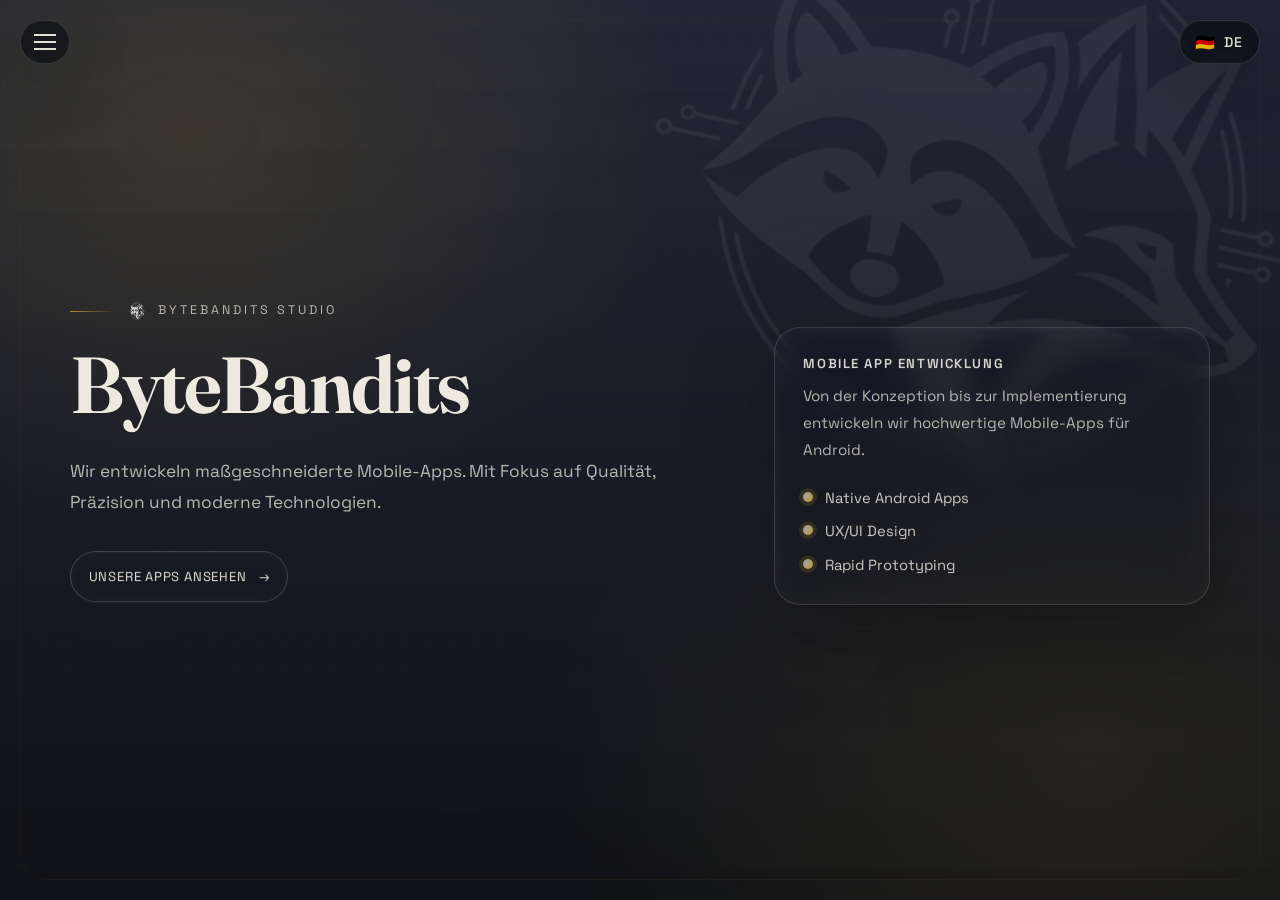
<file: index.html>
<!doctype html>
<html lang="de">
  <head>
    <meta charset="UTF-8" />
    <link rel="icon" type="image/png" href="/favicon.png" />
    <meta name="viewport" content="width=device-width, initial-scale=1.0" />
    <script>
      (function () {
        function isLikelyMobileDevice() {
          try {
            if (navigator.userAgentData && typeof navigator.userAgentData.mobile === 'boolean') {
              return navigator.userAgentData.mobile;
            }
          } catch (e) {}
          return /Android|iPhone|iPad|iPod|Windows Phone|Mobi/i.test(navigator.userAgent);
        }

        function shouldUseMobileExperience() {
          return window.matchMedia('(max-width: 768px)').matches || isLikelyMobileDevice();
        }

        function isMobilePath() {
          var p = window.location.pathname;
          var h = window.location.hash || '';
          return p === '/m' || p.indexOf('/m/') === 0 || h === '#/m' || h.indexOf('#/m/') === 0;
        }

        function getSection() {
          var p = window.location.pathname;
          var h = window.location.hash || '';

          if (h && h[0] === '#' && h.length > 1) {
            var raw = h.slice(1);
            if (raw.indexOf('/m/') === 0) return raw.slice(3).split('/')[0] || null;
            if (raw === '/m') return null;
            if (raw[0] === '/') return raw.slice(1).split('/')[0] || null;
            return raw.split('/')[0] || null;
          }

          if (p.indexOf('/m/') === 0) {
            try {
              return decodeURIComponent(p.slice(3)).split('/')[0] || null;
            } catch (e) {
              return p.slice(3).split('/')[0] || null;
            }
          }

          return null;
        }

        function buildMobileUrl(section) {
          return section ? '/#/m/' + encodeURIComponent(section) : '/#/m';
        }

        function buildDesktopUrl(section) {
          return section ? '/#' + encodeURIComponent(section) : '/';
        }

        // Early redirect (pre-React) to avoid loading the wrong experience.
        var wantsMobile = shouldUseMobileExperience();
        var onMobile = isMobilePath();
        // If someone lands on legacy /m (static hosts may 404 it), canonicalize to hash-route.
        if (window.location.pathname === '/m' || window.location.pathname.indexOf('/m/') === 0) {
          var legacySection = getSection();
          window.location.replace(buildMobileUrl(legacySection));
          return;
        }
        if (wantsMobile !== onMobile) {
          var section = getSection();
          window.location.replace(wantsMobile ? buildMobileUrl(section) : buildDesktopUrl(section));
          return;
        }

        // If we stay on /m, pre-enable scrollable mode ASAP.
        if (onMobile) {
          document.documentElement.classList.add('bb-mobile');
          // body may not exist yet in <head>
          document.addEventListener('DOMContentLoaded', function () {
            document.body && document.body.classList.add('bb-mobile');
          });
        }
      })();
    </script>
    <link rel="preconnect" href="https://fonts.googleapis.com">
    <link rel="preconnect" href="https://fonts.gstatic.com" crossorigin>
    <link href="https://fonts.googleapis.com/css2?family=Fraunces:opsz,wght@9..144,300..800&family=Space+Grotesk:wght@300;400;500;600;700&display=swap" rel="stylesheet">
    <title>ByteBandits - Mobile & Web App Entwicklung</title>
    <script type="module" crossorigin src="/assets/index-CorpIRgm.js"></script>
    <link rel="stylesheet" crossorigin href="/assets/index-Co-J1A8H.css">
  </head>
  <body>
    <div id="root"></div>
  </body>
</html>
</file>
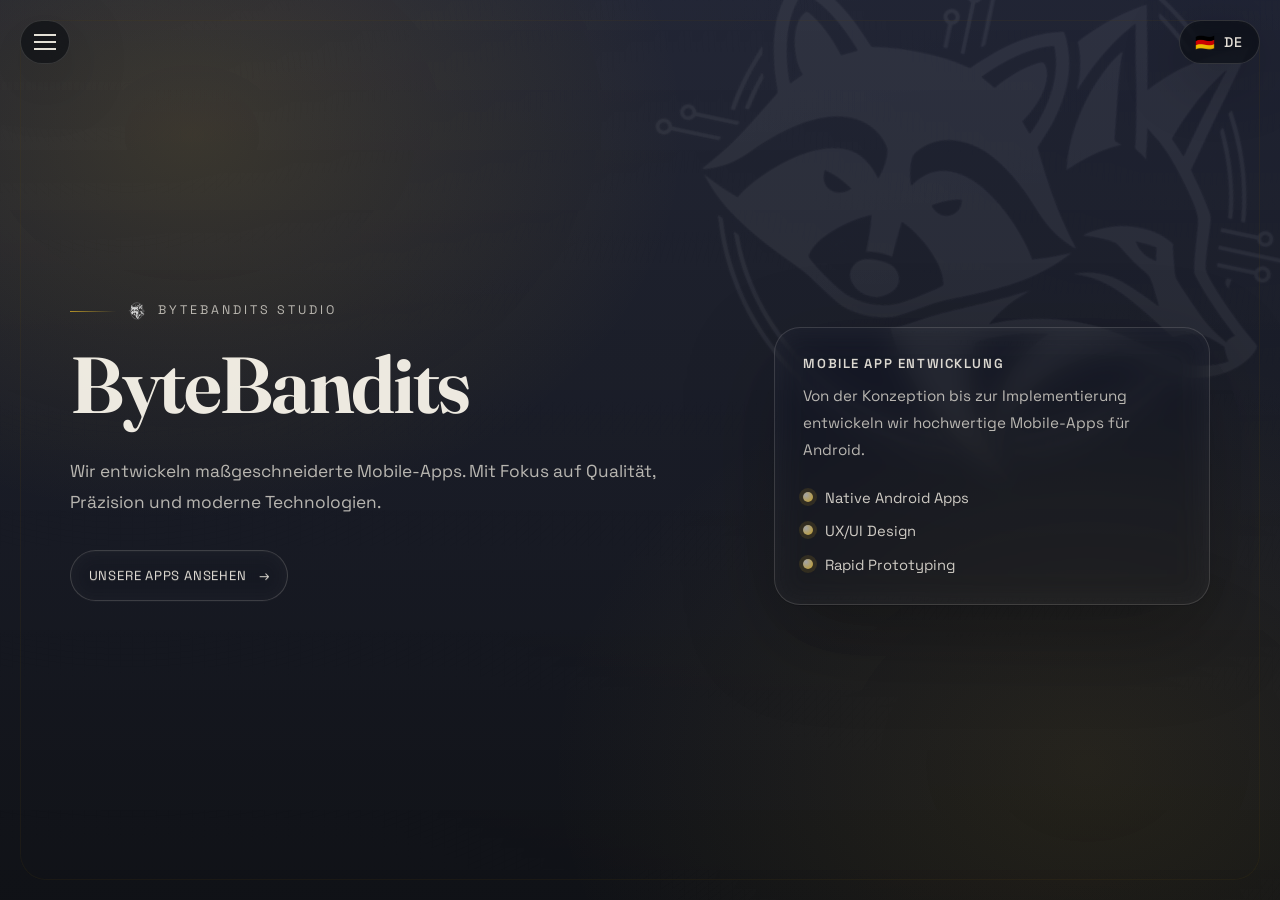
<file: m/index.html>
<!doctype html>
<html lang="en">
  <head>
    <meta charset="UTF-8" />
    <meta name="viewport" content="width=device-width, initial-scale=1.0" />
    <title>Redirecting…</title>
    <meta http-equiv="refresh" content="0; url=/#/m" />
    <script>
      (function () {
        // /m#home cannot be handled by static hosts unless /m exists.
        // This file makes /m exist and forwards to the canonical hash route: /#/m/<section>
        var h = window.location.hash || '';
        var section = null;
        if (h && h[0] === '#' && h.length > 1) section = h.slice(1).split('/')[0] || null;
        var target = section ? '/#/m/' + encodeURIComponent(section) : '/#/m';
        window.location.replace(target);
      })();
    </script>
  </head>
  <body></body>
</html>
</file>
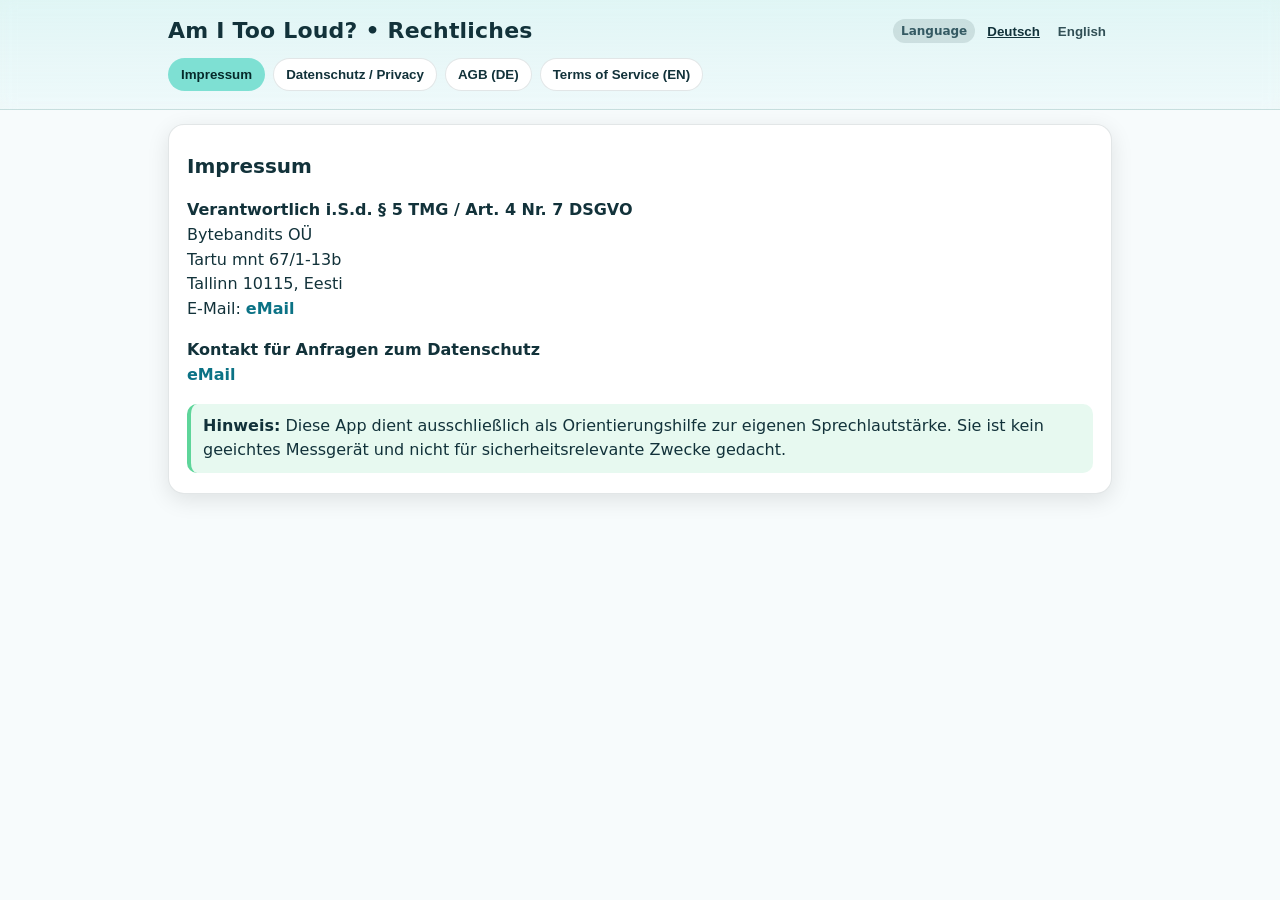
<file: Amitooloud_legal.html>
<!doctype html>
<html lang="de">
<head>
    <meta charset="utf-8">
    <meta name="viewport" content="width=device-width,initial-scale=1">
    <title>Rechtliches • Am I Too Loud?</title>
    <style>
        :root{
          --mint:#7EE0D3;
          --leaf:#8FE388;
          --sun:#FFE08A;
          --pink:#FFB3BA;

          /* Light */
          --ink:#12323A;        /* primäre Textfarbe */
          --softInk:#355A63;    /* sekundär/muted */
          --surface:#F7FBFC;    /* Seitenhintergrund */
          --panel:#FFFFFF;      /* Kartenhelligkeit */
          --panelBorder: rgba(18,50,58,0.12);
          --link:#0b7285;

          --ok:#5ED59A; --warn:#FFD569; --alert:#FF6B6B;
        }

        @media (prefers-color-scheme: dark){
          :root{
            /* Dark (deutlich kontrastreicher) */
            --surface:#0B1518;
            --ink:#F1F6F7;
            --softInk:#C9D7DB;
            --panel: rgba(255,255,255,0.12);      /* mehr Opazität */
            --panelBorder: rgba(255,255,255,0.22);/* klarere Kante */
            --link:#7EE0D3;
          }
          body{ background: var(--surface); color: var(--ink); }
          .tabs button{ color: var(--ink); }
        }

        *{ box-sizing:border-box; }
        html{ -webkit-text-size-adjust:100%; text-size-adjust:100%; }
        body{
          margin:0;
          font-family: system-ui, -apple-system, Segoe UI, Roboto, Inter, Helvetica, Arial, sans-serif;
          background: var(--surface);
          color: var(--ink);
          line-height:1.55;
          font-size:16px;
        }

        header{
          position:sticky; top:0; z-index:5;
          backdrop-filter:saturate(140%) blur(8px);
          background: linear-gradient(180deg, rgba(126,224,211,0.18), rgba(126,224,211,0.06));
          border-bottom:1px solid var(--panelBorder);
        }

        .wrap{ max-width:980px; margin:0 auto; padding: 14px 18px; }
        h1{ margin:0; font-weight:800; font-size:22px; letter-spacing:0.2px; color:var(--ink); }

        .tabs{
          display:flex; flex-wrap:wrap; gap:8px; padding:10px 0 4px 0;
        }
        .tabs button{
          appearance:none; border:1px solid var(--panelBorder);
          background: var(--panel);
          color: var(--ink);
          padding:8px 12px; border-radius:999px; font-weight:700; cursor:pointer;
        }
        .tabs button.active{
          background: var(--mint);
          border-color: transparent;
          color:#062a2b; /* gute Lesbarkeit auf Mint */
        }

        main{ padding: 20px 18px 40px; }

        .card{
          background: var(--panel);
          border:1px solid var(--panelBorder);
          border-radius:16px; padding:20px 18px; margin:0 auto 16px; max-width:980px;
          box-shadow:0 6px 22px rgba(0,0,0,0.10);
        }

        h2{ font-size:20px; margin:6px 0 12px; font-weight:800; color:var(--ink); }
        h3{ font-size:16px; margin:16px 0 8px; font-weight:800; color:var(--ink); }

        /* WICHTIG: Bodytext jetzt volle Primärfarbe, nicht „muted“ */
        p, li{ color: var(--ink); }
        small, .muted{ color: var(--softInk); }

        code{
          background: rgba(18,50,58,0.08);
          padding:2px 6px; border-radius:6px;
          font-family: ui-monospace, SFMono-Regular, Menlo, Consolas, monospace;
        }
        @media (prefers-color-scheme: dark){
          code{ background: rgba(255,255,255,0.12); }
        }

        .langswitch{ display:flex; gap:6px; align-items:center; }
        .langswitch .tag{
          display:inline-block; padding:3px 8px; border-radius:999px;
          background: rgba(18,50,58,0.12); color: var(--softInk); font-size:12px; font-weight:800;
        }
        .langswitch button{
          border:none; background:transparent; font-weight:800; cursor:pointer; color:var(--ink);
          opacity:.85;
        }
        .langswitch button.active{ opacity:1; text-decoration:underline; }

        .notice{
          border-left:4px solid var(--ok);
          padding:10px 12px; border-radius:10px; background: rgba(94,213,154,0.15);
          color: var(--ink);
        }
        @media (prefers-color-scheme: dark){
          .notice{ background: rgba(94,213,154,0.20); }
        }

        a{ color: var(--link); font-weight:700; text-decoration:none; }
        a:hover{ text-decoration:underline; }

        .foot{ text-align:center; font-size:12px; opacity:0.9; margin-top:24px; }
        .hid{ display:none; }
    </style>
</head>
<body>
<header>
    <div class="wrap">
        <div style="display:flex; align-items:center; justify-content:space-between; gap:8px;">
            <h1>Am I Too Loud? • Rechtliches</h1>
            <div class="langswitch" aria-label="Sprachauswahl">
                <span class="tag">Language</span>
                <button id="lang-de" class="active" onclick="setLang('de')">Deutsch</button>
                <button id="lang-en" onclick="setLang('en')">English</button>
            </div>
        </div>
        <nav class="tabs" role="tablist" aria-label="Dokument-Navigation">
            <button class="active" data-tab="imprint" onclick="showTab('imprint')">Impressum</button>
            <button data-tab="privacy" onclick="showTab('privacy')">Datenschutz / Privacy</button>
            <button data-tab="agb" onclick="showTab('agb')">AGB (DE)</button>
            <button data-tab="tos" onclick="showTab('tos')">Terms of Service (EN)</button>
        </nav>
    </div>
</header>

<main class="wrap">
    <!-- IMPRESSUM -->
    <section id="tab-imprint" class="card">
        <h2>Impressum</h2>
        <p><strong>Verantwortlich i.S.d. § 5 TMG / Art. 4 Nr. 7 DSGVO</strong><br>
            <span id="org-de">Bytebandits OÜ</span><br>
            Tartu mnt 67/1-13b<br>
            Tallinn 10115, Eesti<br>
            E-Mail: <a href="mailto:[max@byte-bandits.com]">eMail</a><br>
        </p>
        <p><strong>Kontakt für Anfragen zum Datenschutz</strong><br>
            <a href="mailto:[max@byte-bandits.com]">eMail</a>
        </p>
        <div class="notice"><strong>Hinweis:</strong> Diese App dient ausschließlich als Orientierungshilfe zur eigenen Sprechlautstärke. Sie ist kein geeichtes Messgerät und nicht für sicherheitsrelevante Zwecke gedacht.</div>
    </section>

    <!-- DATENSCHUTZ -->
    <section id="tab-privacy" class="card">
        <h2>Datenschutzerklärung (DE)</h2>
        <p>Diese App verarbeitet Audio-Pegel lokal auf deinem Gerät, um dir Live-Feedback zu geben. Es werden <strong>keine Sprachinhalte gespeichert</strong> und <strong>keine personenbezogenen Daten</strong> an Server übertragen.</p>

        <h3>1. Verantwortlicher</h3>
        <p><span class="muted">Siehe Impressum.</span></p>

        <h3>2. Verarbeitete Datenkategorien</h3>
        <ul>
            <li><strong>Mikrofon-Pegel (dBFS)</strong> – fortlaufende Amplitudenwerte zur Anzeige von grün/gelb/rot. <em>Die Verarbeitung erfolgt ausschließlich lokal on-device.</em></li>
            <li><strong>Temporäre Audiodatei</strong> – zur Pegelerfassung legt die App eine <em>temporäre</em> Datei im App-Cache an und löscht sie beim Stoppen der Messung (Best-Effort).</li>
            <li><strong>Einstellungsdaten</strong> – Onboarding-Status (<code>SharedPreferences</code>) sowie Grenzwerte (zur Laufzeit im Speicher). Keine Cloud-Synchronisation.</li>
        </ul>

        <h3>3. Zwecke & Rechtsgrundlagen</h3>
        <ul>
            <li><strong>Zweck:</strong> Anzeige der eigenen Lautstärke in Echtzeit.</li>
            <li><strong>Rechtsgrundlage:</strong> Art. 6 Abs. 1 lit. b DSGVO (Vertrag/ Nutzung der App) und Art. 6 Abs. 1 lit. a DSGVO (Einwilligung in Mikrofonzugriff über das Betriebssystem-Prompt).</li>
        </ul>

        <h3>4. Empfänger & Drittlandtransfer</h3>
        <p>Keine Übermittlung an Dritte, keine Serverkommunikation, kein Drittlandtransfer.</p>

        <h3>5. Speicherdauer</h3>
        <ul>
            <li>Temporäre Audiodatei: wird beim Stoppen entfernt (Best-Effort). </li>
            <li>Onboarding-Flag: bis Zurücksetzen/Deinstallation.</li>
        </ul>

        <h3>6. Bereitstellungspflicht</h3>
        <p>Ohne Mikrofonberechtigung ist die Kernfunktion nicht nutzbar.</p>

        <h3>7. Rechte der betroffenen Personen</h3>
        <p>Du hast Rechte nach Art. 15–21 DSGVO (Auskunft, Berichtigung, Löschung, Einschränkung, Widerspruch). Wende dich an den im Impressum genannten Kontakt.</p>

        <h3>8. Sicherheit</h3>
        <p>Verarbeitung erfolgt lokal. Es findet keine Profilbildung statt.</p>

        <h3>9. Drittanbieter-Bibliotheken (on-device)</h3>
        <ul>
            <li>Flutter (UI-Framework)</li>
            <li>record (Mikrofonzugriff, Pegel), permission_handler, path_provider</li>
            <li>shared_preferences (Onboarding-Flag), url_launcher (Links öffnen)</li>
        </ul>

        <hr style="margin:18px 0; opacity:.3;">

        <h2>Privacy Policy (EN)</h2>
        <p>This app processes <strong>microphone levels locally on your device</strong> to provide real-time feedback. <strong>No speech content is stored</strong> and <strong>no personal data</strong> is sent to any server.</p>

        <h3>1. Controller</h3>
        <p><span class="muted">See imprint.</span></p>

        <h3>2. Data Categories</h3>
        <ul>
            <li><strong>Microphone level (dBFS)</strong> – amplitude values for green/yellow/red. Processing is strictly on-device.</li>
            <li><strong>Temporary audio file</strong> – created in cache for level capture and removed on stop (best-effort).</li>
            <li><strong>Settings</strong> – onboarding flag (<code>SharedPreferences</code>) and threshold values (in-memory). No cloud sync.</li>
        </ul>

        <h3>3. Purposes & Legal Bases</h3>
        <ul>
            <li><strong>Purpose:</strong> real-time loudness feedback.</li>
            <li><strong>Legal bases:</strong> GDPR Art. 6(1)(b) (app use/contract) and Art. 6(1)(a) (OS-level microphone permission).</li>
        </ul>

        <h3>4. Recipients & Transfers</h3>
        <p>No disclosure to third parties, no server communication, no third-country transfers.</p>

        <h3>5. Retention</h3>
        <ul>
            <li>Temp audio file: removed on stop (best-effort).</li>
            <li>Onboarding flag: until reset/uninstall.</li>
        </ul>

        <h3>6. Data Subject Rights</h3>
        <p>GDPR rights (access, rectification, erasure, restriction, objection). Contact as per imprint.</p>

        <h3>7. Security</h3>
        <p>Processing is local; no profiling.</p>

        <h3>8. Third-party libraries (on-device)</h3>
        <p>See “Licenses & Permissions”.</p>
    </section>

    <!-- AGB (DE) -->
    <section id="tab-agb" class="card hid">
        <h2>Allgemeine Geschäftsbedingungen (AGB)</h2>
        <p class="muted">Diese AGB regeln die Nutzung der App „Am I Too Loud?“. Trage ggf. abweichende Zahlungs-/Lizenzinfos ein.</p>

        <h3>1. Geltungsbereich</h3>
        <p>Diese AGB gelten zwischen dem/der Anbieter:in (siehe Impressum) und den Nutzenden der App.</p>

        <h3>2. Leistungsbeschreibung</h3>
        <p>Die App bietet Orientierung zur eigenen Sprechlautstärke über farbliches Live-Feedback. Es handelt sich nicht um ein geeichtes Messgerät und nicht um eine medizinische oder sicherheitsrelevante Anwendung.</p>

        <h3>3. Nutzungsvoraussetzungen</h3>
        <p>Erforderlich ist die Mikrofonberechtigung des Geräts. Die Verfügbarkeit kann je nach Gerät/OS variieren.</p>

        <h3>4. Preise & Zahlung</h3>
        <p>[Trage hier ein: kostenlos / Kaufpreis / ggf. zukünftige In-App-Käufe.]</p>

        <h3>5. Rechte an der App</h3>
        <p>Alle Rechte verbleiben beim/bei der Anbieter:in. Nutzenden wird eine einfache, nicht übertragbare Lizenz zur Installation und Nutzung auf ihren Geräten eingeräumt.</p>

        <h3>6. Verbotene Nutzungen</h3>
        <ul>
            <li>Reverse Engineering, Dekompilieren (soweit rechtlich unzulässig),</li>
            <li>Weitergabe an Dritte ohne Zustimmung,</li>
            <li>Nutzung in sicherheitskritischen Umgebungen.</li>
        </ul>

        <h3>7. Gewährleistung / Haftung</h3>
        <p>Die App wird „wie besehen“ bereitgestellt. Bei Vorsatz und grober Fahrlässigkeit haftet der/die Anbieter:in unbeschränkt. Im Übrigen ist die Haftung auf vorhersehbare, vertragstypische Schäden begrenzt; die Haftung für Schäden aus der Verletzung des Lebens, des Körpers oder der Gesundheit bleibt unberührt.</p>

        <h3>8. Updates</h3>
        <p>Es besteht kein Anspruch auf bestimmte Updates oder Funktionsumfänge.</p>

        <h3>9. Laufzeit & Kündigung</h3>
        <p>Die Nutzung ist zeitlich unbefristet; sie endet durch Deinstallation oder Widerruf der Nutzungsrechte bei Verstößen.</p>

        <h3>10. Schlussbestimmungen</h3>
        <p>Es gilt deutsches Recht. Verbraucherrechtlich zwingende Vorschriften bleiben unberührt. Gerichtsstand ist — soweit zulässig — Deutschland.</p>
    </section>

    <!-- TERMS (EN) -->
    <section id="tab-tos" class="card hid">
        <h2>Terms of Service</h2>

        <h3>1. Scope</h3>
        <p>These Terms govern your use of the “Am I Too Loud?” app.</p>

        <h3>2. Service</h3>
        <p>The app provides indicative feedback on your speaking loudness. It is not a calibrated sound level meter and must not be used for medical or safety-critical purposes.</p>

        <h3>3. Requirements</h3>
        <p>The app requires microphone permission. Availability may vary by device/OS.</p>

        <h3>4. Fees</h3>
        <p>[Insert: free / one-time purchase / future in-app purchases].</p>

        <h3>5. License</h3>
        <p>Non-exclusive, non-transferable license for installation and use on your devices. All rights reserved by the provider.</p>

        <h3>6. Acceptable Use</h3>
        <ul>
            <li>No reverse engineering or decompilation where prohibited by law,</li>
            <li>No redistribution without permission,</li>
            <li>No use in safety-critical environments.</li>
        </ul>

        <h3>7. Warranty & Liability</h3>
        <p>Provided “as is”. Liability is unlimited for intent and gross negligence; otherwise limited to foreseeable, typical damages. Liability for death, personal injury or health impairment remains unaffected.</p>

        <h3>8. Updates</h3>
        <p>No entitlement to specific features or updates.</p>

        <h3>9. Term & Termination</h3>
        <p>Indefinite term; ends upon uninstall or revocation for breach.</p>

        <h3>10. Governing Law</h3>
        <p>German law applies. Mandatory consumer protection rules remain unaffected. Place of jurisdiction, where permitted, is Germany.</p>
    </section>
</main>

<script>
    // Tab-Steuerung
    function showTab(id){
      for (const b of document.querySelectorAll('.tabs button')) {
        b.classList.toggle('active', b.dataset.tab === id);
      }
      for (const s of document.querySelectorAll('main .card')) {
        s.classList.toggle('hid', s.id !== 'tab-'+id);
      }
      // Scroll an den Anfang des Inhalts
      window.scrollTo({top:0, behavior:'smooth'});
    }
    // Sprache: blendet jeweils DE/EN-Abschnitte in der Datenschutzkarte ein/aus
    function setLang(l){
      document.getElementById('lang-de').classList.toggle('active', l==='de');
      document.getElementById('lang-en').classList.toggle('active', l==='en');
      const privacy = document.getElementById('tab-privacy');
      // einfache Steuerung: EN-Abschnitte sind die Elemente nach dem HR
      const nodes = privacy.querySelectorAll('h2,h3,p,ul,ol,hr');
      let en = false;
      nodes.forEach(n=>{
        if(n.tagName==='HR') { en = true; n.style.display = (l==='en')?'block':'none'; return; }
        if(!en){ n.style.display = (l==='de')?'':'none'; }
        else   { n.style.display = (l==='en')?'':'none'; }
      });
      // Imprint fields could be the same — we keep them DE by default
    }
    // Init
    document.addEventListener('DOMContentLoaded', ()=>{
      showTab('imprint'); setLang('de');
      document.getElementById('year').textContent = new Date().getFullYear();
    });
</script>
</body>
</html>
</file>
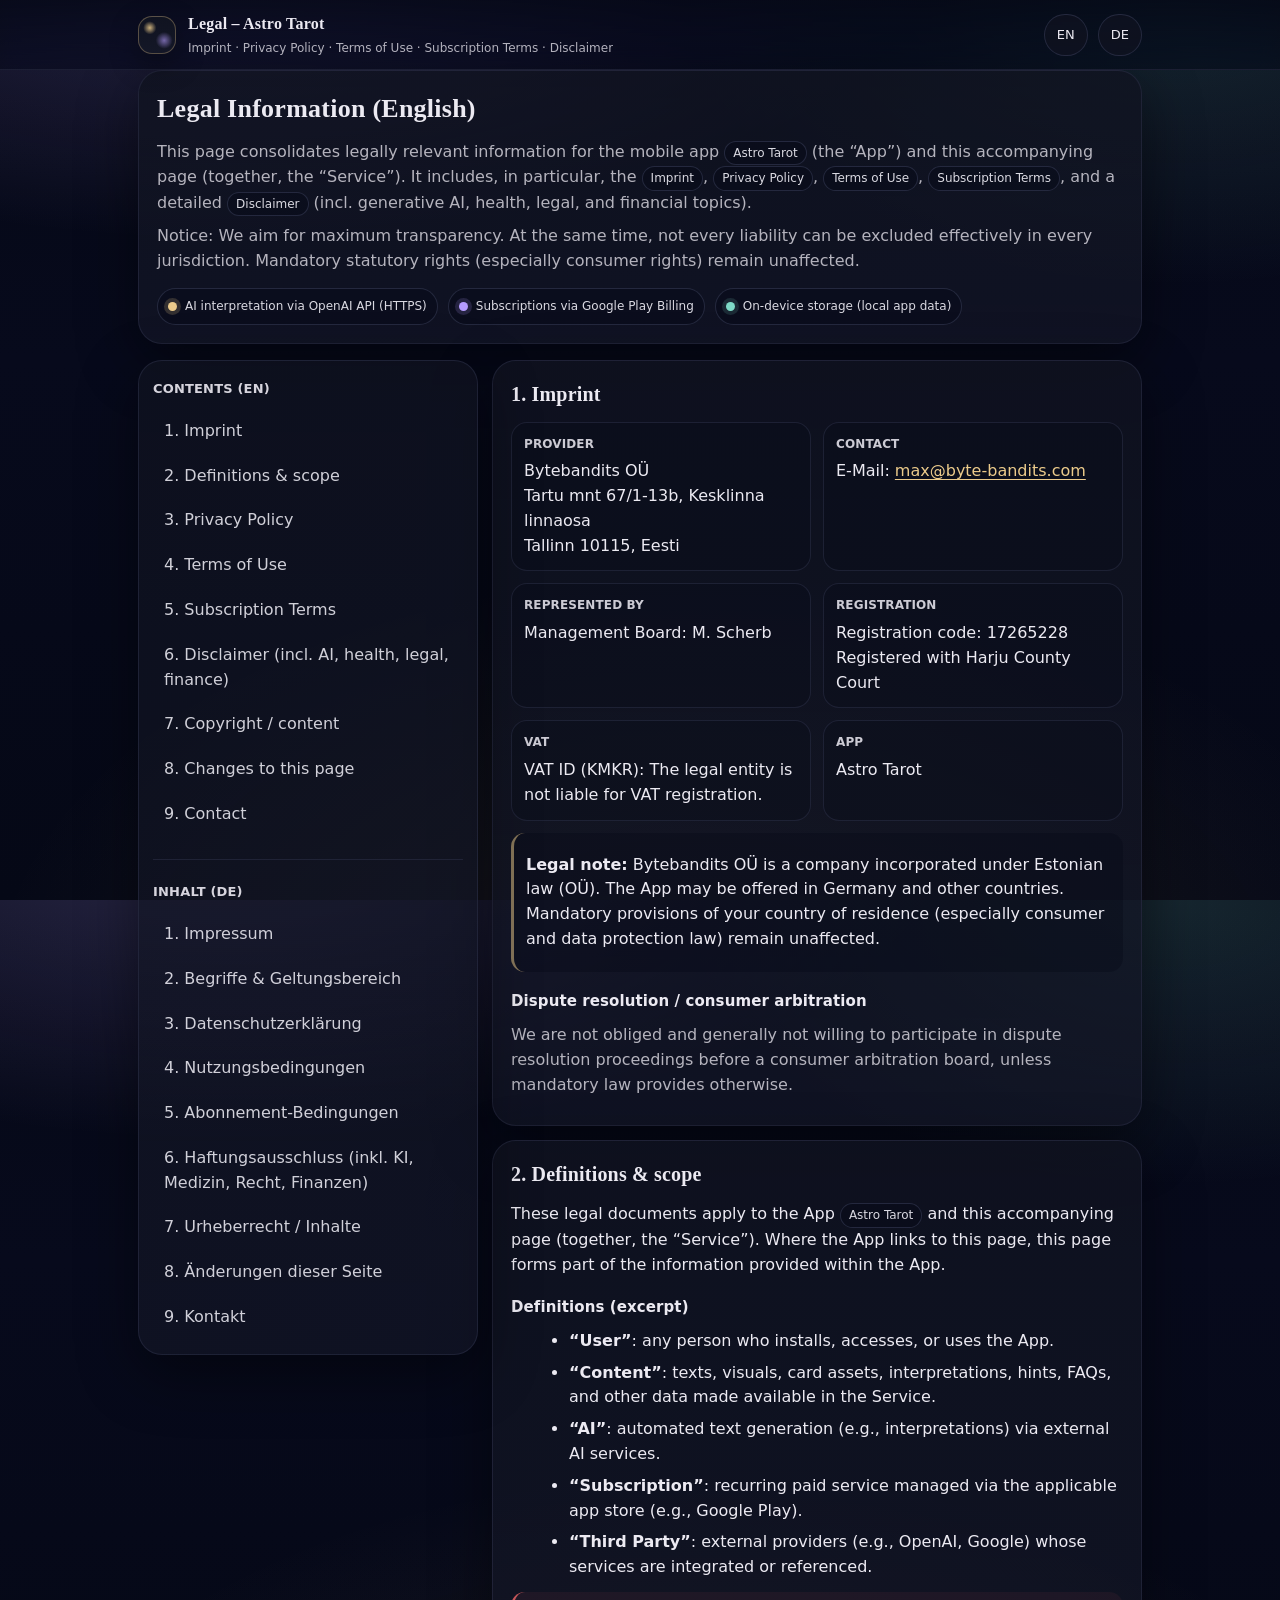
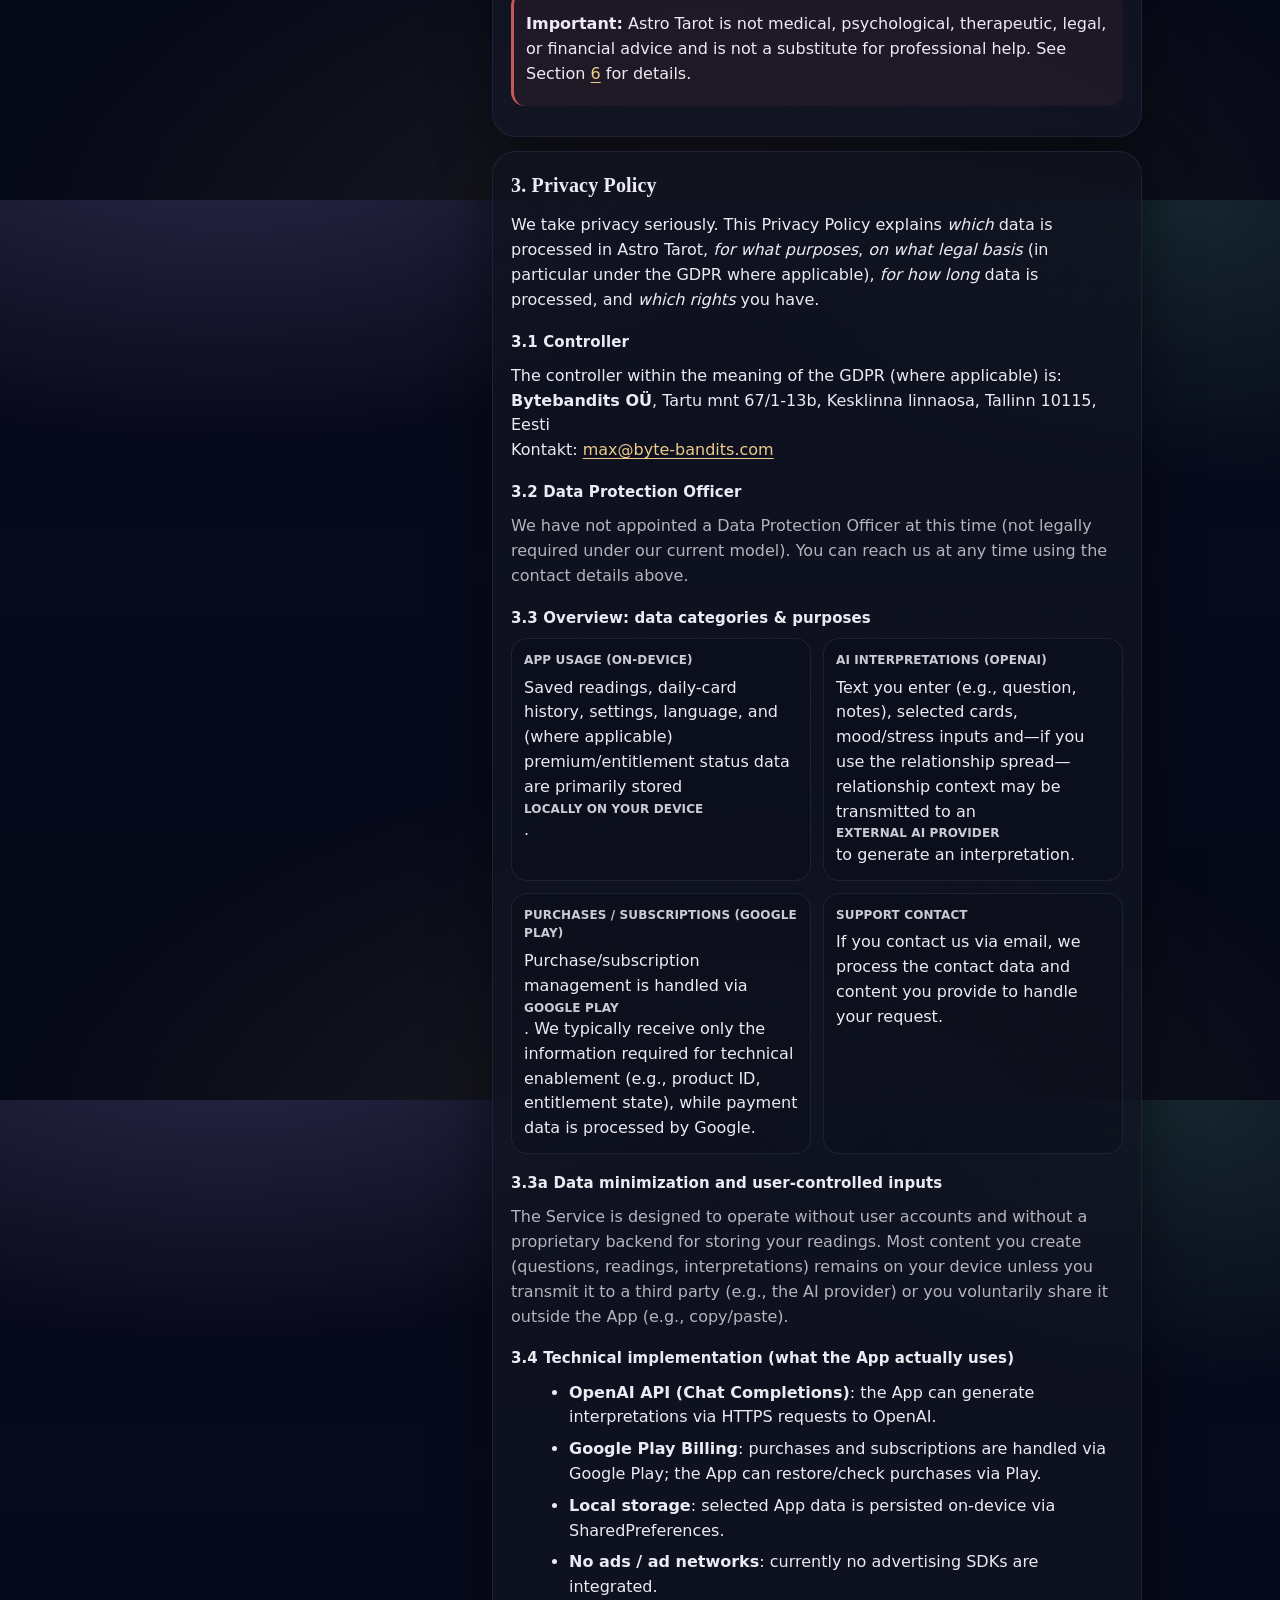
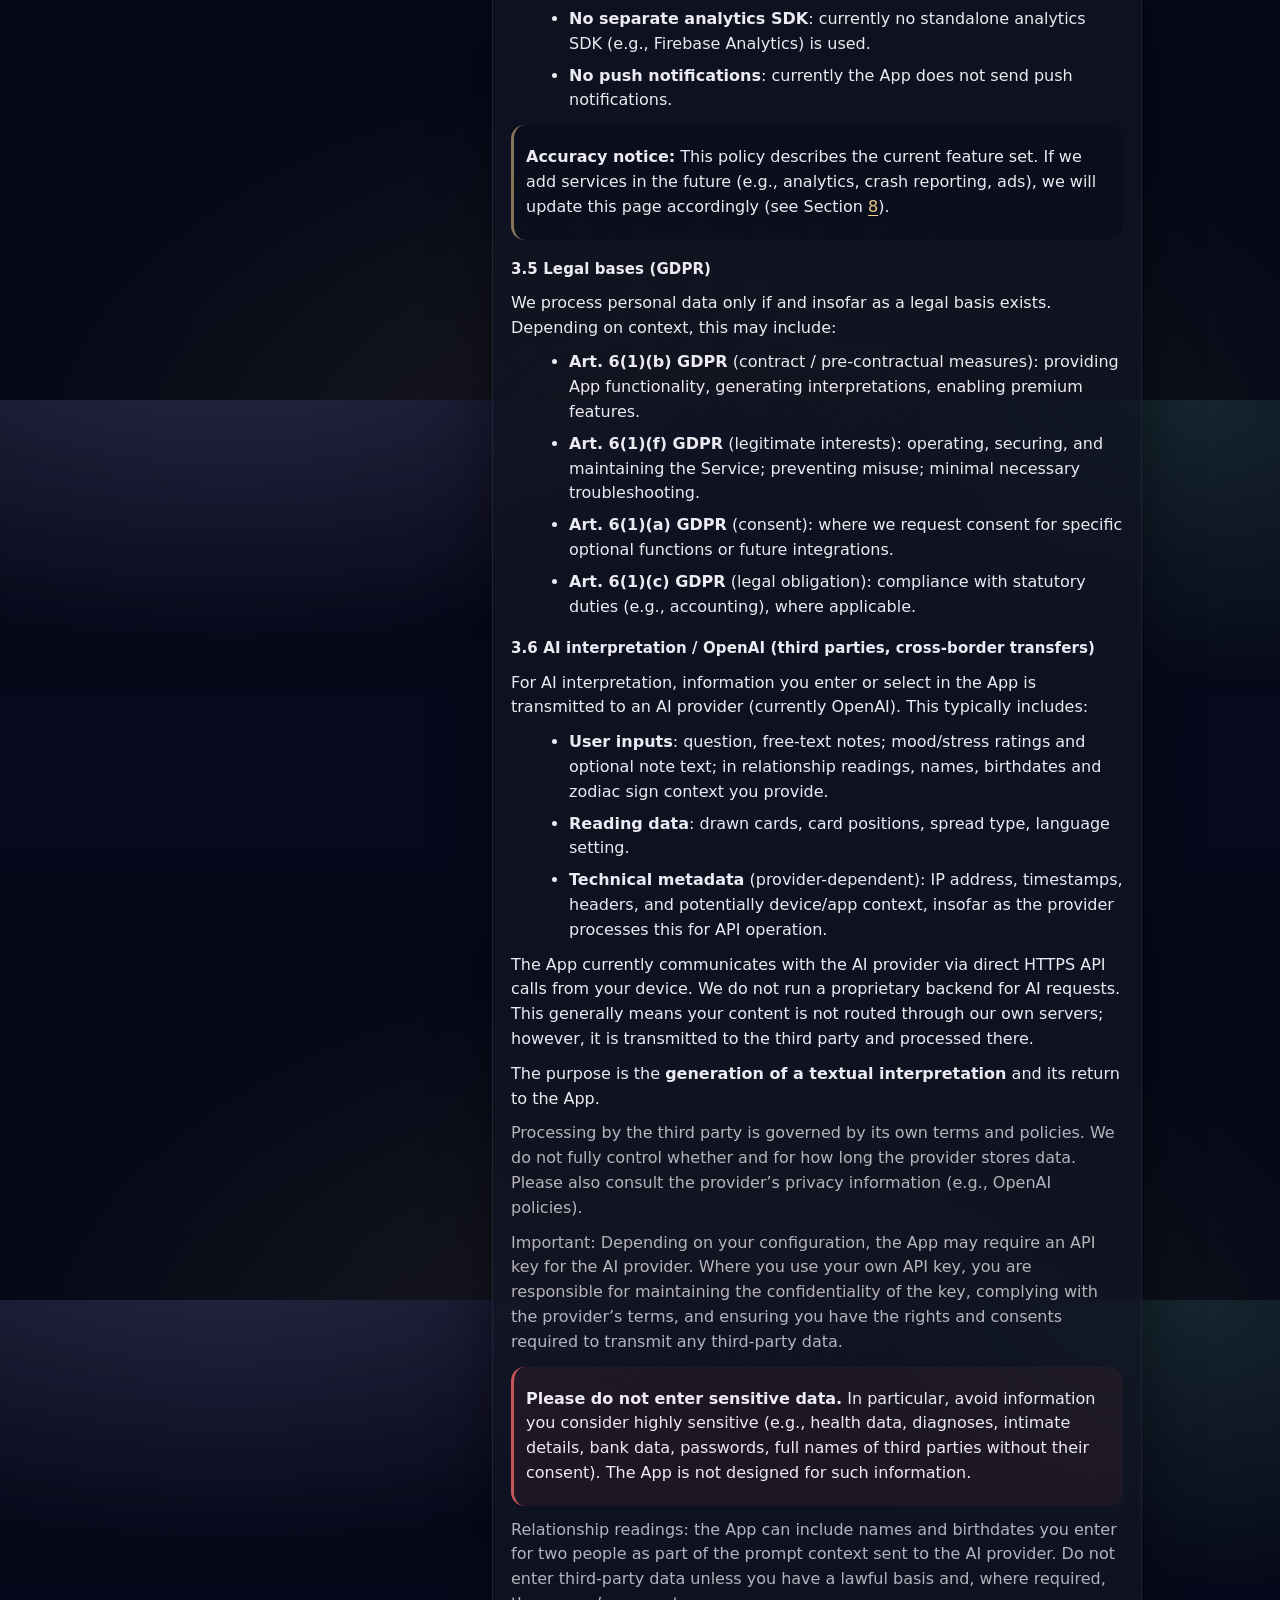
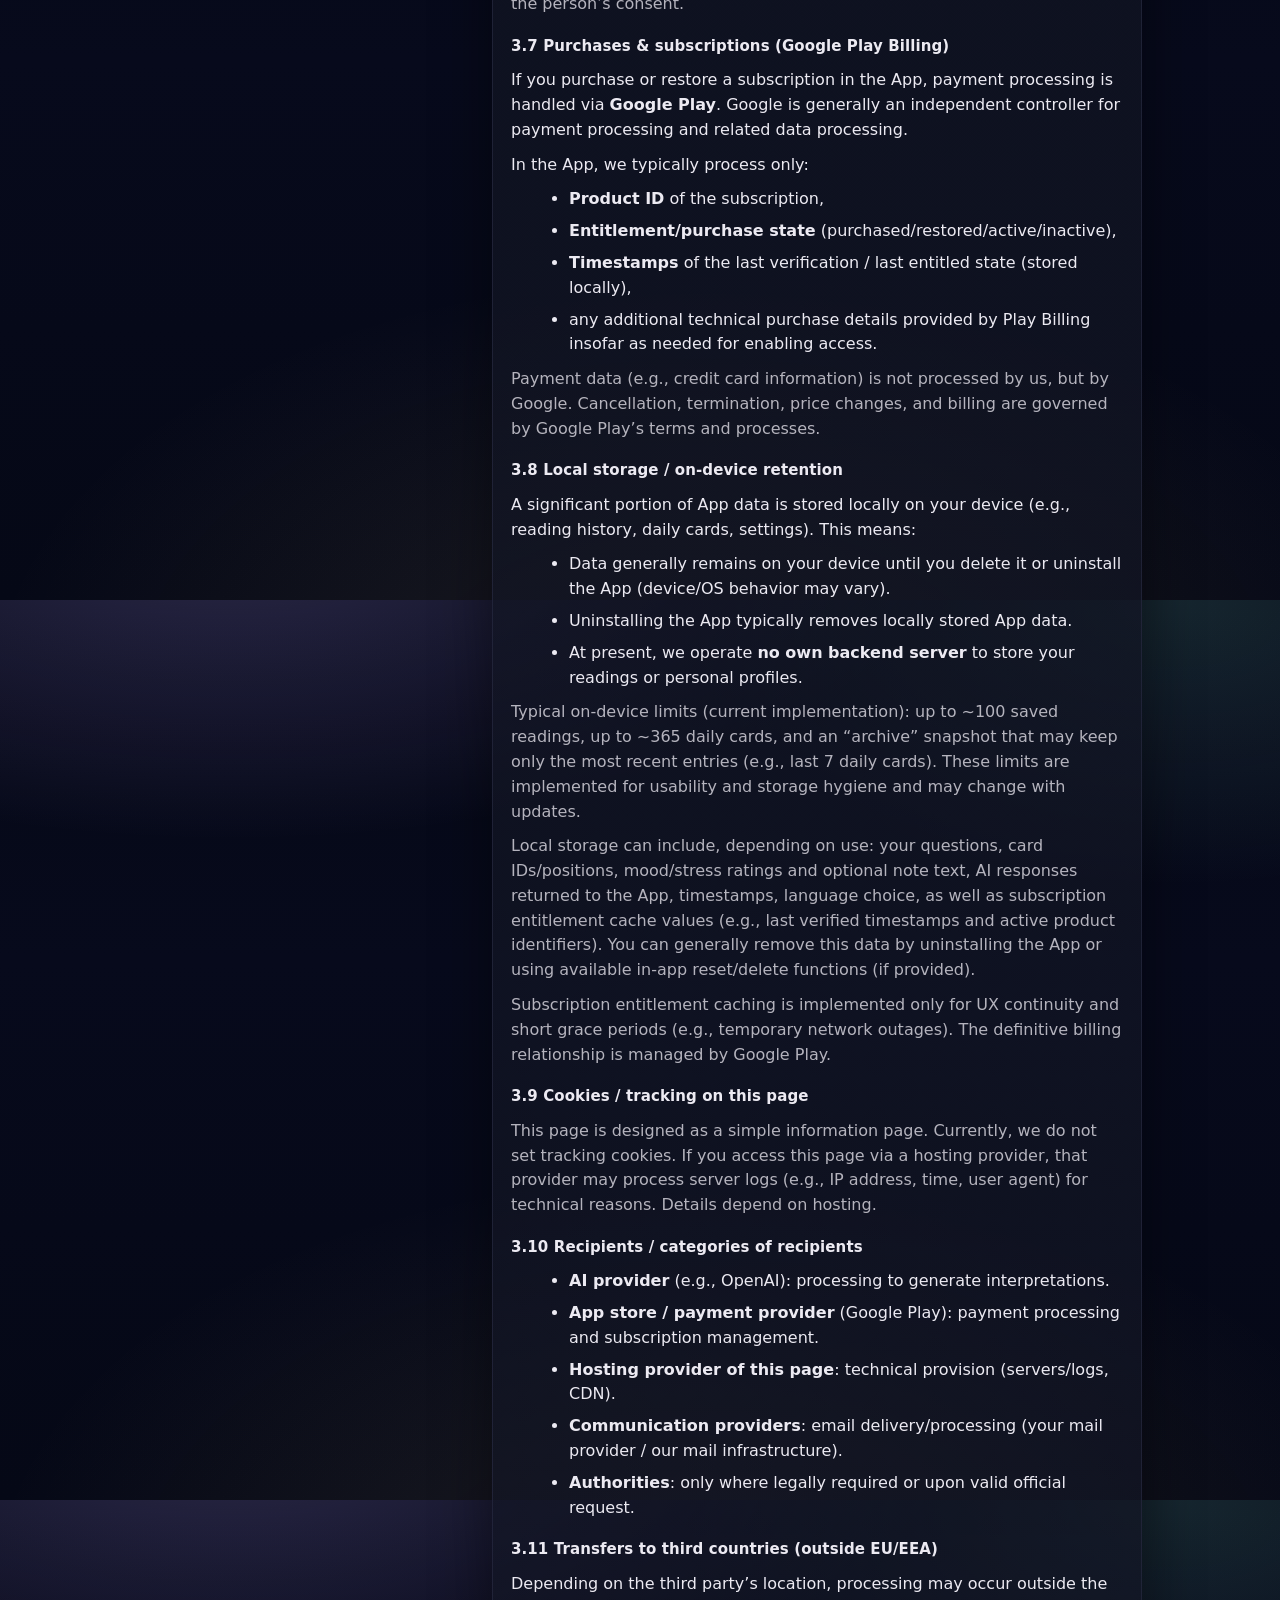
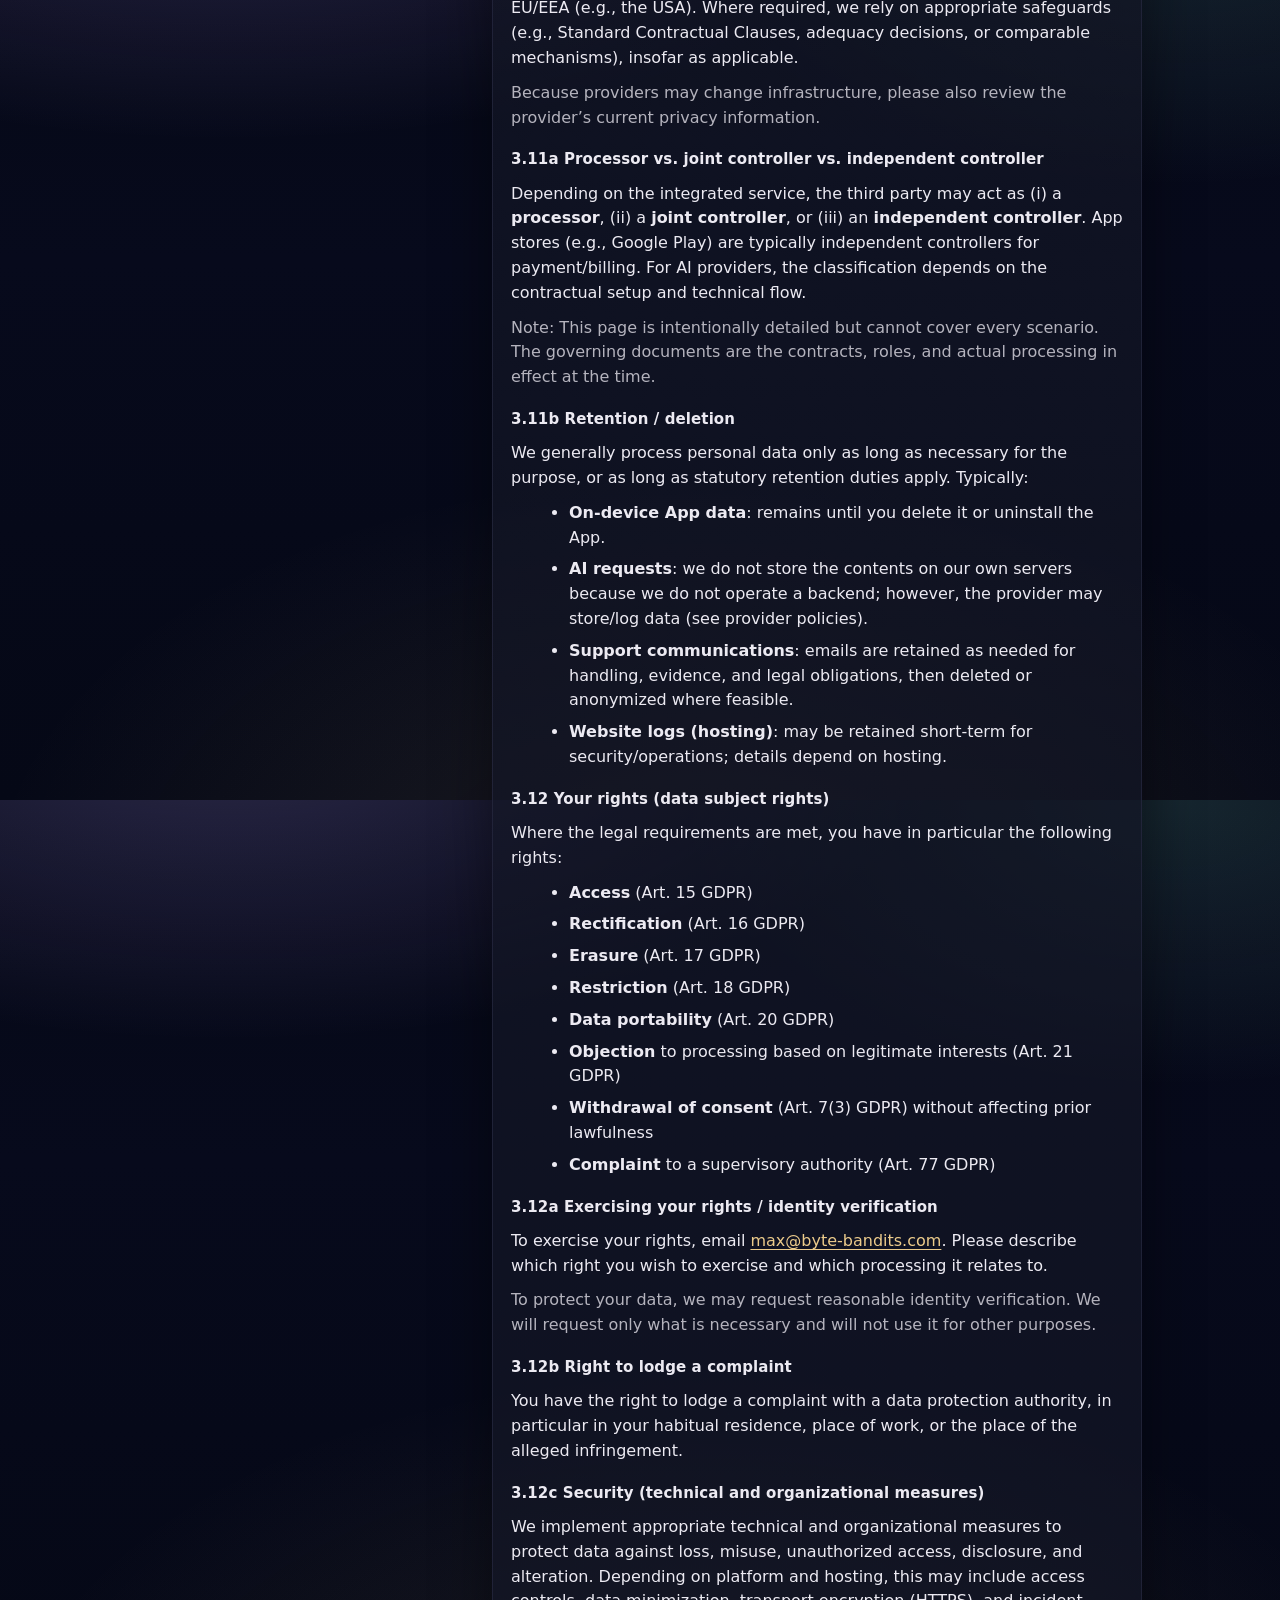
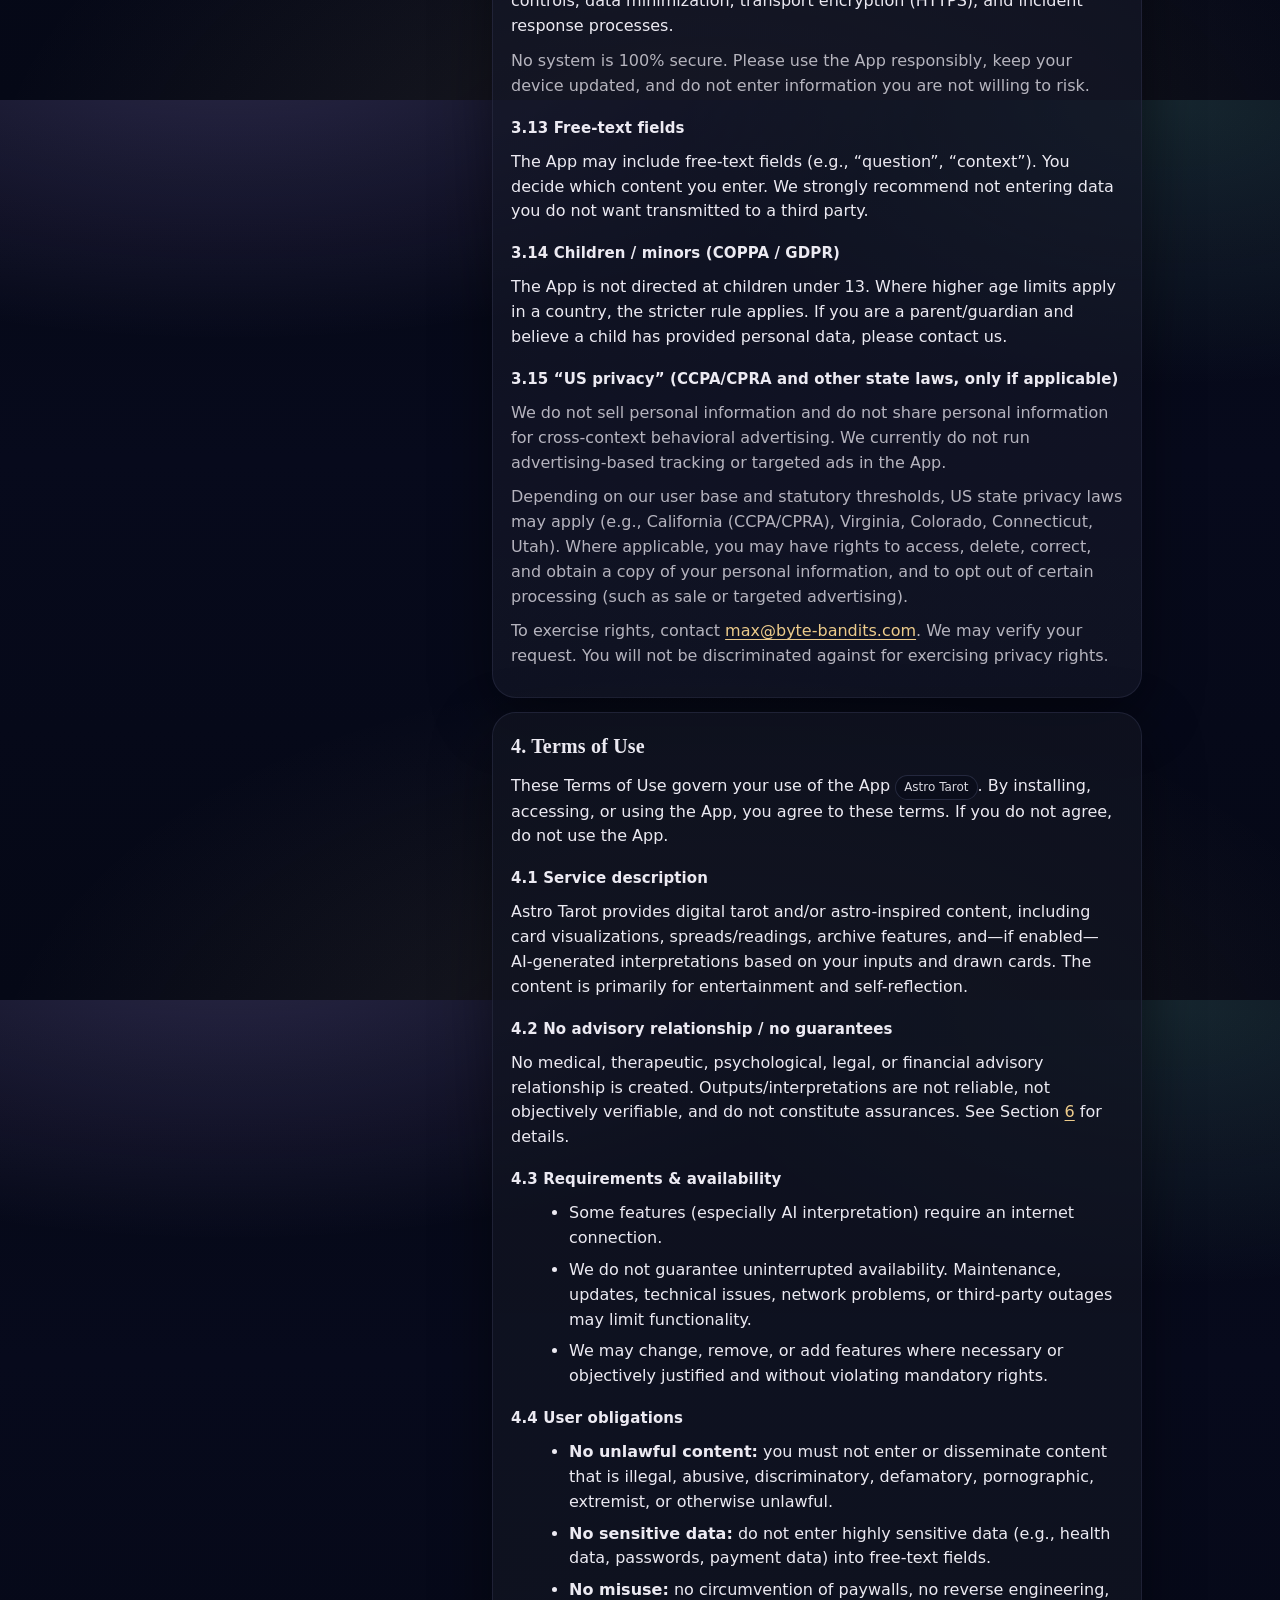
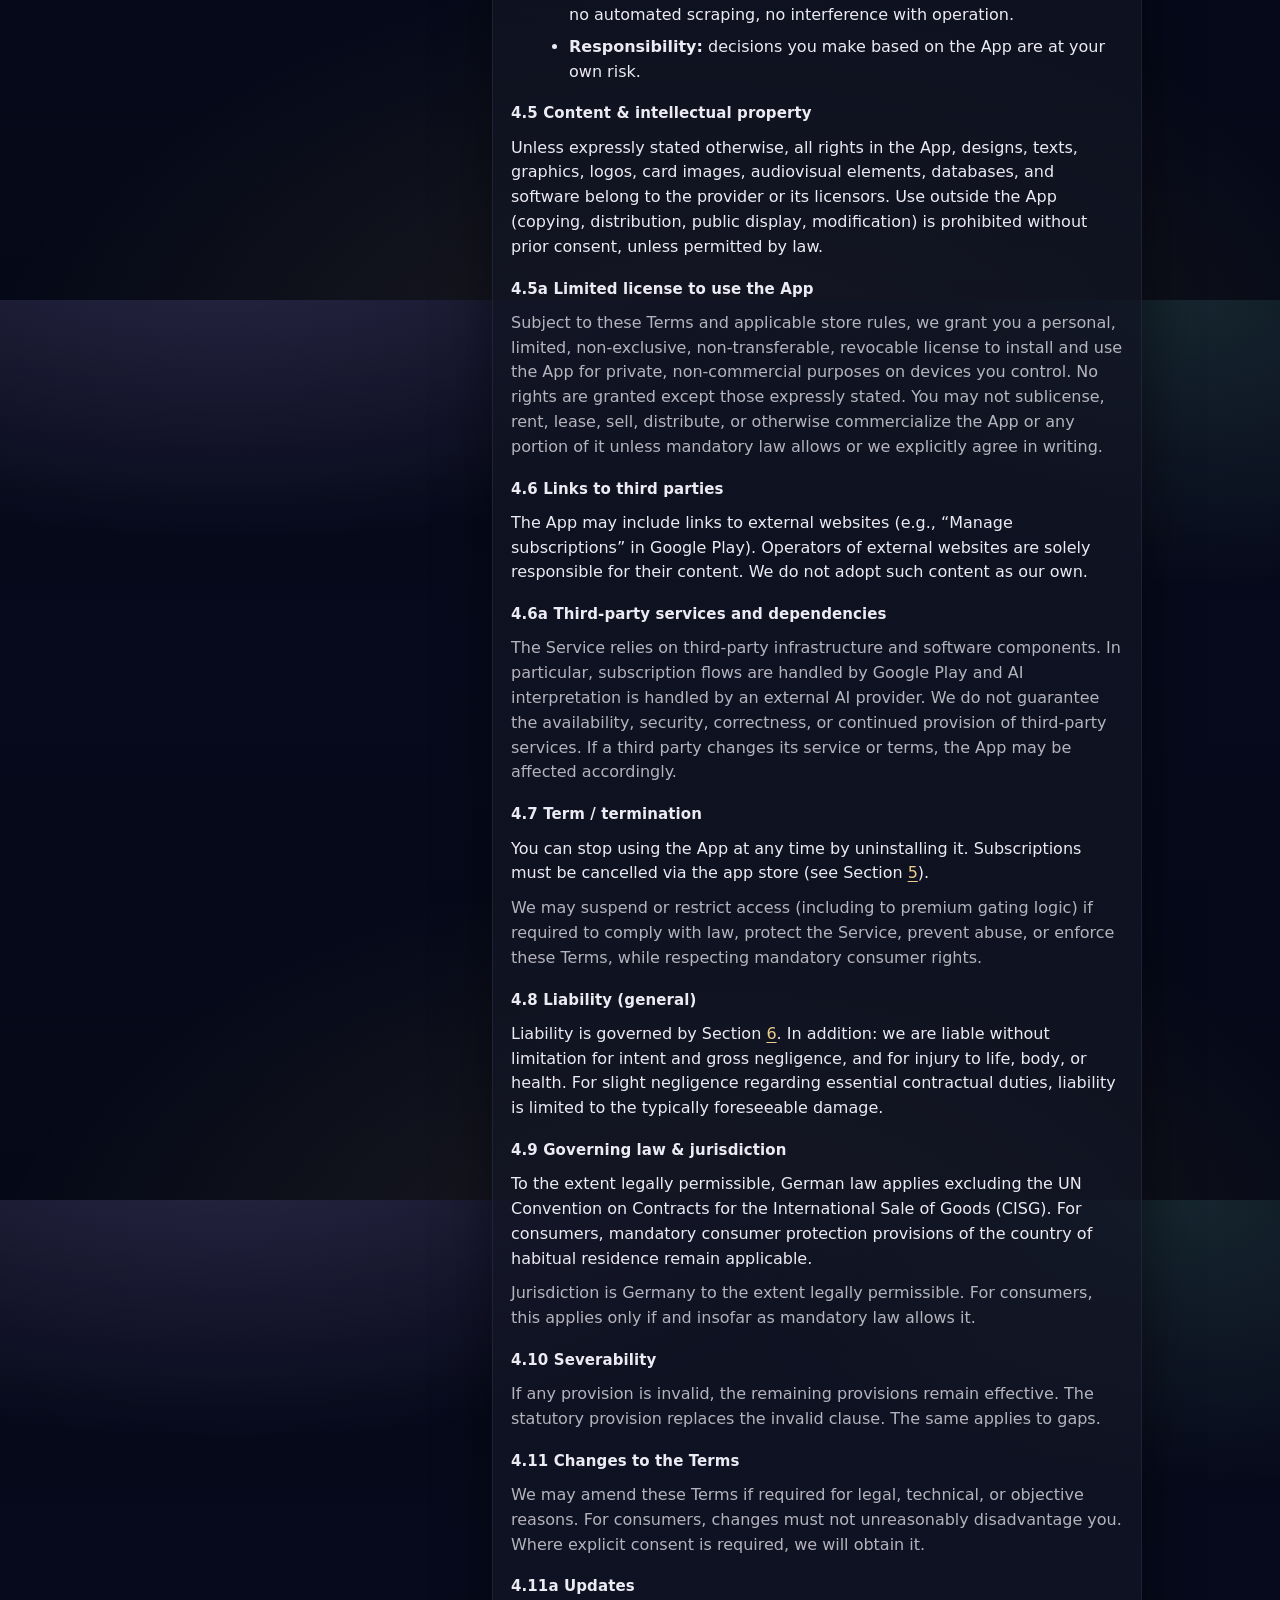
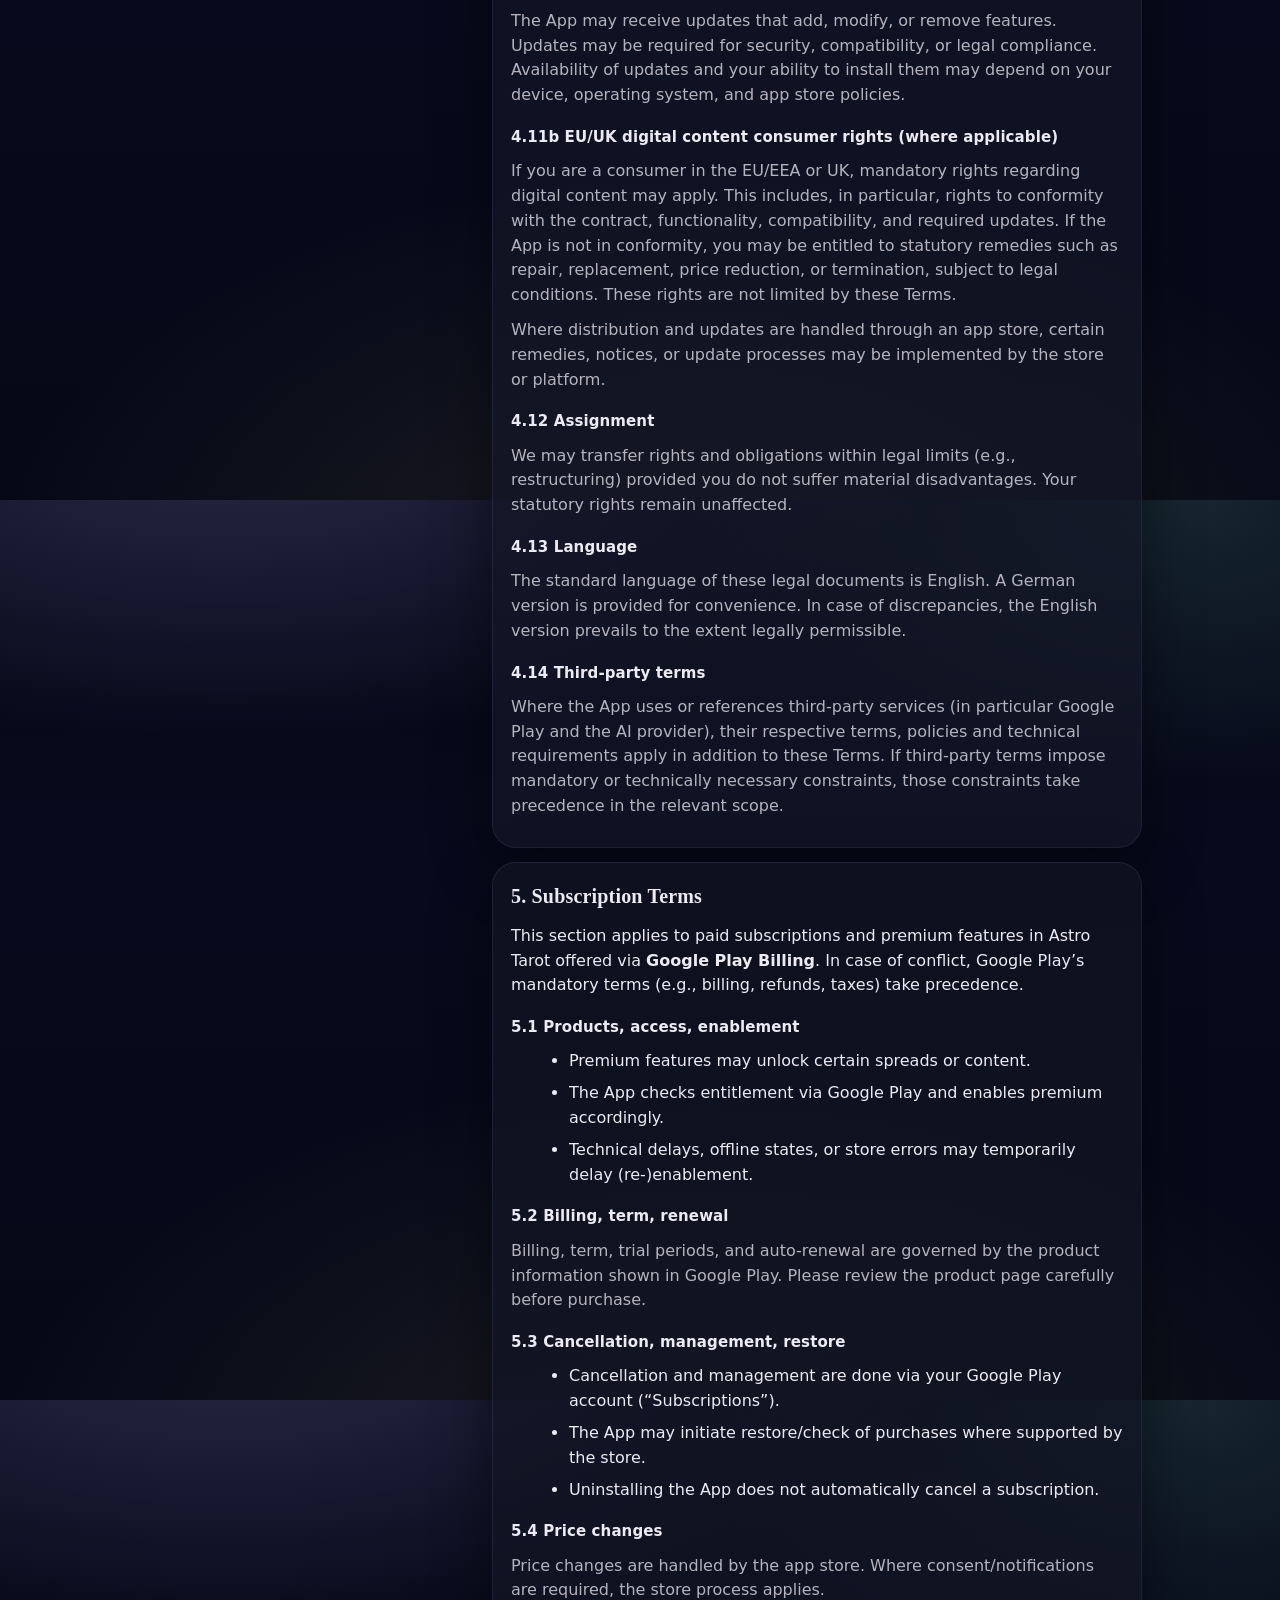
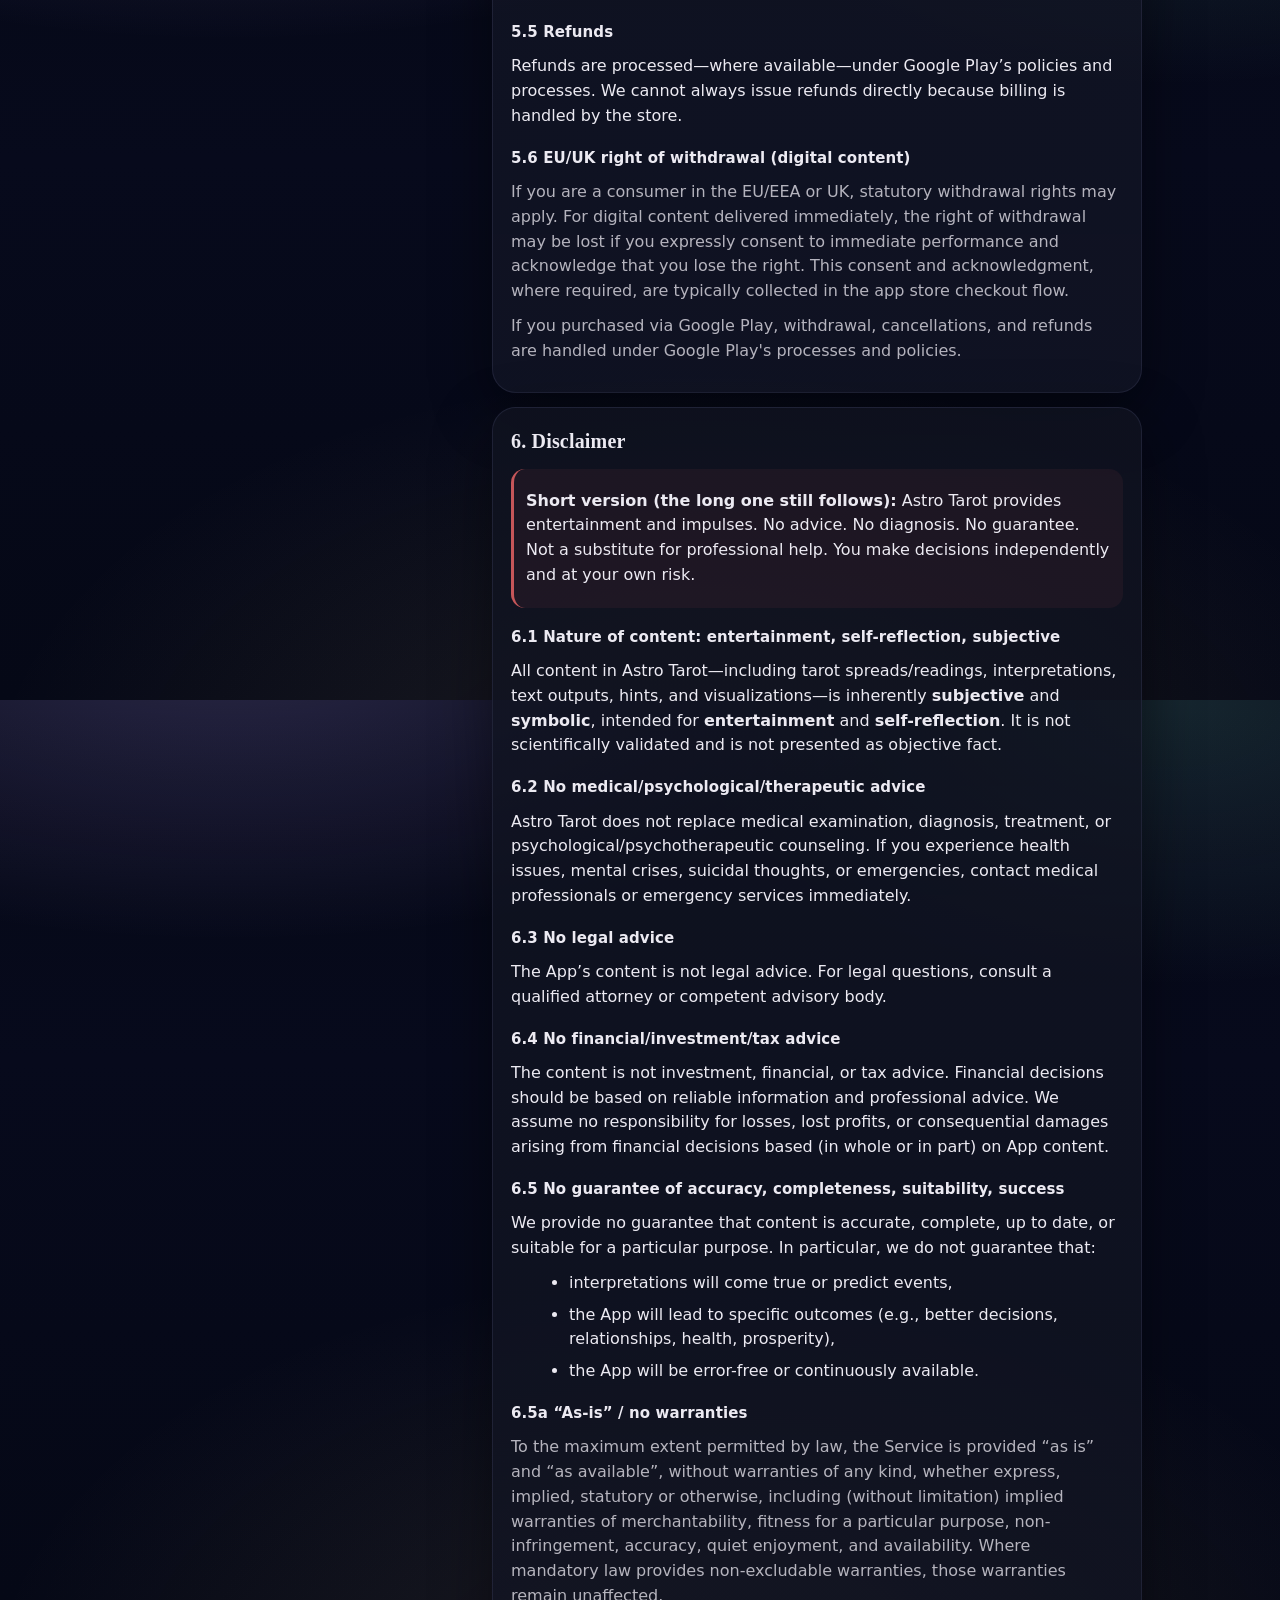
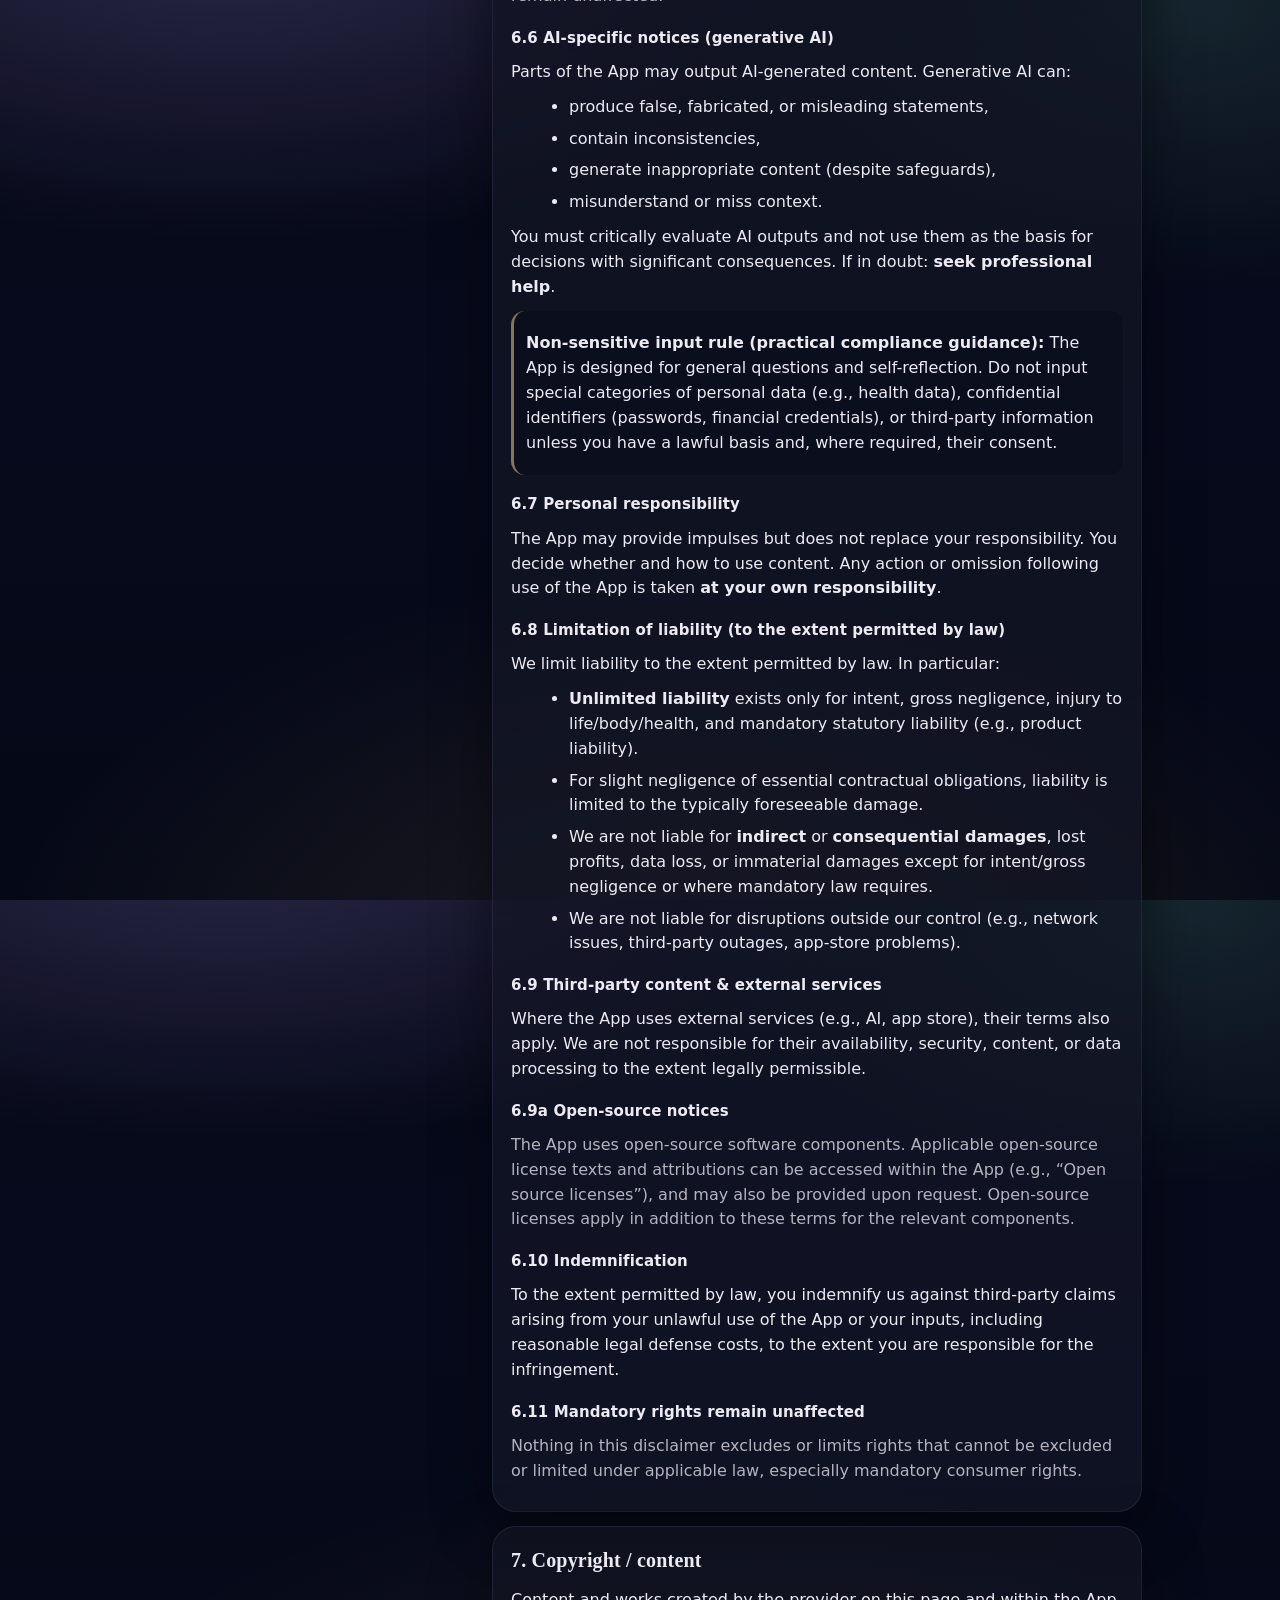
<file: Astro_Tarot_legal.html>
<!doctype html>
<html lang="en">
  <head>
    <meta charset="utf-8" />
    <meta name="viewport" content="width=device-width, initial-scale=1" />
    <meta name="color-scheme" content="dark light" />
    <title>Legal – Astro Tarot</title>
    <meta name="description" content="Imprint, Privacy Policy, Terms of Use, Subscription Terms and Disclaimer for Astro Tarot (English + German)." />
    <style>
      :root{
        --midnight:#050816;
        --surface:#101320;
        --surfaceAlt:#141727;
        --outline:#2A2E45;
        --text:#ECEAF2;
        --muted:rgba(236,234,242,.75);
        --gold:#ECCB8B;
        --amethyst:#B59CFF;
        --teal:#7EDAC7;
        --danger:#FF6B6B;
        --shadow:0 18px 60px rgba(0,0,0,.45);
        --radius:18px;
        --radiusLg:24px;
        --max:1040px;
      }

      *{box-sizing:border-box}
      html,body{height:100%}
      body{
        margin:0;
        font-family: ui-sans-serif, system-ui, -apple-system, Segoe UI, Roboto, Helvetica, Arial, "Apple Color Emoji","Segoe UI Emoji";
        color:var(--text);
        background:
          radial-gradient(1200px 520px at 18% -8%, rgba(181,156,255,.22), transparent 60%),
          radial-gradient(900px 520px at 92% 0%, rgba(126,218,199,.14), transparent 55%),
          radial-gradient(1200px 700px at 55% 110%, rgba(236,203,139,.10), transparent 60%),
          linear-gradient(180deg, var(--midnight), #070a1c 40%, var(--midnight));
        line-height:1.55;
      }

      a{color:var(--gold); text-underline-offset:3px}
      a:hover{color:#ffe0a8}
      code,pre{font-family: ui-monospace, SFMono-Regular, Menlo, Monaco, Consolas, "Liberation Mono","Courier New", monospace}

      header{
        position:sticky;
        top:0;
        z-index:20;
        backdrop-filter:saturate(140%) blur(10px);
        background:linear-gradient(180deg, rgba(5,8,22,.85), rgba(5,8,22,.55));
        border-bottom:1px solid rgba(42,46,69,.6);
      }

      .wrap{max-width:var(--max); margin:0 auto; padding:0 18px}

      .topbar{
        display:flex;
        gap:12px;
        align-items:center;
        justify-content:space-between;
        padding:12px 0;
      }

      .brand{
        display:flex;
        gap:12px;
        align-items:center;
        min-width:0;
      }

      .sigil{
        width:38px; height:38px;
        border-radius:14px;
        background:
          radial-gradient(12px 12px at 30% 30%, rgba(236,203,139,.85), transparent 55%),
          radial-gradient(14px 14px at 70% 65%, rgba(181,156,255,.6), transparent 60%),
          linear-gradient(180deg, rgba(16,19,32,1), rgba(20,23,39,1));
        border:1px solid rgba(236,203,139,.32);
        box-shadow:0 10px 28px rgba(0,0,0,.35);
        flex:0 0 auto;
      }

      .brand h1{
        margin:0;
        font-family: ui-serif, Georgia, "Times New Roman", Times, serif;
        letter-spacing:.22px;
        font-size:16px;
        font-weight:700;
        white-space:nowrap;
        overflow:hidden;
        text-overflow:ellipsis;
      }
      .brand small{
        display:block;
        color:var(--muted);
        font-size:12px;
        margin-top:2px;
        white-space:nowrap;
        overflow:hidden;
        text-overflow:ellipsis;
      }

      .actions{
        display:flex;
        gap:10px;
        align-items:center;
        flex:0 0 auto;
      }

      .btn{
        border:1px solid rgba(42,46,69,.85);
        background:rgba(16,19,32,.75);
        color:var(--text);
        padding:10px 12px;
        border-radius:999px;
        text-decoration:none;
        font-size:13px;
        transition:transform .08s ease, border-color .15s ease, background .15s ease;
        display:inline-flex;
        align-items:center;
        gap:8px;
      }
      .btn:hover{
        transform:translateY(-1px);
        border-color:rgba(236,203,139,.55);
        background:rgba(20,23,39,.85);
      }

      main{padding:28px 0 60px}
      .divider{
        height:1px;
        background:rgba(42,46,69,.6);
        margin:22px 0;
      }

      .hero{
        padding:18px;
        border-radius:var(--radiusLg);
        background:linear-gradient(180deg, rgba(16,19,32,.80), rgba(20,23,39,.70));
        border:1px solid rgba(42,46,69,.6);
        box-shadow:var(--shadow);
      }
      .hero h2{
        margin:0 0 10px 0;
        font-family: ui-serif, Georgia, "Times New Roman", Times, serif;
        font-size:26px;
        letter-spacing:.25px;
      }
      .hero p{margin:8px 0; color:var(--muted)}
      .badges{
        margin-top:14px;
        display:flex;
        gap:10px;
        flex-wrap:wrap;
      }
      .badge{
        border:1px solid rgba(42,46,69,.85);
        background:rgba(5,8,22,.35);
        color:rgba(236,234,242,.92);
        padding:8px 10px;
        border-radius:999px;
        font-size:12px;
        display:inline-flex;
        gap:8px;
        align-items:center;
      }
      .dot{
        width:9px;height:9px;border-radius:999px; display:inline-block;
        background:var(--gold);
        box-shadow:0 0 0 4px rgba(236,203,139,.18);
      }
      .dot.a{background:var(--amethyst); box-shadow:0 0 0 4px rgba(181,156,255,.16)}
      .dot.t{background:var(--teal); box-shadow:0 0 0 4px rgba(126,218,199,.14)}

      .grid{
        margin-top:16px;
        display:grid;
        grid-template-columns: 1fr;
        gap:14px;
      }
      @media (min-width: 920px){
        .grid{grid-template-columns: 340px 1fr; align-items:start}
      }

      nav.toc{
        position:relative;
        border-radius:var(--radiusLg);
        background:linear-gradient(180deg, rgba(16,19,32,.72), rgba(20,23,39,.64));
        border:1px solid rgba(42,46,69,.6);
        box-shadow:var(--shadow);
        padding:14px;
      }
      nav.toc h3{
        margin:4px 0 10px;
        font-size:13px;
        letter-spacing:.18px;
        color:rgba(236,234,242,.9);
        text-transform:uppercase;
      }
      nav.toc a{
        display:block;
        padding:9px 10px;
        border-radius:14px;
        color:rgba(236,234,242,.88);
        text-decoration:none;
        border:1px solid transparent;
      }
      nav.toc a:hover{
        border-color:rgba(236,203,139,.28);
        background:rgba(5,8,22,.35);
        color:var(--text);
      }

      section.card{
        border-radius:var(--radiusLg);
        background:linear-gradient(180deg, rgba(16,19,32,.80), rgba(20,23,39,.70));
        border:1px solid rgba(42,46,69,.6);
        box-shadow:var(--shadow);
        padding:18px;
      }

      section.card + section.card{margin-top:14px}

      h3.sec{
        margin:0 0 12px 0;
        font-family: ui-serif, Georgia, "Times New Roman", Times, serif;
        font-size:20px;
        letter-spacing:.18px;
      }

      h4{margin:18px 0 8px; font-size:15px; letter-spacing:.10px}
      p{margin:10px 0}
      ul{margin:10px 0 10px 18px}
      li{margin:7px 0}
      .muted{color:var(--muted)}
      .note{
        border-left:3px solid rgba(236,203,139,.55);
        padding:10px 12px;
        margin:12px 0;
        background:rgba(5,8,22,.30);
        border-radius:14px;
      }
      .warn{
        border-left:3px solid rgba(255,107,107,.75);
        padding:10px 12px;
        margin:12px 0;
        background:rgba(255,107,107,.06);
        border-radius:14px;
      }
      .k{
        display:inline-block;
        padding:2px 8px;
        border-radius:999px;
        border:1px solid rgba(42,46,69,.85);
        background:rgba(5,8,22,.35);
        color:rgba(236,234,242,.92);
        font-size:12px;
      }

      footer{
        margin-top:18px;
        padding-top:14px;
        border-top:1px solid rgba(42,46,69,.6);
        color:var(--muted);
        font-size:12px;
      }

      .twoCol{
        display:grid;
        grid-template-columns: 1fr;
        gap:12px;
      }
      @media (min-width: 720px){
        .twoCol{grid-template-columns: 1fr 1fr}
      }

      .kv{
        border:1px solid rgba(42,46,69,.6);
        background:rgba(5,8,22,.25);
        border-radius:16px;
        padding:12px;
      }
      .kv strong{display:block; font-size:12px; color:rgba(236,234,242,.86); text-transform:uppercase; letter-spacing:.12px}
      .kv span{display:block; margin-top:6px}

      /* print-friendly */
      @media print {
        header{position:static; backdrop-filter:none; background:#fff; color:#000}
        body{background:#fff; color:#000}
        a{color:#000}
        .hero, nav.toc, section.card{box-shadow:none; border:1px solid #ddd; background:#fff}
        .muted{color:#333}
      }
    </style>
  </head>
  <body>
    <header>
      <div class="wrap">
        <div class="topbar">
          <div class="brand">
            <div class="sigil" aria-hidden="true"></div>
            <div style="min-width:0">
              <h1>Legal – Astro Tarot</h1>
              <small>Imprint · Privacy Policy · Terms of Use · Subscription Terms · Disclaimer</small>
            </div>
          </div>
          <div class="actions">
            <a class="btn" href="#en" title="Jump to English version">EN</a>
            <a class="btn" href="#de" title="Zur deutschen Version springen">DE</a>
          </div>
        </div>
      </div>
    </header>

    <main class="wrap">
      <!-- =========================================================================
           ENGLISH (default)
           ========================================================================= -->
      <div id="en" class="hero" lang="en">
        <h2>Legal Information (English)</h2>
        <p>
          This page consolidates legally relevant information for the mobile app <span class="k">Astro Tarot</span> (the “App”) and this accompanying page (together, the “Service”).
          It includes, in particular, the <span class="k">Imprint</span>, <span class="k">Privacy Policy</span>, <span class="k">Terms of Use</span>,
          <span class="k">Subscription Terms</span>, and a detailed <span class="k">Disclaimer</span> (incl. generative AI, health, legal, and financial topics).
        </p>
        <p class="muted">
          Notice: We aim for maximum transparency. At the same time, not every liability can be excluded effectively in every jurisdiction.
          Mandatory statutory rights (especially consumer rights) remain unaffected.
        </p>
        <div class="badges" aria-label="Quick overview">
          <span class="badge"><span class="dot"></span> AI interpretation via OpenAI API (HTTPS)</span>
          <span class="badge"><span class="dot a"></span> Subscriptions via Google Play Billing</span>
          <span class="badge"><span class="dot t"></span> On-device storage (local app data)</span>
        </div>
      </div>

      <div class="grid">
        <nav class="toc" aria-label="Table of contents (English)">
          <h3>Contents (EN)</h3>
          <a href="#en-imprint">1. Imprint</a>
          <a href="#en-definitions">2. Definitions &amp; scope</a>
          <a href="#en-privacy">3. Privacy Policy</a>
          <a href="#en-terms">4. Terms of Use</a>
          <a href="#en-subscription">5. Subscription Terms</a>
          <a href="#en-disclaimer">6. Disclaimer (incl. AI, health, legal, finance)</a>
          <a href="#en-copyright">7. Copyright / content</a>
          <a href="#en-changes">8. Changes to this page</a>
          <a href="#en-contact">9. Contact</a>
          <div class="divider" role="separator" aria-hidden="true"></div>
          <h3>Inhalt (DE)</h3>
          <a href="#de-impressum">1. Impressum</a>
          <a href="#de-definitions">2. Begriffe &amp; Geltungsbereich</a>
          <a href="#de-privacy">3. Datenschutzerklärung</a>
          <a href="#de-terms">4. Nutzungsbedingungen</a>
          <a href="#de-subscription">5. Abonnement-Bedingungen</a>
          <a href="#de-disclaimer">6. Haftungsausschluss (inkl. KI, Medizin, Recht, Finanzen)</a>
          <a href="#de-copyright">7. Urheberrecht / Inhalte</a>
          <a href="#de-changes">8. Änderungen dieser Seite</a>
          <a href="#de-contact">9. Kontakt</a>
        </nav>

        <div>
          <!-- ========================= ENGLISH SECTIONS ========================= -->
          <section class="card" id="en-imprint" lang="en">
            <h3 class="sec">1. Imprint</h3>

            <div class="twoCol">
              <div class="kv">
                <strong>Provider</strong>
                <span>
                  Bytebandits OÜ<br />
                  Tartu mnt 67/1-13b, Kesklinna linnaosa<br />
                  Tallinn 10115, Eesti
                </span>
              </div>
              <div class="kv">
                <strong>Contact</strong>
                <span>
                  E-Mail: <a href="mailto:max@byte-bandits.com">max@byte-bandits.com</a>
                </span>
              </div>
              <div class="kv">
                <strong>Represented by</strong>
                <span>Management Board: M. Scherb</span>
              </div>
              <div class="kv">
                <strong>Registration</strong>
                <span>
                  Registration code: 17265228<br />
                  Registered with Harju County Court
                </span>
              </div>
              <div class="kv">
                <strong>VAT</strong>
                <span>VAT ID (KMKR): The legal entity is not liable for VAT registration.</span>
              </div>
              <div class="kv">
                <strong>App</strong>
                <span>Astro Tarot</span>
              </div>
            </div>

            <div class="note">
              <p>
                <strong>Legal note:</strong>
                Bytebandits OÜ is a company incorporated under Estonian law (OÜ). The App may be offered in Germany and other countries.
                Mandatory provisions of your country of residence (especially consumer and data protection law) remain unaffected.
              </p>
            </div>

            <h4>Dispute resolution / consumer arbitration</h4>
            <p class="muted">
              We are not obliged and generally not willing to participate in dispute resolution proceedings before a consumer arbitration board,
              unless mandatory law provides otherwise.
            </p>
          </section>

          <section class="card" id="en-definitions" lang="en">
            <h3 class="sec">2. Definitions &amp; scope</h3>

            <p>
              These legal documents apply to the App <span class="k">Astro Tarot</span> and this accompanying page (together, the “Service”).
              Where the App links to this page, this page forms part of the information provided within the App.
            </p>

            <h4>Definitions (excerpt)</h4>
            <ul>
              <li><strong>“User”</strong>: any person who installs, accesses, or uses the App.</li>
              <li><strong>“Content”</strong>: texts, visuals, card assets, interpretations, hints, FAQs, and other data made available in the Service.</li>
              <li><strong>“AI”</strong>: automated text generation (e.g., interpretations) via external AI services.</li>
              <li><strong>“Subscription”</strong>: recurring paid service managed via the applicable app store (e.g., Google Play).</li>
              <li><strong>“Third Party”</strong>: external providers (e.g., OpenAI, Google) whose services are integrated or referenced.</li>
            </ul>

            <div class="warn">
              <p>
                <strong>Important:</strong>
                Astro Tarot is not medical, psychological, therapeutic, legal, or financial advice and is not a substitute for professional help.
                See Section <a href="#en-disclaimer">6</a> for details.
              </p>
            </div>
          </section>

          <section class="card" id="en-privacy" lang="en">
            <h3 class="sec">3. Privacy Policy</h3>

            <p>
              We take privacy seriously. This Privacy Policy explains <em>which</em> data is processed in Astro Tarot, <em>for what purposes</em>,
              <em>on what legal basis</em> (in particular under the GDPR where applicable), <em>for how long</em> data is processed, and <em>which rights</em> you have.
            </p>

            <h4>3.1 Controller</h4>
            <p>
              The controller within the meaning of the GDPR (where applicable) is:<br />
              <strong>Bytebandits OÜ</strong>, Tartu mnt 67/1-13b, Kesklinna linnaosa, Tallinn 10115, Eesti<br />
              Kontakt: <a href="mailto:max@byte-bandits.com">max@byte-bandits.com</a>
            </p>

            <h4>3.2 Data Protection Officer</h4>
            <p class="muted">
              We have not appointed a Data Protection Officer at this time (not legally required under our current model).
              You can reach us at any time using the contact details above.
            </p>

            <h4>3.3 Overview: data categories &amp; purposes</h4>
            <div class="twoCol">
              <div class="kv">
                <strong>App usage (on-device)</strong>
                <span>
                  Saved readings, daily-card history, settings, language, and (where applicable) premium/entitlement status data
                  are primarily stored <strong>locally on your device</strong>.
                </span>
              </div>
              <div class="kv">
                <strong>AI interpretations (OpenAI)</strong>
                <span>
                  Text you enter (e.g., question, notes), selected cards, mood/stress inputs and—if you use the relationship spread—relationship context
                  may be transmitted to an <strong>external AI provider</strong> to generate an interpretation.
                </span>
              </div>
              <div class="kv">
                <strong>Purchases / subscriptions (Google Play)</strong>
                <span>
                  Purchase/subscription management is handled via <strong>Google Play</strong>. We typically receive only the information required for technical enablement
                  (e.g., product ID, entitlement state), while payment data is processed by Google.
                </span>
              </div>
              <div class="kv">
                <strong>Support contact</strong>
                <span>
                  If you contact us via email, we process the contact data and content you provide to handle your request.
                </span>
              </div>
            </div>
            <h4>3.3a Data minimization and user-controlled inputs</h4>
            <p class="muted">
              The Service is designed to operate without user accounts and without a proprietary backend for storing your readings.
              Most content you create (questions, readings, interpretations) remains on your device unless you transmit it to a third party
              (e.g., the AI provider) or you voluntarily share it outside the App (e.g., copy/paste).
            </p>

            <h4>3.4 Technical implementation (what the App actually uses)</h4>
            <ul>
              <li><strong>OpenAI API (Chat Completions)</strong>: the App can generate interpretations via HTTPS requests to OpenAI.</li>
              <li><strong>Google Play Billing</strong>: purchases and subscriptions are handled via Google Play; the App can restore/check purchases via Play.</li>
              <li><strong>Local storage</strong>: selected App data is persisted on-device via SharedPreferences.</li>
              <li><strong>No ads / ad networks</strong>: currently no advertising SDKs are integrated.</li>
              <li><strong>No separate analytics SDK</strong>: currently no standalone analytics SDK (e.g., Firebase Analytics) is used.</li>
              <li><strong>No push notifications</strong>: currently the App does not send push notifications.</li>
            </ul>

            <div class="note">
              <p>
                <strong>Accuracy notice:</strong>
                This policy describes the current feature set. If we add services in the future (e.g., analytics, crash reporting, ads),
                we will update this page accordingly (see Section <a href="#en-changes">8</a>).
              </p>
            </div>

            <h4>3.5 Legal bases (GDPR)</h4>
            <p>
              We process personal data only if and insofar as a legal basis exists. Depending on context, this may include:
            </p>
            <ul>
              <li><strong>Art. 6(1)(b) GDPR</strong> (contract / pre-contractual measures): providing App functionality, generating interpretations, enabling premium features.</li>
              <li><strong>Art. 6(1)(f) GDPR</strong> (legitimate interests): operating, securing, and maintaining the Service; preventing misuse; minimal necessary troubleshooting.</li>
              <li><strong>Art. 6(1)(a) GDPR</strong> (consent): where we request consent for specific optional functions or future integrations.</li>
              <li><strong>Art. 6(1)(c) GDPR</strong> (legal obligation): compliance with statutory duties (e.g., accounting), where applicable.</li>
            </ul>

            <h4>3.6 AI interpretation / OpenAI (third parties, cross-border transfers)</h4>
            <p>
              For AI interpretation, information you enter or select in the App is transmitted to an AI provider (currently OpenAI). This typically includes:
            </p>
            <ul>
              <li><strong>User inputs</strong>: question, free-text notes; mood/stress ratings and optional note text; in relationship readings, names, birthdates and zodiac sign context you provide.</li>
              <li><strong>Reading data</strong>: drawn cards, card positions, spread type, language setting.</li>
              <li><strong>Technical metadata</strong> (provider-dependent): IP address, timestamps, headers, and potentially device/app context, insofar as the provider processes this for API operation.</li>
            </ul>
            <p>
              The App currently communicates with the AI provider via direct HTTPS API calls from your device. We do not run a proprietary backend for AI requests.
              This generally means your content is not routed through our own servers; however, it is transmitted to the third party and processed there.
            </p>
            <p>
              The purpose is the <strong>generation of a textual interpretation</strong> and its return to the App.
            </p>
            <p class="muted">
              Processing by the third party is governed by its own terms and policies. We do not fully control whether and for how long the provider stores data.
              Please also consult the provider’s privacy information (e.g., OpenAI policies).
            </p>
            <p class="muted">
              Important: Depending on your configuration, the App may require an API key for the AI provider. Where you use your own API key, you are responsible for maintaining the confidentiality of the key,
              complying with the provider’s terms, and ensuring you have the rights and consents required to transmit any third-party data.
            </p>

            <div class="warn">
              <p>
                <strong>Please do not enter sensitive data.</strong>
                In particular, avoid information you consider highly sensitive (e.g., health data, diagnoses, intimate details, bank data, passwords, full names of third parties without their consent).
                The App is not designed for such information.
              </p>
            </div>
            <p class="muted">
              Relationship readings: the App can include names and birthdates you enter for two people as part of the prompt context sent to the AI provider. Do not enter third-party data unless you have a lawful basis
              and, where required, the person’s consent.
            </p>

            <h4>3.7 Purchases &amp; subscriptions (Google Play Billing)</h4>
            <p>
              If you purchase or restore a subscription in the App, payment processing is handled via <strong>Google Play</strong>.
              Google is generally an independent controller for payment processing and related data processing.
            </p>
            <p>
              In the App, we typically process only:
            </p>
            <ul>
              <li><strong>Product ID</strong> of the subscription,</li>
              <li><strong>Entitlement/purchase state</strong> (purchased/restored/active/inactive),</li>
              <li><strong>Timestamps</strong> of the last verification / last entitled state (stored locally),</li>
              <li>any additional technical purchase details provided by Play Billing insofar as needed for enabling access.</li>
            </ul>
            <p class="muted">
              Payment data (e.g., credit card information) is not processed by us, but by Google.
              Cancellation, termination, price changes, and billing are governed by Google Play’s terms and processes.
            </p>

            <h4>3.8 Local storage / on-device retention</h4>
            <p>
              A significant portion of App data is stored locally on your device (e.g., reading history, daily cards, settings). This means:
            </p>
            <ul>
              <li>Data generally remains on your device until you delete it or uninstall the App (device/OS behavior may vary).</li>
              <li>Uninstalling the App typically removes locally stored App data.</li>
              <li>At present, we operate <strong>no own backend server</strong> to store your readings or personal profiles.</li>
            </ul>
            <p class="muted">
              Typical on-device limits (current implementation): up to ~100 saved readings, up to ~365 daily cards, and an “archive” snapshot that may keep only the most recent entries (e.g., last 7 daily cards).
              These limits are implemented for usability and storage hygiene and may change with updates.
            </p>
            <p class="muted">
              Local storage can include, depending on use: your questions, card IDs/positions, mood/stress ratings and optional note text, AI responses returned to the App, timestamps, language choice,
              as well as subscription entitlement cache values (e.g., last verified timestamps and active product identifiers). You can generally remove this data by uninstalling the App
              or using available in-app reset/delete functions (if provided).
            </p>
            <p class="muted">
              Subscription entitlement caching is implemented only for UX continuity and short grace periods (e.g., temporary network outages). The definitive billing relationship is managed by Google Play.
            </p>

            <h4>3.9 Cookies / tracking on this page</h4>
            <p class="muted">
              This page is designed as a simple information page. Currently, we do not set tracking cookies.
              If you access this page via a hosting provider, that provider may process server logs (e.g., IP address, time, user agent) for technical reasons. Details depend on hosting.
            </p>

            <h4>3.10 Recipients / categories of recipients</h4>
            <ul>
              <li><strong>AI provider</strong> (e.g., OpenAI): processing to generate interpretations.</li>
              <li><strong>App store / payment provider</strong> (Google Play): payment processing and subscription management.</li>
              <li><strong>Hosting provider of this page</strong>: technical provision (servers/logs, CDN).</li>
              <li><strong>Communication providers</strong>: email delivery/processing (your mail provider / our mail infrastructure).</li>
              <li><strong>Authorities</strong>: only where legally required or upon valid official request.</li>
            </ul>

            <h4>3.11 Transfers to third countries (outside EU/EEA)</h4>
            <p>
              Depending on the third party’s location, processing may occur outside the EU/EEA (e.g., the USA). Where required, we rely on appropriate safeguards
              (e.g., Standard Contractual Clauses, adequacy decisions, or comparable mechanisms), insofar as applicable.
            </p>
            <p class="muted">
              Because providers may change infrastructure, please also review the provider’s current privacy information.
            </p>

            <h4>3.11a Processor vs. joint controller vs. independent controller</h4>
            <p>
              Depending on the integrated service, the third party may act as (i) a <strong>processor</strong>, (ii) a <strong>joint controller</strong>, or (iii) an <strong>independent controller</strong>.
              App stores (e.g., Google Play) are typically independent controllers for payment/billing. For AI providers, the classification depends on the contractual setup and technical flow.
            </p>
            <p class="muted">
              Note: This page is intentionally detailed but cannot cover every scenario. The governing documents are the contracts, roles, and actual processing in effect at the time.
            </p>

            <h4>3.11b Retention / deletion</h4>
            <p>
              We generally process personal data only as long as necessary for the purpose, or as long as statutory retention duties apply. Typically:
            </p>
            <ul>
              <li><strong>On-device App data</strong>: remains until you delete it or uninstall the App.</li>
              <li><strong>AI requests</strong>: we do not store the contents on our own servers because we do not operate a backend; however, the provider may store/log data (see provider policies).</li>
              <li><strong>Support communications</strong>: emails are retained as needed for handling, evidence, and legal obligations, then deleted or anonymized where feasible.</li>
              <li><strong>Website logs (hosting)</strong>: may be retained short-term for security/operations; details depend on hosting.</li>
            </ul>

            <h4>3.12 Your rights (data subject rights)</h4>
            <p>Where the legal requirements are met, you have in particular the following rights:</p>
            <ul>
              <li><strong>Access</strong> (Art. 15 GDPR)</li>
              <li><strong>Rectification</strong> (Art. 16 GDPR)</li>
              <li><strong>Erasure</strong> (Art. 17 GDPR)</li>
              <li><strong>Restriction</strong> (Art. 18 GDPR)</li>
              <li><strong>Data portability</strong> (Art. 20 GDPR)</li>
              <li><strong>Objection</strong> to processing based on legitimate interests (Art. 21 GDPR)</li>
              <li><strong>Withdrawal of consent</strong> (Art. 7(3) GDPR) without affecting prior lawfulness</li>
              <li><strong>Complaint</strong> to a supervisory authority (Art. 77 GDPR)</li>
            </ul>

            <h4>3.12a Exercising your rights / identity verification</h4>
            <p>
              To exercise your rights, email <a href="mailto:max@byte-bandits.com">max@byte-bandits.com</a>.
              Please describe which right you wish to exercise and which processing it relates to.
            </p>
            <p class="muted">
              To protect your data, we may request reasonable identity verification. We will request only what is necessary and will not use it for other purposes.
            </p>

            <h4>3.12b Right to lodge a complaint</h4>
            <p>
              You have the right to lodge a complaint with a data protection authority, in particular in your habitual residence, place of work, or the place of the alleged infringement.
            </p>

            <h4>3.12c Security (technical and organizational measures)</h4>
            <p>
              We implement appropriate technical and organizational measures to protect data against loss, misuse, unauthorized access, disclosure, and alteration.
              Depending on platform and hosting, this may include access controls, data minimization, transport encryption (HTTPS), and incident response processes.
            </p>
            <p class="muted">
              No system is 100% secure. Please use the App responsibly, keep your device updated, and do not enter information you are not willing to risk.
            </p>

            <h4>3.13 Free-text fields</h4>
            <p>
              The App may include free-text fields (e.g., “question”, “context”). You decide which content you enter.
              We strongly recommend not entering data you do not want transmitted to a third party.
            </p>

            <h4>3.14 Children / minors (COPPA / GDPR)</h4>
            <p>
              The App is not directed at children under 13. Where higher age limits apply in a country, the stricter rule applies.
              If you are a parent/guardian and believe a child has provided personal data, please contact us.
            </p>

            <h4>3.15 “US privacy” (CCPA/CPRA and other state laws, only if applicable)</h4>
            <p class="muted">
              We do not sell personal information and do not share personal information for cross‑context behavioral advertising.
              We currently do not run advertising-based tracking or targeted ads in the App.
            </p>
            <p class="muted">
              Depending on our user base and statutory thresholds, US state privacy laws may apply (e.g., California (CCPA/CPRA),
              Virginia, Colorado, Connecticut, Utah). Where applicable, you may have rights to access, delete, correct, and obtain a copy
              of your personal information, and to opt out of certain processing (such as sale or targeted advertising).
            </p>
            <p class="muted">
              To exercise rights, contact <a href="mailto:max@byte-bandits.com">max@byte-bandits.com</a>. We may verify your request.
              You will not be discriminated against for exercising privacy rights.
            </p>
          </section>

          <section class="card" id="en-terms" lang="en">
            <h3 class="sec">4. Terms of Use</h3>

            <p>
              These Terms of Use govern your use of the App <span class="k">Astro Tarot</span>. By installing, accessing, or using the App, you agree to these terms.
              If you do not agree, do not use the App.
            </p>

            <h4>4.1 Service description</h4>
            <p>
              Astro Tarot provides digital tarot and/or astro-inspired content, including card visualizations, spreads/readings, archive features, and—if enabled—
              AI-generated interpretations based on your inputs and drawn cards. The content is primarily for entertainment and self-reflection.
            </p>

            <h4>4.2 No advisory relationship / no guarantees</h4>
            <p>
              No medical, therapeutic, psychological, legal, or financial advisory relationship is created.
              Outputs/interpretations are not reliable, not objectively verifiable, and do not constitute assurances.
              See Section <a href="#en-disclaimer">6</a> for details.
            </p>

            <h4>4.3 Requirements &amp; availability</h4>
            <ul>
              <li>Some features (especially AI interpretation) require an internet connection.</li>
              <li>We do not guarantee uninterrupted availability. Maintenance, updates, technical issues, network problems, or third-party outages may limit functionality.</li>
              <li>We may change, remove, or add features where necessary or objectively justified and without violating mandatory rights.</li>
            </ul>

            <h4>4.4 User obligations</h4>
            <ul>
              <li><strong>No unlawful content:</strong> you must not enter or disseminate content that is illegal, abusive, discriminatory, defamatory, pornographic, extremist, or otherwise unlawful.</li>
              <li><strong>No sensitive data:</strong> do not enter highly sensitive data (e.g., health data, passwords, payment data) into free-text fields.</li>
              <li><strong>No misuse:</strong> no circumvention of paywalls, no reverse engineering, no automated scraping, no interference with operation.</li>
              <li><strong>Responsibility:</strong> decisions you make based on the App are at your own risk.</li>
            </ul>

            <h4>4.5 Content &amp; intellectual property</h4>
            <p>
              Unless expressly stated otherwise, all rights in the App, designs, texts, graphics, logos, card images, audiovisual elements, databases, and software
              belong to the provider or its licensors. Use outside the App (copying, distribution, public display, modification) is prohibited without prior consent,
              unless permitted by law.
            </p>
            <h4>4.5a Limited license to use the App</h4>
            <p class="muted">
              Subject to these Terms and applicable store rules, we grant you a personal, limited, non-exclusive, non-transferable, revocable license to install and use the App
              for private, non-commercial purposes on devices you control. No rights are granted except those expressly stated. You may not sublicense, rent, lease, sell, distribute,
              or otherwise commercialize the App or any portion of it unless mandatory law allows or we explicitly agree in writing.
            </p>

            <h4>4.6 Links to third parties</h4>
            <p>
              The App may include links to external websites (e.g., “Manage subscriptions” in Google Play). Operators of external websites are solely responsible for their content.
              We do not adopt such content as our own.
            </p>
            <h4>4.6a Third-party services and dependencies</h4>
            <p class="muted">
              The Service relies on third-party infrastructure and software components. In particular, subscription flows are handled by Google Play and AI interpretation is handled by an external AI provider.
              We do not guarantee the availability, security, correctness, or continued provision of third-party services. If a third party changes its service or terms, the App may be affected accordingly.
            </p>

            <h4>4.7 Term / termination</h4>
            <p>
              You can stop using the App at any time by uninstalling it. Subscriptions must be cancelled via the app store (see Section <a href="#en-subscription">5</a>).
            </p>
            <p class="muted">
              We may suspend or restrict access (including to premium gating logic) if required to comply with law, protect the Service, prevent abuse, or enforce these Terms,
              while respecting mandatory consumer rights.
            </p>

            <h4>4.8 Liability (general)</h4>
            <p>
              Liability is governed by Section <a href="#en-disclaimer">6</a>. In addition: we are liable without limitation for intent and gross negligence, and for injury to life, body, or health.
              For slight negligence regarding essential contractual duties, liability is limited to the typically foreseeable damage.
            </p>

            <h4>4.9 Governing law &amp; jurisdiction</h4>
            <p>
              To the extent legally permissible, German law applies excluding the UN Convention on Contracts for the International Sale of Goods (CISG).
              For consumers, mandatory consumer protection provisions of the country of habitual residence remain applicable.
            </p>
            <p class="muted">
              Jurisdiction is Germany to the extent legally permissible. For consumers, this applies only if and insofar as mandatory law allows it.
            </p>

            <h4>4.10 Severability</h4>
            <p class="muted">
              If any provision is invalid, the remaining provisions remain effective. The statutory provision replaces the invalid clause. The same applies to gaps.
            </p>

            <h4>4.11 Changes to the Terms</h4>
            <p class="muted">
              We may amend these Terms if required for legal, technical, or objective reasons. For consumers, changes must not unreasonably disadvantage you.
              Where explicit consent is required, we will obtain it.
            </p>
            <h4>4.11a Updates</h4>
            <p class="muted">
              The App may receive updates that add, modify, or remove features. Updates may be required for security, compatibility, or legal compliance.
              Availability of updates and your ability to install them may depend on your device, operating system, and app store policies.
            </p>
            <h4>4.11b EU/UK digital content consumer rights (where applicable)</h4>
            <p class="muted">
              If you are a consumer in the EU/EEA or UK, mandatory rights regarding digital content may apply. This includes, in particular,
              rights to conformity with the contract, functionality, compatibility, and required updates. If the App is not in conformity,
              you may be entitled to statutory remedies such as repair, replacement, price reduction, or termination, subject to legal conditions.
              These rights are not limited by these Terms.
            </p>
            <p class="muted">
              Where distribution and updates are handled through an app store, certain remedies, notices, or update processes may be implemented by the store or platform.
            </p>

            <h4>4.12 Assignment</h4>
            <p class="muted">
              We may transfer rights and obligations within legal limits (e.g., restructuring) provided you do not suffer material disadvantages. Your statutory rights remain unaffected.
            </p>

            <h4>4.13 Language</h4>
            <p class="muted">
              The standard language of these legal documents is English. A German version is provided for convenience.
              In case of discrepancies, the English version prevails to the extent legally permissible.
            </p>
            <h4>4.14 Third-party terms</h4>
            <p class="muted">
              Where the App uses or references third-party services (in particular Google Play and the AI provider), their respective terms, policies and technical requirements apply in addition to these Terms.
              If third-party terms impose mandatory or technically necessary constraints, those constraints take precedence in the relevant scope.
            </p>
          </section>

          <section class="card" id="en-subscription" lang="en">
            <h3 class="sec">5. Subscription Terms</h3>

            <p>
              This section applies to paid subscriptions and premium features in Astro Tarot offered via <strong>Google Play Billing</strong>.
              In case of conflict, Google Play’s mandatory terms (e.g., billing, refunds, taxes) take precedence.
            </p>

            <h4>5.1 Products, access, enablement</h4>
            <ul>
              <li>Premium features may unlock certain spreads or content.</li>
              <li>The App checks entitlement via Google Play and enables premium accordingly.</li>
              <li>Technical delays, offline states, or store errors may temporarily delay (re-)enablement.</li>
            </ul>

            <h4>5.2 Billing, term, renewal</h4>
            <p class="muted">
              Billing, term, trial periods, and auto-renewal are governed by the product information shown in Google Play.
              Please review the product page carefully before purchase.
            </p>

            <h4>5.3 Cancellation, management, restore</h4>
            <ul>
              <li>Cancellation and management are done via your Google Play account (“Subscriptions”).</li>
              <li>The App may initiate restore/check of purchases where supported by the store.</li>
              <li>Uninstalling the App does not automatically cancel a subscription.</li>
            </ul>

            <h4>5.4 Price changes</h4>
            <p class="muted">
              Price changes are handled by the app store. Where consent/notifications are required, the store process applies.
            </p>

            <h4>5.5 Refunds</h4>
            <p>
              Refunds are processed—where available—under Google Play’s policies and processes.
              We cannot always issue refunds directly because billing is handled by the store.
            </p>
            <h4>5.6 EU/UK right of withdrawal (digital content)</h4>
            <p class="muted">
              If you are a consumer in the EU/EEA or UK, statutory withdrawal rights may apply. For digital content delivered immediately,
              the right of withdrawal may be lost if you expressly consent to immediate performance and acknowledge that you lose the right.
              This consent and acknowledgment, where required, are typically collected in the app store checkout flow.
            </p>
            <p class="muted">
              If you purchased via Google Play, withdrawal, cancellations, and refunds are handled under Google Play's processes and policies.
            </p>
          </section>

          <section class="card" id="en-disclaimer" lang="en">
            <h3 class="sec">6. Disclaimer</h3>

            <div class="warn">
              <p>
                <strong>Short version (the long one still follows):</strong>
                Astro Tarot provides entertainment and impulses. No advice. No diagnosis. No guarantee. Not a substitute for professional help.
                You make decisions independently and at your own risk.
              </p>
            </div>

            <h4>6.1 Nature of content: entertainment, self-reflection, subjective</h4>
            <p>
              All content in Astro Tarot—including tarot spreads/readings, interpretations, text outputs, hints, and visualizations—is inherently
              <strong>subjective</strong> and <strong>symbolic</strong>, intended for <strong>entertainment</strong> and <strong>self-reflection</strong>.
              It is not scientifically validated and is not presented as objective fact.
            </p>

            <h4>6.2 No medical/psychological/therapeutic advice</h4>
            <p>
              Astro Tarot does not replace medical examination, diagnosis, treatment, or psychological/psychotherapeutic counseling.
              If you experience health issues, mental crises, suicidal thoughts, or emergencies, contact medical professionals or emergency services immediately.
            </p>

            <h4>6.3 No legal advice</h4>
            <p>
              The App’s content is not legal advice. For legal questions, consult a qualified attorney or competent advisory body.
            </p>

            <h4>6.4 No financial/investment/tax advice</h4>
            <p>
              The content is not investment, financial, or tax advice. Financial decisions should be based on reliable information and professional advice.
              We assume no responsibility for losses, lost profits, or consequential damages arising from financial decisions based (in whole or in part) on App content.
            </p>

            <h4>6.5 No guarantee of accuracy, completeness, suitability, success</h4>
            <p>
              We provide no guarantee that content is accurate, complete, up to date, or suitable for a particular purpose. In particular, we do not guarantee that:
            </p>
            <ul>
              <li>interpretations will come true or predict events,</li>
              <li>the App will lead to specific outcomes (e.g., better decisions, relationships, health, prosperity),</li>
              <li>the App will be error-free or continuously available.</li>
            </ul>
            <h4>6.5a “As-is” / no warranties</h4>
            <p class="muted">
              To the maximum extent permitted by law, the Service is provided “as is” and “as available”, without warranties of any kind, whether express, implied, statutory or otherwise,
              including (without limitation) implied warranties of merchantability, fitness for a particular purpose, non-infringement, accuracy, quiet enjoyment, and availability.
              Where mandatory law provides non-excludable warranties, those warranties remain unaffected.
            </p>

            <h4>6.6 AI-specific notices (generative AI)</h4>
            <p>
              Parts of the App may output AI-generated content. Generative AI can:
            </p>
            <ul>
              <li>produce false, fabricated, or misleading statements,</li>
              <li>contain inconsistencies,</li>
              <li>generate inappropriate content (despite safeguards),</li>
              <li>misunderstand or miss context.</li>
            </ul>
            <p>
              You must critically evaluate AI outputs and not use them as the basis for decisions with significant consequences.
              If in doubt: <strong>seek professional help</strong>.
            </p>
            <div class="note">
              <p>
                <strong>Non-sensitive input rule (practical compliance guidance):</strong>
                The App is designed for general questions and self-reflection. Do not input special categories of personal data (e.g., health data),
                confidential identifiers (passwords, financial credentials), or third-party information unless you have a lawful basis and, where required, their consent.
              </p>
            </div>

            <h4>6.7 Personal responsibility</h4>
            <p>
              The App may provide impulses but does not replace your responsibility. You decide whether and how to use content.
              Any action or omission following use of the App is taken <strong>at your own responsibility</strong>.
            </p>

            <h4>6.8 Limitation of liability (to the extent permitted by law)</h4>
            <p>
              We limit liability to the extent permitted by law. In particular:
            </p>
            <ul>
              <li><strong>Unlimited liability</strong> exists only for intent, gross negligence, injury to life/body/health, and mandatory statutory liability (e.g., product liability).</li>
              <li>For slight negligence of essential contractual obligations, liability is limited to the typically foreseeable damage.</li>
              <li>We are not liable for <strong>indirect</strong> or <strong>consequential damages</strong>, lost profits, data loss, or immaterial damages except for intent/gross negligence or where mandatory law requires.</li>
              <li>We are not liable for disruptions outside our control (e.g., network issues, third-party outages, app-store problems).</li>
            </ul>

            <h4>6.9 Third-party content &amp; external services</h4>
            <p>
              Where the App uses external services (e.g., AI, app store), their terms also apply. We are not responsible for their availability, security,
              content, or data processing to the extent legally permissible.
            </p>
            <h4>6.9a Open-source notices</h4>
            <p class="muted">
              The App uses open-source software components. Applicable open-source license texts and attributions can be accessed within the App (e.g., “Open source licenses”),
              and may also be provided upon request. Open-source licenses apply in addition to these terms for the relevant components.
            </p>

            <h4>6.10 Indemnification</h4>
            <p>
              To the extent permitted by law, you indemnify us against third-party claims arising from your unlawful use of the App or your inputs,
              including reasonable legal defense costs, to the extent you are responsible for the infringement.
            </p>

            <h4>6.11 Mandatory rights remain unaffected</h4>
            <p class="muted">
              Nothing in this disclaimer excludes or limits rights that cannot be excluded or limited under applicable law, especially mandatory consumer rights.
            </p>
          </section>

          <section class="card" id="en-copyright" lang="en">
            <h3 class="sec">7. Copyright / content</h3>
            <p>
              Content and works created by the provider on this page and within the App are protected by copyright.
              Downloads, copies, modifications, distribution, and any exploitation outside statutory limitations require written consent.
            </p>
            <p class="muted">
              Where content is not created by the provider, third-party copyrights are respected. If you notice a copyright infringement,
              please inform us. Upon becoming aware of infringements, we will remove such content where possible and reasonable.
            </p>
          </section>

          <section class="card" id="en-changes" lang="en">
            <h3 class="sec">8. Changes to this page</h3>
            <p>
              We may update these legal documents to reflect changes to the App, applicable law, or technical integrations.
              The current version is available at the URL linked in the App.
            </p>
            <p class="muted">
              We recommend checking this page occasionally. Material changes requiring consent will be handled separately where required.
            </p>
          </section>

          <section class="card" id="en-contact" lang="en">
            <h3 class="sec">9. Contact</h3>
            <p>
              Questions about the imprint, privacy, or terms can be sent to:
              <a href="mailto:max@byte-bandits.com">max@byte-bandits.com</a>
            </p>

            <footer>
              <p>
                As of: <span id="lastUpdated">2026-01-24</span> · Document: Legal – Astro Tarot
              </p>
              <p class="muted">
                This is a template text drafted based on the current App implementation. It does not replace individual legal advice.
              </p>
              <script>
                // Keep a clear "as-of" date for your deployments (optional).
                // If you want auto date, uncomment:
                // document.getElementById('lastUpdated').textContent = new Date().toISOString().slice(0,10);
              </script>
            </footer>
          </section>

          <div class="divider" role="separator" aria-hidden="true"></div>

          <!-- =========================================================================
               DEUTSCH
               ========================================================================= -->
          <div id="de" class="hero" lang="de">
            <h2>Rechtliche Informationen (Deutsch)</h2>
            <p>
              Diese Seite bündelt sämtliche rechtlich relevanten Informationen für die mobile App <span class="k">Astro Tarot</span> (nachfolgend auch „App“)
              sowie diese begleitende Seite (zusammen „Angebot“). Sie umfasst insbesondere <span class="k">Impressum</span>, <span class="k">Datenschutzerklärung</span>,
              <span class="k">Nutzungsbedingungen</span>, <span class="k">Abonnement-Bedingungen</span> sowie einen ausführlichen <span class="k">Haftungsausschluss</span>
              (inkl. generativer KI, Gesundheit, Recht, Finanzen).
            </p>
            <p class="muted">
              Hinweis: Wir bemühen uns um maximale Transparenz. Gleichzeitig gilt: Nicht jede Haftung kann wirksam ausgeschlossen werden.
              Zwingende gesetzliche Rechte (insbesondere Verbraucherrechte) bleiben unberührt.
            </p>
            <div class="badges" aria-label="Kurzüberblick">
              <span class="badge"><span class="dot"></span> KI-Interpretation über OpenAI API (HTTPS)</span>
              <span class="badge"><span class="dot a"></span> Abonnements via Google Play Billing</span>
              <span class="badge"><span class="dot t"></span> Lokal gespeicherte App-Daten (on-device)</span>
            </div>
          </div>

          <!-- ========================= GERMAN SECTIONS (expanded) ========================= -->
          <section class="card" id="de-impressum" lang="de">
            <h3 class="sec">1. Impressum</h3>
            <div class="twoCol">
              <div class="kv">
                <strong>Anbieter / Diensteanbieter</strong>
                <span>
                  Bytebandits OÜ<br />
                  Tartu mnt 67/1-13b, Kesklinna linnaosa<br />
                  Tallinn 10115, Eesti
                </span>
              </div>
              <div class="kv">
                <strong>Kontakt</strong>
                <span>
                  E-Mail: <a href="mailto:max@byte-bandits.com">max@byte-bandits.com</a>
                </span>
              </div>
              <div class="kv">
                <strong>Vertretungsberechtigt</strong>
                <span>Management Board: M. Scherb</span>
              </div>
              <div class="kv">
                <strong>Register / Registrierung</strong>
                <span>
                  Registration code: 17265228<br />
                  Registered with Harju County Court
                </span>
              </div>
              <div class="kv">
                <strong>Umsatzsteuer</strong>
                <span>VAT ID (KMKR): The legal entity is not liable for VAT registration.</span>
              </div>
              <div class="kv">
                <strong>App</strong>
                <span>Astro Tarot</span>
              </div>
            </div>
            <div class="note">
              <p>
                <strong>Hinweis zur Rechtsnatur:</strong>
                Bytebandits OÜ ist eine Gesellschaft nach estnischem Recht (OÜ). Unabhängig davon kann die App in Deutschland und anderen Staaten angeboten werden.
                Zwingende Bestimmungen des jeweiligen Nutzungslandes (insbesondere Verbraucher- und Datenschutzrecht) bleiben unberührt.
              </p>
            </div>
            <h4>Streitbeilegung / Verbraucherstreitbeilegung</h4>
            <p class="muted">
              Wir sind nicht verpflichtet und grundsätzlich nicht bereit, an Streitbeilegungsverfahren vor einer Verbraucherschlichtungsstelle teilzunehmen,
              sofern nicht zwingendes Recht etwas anderes bestimmt.
            </p>
          </section>

          <section class="card" id="de-definitions" lang="de">
            <h3 class="sec">2. Begriffe &amp; Geltungsbereich</h3>
            <p>
              Diese rechtlichen Informationen gelten für die Nutzung der App <span class="k">Astro Tarot</span> sowie für diese begleitende Seite (nachfolgend zusammen „Angebot“).
              Soweit innerhalb der App Verlinkungen auf diese Seite erfolgen, ist diese Seite Bestandteil der Informationen, die wir im Rahmen der App bereitstellen.
            </p>
            <h4>Begriffe (Auswahl)</h4>
            <ul>
              <li><strong>„Nutzer“</strong>: Jede Person, die die App installiert, startet oder verwendet.</li>
              <li><strong>„Inhalte“</strong>: Texte, Visualisierungen, Karten-Assets, Interpretationen, Hinweise, FAQ, sonstige Daten.</li>
              <li><strong>„KI/AI“</strong>: Automatisierte Textgenerierung (z.&nbsp;B. Interpretationen) über externe KI-Dienste.</li>
              <li><strong>„Abonnement“</strong>: Wiederkehrende kostenpflichtige Leistung, die über den jeweiligen App-Store (z.&nbsp;B. Google Play) verwaltet wird.</li>
              <li><strong>„Drittanbieter“</strong>: Externe Stellen (z.&nbsp;B. OpenAI, Google), deren Dienste eingebunden werden.</li>
            </ul>
            <div class="warn">
              <p>
                <strong>Wichtig:</strong>
                Astro Tarot ist keine medizinische, psychologische, therapeutische, rechtliche oder finanzielle Beratung und kein Ersatz für professionelle Hilfe.
                Details siehe Abschnitt <a href="#de-disclaimer">6. Haftungsausschluss</a>.
              </p>
            </div>
          </section>

          <section class="card" id="de-privacy" lang="de">
            <h3 class="sec">3. Datenschutzerklärung</h3>
            <p>
              Wir nehmen Datenschutz ernst. Diese Datenschutzerklärung erläutert, <em>welche</em> Daten in Astro Tarot verarbeitet werden, <em>zu welchen Zwecken</em>,
              <em>auf welcher Rechtsgrundlage</em> (insbesondere nach DSGVO, soweit anwendbar), <em>wie lange</em> die Daten verarbeitet werden und <em>welche Rechte</em> Ihnen zustehen.
            </p>
            <h4>3.1 Verantwortlicher</h4>
            <p>
              Verantwortlicher im Sinne der DSGVO (soweit anwendbar) ist:<br />
              <strong>Bytebandits OÜ</strong>, Tartu mnt 67/1-13b, Kesklinna linnaosa, Tallinn 10115, Eesti<br />
              Kontakt: <a href="mailto:max@byte-bandits.com">max@byte-bandits.com</a>
            </p>
            <h4>3.2 Datenschutzbeauftragter</h4>
            <p class="muted">
              Derzeit ist kein Datenschutzbeauftragter bestellt (nicht gesetzlich erforderlich bzw. Schwellenwerte werden nach unserem aktuellen Geschäftsmodell nicht erreicht).
              Unabhängig davon können Sie uns jederzeit unter den oben genannten Kontaktdaten erreichen.
            </p>
            <h4>3.3 Überblick: Datenkategorien &amp; Zwecke</h4>
            <div class="twoCol">
              <div class="kv">
                <strong>App-Nutzung (lokal / on-device)</strong>
                <span>
                  Gespeicherte Legungen, Tageskarten-Historie, Einstellungen, Sprache sowie (sofern vorhanden) Status-/Entitlement-Informationen zu Premium-Funktionen
                  werden primär <strong>lokal auf Ihrem Gerät</strong> gespeichert.
                </span>
              </div>
              <div class="kv">
                <strong>KI-Interpretationen (OpenAI)</strong>
                <span>
                  Von Ihnen eingegebene Texte (z.&nbsp;B. Frage, Notizen), Kartenauswahl/Positionsdaten, Stimmungs-/Stresswerte und – bei Beziehungslegungen –
                  Beziehungs-Kontext (z.&nbsp;B. Namen, Geburtsdaten, Sternzeichen) werden zur Generierung einer Interpretation an einen <strong>externen KI-Dienst</strong> übermittelt.
                </span>
              </div>
              <div class="kv">
                <strong>Käufe / Abonnements (Google Play)</strong>
                <span>
                  Kauf-/Abonnementverwaltung erfolgt über <strong>Google Play</strong>. Wir verarbeiten typischerweise nur die für Freischaltung/UX technisch erforderlichen Informationen
                  (z.&nbsp;B. Produkt-ID, Kauf-/Entitlement-Status, Prüfzeitpunkte lokal).
                </span>
              </div>
              <div class="kv">
                <strong>Support-Kontakt</strong>
                <span>
                  Wenn Sie uns per E-Mail kontaktieren, verarbeiten wir die von Ihnen übermittelten Kontaktdaten und Inhalte zur Bearbeitung der Anfrage.
                </span>
              </div>
            </div>
            <h4>3.3a Datenminimierung &amp; nutzerkontrollierte Eingaben</h4>
            <p class="muted">
              Das Angebot ist so konzipiert, dass es ohne Nutzerkonto und ohne eigenes Backend zur dauerhaften Speicherung Ihrer Legungen auskommt.
              Der Großteil der von Ihnen erstellten Inhalte (Fragen, Legungen, Ausgaben) verbleibt auf Ihrem Gerät, sofern Sie diese nicht an Dritte übermitteln
              (z.&nbsp;B. KI-Anbieter) oder freiwillig außerhalb der App teilen (z.&nbsp;B. Kopieren/Einfügen).
            </p>
            <h4>3.4 Technische Umsetzung (was die App tatsächlich einsetzt)</h4>
            <ul>
              <li><strong>OpenAI API</strong>: Generierung von Interpretationen über HTTPS (derzeit OpenAI Chat Completions).</li>
              <li><strong>Google Play Billing</strong>: Kauf- und Abonnementabwicklung über Google Play; Wiederherstellung/Prüfung von Käufen über Play.</li>
              <li><strong>Lokaler Speicher</strong>: Persistenz ausgewählter App-Daten über lokalen Gerätespeicher (SharedPreferences).</li>
              <li><strong>Keine Werbung/Ad-Networks</strong>: Nach aktuellem Stand keine Werbenetzwerke integriert.</li>
              <li><strong>Keine klassischen Analyse-SDKs</strong>: Nach aktuellem Stand keine separaten Analytics-SDKs (z.&nbsp;B. Firebase Analytics).</li>
              <li><strong>Keine Push-Benachrichtigungen</strong>: Nach aktuellem Stand keine Push Notifications.</li>
            </ul>
            <div class="note">
              <p>
                <strong>Wichtig zur Genauigkeit:</strong>
                Diese Erklärung beschreibt den aktuellen Funktionsumfang. Wenn wir künftig zusätzliche Dienste integrieren (z.&nbsp;B. Analytics, Crash Reporting, Werbung),
                aktualisieren wir diese Seite entsprechend (siehe Abschnitt <a href="#de-changes">8</a>).
              </p>
            </div>
            <h4>3.5 Rechtsgrundlagen (DSGVO)</h4>
            <p>
              Wir verarbeiten personenbezogene Daten ausschließlich, wenn und soweit eine Rechtsgrundlage besteht. Je nach Kontext kann dies insbesondere sein:
            </p>
            <ul>
              <li><strong>Art. 6 Abs. 1 lit. b DSGVO</strong> (Vertrag/vertragliche Maßnahmen): Bereitstellung der App-Funktionen, Bereitstellung von Interpretationen, Verwaltung von Premium-Funktionen.</li>
              <li><strong>Art. 6 Abs. 1 lit. f DSGVO</strong> (berechtigtes Interesse): Sicherstellung von Betrieb, Stabilität, Missbrauchsprävention, Fehleranalyse in einem minimal erforderlichen Rahmen.</li>
              <li><strong>Art. 6 Abs. 1 lit. a DSGVO</strong> (Einwilligung): Sofern wir in Einzelfällen eine Einwilligung einholen (z.&nbsp;B. für optionale Funktionen oder künftige Integrationen).</li>
              <li><strong>Art. 6 Abs. 1 lit. c DSGVO</strong> (rechtliche Verpflichtung): Erfüllung gesetzlicher Pflichten (z.&nbsp;B. buchhalterische Nachweise, soweit anwendbar).</li>
            </ul>
            <h4>3.6 KI-Interpretation / OpenAI (Datenübermittlung an Dritte, Drittland)</h4>
            <p>
              Für die KI-Interpretation werden Inhalte, die Sie innerhalb der App eingeben oder auswählen, an einen KI-Dienst übermittelt. Dazu zählen typischerweise:
            </p>
            <ul>
              <li><strong>Eingaben des Nutzers</strong>: Frage, Freitexte/Notizen, Stimmungs-/Belastungswerte und ggf. Zusatztext.</li>
              <li><strong>Beziehungslegungen</strong>: Wenn Sie eine Beziehungslegung nutzen, kann der von Ihnen bereitgestellte Kontext (z.&nbsp;B. Namen, Geburtsdaten, Sternzeichen, Situation/Fokus) Bestandteil der Anfrage sein.</li>
              <li><strong>Legungsdaten</strong>: gezogene Karten, Positionen der Karten, Spread-Typ, Spracheinstellung.</li>
              <li><strong>Technische Metadaten</strong> (drittanbieterbedingt): IP-Adresse, Zeitstempel, Header-Informationen, ggf. Geräte-/App-Kontext, soweit der Drittanbieter dies im Rahmen des API-Betriebs verarbeitet.</li>
            </ul>
            <p>Zweck ist die <strong>Generierung einer textlichen Interpretation</strong> und die Rückgabe an die App.</p>
            <p>
              Die App kommuniziert derzeit per HTTPS-API-Aufruf direkt vom Gerät mit dem KI-Anbieter. Wir betreiben kein eigenes Backend für KI-Anfragen.
              Das bedeutet in der Regel, dass Ihre Inhalte nicht über unsere eigenen Server geleitet werden; sie werden jedoch an den Drittanbieter übertragen und dort verarbeitet.
            </p>
            <p class="muted">
              Die Verarbeitung durch den Drittanbieter erfolgt nach dessen Bedingungen. Wir haben keinen vollständigen Einfluss darauf, ob und wie lange der Drittanbieter Daten speichert.
              Bitte informieren Sie sich zusätzlich in den Datenschutzinformationen des Drittanbieters.
            </p>
            <p class="muted">
              Hinweis zur Konfiguration: Je nach App-Konfiguration kann für die KI-Nutzung ein API-Key erforderlich sein. Sofern Sie einen eigenen API-Key verwenden,
              sind Sie für dessen Vertraulichkeit, die Einhaltung der Bedingungen des Anbieters sowie das Vorliegen erforderlicher Rechte/Einwilligungen bei der Übermittlung von Drittinformationen verantwortlich.
            </p>
            <div class="warn">
              <p>
                <strong>Bitte geben Sie keine sensiblen Daten ein.</strong>
                Vermeiden Sie insbesondere Informationen, die Sie als besonders schützenswert ansehen (z.&nbsp;B. Gesundheitsdaten, konkrete Diagnosen, intime Details, Bankdaten, Passwörter, vollständige Namen Dritter ohne deren Einwilligung).
                Die App ist für solche Inhalte nicht konzipiert.
              </p>
            </div>
            <p class="muted">
              Beziehungslegungen: Die App kann von Ihnen eingegebene Namen und Geburtsdaten zweier Personen als Bestandteil des Prompt-Kontexts an den KI-Anbieter übermitteln.
              Geben Sie Drittinformationen nur ein, wenn hierfür eine Rechtsgrundlage besteht und – soweit erforderlich – eine Einwilligung vorliegt.
            </p>
            <h4>3.7 Käufe &amp; Abonnements (Google Play Billing)</h4>
            <p>
              Wenn Sie innerhalb der App ein Abonnement abschließen oder wiederherstellen, erfolgt die Zahlungsabwicklung über <strong>Google Play</strong>.
              Dabei ist Google in der Regel eigenständig Verantwortlicher für die Zahlungsabwicklung und die dazugehörige Datenverarbeitung.
            </p>
            <p>In der App verarbeiten wir typischerweise nur:</p>
            <ul>
              <li><strong>Produkt-ID</strong> des Abonnements,</li>
              <li><strong>Kauf-/Entitlement-Status</strong> (gekauft/wiederhergestellt/aktiv/inaktiv),</li>
              <li><strong>Zeitstempel</strong> der letzten Prüfung bzw. des letzten „entitled“-Status (lokal),</li>
              <li>ggf. weitere technische Kaufdetails, soweit vom Google-Play-Billing-System bereitgestellt und für die Freischaltung erforderlich.</li>
            </ul>
            <p class="muted">
              Zahlungsdaten (z.&nbsp;B. Kreditkarteninformationen) werden nicht von uns verarbeitet, sondern von Google. Für Stornierung, Kündigung, Preisänderungen und Abrechnung gelten die Bedingungen von Google Play.
            </p>
            <h4>3.8 Lokaler Speicher / Datenaufbewahrung (on-device)</h4>
            <p>
              Ein großer Teil der App-Daten wird lokal gespeichert (z.&nbsp;B. Legungs-Historie, Tageskarten, Einstellungen). Das bedeutet:
            </p>
            <ul>
              <li>Die Daten verbleiben grundsätzlich auf Ihrem Gerät, solange Sie die App nicht deinstallieren oder Daten löschen (geräte-/betriebssystemabhängig).</li>
              <li>Bei Deinstallation der App werden lokal gespeicherte Daten in der Regel entfernt.</li>
              <li>Wir betreiben nach aktuellem Stand <strong>keinen eigenen Server</strong> zur Speicherung Ihrer Legungen oder persönlichen Profile.</li>
            </ul>
            <p class="muted">
              Typische lokale Grenzen (aktueller Stand der Implementierung): bis zu ca. 100 gespeicherte Legungen, bis zu ca. 365 Tageskarten, sowie ein Archiv-Snapshot mit begrenzter Anzahl (z.&nbsp;B. letzte 7 Tageskarten).
              Diese Grenzen dienen der UX und Speicherhygiene und können sich durch Updates ändern.
            </p>
            <p class="muted">
              Lokal gespeichert sein können – abhängig von Nutzung – insbesondere: Ihre Fragen, Karten-IDs/Positionen, Stimmung/Stress und ggf. Notiztext, die in der App dargestellten KI-Antworten,
              Zeitstempel, Spracheinstellung sowie Cache-Werte zum Abo-Status (z.&nbsp;B. Zeitpunkt der letzten Prüfung und aktive Produkt-ID).
              Eine Löschung ist regelmäßig durch Deinstallation oder durch in der App bereitgestellte Lösch-/Reset-Funktionen möglich (sofern vorhanden).
            </p>
            <p class="muted">
              Die lokale Abo-Status-Zwischenspeicherung dient ausschließlich der UX (z.&nbsp;B. kurze Grace-Perioden bei Netzproblemen). Maßgeblich für Abrechnung und Vertragsverhältnis ist Google Play.
            </p>
            <h4>3.9 Cookies / Tracking auf dieser Seite</h4>
            <p class="muted">
              Diese Seite ist als einfache Informationsseite konzipiert. Wir setzen nach aktuellem Stand keine Tracking-Cookies ein.
              Beim Abruf über einen Hosting-Anbieter kann dieser aus technischen Gründen Server-Logfiles (z.&nbsp;B. IP-Adresse, Zeitpunkt, User-Agent) verarbeiten.
            </p>
            <h4>3.10 Empfänger / Kategorien von Empfängern</h4>
            <ul>
              <li><strong>Drittanbieter KI</strong> (z.&nbsp;B. OpenAI): Verarbeitung zur Generierung von Interpretationen.</li>
              <li><strong>App-Store / Zahlungsdienst</strong> (Google Play): Zahlungsabwicklung und Abonnementverwaltung.</li>
              <li><strong>Hosting-Provider dieser Seite</strong>: rein technische Bereitstellung (Server/Logs, CDN).</li>
              <li><strong>Kommunikationsdienstleister</strong>: E-Mail-Bearbeitung.</li>
              <li><strong>Behörden/öffentliche Stellen</strong>: nur bei gesetzlicher Pflicht oder wirksamem behördlichem Ersuchen.</li>
            </ul>
            <h4>3.11 Übermittlung in Drittländer (außerhalb EU/EWR)</h4>
            <p>
              Je nach Sitz des Drittanbieters kann eine Verarbeitung außerhalb der EU/des EWR stattfinden (z.&nbsp;B. USA). In solchen Fällen stützen wir eine Übermittlung – soweit erforderlich –
              auf geeignete Garantien (z.&nbsp;B. Standardvertragsklauseln, Angemessenheitsbeschluss oder vergleichbare Mechanismen), sofern und soweit anwendbar.
            </p>
            <h4>3.11a Rollen: Auftragsverarbeitung / gemeinsame Verantwortlichkeit / eigene Verantwortlichkeit</h4>
            <p class="muted">
              Je nach eingebundenem Dienst kann es sich datenschutzrechtlich um (i) Auftragsverarbeitung, (ii) gemeinsame Verantwortlichkeit oder (iii) eigene Verantwortlichkeit des Drittanbieters handeln.
              Bei App-Stores (z.&nbsp;B. Google Play) ist der Store regelmäßig eigenständig verantwortlich für Zahlung/Abrechnung. Bei KI-Diensten hängt die Einordnung von den konkreten Vertragsbedingungen und Abläufen ab.
            </p>
            <h4>3.11b Speicherdauer / Löschung</h4>
            <ul>
              <li><strong>Lokale App-Daten</strong>: verbleiben auf Ihrem Gerät, bis Sie diese löschen oder die App deinstallieren.</li>
              <li><strong>KI-Anfragen</strong>: Wir speichern den Inhalt nach aktuellem Stand nicht dauerhaft auf eigenen Servern, da kein eigenes Backend betrieben wird. Eine Speicherung/Protokollierung durch den Drittanbieter kann jedoch stattfinden.</li>
              <li><strong>Support-Kommunikation</strong>: E-Mails werden so lange gespeichert, wie es für Bearbeitung, Nachweis oder gesetzliche Pflichten erforderlich ist.</li>
              <li><strong>Website-Logs</strong>: können technisch bedingt kurzfristig gespeichert werden; Details hängen vom Hosting ab.</li>
            </ul>
            <h4>3.12 Ihre Rechte (Betroffenenrechte)</h4>
            <ul>
              <li><strong>Auskunft</strong> (Art. 15 DSGVO)</li>
              <li><strong>Berichtigung</strong> (Art. 16 DSGVO)</li>
              <li><strong>Löschung</strong> (Art. 17 DSGVO)</li>
              <li><strong>Einschränkung</strong> (Art. 18 DSGVO)</li>
              <li><strong>Datenübertragbarkeit</strong> (Art. 20 DSGVO)</li>
              <li><strong>Widerspruch</strong> (Art. 21 DSGVO)</li>
              <li><strong>Widerruf einer Einwilligung</strong> (Art. 7 Abs. 3 DSGVO)</li>
              <li><strong>Beschwerde</strong> (Art. 77 DSGVO)</li>
            </ul>
            <h4>3.12a Ausübung Ihrer Rechte / Identitätsprüfung</h4>
            <p>
              Zur Ausübung Ihrer Rechte genügt eine E-Mail an <a href="mailto:max@byte-bandits.com">max@byte-bandits.com</a>.
              Zum Schutz Ihrer Daten können wir – soweit erforderlich – eine angemessene Identitätsprüfung verlangen.
            </p>
            <h4>3.14 Kinder / Minderjährige</h4>
            <p>
              Die App richtet sich nicht an Kinder unter 13 Jahren. Soweit höhere Altersgrenzen gelten, gilt die jeweils strengere Regel.
            </p>
            <h4>3.15 Datenschutz in den USA (nur falls anwendbar)</h4>
            <p class="muted">
              Wir verkaufen keine personenbezogenen Daten und teilen keine personenbezogenen Daten zu Zwecken von
              cross‑context behavioral advertising. Derzeit setzen wir keine werbebasierten Tracking‑ oder Targeting‑Mechanismen in der App ein.
            </p>
            <p class="muted">
              Je nach Nutzerzahlen und gesetzlichen Schwellenwerten können US‑Datenschutzgesetze (z.&nbsp;B. Kalifornien/CCPA‑CPRA,
              Virginia, Colorado, Connecticut, Utah) anwendbar sein. Soweit anwendbar, bestehen u.&nbsp;a. Rechte auf Auskunft, Löschung,
              Berichtigung, Datenkopie sowie Widerspruch gegen bestimmte Verarbeitungen (z.&nbsp;B. Verkauf oder Targeted Advertising).
            </p>
            <p class="muted">
              Zur Ausübung dieser Rechte schreiben Sie an <a href="mailto:max@byte-bandits.com">max@byte-bandits.com</a>.
              Wir können eine angemessene Identitätsprüfung verlangen. Eine Benachteiligung wegen der Ausübung von Rechten erfolgt nicht.
            </p>
          </section>

          <section class="card" id="de-terms" lang="de">
            <h3 class="sec">4. Nutzungsbedingungen</h3>
            <p>
              Diese Nutzungsbedingungen regeln die Nutzung der App <span class="k">Astro Tarot</span>. Durch Installation, Zugriff oder Nutzung erklären Sie sich mit diesen Bedingungen einverstanden.
              Wenn Sie damit nicht einverstanden sind, nutzen Sie die App bitte nicht.
            </p>
            <h4>4.1 Leistungsbeschreibung</h4>
            <p>
              Astro Tarot bietet digitale Tarot- und/oder astro-inspirierte Inhalte, darunter Karten-Visualisierungen, Legungen, Archivfunktionen und – sofern aktiviert –
              KI-generierte Interpretationen, die auf Ihren Eingaben und Kartenziehungen basieren. Die Inhalte dienen primär der Unterhaltung und Selbstreflexion.
            </p>
            <h4>4.2 Kein Beratungsverhältnis / keine Garantien</h4>
            <p>
              Es kommt <strong>kein</strong> medizinisches, therapeutisches, psychologisches, rechtliches oder finanzbezogenes Beratungsverhältnis zustande.
              Ergebnisse/Interpretationen sind nicht verlässlich, nicht objektiv überprüfbar und begründen keine Zusicherungen. Details siehe <a href="#de-disclaimer">Abschnitt 6</a>.
            </p>
            <h4>4.5a Nutzungsrecht (Lizenz)</h4>
            <p class="muted">
              Vorbehaltlich dieser Nutzungsbedingungen und der Regeln des App-Stores räumen wir Ihnen ein persönliches, beschränktes, nicht-ausschließliches, nicht übertragbares, jederzeit widerrufliches Nutzungsrecht ein,
              die App zu privaten, nicht-kommerziellen Zwecken auf Geräten zu installieren und zu nutzen, die Sie kontrollieren. Weitergehende Rechte werden nicht eingeräumt.
              Insbesondere ist es untersagt, die App zu vermieten, zu verleasen, zu verkaufen, zu vertreiben, zu unterlizenzieren oder in sonstiger Weise zu kommerzialisieren, soweit nicht zwingendes Recht etwas anderes erlaubt.
            </p>
            <h4>4.6a Drittleistungen / Abhängigkeiten</h4>
            <p class="muted">
              Das Angebot ist in Teilen von Drittleistungen abhängig. Insbesondere werden Abonnements über Google Play abgewickelt und KI-Interpretationen über einen externen KI-Anbieter erzeugt.
              Wir garantieren nicht die Verfügbarkeit, Sicherheit oder fortlaufende Bereitstellung dieser Drittleistungen. Änderungen bei Drittanbietern (z.&nbsp;B. Policies, technische Schnittstellen) können die App-Funktionalität beeinflussen.
            </p>
            <h4>4.3 Voraussetzungen &amp; technische Verfügbarkeit</h4>
            <ul>
              <li>Für bestimmte Funktionen (insbesondere KI-Interpretation) ist eine Internetverbindung erforderlich.</li>
              <li>Wir schulden keine ununterbrochene Verfügbarkeit. Wartung, Updates, technische Störungen, Netzwerkprobleme oder Drittanbieter-Ausfälle können Funktionen einschränken.</li>
              <li>Wir können Funktionen ändern, entfernen oder ergänzen, sofern dies erforderlich oder sachlich begründet ist und keine zwingenden Rechte verletzt.</li>
            </ul>
            <h4>4.4 Nutzerpflichten</h4>
            <ul>
              <li><strong>Keine rechtswidrigen Inhalte:</strong> Sie dürfen keine Inhalte eingeben oder verbreiten, die rechtswidrig, beleidigend, diskriminierend, verleumderisch, pornografisch, extremistischer Natur oder sonst unzulässig sind.</li>
              <li><strong>Keine sensiblen Daten:</strong> Sie sollten keine besonders sensiblen Daten (z.&nbsp;B. Gesundheitsdaten, Passwörter, Zahlungsdaten) in Freitextfeldern eingeben.</li>
              <li><strong>Kein Missbrauch:</strong> Keine Umgehung von Paywalls, kein Reverse Engineering, kein automatisiertes Scraping, keine Störung des Betriebs.</li>
              <li><strong>Eigenverantwortung:</strong> Entscheidungen, die Sie auf Grundlage der App treffen, treffen Sie auf eigenes Risiko.</li>
            </ul>
            <h4>4.9 Anwendbares Recht &amp; Gerichtsstand</h4>
            <p class="muted">
              Soweit rechtlich zulässig gilt deutsches Recht unter Ausschluss des UN-Kaufrechts. Für Verbraucher bleiben zwingende Verbraucherschutzvorschriften des Staates, in dem Sie Ihren gewöhnlichen Aufenthalt haben, anwendbar.
            </p>
            <p class="muted">
              Gerichtsstand ist Deutschland, soweit rechtlich zulässig. Für Verbraucher gilt dies nur, soweit zwingendes Recht dies erlaubt.
            </p>
            <h4>4.13 Vertragssprache</h4>
            <p class="muted">
              Standardsprache ist Englisch. Eine deutsche Fassung wird zur Information bereitgestellt. Im Zweifel ist die englische Fassung maßgeblich, soweit gesetzlich zulässig.
            </p>
            <h4>4.14 Updates</h4>
            <p class="muted">
              Die App kann Updates erhalten, die Funktionen hinzufügen, ändern oder entfernen. Updates können aus Sicherheits-, Kompatibilitäts- oder Rechtsgründen erforderlich sein.
              Verfügbarkeit und Installation hängen u.&nbsp;a. von Gerät, Betriebssystem und App-Store-Regeln ab.
            </p>
            <h4>4.15 EU/UK Verbraucherrechte für digitale Inhalte (soweit anwendbar)</h4>
            <p class="muted">
              Wenn Sie Verbraucher in der EU/EWR oder im Vereinigten Königreich sind, gelten zwingende Rechte zu digitalen Inhalten.
              Dazu zählen insbesondere Anforderungen an Vertragsmäßigkeit, Funktionalität, Kompatibilität sowie erforderliche Updates.
              Ist die App nicht vertragsgemäß, stehen Ihnen gesetzliche Abhilfen zu (z.&nbsp;B. Nachbesserung, Ersatz, Minderung oder Vertragsbeendigung),
              jeweils nach Maßgabe des Gesetzes. Diese Rechte werden durch diese Bedingungen nicht eingeschränkt.
            </p>
            <p class="muted">
              Soweit Vertrieb und Updates über einen App‑Store erfolgen, können bestimmte Abhilfen, Hinweise oder Update‑Prozesse durch den Store umgesetzt werden.
            </p>
          </section>

          <section class="card" id="de-subscription" lang="de">
            <h3 class="sec">5. Abonnement-Bedingungen</h3>
            <p>
              Dieser Abschnitt gilt für kostenpflichtige Abonnements und Premium-Funktionen in Astro Tarot, die über <strong>Google Play Billing</strong> angeboten werden.
              Im Zweifel haben die zwingenden Bedingungen des App-Stores Vorrang (z.&nbsp;B. Abrechnung, Refund-Prozesse, Steuern).
            </p>
            <h4>5.1 Produkte, Leistungen, Freischaltung</h4>
            <ul>
              <li>Premium-Funktionen können bestimmte Legungen oder Inhalte freischalten.</li>
              <li>Die App prüft den Kauf-/Abo-Status über Google Play und schaltet Premium entsprechend frei.</li>
              <li>Technische Verzögerungen, Offline-Zustände oder Store-Fehler können eine (Re-)Freischaltung kurzfristig verzögern.</li>
            </ul>
            <h4>5.3 Kündigung, Verwaltung, Wiederherstellung</h4>
            <ul>
              <li>Kündigung und Verwaltung erfolgen über Ihr Google-Play-Konto („Abonnements“).</li>
              <li>Die Deinstallation der App beendet ein Abonnement nicht automatisch.</li>
            </ul>
            <h4>5.4 Widerruf (EU/UK, digitale Inhalte)</h4>
            <p class="muted">
              Wenn Sie Verbraucher in der EU/EWR oder im Vereinigten Königreich sind, können gesetzliche Widerrufsrechte gelten.
              Bei sofortiger Bereitstellung digitaler Inhalte kann das Widerrufsrecht erlöschen, wenn Sie ausdrücklich zustimmen,
              dass mit der Ausführung sofort begonnen wird, und gleichzeitig den Verlust des Widerrufsrechts bestätigen.
              Eine solche Zustimmung wird, soweit erforderlich, typischerweise im App‑Store‑Checkout eingeholt.
            </p>
            <p class="muted">
              Bei Käufen über Google Play richten sich Widerruf, Kündigung und Erstattungen nach den Prozessen und Richtlinien von Google Play.
            </p>
          </section>

          <section class="card" id="de-disclaimer" lang="de">
            <h3 class="sec">6. Haftungsausschluss</h3>
            <div class="warn">
              <p>
                <strong>Kurzfassung (die lange folgt trotzdem):</strong>
                Astro Tarot liefert Unterhaltung und Impulse. Keine Beratung. Keine Diagnose. Keine Garantie. Kein Ersatz für professionelle Hilfe.
                Entscheidungen treffen Sie allein und auf eigenes Risiko.
              </p>
            </div>
            <h4>6.1 Natur der Inhalte</h4>
            <p>
              Sämtliche Inhalte in Astro Tarot – einschließlich Tarot-Legungen, Interpretationen, Textausgaben, Hinweise und Visualisierungen – sind ihrem Wesen nach
              <strong>subjektiv</strong>, <strong>symbolisch</strong> und dienen der <strong>Unterhaltung</strong> sowie der <strong>Selbstreflexion</strong>.
              Sie sind weder wissenschaftlich validiert noch als objektive Tatsachenbehauptungen zu verstehen.
            </p>
            <h4>6.6 KI-spezifische Hinweise (Generative AI)</h4>
            <p class="muted">
              Generative KI kann falsche, erfundene oder irreführende Aussagen erzeugen, Inkonsistenzen enthalten oder Kontext missverstehen.
              Prüfen Sie KI-Ausgaben kritisch und nutzen Sie diese nicht als Grundlage für Entscheidungen mit erheblichen Konsequenzen.
            </p>
            <h4>6.5a „Wie gesehen“ / keine Gewährleistung</h4>
            <p class="muted">
              Soweit rechtlich zulässig wird das Angebot „wie gesehen“ und „wie verfügbar“ bereitgestellt, ohne Garantien oder Gewährleistungen jedweder Art, ausdrücklich oder konkludent,
              einschließlich (ohne Einschränkung) konkludenter Zusicherungen der Marktgängigkeit, Eignung für einen bestimmten Zweck, Nichtverletzung von Rechten Dritter, Richtigkeit, Verfügbarkeit oder Fehlerfreiheit.
              Zwingende gesetzliche Gewährleistungsrechte bleiben unberührt.
            </p>
            <h4>6.8 Haftungsbeschränkung</h4>
            <ul>
              <li><strong>Unbeschränkte Haftung</strong> besteht nur bei Vorsatz, grober Fahrlässigkeit, bei Verletzung von Leben, Körper oder Gesundheit sowie nach zwingenden gesetzlichen Vorschriften (z.&nbsp;B. Produkthaftung).</li>
              <li>Bei leicht fahrlässiger Verletzung wesentlicher Vertragspflichten ist die Haftung auf den typischerweise vorhersehbaren Schaden begrenzt.</li>
              <li>Für indirekte Schäden/Folgeschäden haften wir nur bei Vorsatz/grober Fahrlässigkeit bzw. soweit zwingend.</li>
            </ul>
            <h4>6.9a Open-Source-Hinweise</h4>
            <p class="muted">
              Die App nutzt Open-Source-Komponenten. Die anwendbaren Lizenztexte und Attributionen können innerhalb der App (z.&nbsp;B. „Open-Source-Lizenzen“) eingesehen werden.
              Open-Source-Lizenzen gelten ergänzend zu diesen Bedingungen für die jeweiligen Komponenten.
            </p>
            <h4>6.11 Zwingende Rechte bleiben unberührt</h4>
            <p class="muted">
              Nichts in diesem Haftungsausschluss soll Rechte ausschließen oder beschränken, die nach anwendbarem Recht nicht ausgeschlossen oder beschränkt werden dürfen,
              insbesondere zwingende Verbraucherrechte.
            </p>
          </section>

          <section class="card" id="de-copyright" lang="de">
            <h3 class="sec">7. Urheberrecht / Inhalte</h3>
            <p>
              Die durch den Anbieter erstellten Inhalte und Werke auf dieser Seite sowie innerhalb der App unterliegen dem Urheberrecht.
              Downloads, Kopien, Bearbeitungen, Verbreitung und jede Art der Verwertung außerhalb der Grenzen des Urheberrechts bedürfen der schriftlichen Zustimmung.
            </p>
          </section>

          <section class="card" id="de-changes" lang="de">
            <h3 class="sec">8. Änderungen dieser Seite</h3>
            <p>
              Wir können diese rechtlichen Informationen aktualisieren, um Änderungen der App, der Rechtslage oder der technischen Integration von Diensten abzubilden.
              Die jeweils aktuelle Fassung ist unter der URL verfügbar, die in der App verlinkt ist.
            </p>
          </section>

          <section class="card" id="de-contact" lang="de">
            <h3 class="sec">9. Kontakt</h3>
            <p>
              Fragen zu Impressum, Datenschutz oder Nutzungsbedingungen richten Sie bitte an:
              <a href="mailto:max@byte-bandits.com">max@byte-bandits.com</a>
            </p>
            <footer>
              <p>
                Stand: <span>2026-01-24</span> · Dokument: Rechtliches – Astro Tarot
              </p>
              <p class="muted">
                Dies ist ein Mustertext, der auf Basis der aktuellen App-Implementierung erstellt wurde. Er ersetzt keine individuelle Rechtsberatung.
              </p>
            </footer>
          </section>
        </div>
      </div>
    </main>
  </body>
</html>
</file>
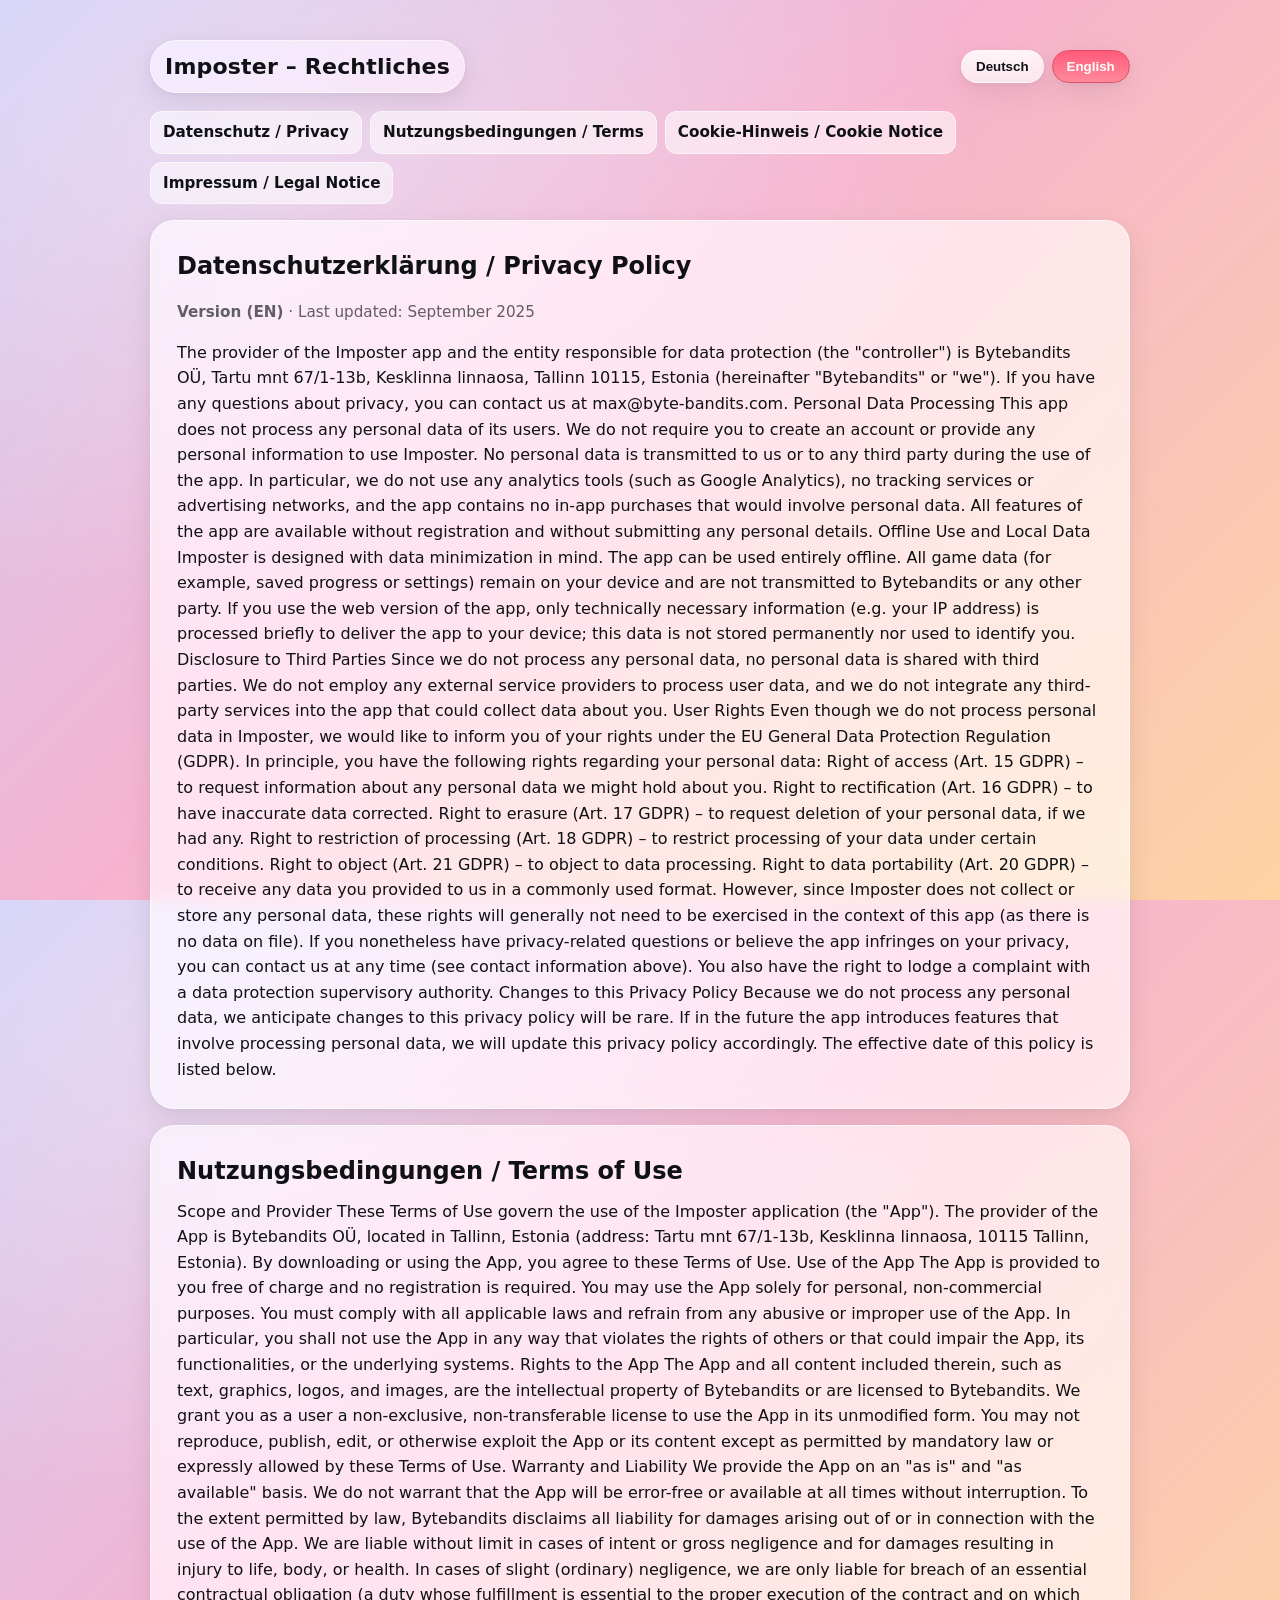
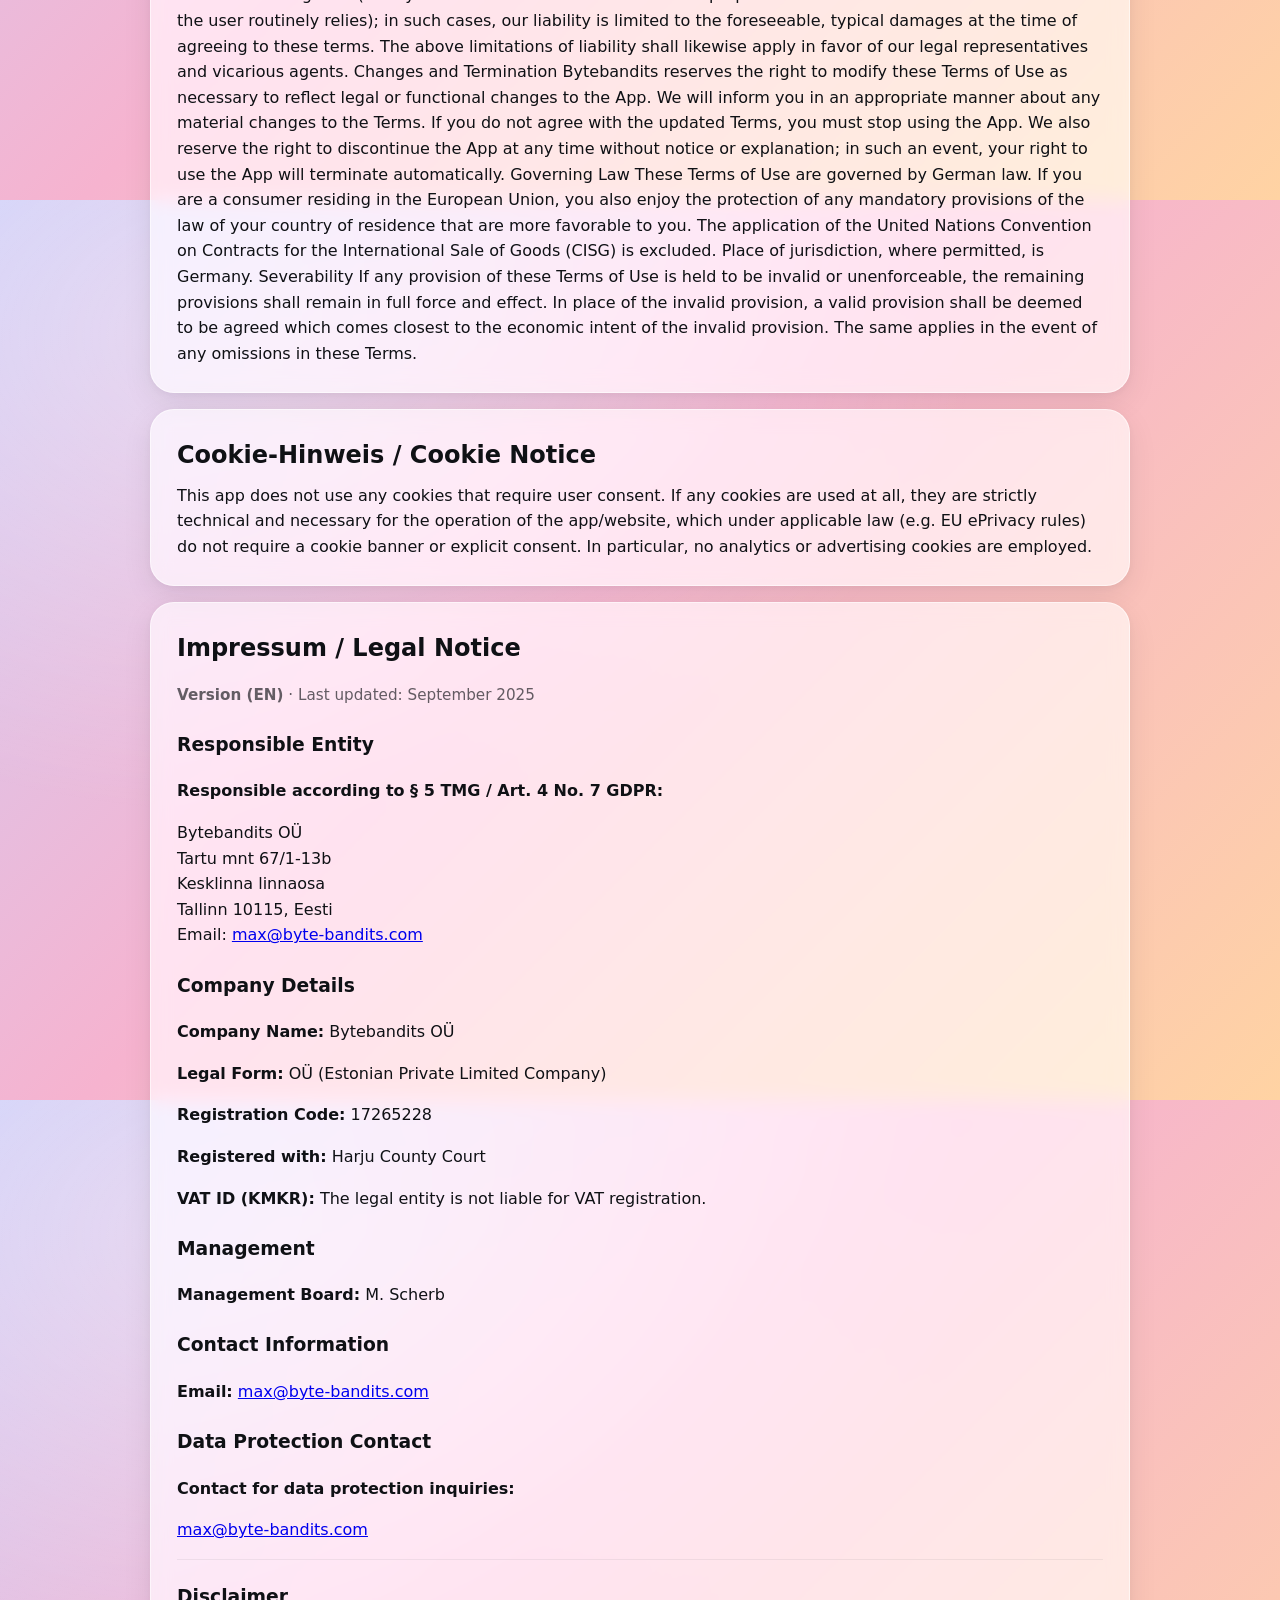
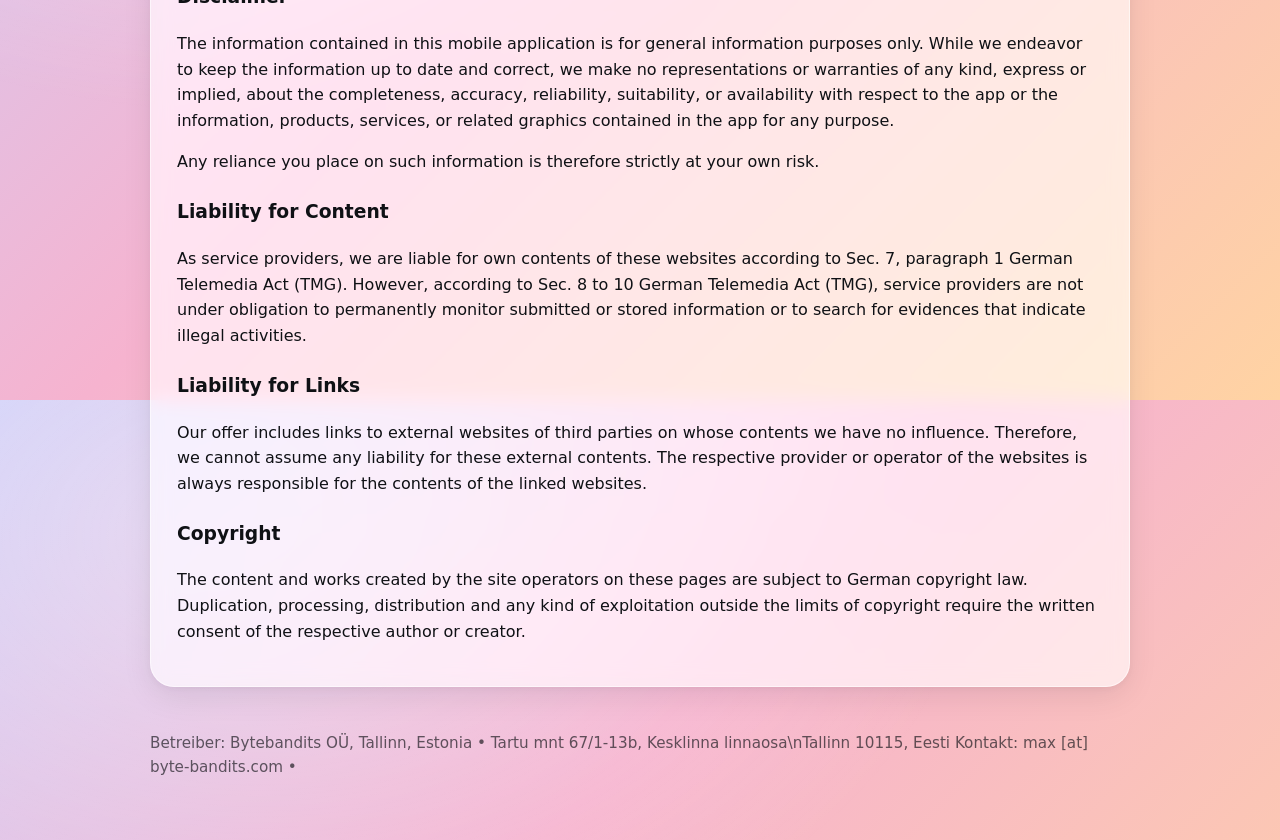
<file: BytePlay_Imposter_Party_privacypolicy.html>
<!doctype html>
<html lang="de">
<head>
  <meta charset="utf-8" />
  <meta name="viewport" content="width=device-width, initial-scale=1" />
  <title>Imposter – Rechtstexte (DE/EN)</title>
  <meta name="color-scheme" content="light dark" />
  <style>
    /* ===== App Theme (aus deinem Flutter-Theme) ===== */
    :root{
      --bgLight: #F7F6F9;      /* AppColors.bgLight */
      --ink:     #0F1115;      /* AppColors.ink */
      --accent:  #FF5A7A;      /* AppColors.accent */

      /* Pastell-Verlauf wie im Screenshot: Lavendel → Rosa → Pfirsich */
      --grad-a: #CFCDF7;   /* soft lavender */
      --grad-b: #F6B3CF;   /* rosy pink */
      --grad-c: #FFD3A3;   /* peach */
      --card: rgba(255,255,255,.65);
      --card-border: rgba(255,255,255,.55);
      --shadow: 0 10px 30px rgba(15,17,21,.08), 0 2px 10px rgba(15,17,21,.05);
      --muted: rgba(15,17,21,.65);
      --link: var(--ink);
      --border-soft: rgba(15,17,21,.06);
    }
    @media (prefers-color-scheme: dark){
      :root{
        --ink: #EAEAF0;
        --card: rgba(17,18,22,.55);
        --card-border: rgba(255,255,255,.12);
        --shadow: 0 10px 28px rgba(0,0,0,.35), 0 2px 10px rgba(0,0,0,.25);
        --muted: rgba(234,234,240,.75);
        --link: #ffffff;
        --border-soft: rgba(234,234,240,.08);

        /* dunkler Verlauf – gleiche Töne, satter */
        --grad-a: #9E99F2;
        --grad-b: #E285B1;
        --grad-c: #FFBC7A;
      }
    }

    /* ===== Base ===== */
    html,body{height:100%}
    html,body{margin:0; padding:0; font-family: system-ui, -apple-system, Segoe UI, Roboto, Inter, Arial, sans-serif; line-height:1.6; color:var(--ink);}
    body{
      /* Hintergrund: kombinierter Verlauf + sanfte Körnung */
      background:
        radial-gradient(1200px 800px at 20% 15%, rgba(255,255,255,.35), transparent 60%),
        linear-gradient(135deg, var(--grad-a) 0%, var(--grad-b) 45%, var(--grad-c) 100%);
      min-height:100%;
    }

    .wrap{max-width: 980px; margin: 0 auto; padding: clamp(16px,2.5vw,32px);}
    header{display:flex; flex-wrap:wrap; gap:12px; align-items:center; justify-content:space-between; padding: 8px 0 18px;}
    .brand{
      font-weight:800; letter-spacing:.2px; font-size:clamp(18px,2.2vw,22px);
      color: var(--ink);
      background: rgba(255,255,255,.5);
      border: 1px solid var(--card-border);
      padding: 8px 14px;
      border-radius: 999px;
      box-shadow: var(--shadow);
      backdrop-filter: saturate(140%) blur(6px);
    }
    nav{display:flex; flex-wrap:wrap; gap:8px;}
    nav a{
      color:var(--link); text-decoration:none; font-weight:600; font-size:.95rem;
      padding:8px 12px; border-radius:12px;
      background: rgba(255,255,255,.55);
      border:1px solid var(--card-border);
      backdrop-filter: blur(6px);
    }
    nav a:hover{outline:2px solid rgba(255,255,255,.7)}

    .lang-switch{display:flex; gap:8px; align-items:center;}
    .btn{
      appearance:none; border:1px solid var(--card-border);
      background: linear-gradient(180deg, rgba(255,255,255,.85), rgba(255,255,255,.65));
      color:var(--ink);
      padding:8px 14px; border-radius:999px; cursor:pointer; font-weight:700;
      box-shadow: var(--shadow);
      backdrop-filter: blur(6px);
    }
    .btn.active{
      background: linear-gradient(180deg, var(--accent), color-mix(in oklab, var(--accent), white 25%));
      color:#fff; border-color: color-mix(in oklab, var(--accent), #000 10%);
    }

    .card{
      background: var(--card);
      border:1px solid var(--card-border);
      border-radius: 24px;
      padding: clamp(18px, 2.4vw, 26px);
      margin: 16px 0;
      box-shadow: var(--shadow);
      backdrop-filter: blur(10px) saturate(140%);
    }
    .card h2{margin: 0 0 8px 0}
    .muted{color:var(--muted); font-size:.95rem}

    footer{margin:28px 0 12px; padding:16px 0; color:var(--muted); font-size:.95rem}
    footer a{color:inherit}

    /* language visibility */
    .lang[hidden]{display:none !important;}

    /* fine borders for sections inside articles */
    article > h3{margin-top:1.2em}
    article hr{
      border:0; height:1px; background:var(--border-soft);
      margin: 16px 0;
    }

    @media print{
      header, .lang-switch, nav, footer { display:none !important; }
      .card{break-inside: avoid;}
      body{background:#fff}
    }
  </style>
</head>
<body>
  <div class="wrap">
    <header>
      <div class="brand">Imposter – Rechtliches</div>
      <div class="lang-switch" role="group" aria-label="Sprachauswahl">
        <button type="button" data-lang="de" class="btn active" aria-pressed="true">Deutsch</button>
        <button type="button" data-lang="en" class="btn" aria-pressed="false">English</button>
      </div>
    </header>

    <nav class="toc" aria-label="Inhaltsverzeichnis">
      <a href="#privacy">Datenschutz / Privacy</a>
      <a href="#terms">Nutzungsbedingungen / Terms</a>
      <a href="#cookies">Cookie-Hinweis / Cookie Notice</a>
      <a href="#impressum">Impressum / Legal Notice</a>
    </nav>

    <!-- Datenschutzerklärung -->
    <section id="privacy" class="card" aria-labelledby="privacy-title">
      <h2 id="privacy-title">Datenschutzerklärung / Privacy Policy</h2>

      <!-- Deutsch -->
      <article class="lang lang-de" lang="de" aria-label="Datenschutzerklärung Deutsch">
        <p class="muted">
          <strong>Version (DE)</strong> · <span>Stand: September 2025</span>
        </p>
        Verantwortliche Stelle und Kontakt

Anbieter der App Imposter und datenschutzrechtlich Verantwortlicher ist Bytebandits OÜ, Tartu mnt 67/1-13b, Kesklinna linnaosa, Tallinn 10115, Estland (nachfolgend "Bytebandits" oder "wir"). Bei Fragen zum Datenschutz können Sie uns unter der E-Mail-Adresse max@byte-bandits.com kontaktieren.

Verarbeitung personenbezogener Daten

Diese App verarbeitet keine personenbezogenen Daten der Nutzer. Es werden keine Nutzerkonten benötigt, und die App kann genutzt werden, ohne persönliche Informationen anzugeben. Während der Nutzung werden keinerlei persönliche Daten an uns oder Dritte übermittelt. Insbesondere verwenden wir keine Analysetools (wie z.B. Google Analytics), keine Tracking-Dienste oder Werbenetzwerke, und es werden keine In-App-Käufe oder sonstige Funktionen angeboten, die personenbezogene Daten erfordern würden. Alle Funktionen der App stehen ohne Registrierung und ohne Eingabe von personenbezogenen Daten zur Verfügung.

Offline-Nutzung und lokale Daten

Imposter ist als datensparsame Anwendung konzipiert. Die App kann vollständig offline genutzt werden. Sämtliche Spieldaten (z.B. gespeicherte Fortschritte oder Einstellungen) verbleiben auf Ihrem Gerät und werden nicht an Bytebandits oder andere Parteien übertragen. Wenn Sie die Web-Version der App nutzen, werden nur technisch notwendige Informationen (z.B. die IP-Adresse) kurzfristig verarbeitet, um die Auslieferung der App zu ermöglichen; diese Daten werden jedoch nicht dauerhaft gespeichert oder zur Identifizierung genutzt.

Weitergabe von Daten an Dritte

Da wir keine personenbezogenen Daten verarbeiten, findet auch keine Weitergabe von personenbezogenen Daten an Dritte statt. Es werden keine externen Dienstleister mit der Verarbeitung von Nutzerdaten beauftragt. Wir binden keine Dienste von Drittanbietern in die App ein, die Daten über Sie erheben könnten.

Rechte der betroffenen Personen

Auch wenn wir keine personenbezogenen Daten verarbeiten, weisen wir Sie auf Ihre Rechte hin. Sie haben nach der EU-Datenschutz-Grundverordnung (DSGVO) grundsätzlich folgende Rechte:

Auskunft (Art. 15 DSGVO): Recht auf Auskunft über die ggf. zu Ihrer Person gespeicherten Daten.

Berichtigung (Art. 16 DSGVO): Recht, unrichtige Daten berichtigen zu lassen.

Löschung (Art. 17 DSGVO): Recht auf Löschung Ihrer personenbezogenen Daten, sofern wir welche gespeichert hätten.

Einschränkung der Verarbeitung (Art. 18 DSGVO): Recht, die Verarbeitung Ihrer Daten unter bestimmten Voraussetzungen einschränken zu lassen.

Widerspruch (Art. 21 DSGVO): Recht, der Datenverarbeitung zu widersprechen.

Datenübertragbarkeit (Art. 20 DSGVO): Recht, Daten, die Sie uns gegeben haben, in einem gängigen Format zu erhalten.

Da in Imposter keine personenbezogenen Daten erhoben werden, können diese Rechte im Kontext dieser App mangels vorhandener Daten faktisch nicht ausgeübt werden. Sollten Sie dennoch Fragen zum Datenschutz haben oder der Ansicht sein, dass die App Ihre Privatsphäre verletzt, können Sie sich jederzeit an uns wenden (Kontakt siehe oben). Außerdem haben Sie das Recht, sich bei einer Datenschutz-Aufsichtsbehörde zu beschweren.

Änderungen dieser Datenschutzerklärung

Da wir keinerlei personenbezogene Daten verarbeiten, werden sich diese Datenschutzhinweise voraussichtlich nur selten ändern. Falls die App in Zukunft Funktionen einführt, die eine Verarbeitung personenbezogener Daten erforderlich machen, werden wir diese Datenschutzerklärung entsprechend anpassen. Das Aktualisierungsdatum finden Sie unten.
      </article>

      <!-- English -->
      <article class="lang lang-en" lang="en" aria-label="Privacy Policy English" hidden>
        <p class="muted">
          <strong>Version (EN)</strong> · <span>Last updated: September 2025</span>
        </p>
        The provider of the Imposter app and the entity responsible for data protection (the "controller") is Bytebandits OÜ, Tartu mnt 67/1-13b, Kesklinna linnaosa, Tallinn 10115, Estonia (hereinafter "Bytebandits" or "we"). If you have any questions about privacy, you can contact us at max@byte-bandits.com.

Personal Data Processing

This app does not process any personal data of its users. We do not require you to create an account or provide any personal information to use Imposter. No personal data is transmitted to us or to any third party during the use of the app. In particular, we do not use any analytics tools (such as Google Analytics), no tracking services or advertising networks, and the app contains no in-app purchases that would involve personal data. All features of the app are available without registration and without submitting any personal details.

Offline Use and Local Data

Imposter is designed with data minimization in mind. The app can be used entirely offline. All game data (for example, saved progress or settings) remain on your device and are not transmitted to Bytebandits or any other party. If you use the web version of the app, only technically necessary information (e.g. your IP address) is processed briefly to deliver the app to your device; this data is not stored permanently nor used to identify you.

Disclosure to Third Parties

Since we do not process any personal data, no personal data is shared with third parties. We do not employ any external service providers to process user data, and we do not integrate any third-party services into the app that could collect data about you.

User Rights

Even though we do not process personal data in Imposter, we would like to inform you of your rights under the EU General Data Protection Regulation (GDPR). In principle, you have the following rights regarding your personal data:

Right of access (Art. 15 GDPR) – to request information about any personal data we might hold about you.

Right to rectification (Art. 16 GDPR) – to have inaccurate data corrected.

Right to erasure (Art. 17 GDPR) – to request deletion of your personal data, if we had any.

Right to restriction of processing (Art. 18 GDPR) – to restrict processing of your data under certain conditions.

Right to object (Art. 21 GDPR) – to object to data processing.

Right to data portability (Art. 20 GDPR) – to receive any data you provided to us in a commonly used format.

However, since Imposter does not collect or store any personal data, these rights will generally not need to be exercised in the context of this app (as there is no data on file). If you nonetheless have privacy-related questions or believe the app infringes on your privacy, you can contact us at any time (see contact information above). You also have the right to lodge a complaint with a data protection supervisory authority.

Changes to this Privacy Policy

Because we do not process any personal data, we anticipate changes to this privacy policy will be rare. If in the future the app introduces features that involve processing personal data, we will update this privacy policy accordingly. The effective date of this policy is listed below.
      </article>
    </section>

    <!-- Nutzungsbedingungen -->
    <section id="terms" class="card" aria-labelledby="terms-title">
      <h2 id="terms-title">Nutzungsbedingungen / Terms of Use</h2>

      <!-- Deutsch -->
      <article class="lang lang-de" lang="de" aria-label="Nutzungsbedingungen Deutsch">
        Geltungsbereich und Anbieter
Diese Nutzungsbedingungen gelten für die Nutzung der App Imposter (nachfolgend "App"). Anbieter der App ist Bytebandits OÜ mit Sitz in Tallinn, Estland (Anschrift: Tartu mnt 67/1-13b, Kesklinna linnaosa, 10115 Tallinn, Estland). Durch das Herunterladen bzw. die Nutzung der App erklären Sie sich mit diesen Nutzungsbedingungen einverstanden.

Nutzung der App
Die Nutzung der App ist kostenlos und erfordert keine Registrierung. Sie dürfen die App ausschließlich für persönliche, nicht-kommerzielle Zwecke verwenden. Sie sind verpflichtet, alle anwendbaren Gesetze einzuhalten und jede missbräuchliche Nutzung der App zu unterlassen. Insbesondere dürfen Sie die App nicht in einer Weise verwenden, die die Rechte Dritter verletzt oder die App, ihre Funktionen oder die zugrunde liegenden Systeme beeinträchtigt.

Rechte an der App
Die App sowie alle darin enthaltenen Inhalte, Texte, Grafiken, Logos und Bilder sind geistiges Eigentum von Bytebandits oder lizenziert an Bytebandits. Wir räumen Ihnen als Nutzer ein einfaches, nicht übertragbares Recht ein, die App in unveränderter Form zu nutzen. Sie dürfen die App oder Inhalte der App nicht vervielfältigen, veröffentlichen, bearbeiten oder anderweitig verwerten, soweit nicht nach zwingendem Recht erlaubt oder in diesen Nutzungsbedingungen ausdrücklich gestattet.

Gewährleistung und Haftung
Wir stellen die App "wie besehen" und nach Verfügbarkeit bereit. Wir übernehmen keine Gewähr dafür, dass die App jederzeit fehlerfrei oder ohne Unterbrechung funktioniert. Eine Haftung von Bytebandits für Schäden ist ausgeschlossen, soweit nicht gesetzlich zwingend gehaftet wird. Wir haften unbeschränkt für Vorsatz und grobe Fahrlässigkeit sowie für Schäden aus der Verletzung des Lebens, des Körpers oder der Gesundheit. Bei leichter Fahrlässigkeit haften wir nur bei Verletzung einer wesentlichen Vertragspflicht (Kardinalpflicht), jedoch der Höhe nach beschränkt auf den bei Vertragsschluss vorhersehbaren, vertragstypischen Schaden. Eine wesentliche Vertragspflicht ist eine Pflicht, deren Erfüllung die ordnungsgemäße Durchführung des Vertrags überhaupt erst ermöglicht und auf deren Einhaltung der Nutzer regelmäßig vertrauen darf. Die vorstehende Haftungsbeschränkung gilt ebenso zugunsten unserer gesetzlichen Vertreter und Erfüllungsgehilfen.

Änderungen und Beendigung
Bytebandits behält sich das Recht vor, diese Nutzungsbedingungen bei Bedarf zu ändern, beispielsweise um rechtliche Änderungen oder Funktionsänderungen der App abzubilden. Über wesentliche Änderungen der Bedingungen werden wir Sie in geeigneter Weise informieren. Wenn Sie mit den geänderten Bedingungen nicht einverstanden sind, müssen Sie die Nutzung der App einstellen. Wir können zudem die Bereitstellung der App jederzeit ohne Angabe von Gründen einstellen; in einem solchen Fall enden Ihre Rechte zur Nutzung der App automatisch.

Anwendbares Recht
Es gilt deutsches Recht. Wenn Sie Verbraucher mit Wohnsitz in der Europäischen Union sind, gelten zusätzlich die zwingenden Verbraucherschutzbestimmungen Ihres Aufenthaltslandes, soweit diese für Sie günstiger sind. Die Anwendung des UN-Kaufrechts wird ausgeschlossen. Gerichtsstand ist — soweit zulässig — Deutschland.

Salvatorische Klausel
Sollte eine Bestimmung dieser Nutzungsbedingungen unwirksam oder undurchsetzbar sein, bleibt die Wirksamkeit der übrigen Bestimmungen unberührt. Anstelle der unwirksamen Bestimmung gilt diejenige wirksame Bestimmung als vereinbart, die dem wirtschaftlichen Zweck der unwirksamen Bestimmung am nächsten kommt. Gleiches gilt für etwaige Regelungslücken.
      </article>

      <!-- English -->
      <article class="lang lang-en" lang="en" aria-label="Terms of Use English" hidden>
        Scope and Provider
These Terms of Use govern the use of the Imposter application (the "App"). The provider of the App is Bytebandits OÜ, located in Tallinn, Estonia (address: Tartu mnt 67/1-13b, Kesklinna linnaosa, 10115 Tallinn, Estonia). By downloading or using the App, you agree to these Terms of Use.

Use of the App
The App is provided to you free of charge and no registration is required. You may use the App solely for personal, non-commercial purposes. You must comply with all applicable laws and refrain from any abusive or improper use of the App. In particular, you shall not use the App in any way that violates the rights of others or that could impair the App, its functionalities, or the underlying systems.

Rights to the App
The App and all content included therein, such as text, graphics, logos, and images, are the intellectual property of Bytebandits or are licensed to Bytebandits. We grant you as a user a non-exclusive, non-transferable license to use the App in its unmodified form. You may not reproduce, publish, edit, or otherwise exploit the App or its content except as permitted by mandatory law or expressly allowed by these Terms of Use.

Warranty and Liability
We provide the App on an "as is" and "as available" basis. We do not warrant that the App will be error-free or available at all times without interruption. To the extent permitted by law, Bytebandits disclaims all liability for damages arising out of or in connection with the use of the App. We are liable without limit in cases of intent or gross negligence and for damages resulting in injury to life, body, or health. In cases of slight (ordinary) negligence, we are only liable for breach of an essential contractual obligation (a duty whose fulfillment is essential to the proper execution of the contract and on which the user routinely relies); in such cases, our liability is limited to the foreseeable, typical damages at the time of agreeing to these terms. The above limitations of liability shall likewise apply in favor of our legal representatives and vicarious agents.

Changes and Termination
Bytebandits reserves the right to modify these Terms of Use as necessary to reflect legal or functional changes to the App. We will inform you in an appropriate manner about any material changes to the Terms. If you do not agree with the updated Terms, you must stop using the App. We also reserve the right to discontinue the App at any time without notice or explanation; in such an event, your right to use the App will terminate automatically.

Governing Law
These Terms of Use are governed by German law. If you are a consumer residing in the European Union, you also enjoy the protection of any mandatory provisions of the law of your country of residence that are more favorable to you. The application of the United Nations Convention on Contracts for the International Sale of Goods (CISG) is excluded. Place of jurisdiction, where permitted, is Germany.

Severability
If any provision of these Terms of Use is held to be invalid or unenforceable, the remaining provisions shall remain in full force and effect. In place of the invalid provision, a valid provision shall be deemed to be agreed which comes closest to the economic intent of the invalid provision. The same applies in the event of any omissions in these Terms.
      </article>
    </section>

    <!-- Cookie-Hinweis -->
    <section id="cookies" class="card" aria-labelledby="cookies-title">
      <h2 id="cookies-title">Cookie-Hinweis / Cookie Notice</h2>

      <!-- Deutsch -->
      <article class="lang lang-de" lang="de" aria-label="Cookie-Hinweis Deutsch">
        Diese App setzt keine Cookies ein, die einer Einwilligung der Nutzer bedürfen. Sofern überhaupt Cookies verwendet werden, handelt es sich ausschließlich um technisch notwendige Cookies, für die gemäß § 25 Abs. 2 TTDSG kein Cookie-Banner oder ausdrücklicher Hinweis erforderlich ist. Insbesondere kommen keine Analyse-Cookies oder Werbe-Cookies zum Einsatz.
      </article>

      <!-- English -->
      <article class="lang lang-en" lang="en" aria-label="Cookie Notice English" hidden>
        This app does not use any cookies that require user consent. If any cookies are used at all, they are strictly technical and necessary for the operation of the app/website, which under applicable law (e.g. EU ePrivacy rules) do not require a cookie banner or explicit consent. In particular, no analytics or advertising cookies are employed.
      </article>
    </section>

    <!-- Impressum -->
    <section id="impressum" class="card" aria-labelledby="impressum-title">
      <h2 id="impressum-title">Impressum / Legal Notice</h2>

      <!-- Deutsch -->
      <article class="lang lang-de" lang="de" aria-label="Impressum Deutsch">
        <p class="muted">
          <strong>Version (DE)</strong> · <span>Stand: September 2025</span>
        </p>
        <h3>Verantwortliche Stelle</h3>
        <p><strong>Verantwortlich i.S.d. § 5 TMG / Art. 4 Nr. 7 DSGVO:</strong></p>
        <p>
          Bytebandits OÜ<br>
          Tartu mnt 67/1-13b<br>
          Kesklinna linnaosa<br>
          Tallinn 10115, Eesti<br>
          E-Mail: <a href="mailto:max@byte-bandits.com">max@byte-bandits.com</a>
        </p>

        <h3>Firmendaten</h3>
        <p><strong>Firmenname:</strong> Bytebandits OÜ</p>
        <p><strong>Rechtsform:</strong> OÜ (Estnische Privatgesellschaft mit beschränkter Haftung)</p>
        <p><strong>Registernummer:</strong> 17265228</p>
        <p><strong>Registergericht:</strong> Harju County Court</p>
        <p><strong>USt-ID (KMKR):</strong> Die juristische Person ist nicht umsatzsteuerpflichtig.</p>

        <h3>Geschäftsführung</h3>
        <p><strong>Geschäftsführer / Management Board:</strong> M. Scherb</p>

        <h3>Kontaktinformationen</h3>
        <p><strong>E-Mail:</strong> <a href="mailto:max@byte-bandits.com">max@byte-bandits.com</a></p>

        <h3>Datenschutzkontakt</h3>
        <p><strong>Kontakt für Anfragen zum Datenschutz:</strong></p>
        <p><a href="mailto:max@byte-bandits.com">max@byte-bandits.com</a></p>

        <hr>

        <h3>Haftungsausschluss</h3>
        <p>Die in dieser mobilen Anwendung enthaltenen Informationen dienen nur zu allgemeinen Informationszwecken. Obwohl wir uns bemühen, die Informationen auf dem neuesten Stand und korrekt zu halten, geben wir keine Zusicherungen oder Garantien jeglicher Art, ausdrücklich oder stillschweigend, über die Vollständigkeit, Genauigkeit, Zuverlässigkeit, Eignung oder Verfügbarkeit in Bezug auf die App oder die Informationen, Produkte, Dienstleistungen oder zugehörigen Grafiken in der App für jeden Zweck.</p>
        <p>Jedes Vertrauen, das Sie auf solche Informationen setzen, erfolgt daher auf eigenes Risiko.</p>

        <h3>Haftung für Inhalte</h3>
        <p>Als Diensteanbieter sind wir gemäß § 7 Abs. 1 TMG für eigene Inhalte auf diesen Seiten nach den allgemeinen Gesetzen verantwortlich. Nach §§ 8 bis 10 TMG sind wir als Diensteanbieter jedoch nicht verpflichtet, übermittelte oder gespeicherte fremde Informationen zu überwachen oder nach Umständen zu forschen, die auf eine rechtswidrige Tätigkeit hinweisen.</p>

        <h3>Haftung für Links</h3>
        <p>Unser Angebot enthält Links zu externen Websites Dritter, auf deren Inhalte wir keinen Einfluss haben. Deshalb können wir für diese fremden Inhalte auch keine Gewähr übernehmen. Für die Inhalte der verlinkten Seiten ist stets der jeweilige Anbieter oder Betreiber der Seiten verantwortlich.</p>

        <h3>Urheberrecht</h3>
        <p>Die durch die Seitenbetreiber erstellten Inhalte und Werke auf diesen Seiten unterliegen dem deutschen Urheberrecht. Die Vervielfältigung, Bearbeitung, Verbreitung und jede Art der Verwertung außerhalb der Grenzen des Urheberrechtes bedürfen der schriftlichen Zustimmung des jeweiligen Autors bzw. Erstellers.</p>
      </article>

      <!-- English -->
      <article class="lang lang-en" lang="en" aria-label="Legal Notice English" hidden>
        <p class="muted">
          <strong>Version (EN)</strong> · <span>Last updated: September 2025</span>
        </p>
        <h3>Responsible Entity</h3>
        <p><strong>Responsible according to § 5 TMG / Art. 4 No. 7 GDPR:</strong></p>
        <p>
          Bytebandits OÜ<br>
          Tartu mnt 67/1-13b<br>
          Kesklinna linnaosa<br>
          Tallinn 10115, Eesti<br>
          Email: <a href="mailto:max@byte-bandits.com">max@byte-bandits.com</a>
        </p>

        <h3>Company Details</h3>
        <p><strong>Company Name:</strong> Bytebandits OÜ</p>
        <p><strong>Legal Form:</strong> OÜ (Estonian Private Limited Company)</p>
        <p><strong>Registration Code:</strong> 17265228</p>
        <p><strong>Registered with:</strong> Harju County Court</p>
        <p><strong>VAT ID (KMKR):</strong> The legal entity is not liable for VAT registration.</p>

        <h3>Management</h3>
        <p><strong>Management Board:</strong> M. Scherb</p>

        <h3>Contact Information</h3>
        <p><strong>Email:</strong> <a href="mailto:max@byte-bandits.com">max@byte-bandits.com</a></p>

        <h3>Data Protection Contact</h3>
        <p><strong>Contact for data protection inquiries:</strong></p>
        <p><a href="mailto:max@byte-bandits.com">max@byte-bandits.com</a></p>

        <hr>

        <h3>Disclaimer</h3>
        <p>The information contained in this mobile application is for general information purposes only. While we endeavor to keep the information up to date and correct, we make no representations or warranties of any kind, express or implied, about the completeness, accuracy, reliability, suitability, or availability with respect to the app or the information, products, services, or related graphics contained in the app for any purpose.</p>
        <p>Any reliance you place on such information is therefore strictly at your own risk.</p>

        <h3>Liability for Content</h3>
        <p>As service providers, we are liable for own contents of these websites according to Sec. 7, paragraph 1 German Telemedia Act (TMG). However, according to Sec. 8 to 10 German Telemedia Act (TMG), service providers are not under obligation to permanently monitor submitted or stored information or to search for evidences that indicate illegal activities.</p>

        <h3>Liability for Links</h3>
        <p>Our offer includes links to external websites of third parties on whose contents we have no influence. Therefore, we cannot assume any liability for these external contents. The respective provider or operator of the websites is always responsible for the contents of the linked websites.</p>

        <h3>Copyright</h3>
        <p>The content and works created by the site operators on these pages are subject to German copyright law. Duplication, processing, distribution and any kind of exploitation outside the limits of copyright require the written consent of the respective author or creator.</p>
      </article>
    </section>

    <footer>
      <div class="muted">
        Betreiber: Bytebandits OÜ, Tallinn, Estonia •
		Tartu mnt 67/1-13b, Kesklinna linnaosa\nTallinn 10115, Eesti
		
        Kontakt: max [at] byte-bandits.com •
      </div>
    </footer>
  </div>

  <script>
    (function(){
      const KEY = 'preferredLang';
      const $buttons = document.querySelectorAll('[data-lang]');
      const $langs = document.querySelectorAll('.lang');

      function setLang(lang){
        const isEN = lang === 'en';
        document.documentElement.lang = isEN ? 'en' : 'de';
        $langs.forEach(el => el.hidden = !el.classList.contains('lang-' + lang));
        $buttons.forEach(btn => {
          const active = btn.dataset.lang === lang;
          btn.classList.toggle('active', active);
          btn.setAttribute('aria-pressed', String(active));
        });
        try{ localStorage.setItem(KEY, lang); }catch(e){}
      }

      const saved = (() => { try { return localStorage.getItem(KEY); } catch(e){ return null; } })();
      const initial = saved || (navigator.language && navigator.language.startsWith('en') ? 'en' : 'de');
      setLang(initial);

      $buttons.forEach(btn => btn.addEventListener('click', () => setLang(btn.dataset.lang)));
    })();
  </script>
</body>
</html>
</file>
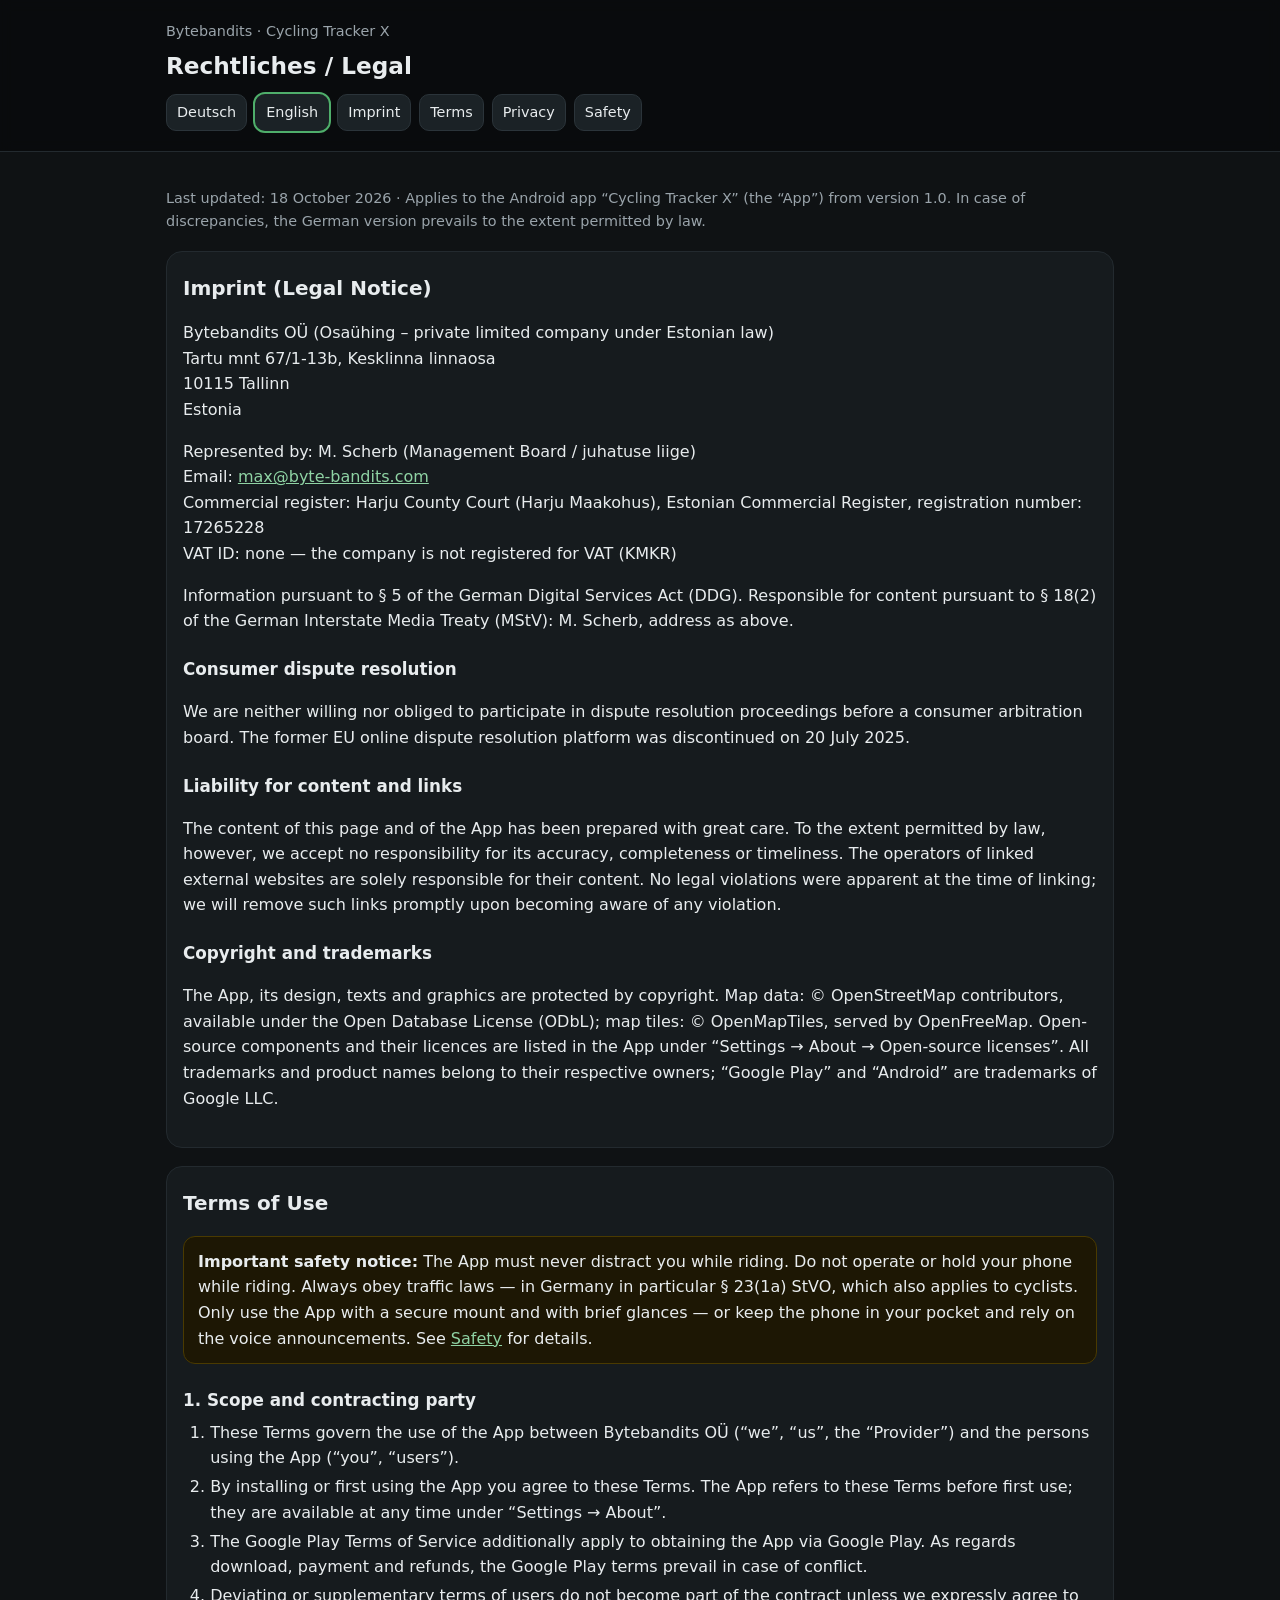
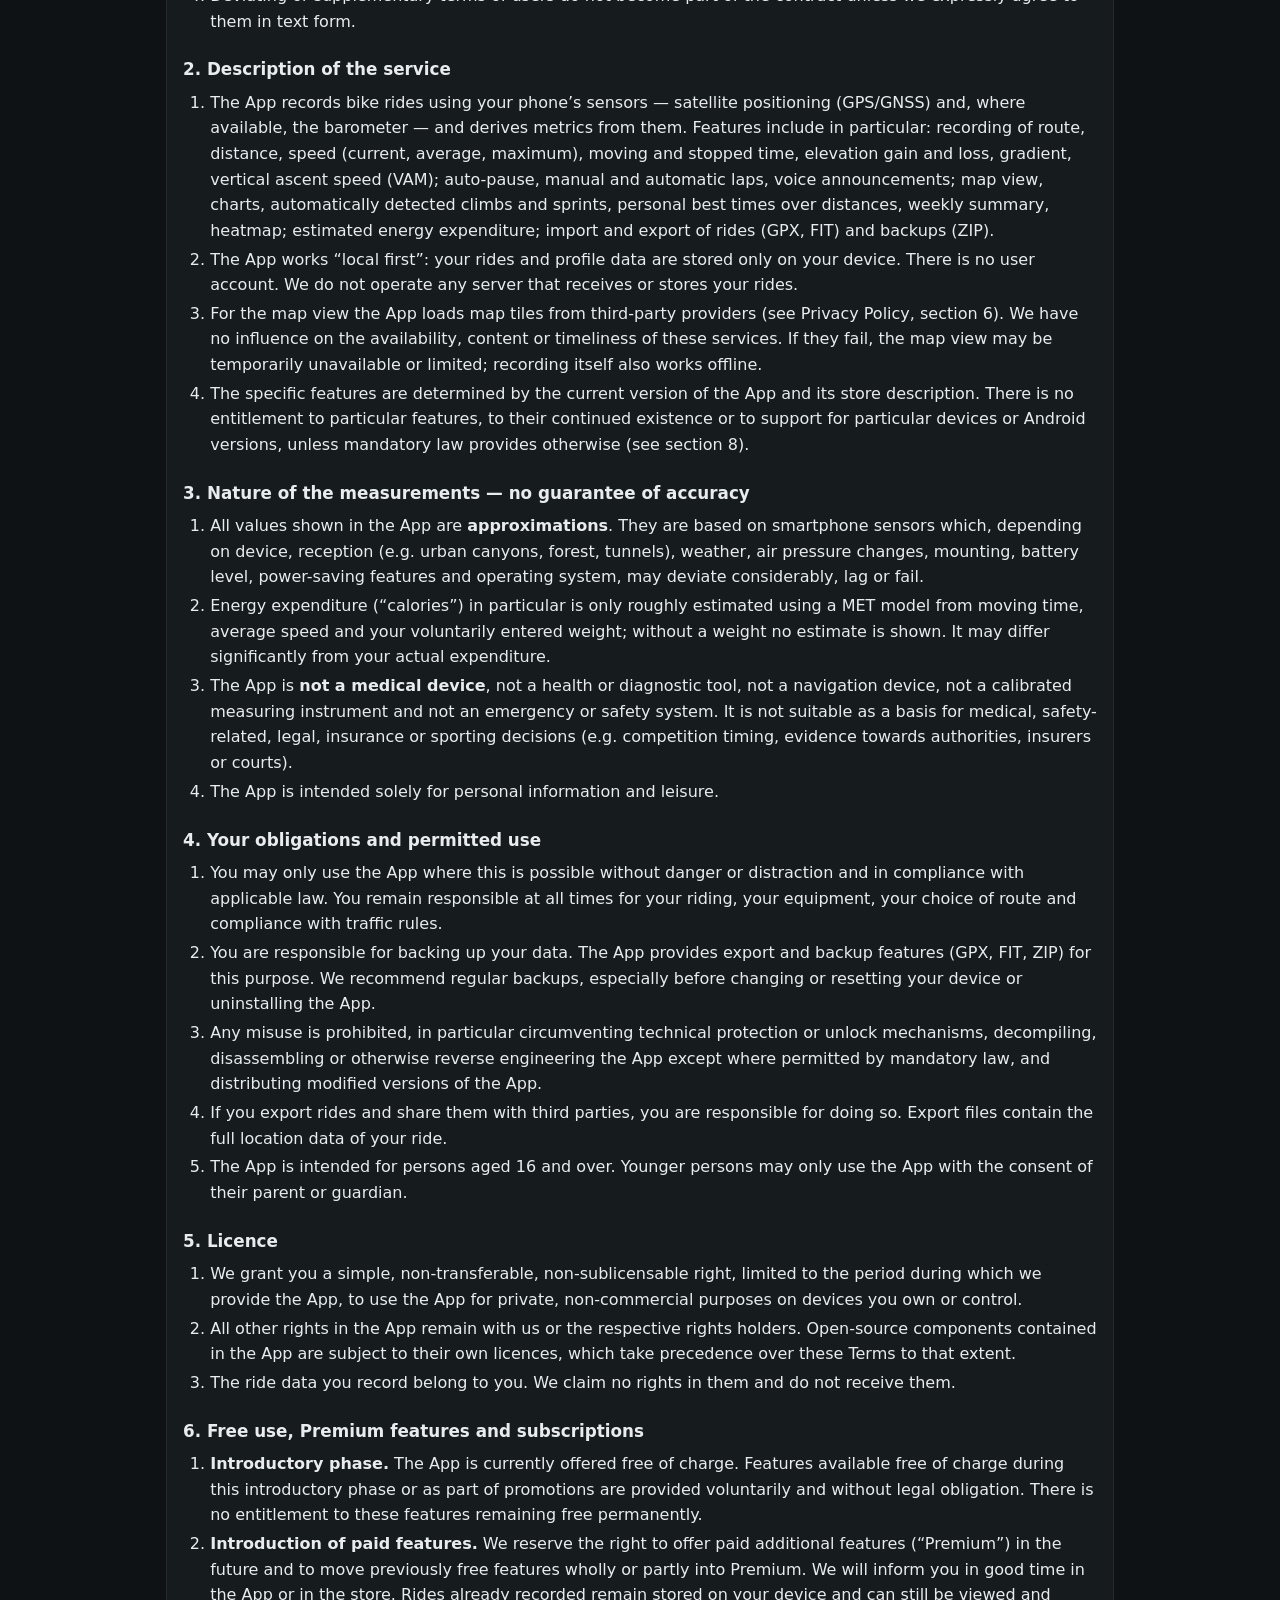
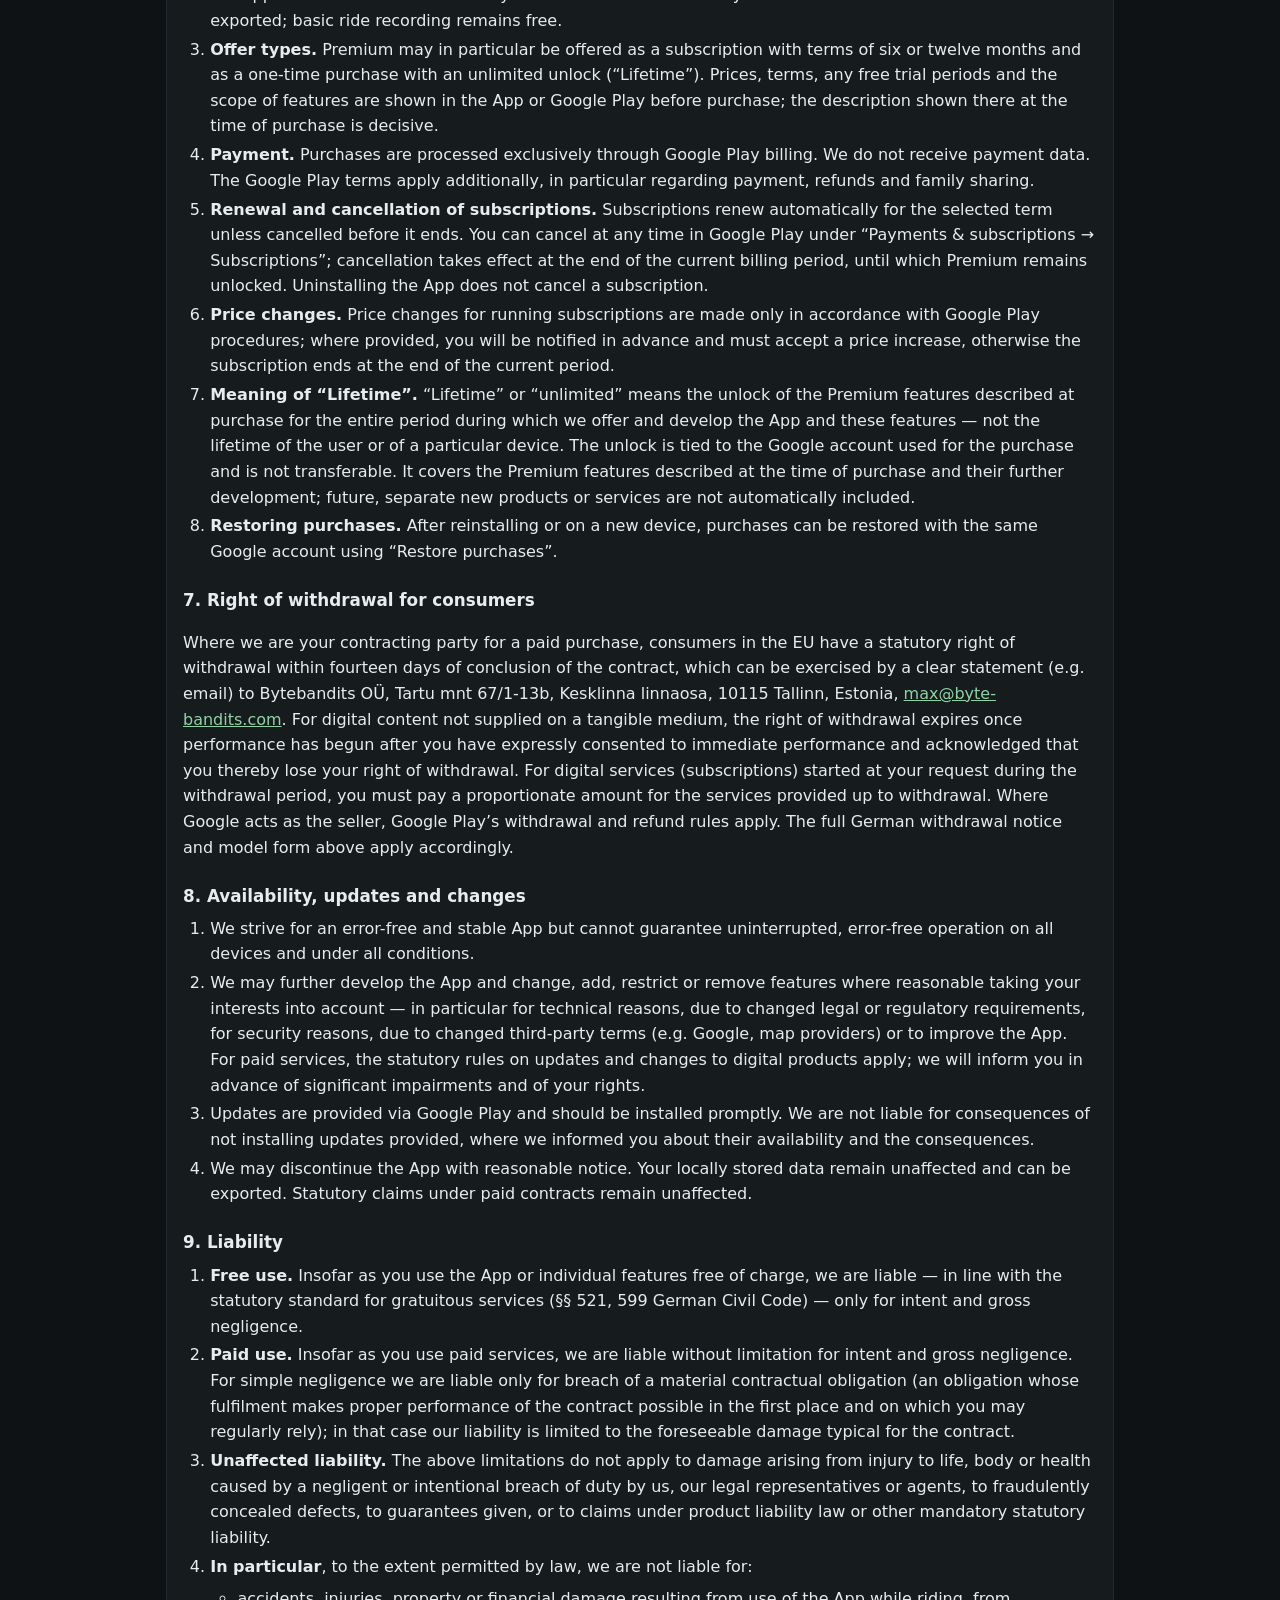
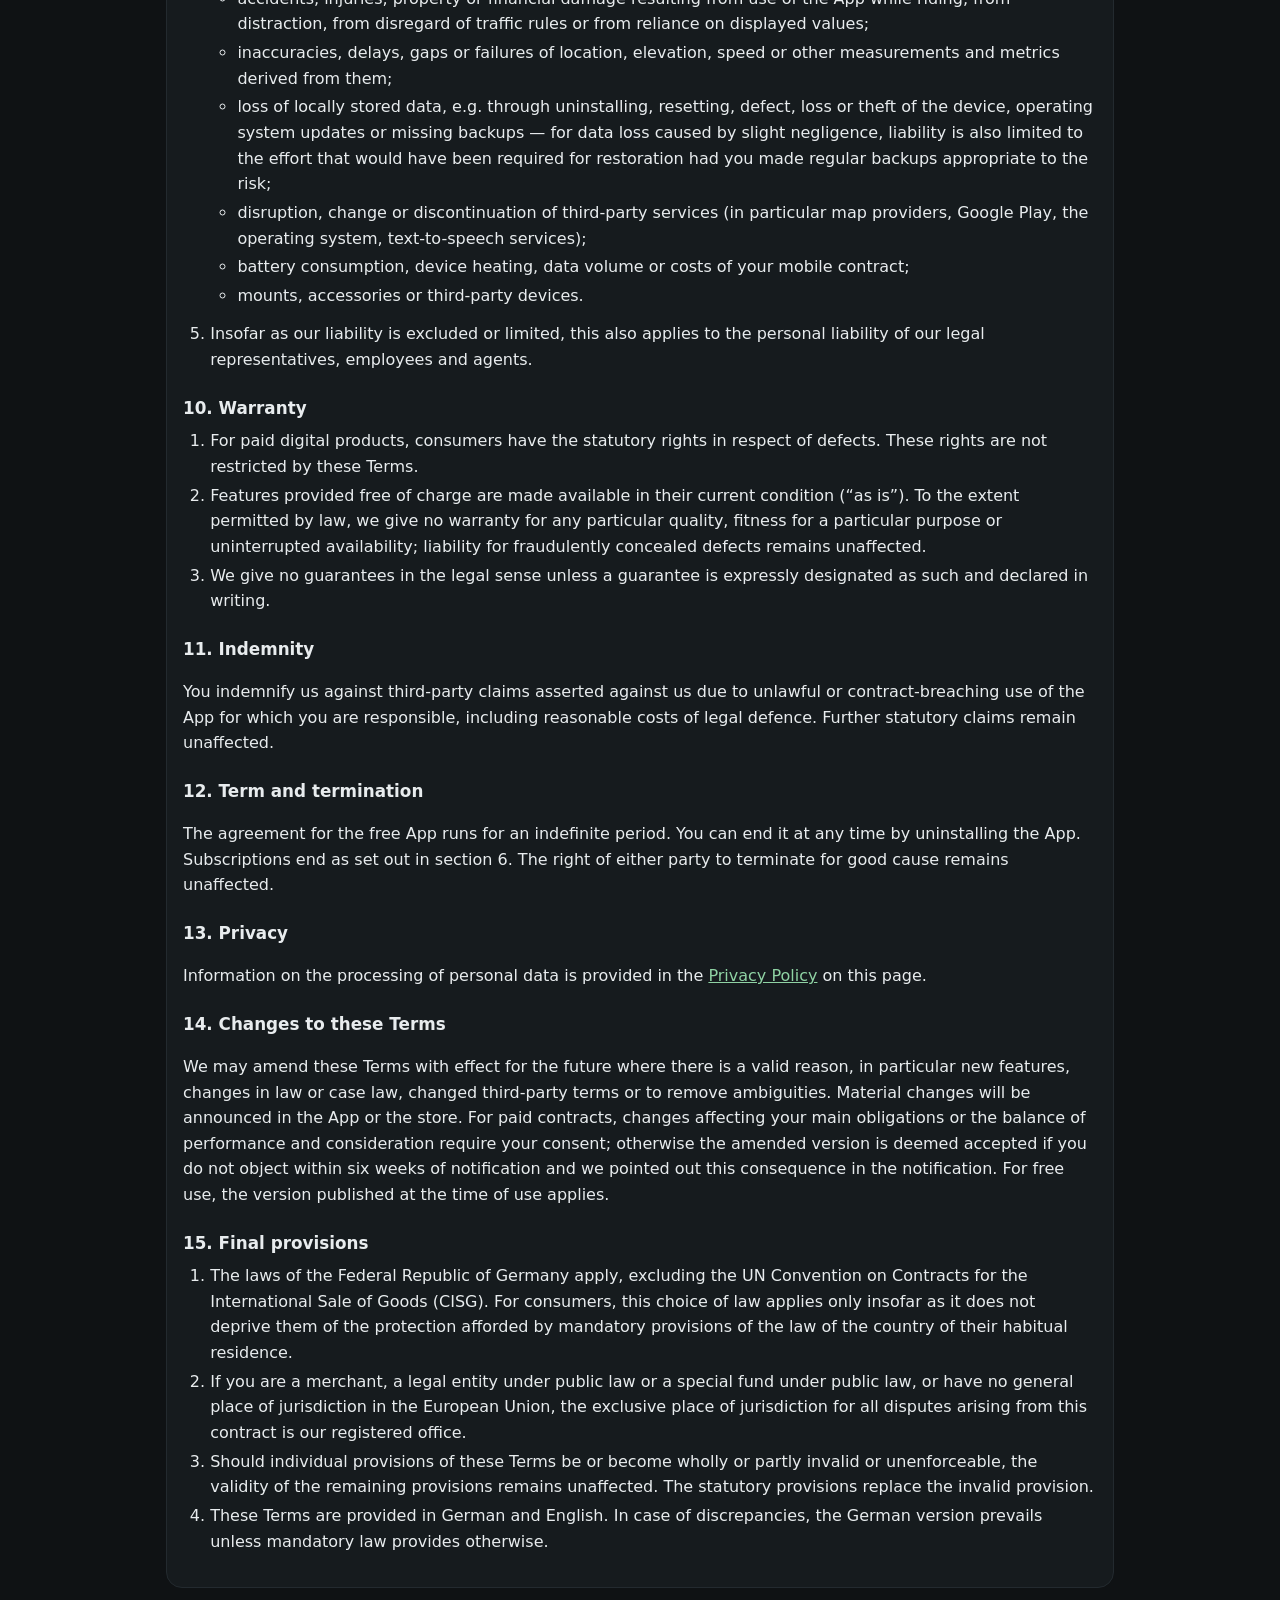
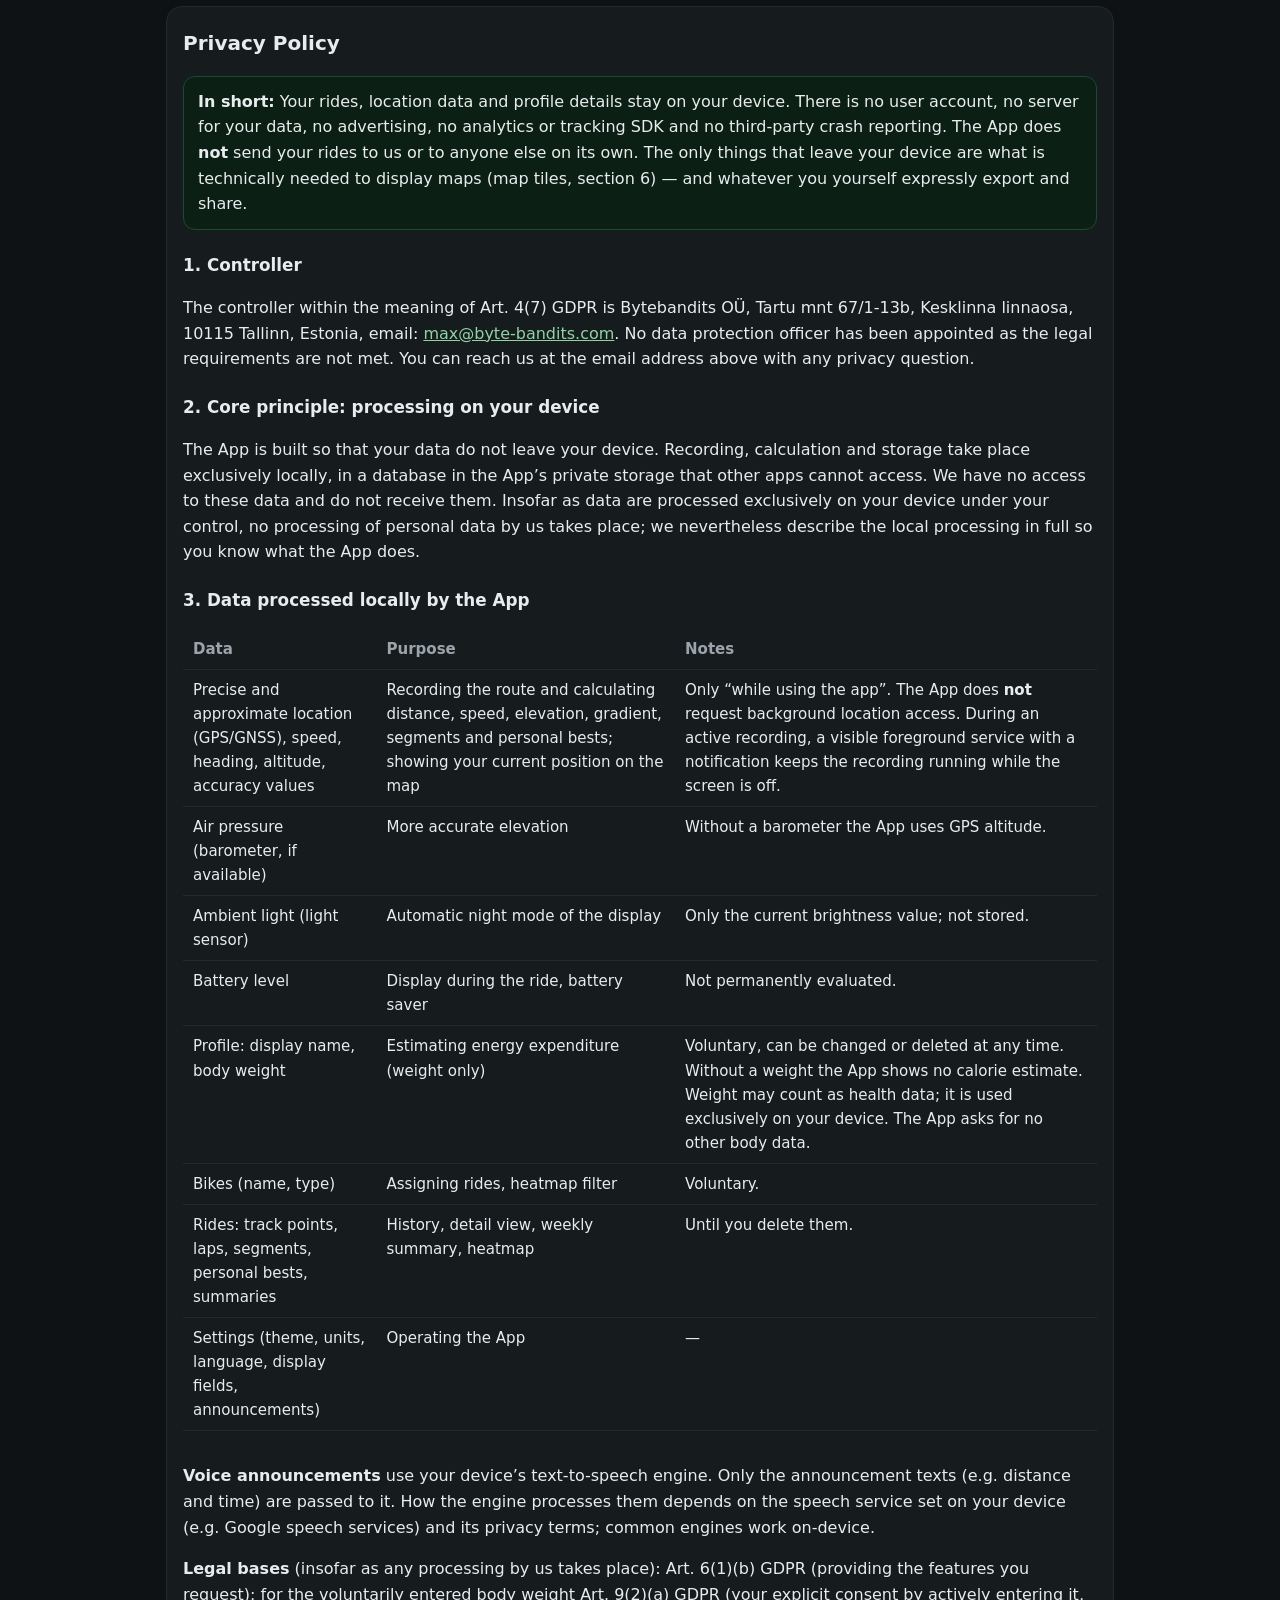
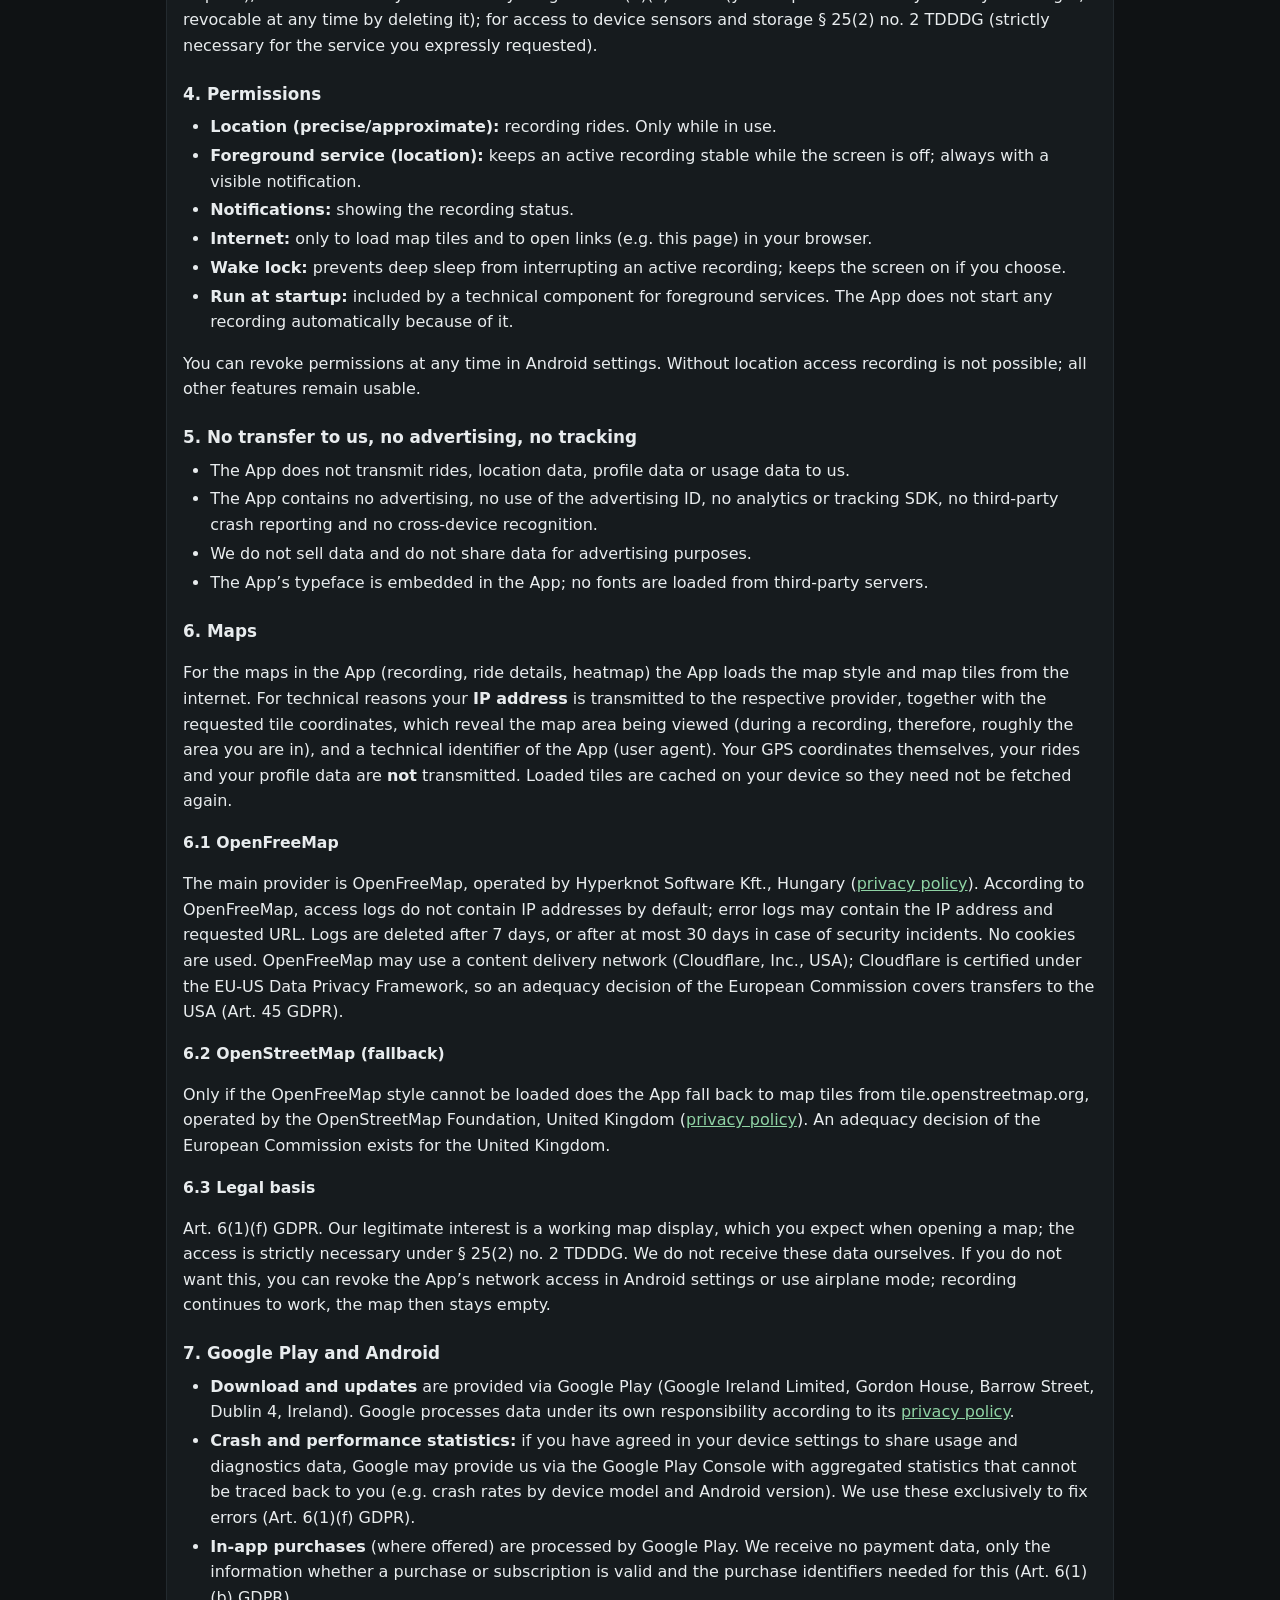
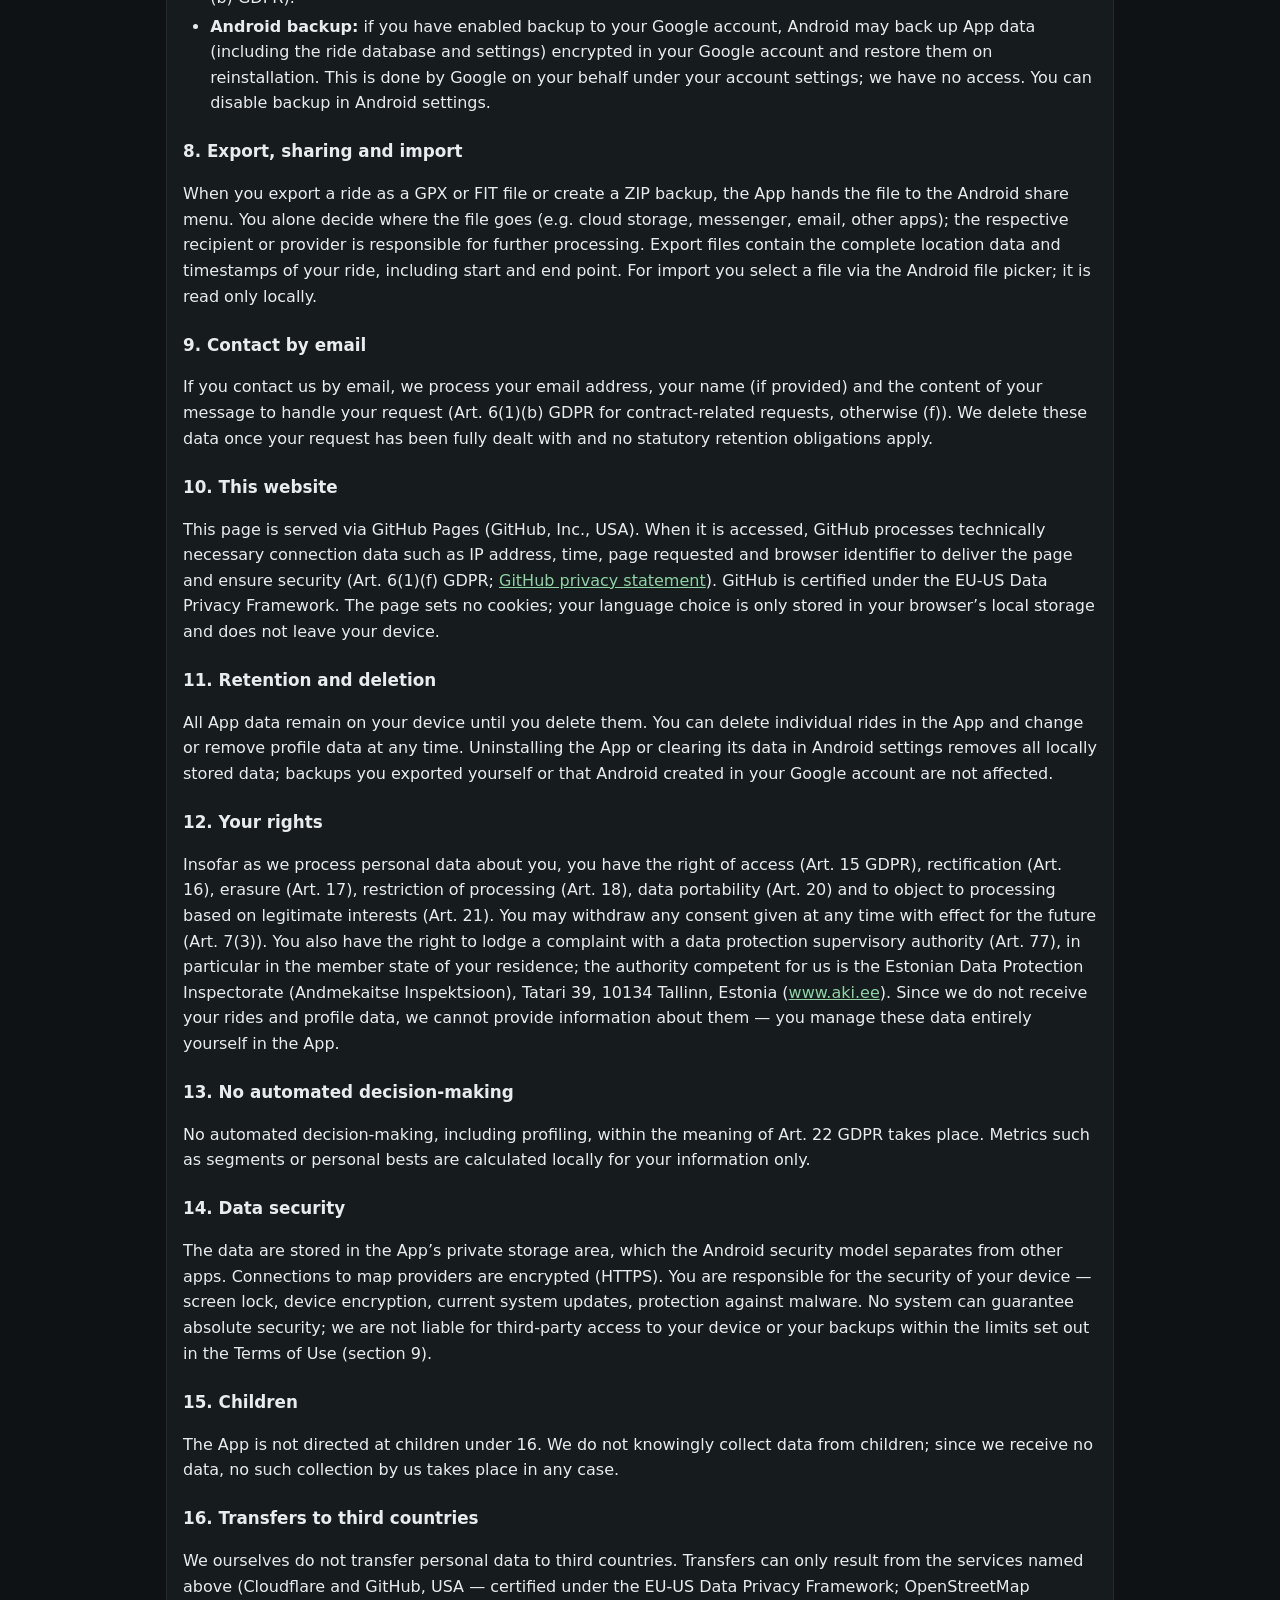
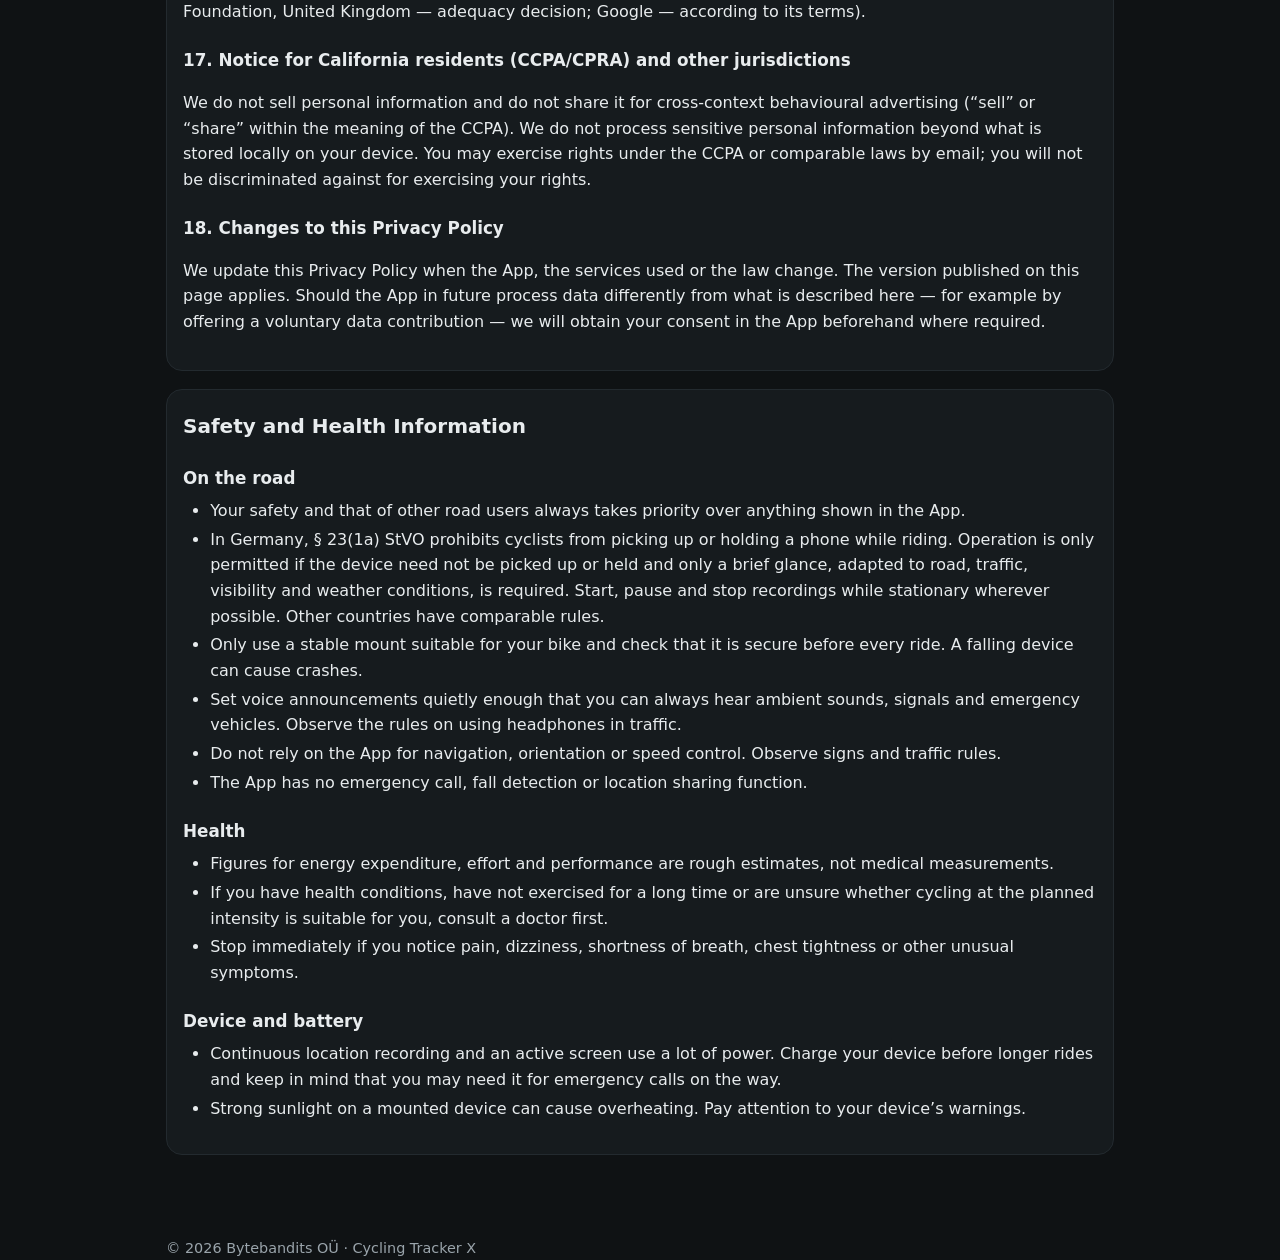
<file: CyclingTrackerX_legal.html>
<!doctype html>
<!--
  Cycling Tracker X — Rechtliches / Legal
  Verlinkt aus der App (Settings → About, Onboarding) und aus der Play Console:
    https://byte-bandits.com/CyclingTrackerX_legal.html            (#imprint, #terms, #privacy, #safety)

  Anbieterdaten wie auf den anderen Bytebandits-Rechtsseiten (Bytebandits OÜ, Tallinn).
-->
<html lang="de">
<head>
  <meta charset="utf-8">
  <meta name="viewport" content="width=device-width, initial-scale=1">
  <meta name="robots" content="noindex">
  <title>Cycling Tracker X – Rechtliches / Legal</title>
  <style>
    :root {
      --bg: #0f1214; --card: #161b1e; --line: #232a2f; --muted: #9aa4ab; --fg: #e8ecee;
      --accent: #4fae6b; --warn: #f0b429; --link: #8fd3a4;
    }
    * { box-sizing: border-box; }
    html { background: var(--bg); }
    body { margin: 0; font: 16px/1.6 system-ui, -apple-system, "Segoe UI", Roboto, Ubuntu, "Noto Sans", Helvetica, Arial, sans-serif; color: var(--fg); background: radial-gradient(1200px 700px at 10% -10%, #1a2a21 0, var(--bg) 60%); }
    header { padding: 20px 0; border-bottom: 1px solid var(--line); background: rgba(0,0,0,.35); position: sticky; top: 0; backdrop-filter: blur(6px); z-index: 2; }
    .wrap { max-width: 980px; margin: 0 auto; padding: 0 16px; }
    h1 { margin: 4px 0 0; font-size: 1.45rem; }
    .meta { color: var(--muted); font-size: .9rem; }
    .bar { display: flex; flex-wrap: wrap; gap: 8px; margin-top: 10px; align-items: center; }
    .bar button, .bar a { background: #1b2226; color: var(--fg); border: 1px solid #2b343a; padding: 6px 10px; border-radius: 10px; cursor: pointer; font: inherit; font-size: .9rem; text-decoration: none; }
    .bar button.active { outline: 2px solid var(--accent); border-color: transparent; }
    main.wrap { padding-top: 20px; padding-bottom: 64px; }
    section { background: var(--card); border: 1px solid var(--line); border-radius: 16px; padding: 20px 16px; overflow-wrap: anywhere; margin: 18px 0; scroll-margin-top: 210px; }
    h2 { margin-top: 0; font-size: 1.25rem; }
    h3 { margin: 1.4rem 0 .3rem; font-size: 1.05rem; }
    h4 { margin: 1rem 0 .2rem; font-size: .98rem; }
    a { color: var(--link); }
    ul, ol { margin: .4rem 0 .8rem 1.1rem; padding-left: .6rem; }
    li { margin: .2rem 0; }
    .small { font-size: .9rem; color: var(--muted); }
    .box { border-radius: 12px; padding: 12px 14px; margin: .8rem 0; }
    .box-ok { border: 1px solid #1d4a31; background: #0c1f15; }
    .box-warn { border: 1px solid #4a3a00; background: #1d1704; }
    .box-info { border: 1px solid #1f3a4a; background: #0b1820; }
    table { width: 100%; border-collapse: collapse; margin: .6rem 0 1rem; font-size: .94rem; }
    th, td { text-align: left; padding: 8px 10px; border-bottom: 1px solid var(--line); vertical-align: top; }
    th { color: var(--muted); font-weight: 600; }
    .tbl { overflow-x: auto; }
    .split { display: none; }
    .split.active { display: block; }
    footer { padding-top: 8px; padding-bottom: 56px; color: var(--muted); font-size: .9rem; }
  </style>
  <script>
    var SECTIONS = ['imprint', 'terms', 'privacy', 'safety'];
    function pickLang() {
      var q = new URLSearchParams(location.search).get('lang');
      if (q === 'de' || q === 'en') return q;
      try { var s = localStorage.getItem('ctx-legal-lang'); if (s === 'de' || s === 'en') return s; } catch (e) {}
      return (navigator.language || 'en').toLowerCase().indexOf('de') === 0 ? 'de' : 'en';
    }
    function setLang(lang, keepScroll) {
      document.getElementById('de').classList.toggle('active', lang === 'de');
      document.getElementById('en').classList.toggle('active', lang === 'en');
      document.querySelectorAll('.bar button[data-lang]').forEach(function (b) {
        b.classList.toggle('active', b.getAttribute('data-lang') === lang);
      });
      document.querySelectorAll('.bar a[data-target]').forEach(function (a) {
        a.textContent = a.getAttribute('data-' + lang);
      });
      document.documentElement.lang = lang;
      try { localStorage.setItem('ctx-legal-lang', lang); } catch (e) {}
      if (!keepScroll) jump(lang);
    }
    function jump(lang) {
      var h = location.hash.replace('#', '');
      if (SECTIONS.indexOf(h) === -1) return;
      var el = document.getElementById(h + '-' + lang);
      if (el) el.scrollIntoView({ behavior: 'instant', block: 'start' });
    }
    function go(target) {
      history.replaceState(null, '', '#' + target);
      jump(document.documentElement.lang);
    }
    window.addEventListener('DOMContentLoaded', function () { setLang(pickLang()); });
    window.addEventListener('hashchange', function () { jump(document.documentElement.lang); });
  </script>
</head>
<body>
<header>
  <div class="wrap">
    <div class="meta">Bytebandits · Cycling Tracker X</div>
    <h1>Rechtliches / Legal</h1>
    <div class="bar">
      <button type="button" data-lang="de" onclick="setLang('de', true)">Deutsch</button>
      <button type="button" data-lang="en" onclick="setLang('en', true)">English</button>
      <a href="#imprint" data-target="imprint" data-de="Impressum" data-en="Imprint" onclick="go('imprint'); return false;">Impressum</a>
      <a href="#terms" data-target="terms" data-de="Nutzungsbedingungen" data-en="Terms" onclick="go('terms'); return false;">Nutzungsbedingungen</a>
      <a href="#privacy" data-target="privacy" data-de="Datenschutz" data-en="Privacy" onclick="go('privacy'); return false;">Datenschutz</a>
      <a href="#safety" data-target="safety" data-de="Sicherheit" data-en="Safety" onclick="go('safety'); return false;">Sicherheit</a>
    </div>
  </div>
</header>

<main class="wrap">

<!-- ======================================================================= -->
<!-- ================================ DEUTSCH ============================== -->
<!-- ======================================================================= -->
<div id="de" class="split">

  <p class="small">Stand: 18. Oktober 2026 · Gilt für die Android-App „Cycling Tracker X“ (im Folgenden „App“) ab Version 1.0.</p>

  <!-- ============================== IMPRESSUM ============================= -->
  <section id="imprint-de">
    <h2>Impressum</h2>
    <p>
      Bytebandits OÜ (Osaühing – Gesellschaft mit beschränkter Haftung nach estnischem Recht)<br>
      Tartu mnt 67/1-13b, Kesklinna linnaosa<br>
      10115 Tallinn<br>
      Estland
    </p>
    <p>
      Vertretungsberechtigt: M. Scherb (Vorstand / juhatuse liige)<br>
      E-Mail: <a href="mailto:max@byte-bandits.com">max@byte-bandits.com</a><br>
      Registergericht: Harju Maakohus (Kreisgericht Harju), estnisches Handelsregister, Registernummer: 17265228<br>
      Umsatzsteuer-Identifikationsnummer: keine – das Unternehmen ist nicht umsatzsteuerlich registriert (KMKR)
    </p>
    <p>Angaben gemäß § 5 Digitale-Dienste-Gesetz (DDG). Verantwortlich für den Inhalt nach § 18 Abs. 2 Medienstaatsvertrag (MStV): M. Scherb, Anschrift wie oben.</p>
    <h3>Verbraucherstreitbeilegung</h3>
    <p>Wir sind nicht bereit und nicht verpflichtet, an Streitbeilegungsverfahren vor einer Verbraucherschlichtungsstelle teilzunehmen (§ 36 VSBG). Die frühere EU-Plattform zur Online-Streitbeilegung wurde zum 20. Juli 2025 eingestellt.</p>
    <h3>Haftung für Inhalte und Links</h3>
    <p>Die Inhalte dieser Seite und der App wurden mit größter Sorgfalt erstellt. Für die Richtigkeit, Vollständigkeit und Aktualität der Inhalte übernehmen wir jedoch keine Gewähr, soweit gesetzlich zulässig. Für Inhalte externer Websites, auf die wir verlinken, sind ausschließlich deren Betreiber verantwortlich. Zum Zeitpunkt der Verlinkung waren keine Rechtsverstöße erkennbar; bei Bekanntwerden von Rechtsverletzungen entfernen wir derartige Links umgehend.</p>
    <h3>Urheberrecht und Marken</h3>
    <p>Die App, ihr Design, ihre Texte und Grafiken sind urheberrechtlich geschützt. Kartendaten: © OpenStreetMap-Mitwirkende, verfügbar unter der Open Database License (ODbL); Kartenkacheln: © OpenMapTiles, bereitgestellt durch OpenFreeMap. Die verwendeten Open-Source-Komponenten und ihre Lizenzen sind in der App unter „Settings → About → Open-source licenses“ aufgeführt. Alle genannten Marken und Produktnamen gehören ihren jeweiligen Inhabern; „Google Play“ und „Android“ sind Marken der Google LLC.</p>
  </section>

  <!-- ============================ NUTZUNGSBEDINGUNGEN ===================== -->
  <section id="terms-de">
    <h2>Nutzungsbedingungen (AGB)</h2>

    <div class="box box-warn"><strong>Wichtiger Sicherheitshinweis:</strong> Die App darf Sie beim Fahren nicht ablenken. Bedienen Sie Ihr Smartphone während der Fahrt nicht und halten Sie es nicht in der Hand. Beachten Sie stets die Straßenverkehrsordnung, insbesondere § 23 Abs. 1a StVO, der auch für Radfahrende gilt. Nutzen Sie die App ausschließlich mit einer sicheren Halterung und nur mit kurzen Blicken – oder lassen Sie das Smartphone in der Tasche und nutzen Sie die Sprachansagen. Einzelheiten unter <a href="#safety" onclick="go('safety'); return false;">Sicherheit</a>.</div>

    <h3>1. Geltungsbereich und Vertragspartner</h3>
    <ol>
      <li>Diese Nutzungsbedingungen regeln die Nutzung der App zwischen Bytebandits OÜ (nachfolgend „wir“ oder „Anbieter“) und den Personen, die die App nutzen (nachfolgend „Sie“ oder „Nutzende“).</li>
      <li>Mit der Installation oder ersten Nutzung der App erklären Sie sich mit diesen Bedingungen einverstanden. In der App wird vor der ersten Nutzung auf diese Bedingungen hingewiesen; sie sind dort jederzeit unter „Settings → About“ abrufbar.</li>
      <li>Für den Bezug der App über Google Play gelten zusätzlich die Nutzungsbedingungen von Google Play. Bei Widersprüchen zu diesen Bedingungen gehen hinsichtlich Download, Zahlung und Erstattung die Bedingungen von Google Play vor.</li>
      <li>Abweichende oder ergänzende Bedingungen der Nutzenden werden nicht Vertragsbestandteil, es sei denn, wir stimmen ihnen ausdrücklich in Textform zu.</li>
    </ol>

    <h3>2. Leistungsbeschreibung</h3>
    <ol>
      <li>Die App zeichnet Radfahrten mit den Sensoren Ihres Smartphones auf – Satellitennavigation (GPS/GNSS) und, sofern vorhanden, Barometer – und leitet daraus Kennwerte ab. Zum Funktionsumfang gehören insbesondere: Aufzeichnung von Strecke, Distanz, Geschwindigkeit (aktuell, Durchschnitt, Maximum), Fahr- und Standzeit, Höhengewinn und -verlust, Steigung, Vertikalgeschwindigkeit (VAM); automatische Pause, manuelle und automatische Runden, Sprachansagen; Kartenansicht, Diagramme, automatisch erkannte Anstiege und Sprints, persönliche Bestzeiten über Distanzen, Wochenübersicht, Heatmap; geschätzter Energieverbrauch; Import und Export von Fahrten (GPX, FIT) und Datensicherung (ZIP).</li>
      <li>Die App arbeitet „local first“: Ihre Fahrten und Profilangaben werden ausschließlich auf Ihrem Gerät gespeichert. Ein Benutzerkonto gibt es nicht. Wir betreiben keinen Server, der Ihre Fahrten empfängt oder speichert.</li>
      <li>Für die Kartenansicht lädt die App Kartenkacheln von Drittanbietern (siehe Datenschutzerklärung, Abschnitt 6). Auf die Verfügbarkeit, den Inhalt und die Aktualität dieser Dienste haben wir keinen Einfluss. Fallen sie aus, steht die Kartenansicht vorübergehend nicht oder nur eingeschränkt zur Verfügung; die Aufzeichnung selbst funktioniert auch ohne Internetverbindung.</li>
      <li>Der konkrete Funktionsumfang ergibt sich aus der jeweils aktuellen Version der App und der Beschreibung im Store. Ein Anspruch auf bestimmte Funktionen, auf deren unveränderten Fortbestand oder auf die Unterstützung bestimmter Geräte oder Android-Versionen besteht nicht, soweit gesetzlich nicht zwingend etwas anderes gilt (siehe Ziffer 8).</li>
    </ol>

    <h3>3. Charakter der Messwerte – keine Garantie für Genauigkeit</h3>
    <ol>
      <li>Alle in der App angezeigten Werte sind <strong>Näherungswerte</strong>. Sie beruhen auf Smartphone-Sensoren, die je nach Gerät, Empfangslage (z. B. Häuserschluchten, Wald, Tunnel), Witterung, Luftdruckänderungen, Halterung, Akkustand, Energiesparfunktionen und Betriebssystem erheblich abweichen, verzögert sein oder ausfallen können.</li>
      <li>Insbesondere der Energieverbrauch („Kalorien“) wird nur grob über ein MET-Modell aus Bewegungszeit, Durchschnittsgeschwindigkeit und Ihrem freiwillig angegebenen Gewicht geschätzt. Ohne Gewichtsangabe wird kein Energieverbrauch angezeigt. Er kann von Ihrem tatsächlichen Verbrauch deutlich abweichen.</li>
      <li>Die App ist <strong>kein Medizinprodukt</strong>, kein Gesundheits- oder Diagnosewerkzeug, kein Navigationsgerät, kein geeichtes Messgerät und kein Notfall- oder Sicherheitssystem. Sie ist nicht geeignet als Grundlage für medizinische, sicherheitsrelevante, rechtliche, versicherungsrechtliche oder sportrechtliche Entscheidungen (z. B. Wettkampfwertung, Nachweis gegenüber Behörden, Versicherungen oder Gerichten).</li>
      <li>Die App dient ausschließlich der persönlichen Information und Freizeitgestaltung.</li>
    </ol>

    <h3>4. Pflichten der Nutzenden und zulässige Nutzung</h3>
    <ol>
      <li>Sie nutzen die App nur, wenn dies ohne Gefährdung oder Ablenkung und im Einklang mit den geltenden Gesetzen möglich ist. Sie bleiben jederzeit selbst für Ihre Fahrweise, Ihre Ausrüstung, die Wahl Ihrer Strecke und die Beachtung der Verkehrsregeln verantwortlich.</li>
      <li>Sie sind selbst für die Sicherung Ihrer Daten verantwortlich. Die App bietet dafür Export- und Sicherungsfunktionen (GPX, FIT, ZIP). Wir empfehlen regelmäßige Sicherungen, insbesondere vor einem Gerätewechsel, dem Zurücksetzen des Geräts oder der Deinstallation.</li>
      <li>Untersagt ist jede missbräuchliche Nutzung, insbesondere das Umgehen technischer Schutz- oder Freischaltmechanismen, das Dekompilieren, Disassemblieren oder sonstige Reverse Engineering, soweit dies nicht nach § 69e UrhG oder anderen zwingenden Vorschriften erlaubt ist, sowie die Verbreitung veränderter Fassungen der App.</li>
      <li>Wenn Sie Fahrten exportieren und an Dritte weitergeben, sind Sie für diese Weitergabe selbst verantwortlich. Exportdateien enthalten die vollständigen Positionsdaten Ihrer Fahrt.</li>
      <li>Die App richtet sich an Personen ab 16 Jahren. Jüngere Personen dürfen die App nur mit Zustimmung ihrer Erziehungsberechtigten nutzen.</li>
    </ol>

    <h3>5. Nutzungsrechte</h3>
    <ol>
      <li>Wir räumen Ihnen ein einfaches, nicht übertragbares, nicht unterlizenzierbares, auf die Dauer der Bereitstellung der App beschränktes Recht ein, die App für private, nicht-kommerzielle Zwecke auf Geräten zu nutzen, die Ihnen gehören oder die Sie kontrollieren.</li>
      <li>Alle sonstigen Rechte an der App verbleiben bei uns bzw. den jeweiligen Rechteinhabern. In der App enthaltene Open-Source-Komponenten unterliegen ihren eigenen Lizenzen, die diesen Bedingungen insoweit vorgehen.</li>
      <li>Die von Ihnen aufgezeichneten Fahrdaten gehören Ihnen. Wir erheben daran keine Rechte und erhalten sie nicht.</li>
    </ol>

    <h3>6. Kostenlose Nutzung, Premium-Funktionen und Abonnements</h3>
    <ol>
      <li><strong>Einführungsphase.</strong> Die App wird derzeit kostenlos angeboten. Funktionen, die während dieser Einführungsphase oder im Rahmen von Aktionen kostenlos zur Verfügung stehen, werden freiwillig und ohne Rechtspflicht bereitgestellt. Ein Anspruch darauf, dass diese Funktionen dauerhaft kostenlos bleiben, besteht nicht.</li>
      <li><strong>Einführung kostenpflichtiger Funktionen.</strong> Wir behalten uns vor, künftig kostenpflichtige Zusatzfunktionen („Premium“) anzubieten und bisher kostenlose Funktionen ganz oder teilweise in Premium zu überführen. Wir informieren darüber rechtzeitig in der App oder im Store. Bereits aufgezeichnete Fahrten bleiben auf Ihrem Gerät gespeichert und können weiterhin angesehen und exportiert werden; die grundlegende Aufzeichnung von Fahrten bleibt kostenlos.</li>
      <li><strong>Angebotsformen.</strong> Premium kann insbesondere als Abonnement mit Laufzeiten von sechs oder zwölf Monaten sowie als einmaliger Kauf mit unbefristeter Freischaltung („Lifetime“) angeboten werden. Preise, Laufzeiten, etwaige kostenlose Testzeiträume und Leistungsumfang werden vor dem Kauf in der App bzw. in Google Play angezeigt; maßgeblich ist die dort angezeigte Beschreibung zum Zeitpunkt des Kaufs.</li>
      <li><strong>Zahlungsabwicklung.</strong> Käufe werden ausschließlich über das Abrechnungssystem von Google Play abgewickelt. Zahlungsdaten erhalten wir nicht. Es gelten ergänzend die Bedingungen von Google Play, insbesondere zu Zahlung, Rückerstattung und Familienfreigabe.</li>
      <li><strong>Verlängerung und Kündigung von Abonnements.</strong> Abonnements verlängern sich automatisch um die jeweils gewählte Laufzeit, wenn sie nicht vor Ablauf gekündigt werden. Sie können ein Abonnement jederzeit in Google Play unter „Zahlungen und Abos → Abos“ kündigen; die Kündigung wird zum Ende des laufenden Abrechnungszeitraums wirksam, bis dahin bleibt Premium freigeschaltet. Das Deinstallieren der App beendet ein Abonnement nicht.</li>
      <li><strong>Preisänderungen.</strong> Preisänderungen für laufende Abonnements erfolgen nur nach den Verfahren von Google Play; wo dies vorgesehen ist, werden Sie vorab informiert und müssen einer Preiserhöhung zustimmen, andernfalls endet das Abonnement zum Ende des laufenden Zeitraums.</li>
      <li><strong>Bedeutung von „Lifetime“.</strong> „Lifetime“ bzw. „unbefristet“ bezeichnet die Freischaltung der beim Kauf beschriebenen Premium-Funktionen für die gesamte Dauer, in der wir die App und diese Funktionen anbieten und weiterentwickeln – nicht die Lebenszeit der Nutzenden oder eines bestimmten Geräts. Die Freischaltung ist an das beim Kauf verwendete Google-Konto gebunden und nicht übertragbar. Sie umfasst die zum Kaufzeitpunkt beschriebenen Premium-Funktionen sowie deren Weiterentwicklungen; künftige, eigenständige neue Produkte oder Dienste sind nicht automatisch eingeschlossen.</li>
      <li><strong>Wiederherstellung.</strong> Nach einer Neuinstallation oder auf einem neuen Gerät können Käufe über die Funktion „Käufe wiederherstellen“ mit demselben Google-Konto wiederhergestellt werden.</li>
    </ol>

    <h3>7. Widerrufsbelehrung für Verbraucher</h3>
    <p>Soweit wir Ihr Vertragspartner für einen kostenpflichtigen Kauf sind, steht Ihnen als Verbraucher das folgende Widerrufsrecht zu. Soweit Google als Verkäufer auftritt, gelten die Widerrufs- und Erstattungsregeln von Google Play.</p>
    <div class="box box-info">
      <h4>Widerrufsrecht</h4>
      <p>Sie haben das Recht, binnen vierzehn Tagen ohne Angabe von Gründen diesen Vertrag zu widerrufen. Die Widerrufsfrist beträgt vierzehn Tage ab dem Tag des Vertragsabschlusses. Um Ihr Widerrufsrecht auszuüben, müssen Sie uns (Bytebandits OÜ, Tartu mnt 67/1-13b, Kesklinna linnaosa, 10115 Tallinn, Estland, E-Mail: <a href="mailto:max@byte-bandits.com">max@byte-bandits.com</a>) mittels einer eindeutigen Erklärung (z. B. eine E-Mail) über Ihren Entschluss, diesen Vertrag zu widerrufen, informieren. Sie können dafür das untenstehende Muster-Widerrufsformular verwenden, das jedoch nicht vorgeschrieben ist. Zur Wahrung der Widerrufsfrist reicht es aus, dass Sie die Mitteilung über die Ausübung des Widerrufsrechts vor Ablauf der Widerrufsfrist absenden.</p>
      <h4>Folgen des Widerrufs</h4>
      <p>Wenn Sie diesen Vertrag widerrufen, haben wir Ihnen alle Zahlungen, die wir von Ihnen erhalten haben, unverzüglich und spätestens binnen vierzehn Tagen ab dem Tag zurückzuzahlen, an dem die Mitteilung über Ihren Widerruf dieses Vertrags bei uns eingegangen ist. Für diese Rückzahlung verwenden wir dasselbe Zahlungsmittel, das Sie bei der ursprünglichen Transaktion eingesetzt haben, es sei denn, mit Ihnen wurde ausdrücklich etwas anderes vereinbart; in keinem Fall werden Ihnen wegen dieser Rückzahlung Entgelte berechnet.</p>
      <h4>Vorzeitiges Erlöschen</h4>
      <p>Bei einem Vertrag über die Bereitstellung digitaler Inhalte, die sich nicht auf einem körperlichen Datenträger befinden, erlischt das Widerrufsrecht, wenn wir mit der Vertragserfüllung begonnen haben, nachdem Sie (1) ausdrücklich zugestimmt haben, dass wir vor Ablauf der Widerrufsfrist mit der Vertragserfüllung beginnen, (2) Ihre Kenntnis davon bestätigt haben, dass Sie durch Ihre Zustimmung mit Beginn der Vertragserfüllung Ihr Widerrufsrecht verlieren, und (3) wir Ihnen eine Bestätigung des Vertrags zur Verfügung gestellt haben (§ 356 Abs. 5 BGB). Bei Verträgen über digitale Dienstleistungen (Abonnements) haben Sie, wenn Sie verlangt haben, dass die Leistung während der Widerrufsfrist beginnen soll, im Fall des Widerrufs einen angemessenen Betrag zu zahlen, der dem Anteil der bis zum Widerruf bereits erbrachten Leistungen entspricht.</p>
      <h4>Muster-Widerrufsformular</h4>
      <p class="small">(Wenn Sie den Vertrag widerrufen wollen, dann füllen Sie bitte dieses Formular aus und senden Sie es zurück.)<br>
      An Bytebandits OÜ, Tartu mnt 67/1-13b, Kesklinna linnaosa, 10115 Tallinn, Estland, E-Mail: <a href="mailto:max@byte-bandits.com">max@byte-bandits.com</a>:<br>
      Hiermit widerrufe(n) ich/wir (*) den von mir/uns (*) abgeschlossenen Vertrag über den Kauf der folgenden Waren (*) / die Erbringung der folgenden Dienstleistung (*): ______ · Bestellt am (*) / erhalten am (*): ______ · Name des/der Verbraucher(s): ______ · Anschrift des/der Verbraucher(s): ______ · Unterschrift des/der Verbraucher(s) (nur bei Mitteilung auf Papier) · Datum<br>
      (*) Unzutreffendes streichen.</p>
    </div>

    <h3>8. Verfügbarkeit, Updates und Änderungen der App</h3>
    <ol>
      <li>Wir bemühen uns um eine fehlerfreie und stabile App. Eine ununterbrochene, fehlerfreie Funktion auf allen Geräten und unter allen Bedingungen können wir nicht zusichern.</li>
      <li>Wir dürfen die App weiterentwickeln, Funktionen ändern, ergänzen, einschränken oder entfernen, soweit dies unter Berücksichtigung Ihrer Interessen zumutbar ist – insbesondere aus technischen Gründen, wegen geänderter rechtlicher oder behördlicher Anforderungen, aus Sicherheitsgründen, wegen geänderter Bedingungen von Drittanbietern (z. B. Google, Kartenanbieter) oder zur Verbesserung der App. Für kostenpflichtige Leistungen gelten die gesetzlichen Vorgaben zu Aktualisierungen und Änderungen digitaler Produkte (§§ 327f, 327r BGB); bei erheblichen Beeinträchtigungen informieren wir Sie vorab und weisen auf Ihre Rechte hin.</li>
      <li>Wir stellen Aktualisierungen über Google Play bereit. Um die App sicher und vollständig nutzen zu können, sollten Sie Aktualisierungen zeitnah installieren. Für Folgen, die darauf beruhen, dass bereitgestellte Aktualisierungen nicht installiert wurden, haften wir nicht, soweit wir auf die Folgen und die Verfügbarkeit hingewiesen haben.</li>
      <li>Wir können die App mit angemessener Ankündigungsfrist einstellen. Ihre lokal gespeicherten Daten bleiben davon unberührt und können exportiert werden. Gesetzliche Ansprüche aus kostenpflichtigen Verträgen bleiben unberührt.</li>
    </ol>

    <h3>9. Haftung</h3>
    <ol>
      <li><strong>Unentgeltliche Nutzung.</strong> Soweit Sie die App oder einzelne Funktionen unentgeltlich nutzen, haften wir – entsprechend den gesetzlichen Wertungen für unentgeltliche Leistungen (§§ 521, 599 BGB) – nur für Vorsatz und grobe Fahrlässigkeit.</li>
      <li><strong>Kostenpflichtige Nutzung.</strong> Soweit Sie kostenpflichtige Leistungen nutzen, haften wir unbeschränkt bei Vorsatz und grober Fahrlässigkeit. Bei einfacher Fahrlässigkeit haften wir nur bei Verletzung einer wesentlichen Vertragspflicht (einer Pflicht, deren Erfüllung die ordnungsgemäße Durchführung des Vertrags überhaupt erst ermöglicht und auf deren Einhaltung Sie regelmäßig vertrauen dürfen); in diesem Fall ist unsere Haftung auf den bei Vertragsschluss vorhersehbaren, vertragstypischen Schaden begrenzt.</li>
      <li><strong>Unberührt bleibende Haftung.</strong> Die vorstehenden Beschränkungen gelten nicht bei Schäden aus der Verletzung des Lebens, des Körpers oder der Gesundheit, die auf einer fahrlässigen oder vorsätzlichen Pflichtverletzung von uns, unseren gesetzlichen Vertretern oder Erfüllungsgehilfen beruhen, bei arglistig verschwiegenen Mängeln, bei Übernahme einer Garantie sowie bei Ansprüchen nach dem Produkthaftungsgesetz oder anderen zwingenden gesetzlichen Haftungstatbeständen.</li>
      <li><strong>Insbesondere</strong> haften wir im Rahmen des gesetzlich Zulässigen nicht für:
        <ul>
          <li>Unfälle, Verletzungen, Sach- oder Vermögensschäden, die auf der Nutzung der App während der Fahrt, auf Ablenkung, auf der Missachtung von Verkehrsregeln oder auf dem Vertrauen in angezeigte Werte beruhen;</li>
          <li>Ungenauigkeiten, Verzögerungen, Lücken oder Ausfälle von Standort-, Höhen-, Geschwindigkeits- oder sonstigen Messwerten sowie daraus abgeleiteter Kennzahlen;</li>
          <li>den Verlust lokal gespeicherter Daten, etwa durch Deinstallation, Zurücksetzen, Defekt, Verlust oder Diebstahl des Geräts, Betriebssystem-Aktualisierungen oder fehlende Sicherungen – bei leicht fahrlässig verursachtem Datenverlust ist die Haftung zudem auf den Aufwand beschränkt, der bei regelmäßiger, gefahrentsprechender Datensicherung durch Sie für die Wiederherstellung erforderlich gewesen wäre;</li>
          <li>Störungen, Änderungen oder die Einstellung von Diensten Dritter (insbesondere Kartenanbieter, Google Play, Betriebssystem, Text-to-Speech-Dienste);</li>
          <li>Akkuverbrauch, Erwärmung des Geräts, Datenvolumen oder Kosten Ihres Mobilfunkvertrags;</li>
          <li>Halterungen, Zubehör oder Geräte Dritter.</li>
        </ul>
      </li>
      <li>Soweit unsere Haftung ausgeschlossen oder beschränkt ist, gilt dies auch für die persönliche Haftung unserer gesetzlichen Vertreter, Mitarbeitenden und Erfüllungsgehilfen.</li>
    </ol>

    <h3>10. Gewährleistung</h3>
    <ol>
      <li>Bei kostenpflichtigen digitalen Produkten stehen Verbrauchern die gesetzlichen Rechte bei Mängeln zu (§§ 327 ff. BGB). Diese Rechte werden durch diese Bedingungen nicht eingeschränkt.</li>
      <li>Unentgeltlich bereitgestellte Funktionen werden in ihrem jeweiligen Zustand („wie besehen“) zur Verfügung gestellt. Wir übernehmen dafür, soweit gesetzlich zulässig, keine Gewähr für eine bestimmte Beschaffenheit, Eignung für einen bestimmten Zweck oder ununterbrochene Verfügbarkeit; eine Haftung für arglistig verschwiegene Mängel bleibt unberührt.</li>
      <li>Wir übernehmen keine Garantien im Rechtssinne, sofern eine Garantie nicht ausdrücklich als solche bezeichnet und schriftlich erklärt wurde.</li>
    </ol>

    <h3>11. Freistellung</h3>
    <p>Sie stellen uns von Ansprüchen Dritter frei, die diese wegen einer von Ihnen zu vertretenden rechtswidrigen oder vertragswidrigen Nutzung der App gegen uns geltend machen, einschließlich der angemessenen Kosten der Rechtsverteidigung. Weitergehende gesetzliche Ansprüche bleiben unberührt.</p>

    <h3>12. Laufzeit und Beendigung</h3>
    <p>Der Nutzungsvertrag über die kostenlose App läuft auf unbestimmte Zeit. Sie können ihn jederzeit beenden, indem Sie die App deinstallieren. Abonnements enden nach Ziffer 6. Das Recht beider Seiten zur außerordentlichen Kündigung aus wichtigem Grund bleibt unberührt.</p>

    <h3>13. Datenschutz</h3>
    <p>Informationen zur Verarbeitung personenbezogener Daten enthält die <a href="#privacy" onclick="go('privacy'); return false;">Datenschutzerklärung</a> auf dieser Seite.</p>

    <h3>14. Änderungen dieser Bedingungen</h3>
    <p>Wir können diese Bedingungen mit Wirkung für die Zukunft ändern, wenn hierfür ein sachlicher Grund besteht, insbesondere bei neuen Funktionen, geänderter Rechtslage oder Rechtsprechung, geänderten Bedingungen von Drittanbietern oder zur Beseitigung von Unklarheiten. Wesentliche Änderungen teilen wir in der App oder im Store mit. Bei kostenpflichtigen Verträgen gelten Änderungen, die Ihre Hauptleistungspflichten oder das Verhältnis von Leistung und Gegenleistung betreffen, nur mit Ihrer Zustimmung; im Übrigen gilt die geänderte Fassung als angenommen, wenn Sie nicht innerhalb von sechs Wochen nach Mitteilung widersprechen und wir Sie in der Mitteilung auf diese Folge hingewiesen haben. Für die unentgeltliche Nutzung gilt jeweils die zum Zeitpunkt der Nutzung veröffentlichte Fassung.</p>

    <h3>15. Schlussbestimmungen</h3>
    <ol>
      <li>Es gilt das Recht der Bundesrepublik Deutschland unter Ausschluss des UN-Kaufrechts (CISG). Gegenüber Verbrauchern gilt diese Rechtswahl nur, soweit dadurch nicht der Schutz entzogen wird, der durch zwingende Bestimmungen des Rechts des Staates ihres gewöhnlichen Aufenthalts gewährt wird.</li>
      <li>Sind Sie Kaufmann, juristische Person des öffentlichen Rechts oder öffentlich-rechtliches Sondervermögen oder haben Sie keinen allgemeinen Gerichtsstand in der Europäischen Union, ist ausschließlicher Gerichtsstand für alle Streitigkeiten aus diesem Vertrag unser Sitz.</li>
      <li>Sollten einzelne Bestimmungen dieser Bedingungen ganz oder teilweise unwirksam oder undurchführbar sein oder werden, bleibt die Wirksamkeit der übrigen Bestimmungen unberührt. An die Stelle der unwirksamen Bestimmung treten die gesetzlichen Vorschriften.</li>
      <li>Diese Bedingungen werden in deutscher und englischer Sprache bereitgestellt. Bei Abweichungen ist die deutsche Fassung maßgeblich, soweit nicht zwingendes Recht etwas anderes vorschreibt.</li>
    </ol>
  </section>

  <!-- ============================ DATENSCHUTZ ============================= -->
  <section id="privacy-de">
    <h2>Datenschutzerklärung</h2>

    <div class="box box-ok"><strong>Kurzfassung:</strong> Ihre Fahrten, Standortdaten und Profilangaben bleiben auf Ihrem Gerät. Wir haben kein Benutzerkonto, keinen Server für Ihre Daten, keine Werbung, kein Analyse- oder Tracking-SDK und kein Crash-Reporting eines Drittanbieters. Die App überträgt von sich aus <strong>keine</strong> Fahrten an uns oder an Dritte. Nach außen geht nur, was zur Kartendarstellung technisch nötig ist (Kartenkacheln, Abschnitt 6) – und was Sie selbst ausdrücklich exportieren und teilen.</div>

    <h3>1. Verantwortlicher</h3>
    <p>Verantwortlicher im Sinne von Art. 4 Nr. 7 DSGVO ist Bytebandits OÜ, Tartu mnt 67/1-13b, Kesklinna linnaosa, 10115 Tallinn, Estland, E-Mail: <a href="mailto:max@byte-bandits.com">max@byte-bandits.com</a>. Ein Datenschutzbeauftragter ist nicht bestellt, da die gesetzlichen Voraussetzungen dafür nicht vorliegen. Für alle Fragen zum Datenschutz erreichen Sie uns unter der genannten E-Mail-Adresse.</p>

    <h3>2. Grundprinzip: Verarbeitung auf Ihrem Gerät</h3>
    <p>Die App ist so gebaut, dass Ihre Daten Ihr Gerät nicht verlassen. Aufzeichnung, Berechnung und Speicherung finden ausschließlich lokal statt, in einer Datenbank im privaten App-Speicher, auf den andere Apps nicht zugreifen können. Wir haben keinen Zugriff auf diese Daten und erhalten sie nicht. Soweit die Daten ausschließlich unter Ihrer Kontrolle auf Ihrem Gerät verarbeitet werden, findet durch uns keine Verarbeitung personenbezogener Daten statt; wir beschreiben die lokale Verarbeitung dennoch vollständig, damit Sie wissen, was die App tut.</p>

    <h3>3. Welche Daten die App lokal verarbeitet</h3>
    <div class="tbl"><table>
      <tr><th>Daten</th><th>Zweck</th><th>Hinweise</th></tr>
      <tr><td>Genauer und ungefährer Standort (GPS/GNSS), Geschwindigkeit, Fahrtrichtung, Höhe, Genauigkeitswerte</td><td>Aufzeichnung der Strecke und Berechnung von Distanz, Geschwindigkeit, Höhe, Steigung, Segmenten und Bestzeiten; Anzeige der aktuellen Position auf der Karte</td><td>Nur „während der Nutzung der App“. Die App fordert <strong>keinen</strong> Standortzugriff im Hintergrund an. Während einer laufenden Aufzeichnung hält ein sichtbarer Vordergrunddienst mit Benachrichtigung die Aufzeichnung auch bei ausgeschaltetem Bildschirm aufrecht.</td></tr>
      <tr><td>Luftdruck (Barometer, falls vorhanden)</td><td>Genauere Höhenmessung</td><td>Ohne Barometer nutzt die App die GPS-Höhe.</td></tr>
      <tr><td>Umgebungshelligkeit (Lichtsensor)</td><td>Automatischer Nachtmodus der Anzeige</td><td>Nur der aktuelle Helligkeitswert, wird nicht gespeichert.</td></tr>
      <tr><td>Akkustand</td><td>Anzeige während der Fahrt, Energiesparmodus</td><td>Wird mit der Fahrt nicht dauerhaft ausgewertet.</td></tr>
      <tr><td>Profilangaben: Anzeigename, Körpergewicht</td><td>Schätzung des Energieverbrauchs (nur das Gewicht)</td><td>Freiwillig, jederzeit änderbar und löschbar. Ohne Gewichtsangabe zeigt die App keine Kalorienschätzung. Das Gewicht kann als Gesundheitsangabe gelten; es wird ausschließlich lokal verwendet. Weitere Körperdaten fragt die App nicht ab.</td></tr>
      <tr><td>Fahrräder (Name, Typ)</td><td>Zuordnung von Fahrten, Filter der Heatmap</td><td>Freiwillig.</td></tr>
      <tr><td>Fahrten: Messpunkte, Runden, Segmente, Bestzeiten, Zusammenfassungen</td><td>Verlauf, Detailansicht, Wochenübersicht, Heatmap</td><td>Bis Sie sie löschen.</td></tr>
      <tr><td>Einstellungen (Design, Einheiten, Sprache, Anzeigefelder, Ansagen)</td><td>Bedienung der App</td><td>—</td></tr>
    </table></div>
    <p><strong>Sprachansagen:</strong> Für Ansagen nutzt die App die Sprachausgabe (Text-to-Speech) Ihres Geräts. Übergeben werden nur die Ansagetexte (z. B. Distanz und Zeit). Wie die Sprachausgabe diese verarbeitet, richtet sich nach dem auf Ihrem Gerät eingestellten Sprachdienst (z. B. Google Sprachdienste) und dessen Datenschutzbestimmungen; die üblichen Dienste arbeiten lokal auf dem Gerät.</p>
    <p><strong>Rechtsgrundlagen</strong> (soweit überhaupt eine Verarbeitung durch uns vorliegt): Art. 6 Abs. 1 lit. b DSGVO (Bereitstellung der von Ihnen gewünschten Funktionen); für das freiwillig angegebene Körpergewicht Art. 9 Abs. 2 lit. a DSGVO (Ihre ausdrückliche Einwilligung durch aktive Eingabe, jederzeit durch Löschen der Angabe widerrufbar); für den Zugriff auf Gerätesensoren und Speicher § 25 Abs. 2 Nr. 2 TDDDG (unbedingt erforderlich für den von Ihnen ausdrücklich gewünschten Dienst).</p>

    <h3>4. Berechtigungen</h3>
    <ul>
      <li><strong>Standort (genau/ungefähr):</strong> Aufzeichnung von Fahrten. Nur während der Nutzung.</li>
      <li><strong>Vordergrunddienst (Standort):</strong> hält eine laufende Aufzeichnung stabil, solange der Bildschirm aus ist; immer mit sichtbarer Benachrichtigung.</li>
      <li><strong>Benachrichtigungen:</strong> Anzeige des Aufzeichnungsstatus.</li>
      <li><strong>Internet:</strong> ausschließlich zum Laden von Kartenkacheln und zum Öffnen von Links (z. B. dieser Seite) im Browser.</li>
      <li><strong>Wake Lock:</strong> verhindert, dass das Gerät eine laufende Aufzeichnung durch Tiefschlaf unterbricht; auf Wunsch hält es den Bildschirm an.</li>
      <li><strong>Start nach dem Hochfahren:</strong> wird von einer technischen Komponente für Vordergrunddienste mitgebracht. Die App startet dadurch keine Aufzeichnung selbsttätig.</li>
    </ul>
    <p>Sie können Berechtigungen jederzeit in den Android-Einstellungen entziehen. Ohne Standortzugriff ist keine Aufzeichnung möglich; alle übrigen Funktionen bleiben nutzbar.</p>

    <h3>5. Keine Übermittlung an uns, keine Werbung, kein Tracking</h3>
    <ul>
      <li>Die App übermittelt keine Fahrten, Standortdaten, Profilangaben oder Nutzungsdaten an uns.</li>
      <li>Die App enthält keine Werbung, keine Werbe-ID-Nutzung, kein Analyse- oder Tracking-SDK, kein Crash-Reporting eines Drittanbieters und keine geräteübergreifende Wiedererkennung.</li>
      <li>Wir verkaufen keine Daten und geben keine Daten zu Werbezwecken weiter.</li>
      <li>Die Schriftart der App ist in die App eingebettet; es werden keine Schriften von Servern Dritter nachgeladen.</li>
    </ul>

    <h3>6. Kartendarstellung</h3>
    <p>Für die Karten in der App (Aufzeichnung, Fahrtdetails, Heatmap) lädt die App Kartenstil und Kartenkacheln aus dem Internet. Dabei wird technisch bedingt Ihre <strong>IP-Adresse</strong> an den jeweiligen Anbieter übertragen, zusammen mit den angeforderten Kachelkoordinaten, aus denen sich der betrachtete Kartenausschnitt ergibt (während einer Aufzeichnung also ungefähr die Gegend, in der Sie sich befinden), sowie einer technischen Kennung der App (User-Agent). Ihre GPS-Koordinaten selbst, Ihre Fahrten oder Profilangaben werden <strong>nicht</strong> übermittelt. Geladene Kacheln werden auf Ihrem Gerät zwischengespeichert, damit sie nicht erneut abgerufen werden müssen.</p>
    <h4>6.1 OpenFreeMap</h4>
    <p>Hauptanbieter ist OpenFreeMap, betrieben von Hyperknot Software Kft., Ungarn (<a href="https://openfreemap.org/privacy/" target="_blank" rel="noopener">Datenschutzerklärung</a>). Nach dessen Angaben enthalten die Zugriffsprotokolle standardmäßig keine IP-Adressen; Fehlerprotokolle können IP-Adresse und angefragte Adresse enthalten. Protokolle werden nach 7 Tagen gelöscht, bei Sicherheitsvorfällen nach höchstens 30 Tagen. Es werden keine Cookies verwendet. OpenFreeMap kann ein Content Delivery Network (Cloudflare, Inc., USA) einsetzen; Cloudflare ist unter dem EU-US Data Privacy Framework zertifiziert, sodass für Übermittlungen in die USA ein Angemessenheitsbeschluss der EU-Kommission besteht (Art. 45 DSGVO).</p>
    <h4>6.2 OpenStreetMap (Rückfallebene)</h4>
    <p>Nur wenn der Kartenstil von OpenFreeMap nicht geladen werden kann, lädt die App ersatzweise Kartenkacheln von tile.openstreetmap.org, betrieben von der OpenStreetMap Foundation, Vereinigtes Königreich (<a href="https://osmfoundation.org/wiki/Privacy_Policy" target="_blank" rel="noopener">Datenschutzerklärung</a>). Für das Vereinigte Königreich besteht ein Angemessenheitsbeschluss der EU-Kommission.</p>
    <h4>6.3 Rechtsgrundlage</h4>
    <p>Art. 6 Abs. 1 lit. f DSGVO. Unser berechtigtes Interesse liegt in einer funktionsfähigen Kartendarstellung, die Sie beim Öffnen einer Karte erwarten; der Zugriff ist nach § 25 Abs. 2 Nr. 2 TDDDG unbedingt erforderlich. Wir selbst erhalten diese Daten nicht. Wenn Sie dies nicht wünschen, können Sie der App in den Android-Einstellungen den Netzwerkzugriff entziehen oder den Flugmodus nutzen; die Aufzeichnung funktioniert weiterhin, die Karte bleibt dann leer.</p>

    <h3>7. Google Play und Android</h3>
    <ul>
      <li><strong>Download und Aktualisierungen</strong> erfolgen über Google Play (Google Ireland Limited, Gordon House, Barrow Street, Dublin 4, Irland). Dabei verarbeitet Google Daten in eigener Verantwortung nach seiner <a href="https://policies.google.com/privacy" target="_blank" rel="noopener">Datenschutzerklärung</a>.</li>
      <li><strong>Absturz- und Leistungsstatistiken:</strong> Wenn Sie in Ihren Geräteeinstellungen der Weitergabe von Nutzungs- und Diagnosedaten zugestimmt haben, kann Google uns über die Google Play Console zusammengefasste, nicht auf Sie zurückführbare Statistiken (z. B. Absturzraten nach Gerätemodell und Android-Version) bereitstellen. Wir nutzen diese ausschließlich zur Fehlerbehebung (Art. 6 Abs. 1 lit. f DSGVO).</li>
      <li><strong>In-App-Käufe</strong> (sofern angeboten) wickelt Google Play ab. Wir erhalten keine Zahlungsdaten, sondern nur die Information, ob ein Kauf oder Abonnement gültig ist, sowie die dafür nötigen Kauf-Kennungen (Art. 6 Abs. 1 lit. b DSGVO).</li>
      <li><strong>Android-Datensicherung:</strong> Wenn Sie die Sicherung in Ihrem Google-Konto aktiviert haben, kann Android App-Daten (darunter die Fahrtendatenbank und Einstellungen) verschlüsselt in Ihrem Google-Konto sichern und bei einer Neuinstallation wiederherstellen. Dies geschieht durch Google in Ihrem Auftrag und unter Ihren Kontoeinstellungen; wir haben darauf keinen Zugriff. Sie können die Sicherung in den Android-Einstellungen abschalten.</li>
    </ul>

    <h3>8. Export, Teilen und Import</h3>
    <p>Wenn Sie eine Fahrt als GPX- oder FIT-Datei exportieren oder eine ZIP-Sicherung erstellen, übergibt die App die Datei an das Android-Teilen-Menü. Wohin die Datei geht (z. B. Cloud-Speicher, Messenger, E-Mail, andere Apps), entscheiden allein Sie; für die weitere Verarbeitung ist der jeweilige Empfänger bzw. Anbieter verantwortlich. Exportdateien enthalten die vollständigen Positionsdaten und Zeitstempel Ihrer Fahrt, einschließlich Start- und Zielpunkt. Beim Import wählen Sie eine Datei über die Android-Dateiauswahl aus; sie wird nur lokal gelesen.</p>

    <h3>9. Kontakt per E-Mail</h3>
    <p>Wenn Sie uns per E-Mail kontaktieren, verarbeiten wir Ihre E-Mail-Adresse, Ihren Namen (falls angegeben) und den Inhalt Ihrer Nachricht, um Ihr Anliegen zu bearbeiten (Art. 6 Abs. 1 lit. b DSGVO bei vertragsbezogenen Anfragen, im Übrigen lit. f). Wir löschen diese Daten, sobald Ihr Anliegen abschließend bearbeitet ist und keine gesetzlichen Aufbewahrungspflichten entgegenstehen.</p>

    <h3>10. Diese Website</h3>
    <p>Diese Seite wird über GitHub Pages (GitHub, Inc., USA) bereitgestellt. Beim Aufruf verarbeitet GitHub technisch notwendige Verbindungsdaten wie IP-Adresse, Zeitpunkt, aufgerufene Seite und Browserkennung, um die Seite auszuliefern und die Sicherheit zu gewährleisten (Art. 6 Abs. 1 lit. f DSGVO; <a href="https://docs.github.com/site-policy/privacy-policies/github-general-privacy-statement" target="_blank" rel="noopener">Datenschutzerklärung von GitHub</a>). GitHub ist unter dem EU-US Data Privacy Framework zertifiziert. Die Seite setzt keine Cookies; Ihre Sprachwahl wird nur im lokalen Speicher Ihres Browsers abgelegt (§ 25 Abs. 2 Nr. 2 TDDDG) und verlässt Ihr Gerät nicht.</p>

    <h3>11. Speicherdauer und Löschung</h3>
    <p>Alle Daten der App bleiben auf Ihrem Gerät, bis Sie sie löschen. Sie können einzelne Fahrten in der App löschen und Profilangaben jederzeit ändern oder entfernen. Mit der Deinstallation der App oder dem Löschen der App-Daten in den Android-Einstellungen werden alle lokal gespeicherten Daten entfernt; Sicherungen, die Sie selbst exportiert haben oder die Android in Ihrem Google-Konto angelegt hat, bleiben davon unberührt.</p>

    <h3>12. Ihre Rechte</h3>
    <p>Soweit wir personenbezogene Daten von Ihnen verarbeiten, haben Sie das Recht auf Auskunft (Art. 15 DSGVO), Berichtigung (Art. 16), Löschung (Art. 17), Einschränkung der Verarbeitung (Art. 18), Datenübertragbarkeit (Art. 20) und Widerspruch gegen Verarbeitungen auf Grundlage berechtigter Interessen (Art. 21). Eine erteilte Einwilligung können Sie jederzeit mit Wirkung für die Zukunft widerrufen (Art. 7 Abs. 3). Sie haben zudem das Recht, sich bei einer Datenschutz-Aufsichtsbehörde zu beschweren (Art. 77), insbesondere in dem Mitgliedstaat Ihres Aufenthaltsorts; für uns zuständig ist die estnische Datenschutzaufsicht Andmekaitse Inspektsioon, Tatari 39, 10134 Tallinn, Estland (<a href="https://www.aki.ee">www.aki.ee</a>). Da wir Ihre Fahrten und Profildaten nicht erhalten, können wir dazu keine Auskunft erteilen – diese Daten verwalten Sie vollständig selbst in der App.</p>

    <h3>13. Keine automatisierte Entscheidungsfindung</h3>
    <p>Es findet keine automatisierte Entscheidungsfindung einschließlich Profiling im Sinne von Art. 22 DSGVO statt. Kennzahlen wie Segmente oder Bestzeiten werden lokal berechnet und dienen nur Ihrer Information.</p>

    <h3>14. Datensicherheit</h3>
    <p>Die Daten liegen im privaten Speicherbereich der App, der durch das Android-Sicherheitsmodell von anderen Apps getrennt ist. Verbindungen zu Kartenanbietern erfolgen verschlüsselt (HTTPS). Für die Sicherheit Ihres Geräts – Bildschirmsperre, Geräteverschlüsselung, aktuelle Systemupdates, Schutz vor Schadsoftware – sind Sie selbst verantwortlich. Eine absolute Sicherheit kann kein System gewährleisten; für Zugriffe durch Dritte auf Ihr Gerät oder Ihre Sicherungen haften wir im Rahmen der Nutzungsbedingungen (Ziffer 9) nicht.</p>

    <h3>15. Kinder</h3>
    <p>Die App richtet sich nicht an Kinder unter 16 Jahren. Wir erheben wissentlich keine Daten von Kindern; da wir keine Daten erhalten, findet eine solche Erhebung durch uns ohnehin nicht statt.</p>

    <h3>16. Übermittlungen in Drittländer</h3>
    <p>Wir selbst übermitteln keine personenbezogenen Daten in Drittländer. Übermittlungen können sich nur aus den oben genannten Diensten ergeben (Cloudflare und GitHub, USA – zertifiziert unter dem EU-US Data Privacy Framework; OpenStreetMap Foundation, Vereinigtes Königreich – Angemessenheitsbeschluss; Google – nach dessen Bestimmungen).</p>

    <h3>17. Hinweise für Einwohner Kaliforniens (CCPA/CPRA) und andere Rechtsordnungen</h3>
    <p>Wir verkaufen keine personenbezogenen Informationen und geben sie nicht zu Zwecken kontextübergreifender Werbung weiter („sell“ oder „share“ im Sinne des CCPA). Wir verarbeiten keine sensiblen personenbezogenen Informationen über den lokal auf Ihrem Gerät gespeicherten Umfang hinaus. Rechte nach dem CCPA oder vergleichbaren Gesetzen können Sie per E-Mail geltend machen; eine Benachteiligung wegen der Ausübung Ihrer Rechte findet nicht statt.</p>

    <h3>18. Änderungen dieser Datenschutzerklärung</h3>
    <p>Wir passen diese Datenschutzerklärung an, wenn sich die App, die eingesetzten Dienste oder die Rechtslage ändern. Es gilt die jeweils auf dieser Seite veröffentlichte Fassung. Sollte die App künftig Daten anders verarbeiten als hier beschrieben – etwa eine freiwillige Datenübermittlung anbieten –, holen wir, wo erforderlich, vorher Ihre Einwilligung in der App ein.</p>
  </section>

  <!-- ============================== SICHERHEIT ============================ -->
  <section id="safety-de">
    <h2>Sicherheits- und Gesundheitshinweise</h2>
    <h3>Im Straßenverkehr</h3>
    <ul>
      <li>Ihre Sicherheit und die anderer Verkehrsteilnehmender hat immer Vorrang vor jeder Anzeige in der App.</li>
      <li>Nach § 23 Abs. 1a StVO dürfen Sie als Radfahrende ein Smartphone während der Fahrt nicht in die Hand nehmen oder halten. Eine Bedienung ist nur erlaubt, wenn das Gerät dafür weder aufgenommen noch gehalten werden muss und nur eine kurze, den Straßen-, Verkehrs-, Sicht- und Wetterverhältnissen angepasste Blickzuwendung erfolgt. Starten, pausieren und beenden Sie Aufzeichnungen deshalb möglichst im Stand.</li>
      <li>Verwenden Sie nur eine stabile, für Ihr Fahrrad geeignete Halterung und prüfen Sie den festen Sitz vor jeder Fahrt. Ein herabfallendes Gerät kann Stürze verursachen.</li>
      <li>Sprachansagen sollten so leise eingestellt sein, dass Sie Umgebungsgeräusche, Signale und Einsatzfahrzeuge jederzeit wahrnehmen. Beachten Sie die Regeln zur Nutzung von Kopfhörern im Straßenverkehr.</li>
      <li>Verlassen Sie sich nicht auf die App zur Navigation, Orientierung oder Geschwindigkeitskontrolle. Beachten Sie Beschilderung und Verkehrsregeln.</li>
      <li>Die App besitzt keine Notruf-, Sturzerkennungs- oder Ortungsfunktion für Dritte.</li>
    </ul>
    <h3>Gesundheit</h3>
    <ul>
      <li>Angaben zu Energieverbrauch, Belastung und Leistung sind grobe Schätzungen und keine medizinischen Messwerte.</li>
      <li>Wenn Sie gesundheitliche Einschränkungen haben, längere Zeit keinen Sport getrieben haben oder unsicher sind, ob Radfahren in der geplanten Intensität für Sie geeignet ist, sprechen Sie vorher mit einer Ärztin oder einem Arzt.</li>
      <li>Brechen Sie die Belastung sofort ab, wenn Sie Schmerzen, Schwindel, Atemnot, Brustenge oder andere ungewöhnliche Beschwerden bemerken.</li>
    </ul>
    <h3>Gerät und Akku</h3>
    <ul>
      <li>Dauerhafte Standortaufzeichnung und eingeschalteter Bildschirm verbrauchen viel Strom. Laden Sie Ihr Gerät vor längeren Touren und rechnen Sie damit, dass es Ihnen unterwegs für Notrufe zur Verfügung stehen muss.</li>
      <li>Starke Sonneneinstrahlung in einer Halterung kann das Gerät überhitzen. Achten Sie auf Warnungen Ihres Geräts.</li>
    </ul>
  </section>

</div>

<!-- ======================================================================= -->
<!-- ================================ ENGLISH ============================== -->
<!-- ======================================================================= -->
<div id="en" class="split">

  <p class="small">Last updated: 18 October 2026 · Applies to the Android app “Cycling Tracker X” (the “App”) from version 1.0. In case of discrepancies, the German version prevails to the extent permitted by law.</p>

  <!-- ============================== IMPRINT =============================== -->
  <section id="imprint-en">
    <h2>Imprint (Legal Notice)</h2>
    <p>
      Bytebandits OÜ (Osaühing – private limited company under Estonian law)<br>
      Tartu mnt 67/1-13b, Kesklinna linnaosa<br>
      10115 Tallinn<br>
      Estonia
    </p>
    <p>
      Represented by: M. Scherb (Management Board / juhatuse liige)<br>
      Email: <a href="mailto:max@byte-bandits.com">max@byte-bandits.com</a><br>
      Commercial register: Harju County Court (Harju Maakohus), Estonian Commercial Register, registration number: 17265228<br>
      VAT ID: none — the company is not registered for VAT (KMKR)
    </p>
    <p>Information pursuant to § 5 of the German Digital Services Act (DDG). Responsible for content pursuant to § 18(2) of the German Interstate Media Treaty (MStV): M. Scherb, address as above.</p>
    <h3>Consumer dispute resolution</h3>
    <p>We are neither willing nor obliged to participate in dispute resolution proceedings before a consumer arbitration board. The former EU online dispute resolution platform was discontinued on 20 July 2025.</p>
    <h3>Liability for content and links</h3>
    <p>The content of this page and of the App has been prepared with great care. To the extent permitted by law, however, we accept no responsibility for its accuracy, completeness or timeliness. The operators of linked external websites are solely responsible for their content. No legal violations were apparent at the time of linking; we will remove such links promptly upon becoming aware of any violation.</p>
    <h3>Copyright and trademarks</h3>
    <p>The App, its design, texts and graphics are protected by copyright. Map data: © OpenStreetMap contributors, available under the Open Database License (ODbL); map tiles: © OpenMapTiles, served by OpenFreeMap. Open-source components and their licences are listed in the App under “Settings → About → Open-source licenses”. All trademarks and product names belong to their respective owners; “Google Play” and “Android” are trademarks of Google LLC.</p>
  </section>

  <!-- ================================ TERMS =============================== -->
  <section id="terms-en">
    <h2>Terms of Use</h2>

    <div class="box box-warn"><strong>Important safety notice:</strong> The App must never distract you while riding. Do not operate or hold your phone while riding. Always obey traffic laws — in Germany in particular § 23(1a) StVO, which also applies to cyclists. Only use the App with a secure mount and with brief glances — or keep the phone in your pocket and rely on the voice announcements. See <a href="#safety" onclick="go('safety'); return false;">Safety</a> for details.</div>

    <h3>1. Scope and contracting party</h3>
    <ol>
      <li>These Terms govern the use of the App between Bytebandits OÜ (“we”, “us”, the “Provider”) and the persons using the App (“you”, “users”).</li>
      <li>By installing or first using the App you agree to these Terms. The App refers to these Terms before first use; they are available at any time under “Settings → About”.</li>
      <li>The Google Play Terms of Service additionally apply to obtaining the App via Google Play. As regards download, payment and refunds, the Google Play terms prevail in case of conflict.</li>
      <li>Deviating or supplementary terms of users do not become part of the contract unless we expressly agree to them in text form.</li>
    </ol>

    <h3>2. Description of the service</h3>
    <ol>
      <li>The App records bike rides using your phone’s sensors — satellite positioning (GPS/GNSS) and, where available, the barometer — and derives metrics from them. Features include in particular: recording of route, distance, speed (current, average, maximum), moving and stopped time, elevation gain and loss, gradient, vertical ascent speed (VAM); auto-pause, manual and automatic laps, voice announcements; map view, charts, automatically detected climbs and sprints, personal best times over distances, weekly summary, heatmap; estimated energy expenditure; import and export of rides (GPX, FIT) and backups (ZIP).</li>
      <li>The App works “local first”: your rides and profile data are stored only on your device. There is no user account. We do not operate any server that receives or stores your rides.</li>
      <li>For the map view the App loads map tiles from third-party providers (see Privacy Policy, section 6). We have no influence on the availability, content or timeliness of these services. If they fail, the map view may be temporarily unavailable or limited; recording itself also works offline.</li>
      <li>The specific features are determined by the current version of the App and its store description. There is no entitlement to particular features, to their continued existence or to support for particular devices or Android versions, unless mandatory law provides otherwise (see section 8).</li>
    </ol>

    <h3>3. Nature of the measurements — no guarantee of accuracy</h3>
    <ol>
      <li>All values shown in the App are <strong>approximations</strong>. They are based on smartphone sensors which, depending on device, reception (e.g. urban canyons, forest, tunnels), weather, air pressure changes, mounting, battery level, power-saving features and operating system, may deviate considerably, lag or fail.</li>
      <li>Energy expenditure (“calories”) in particular is only roughly estimated using a MET model from moving time, average speed and your voluntarily entered weight; without a weight no estimate is shown. It may differ significantly from your actual expenditure.</li>
      <li>The App is <strong>not a medical device</strong>, not a health or diagnostic tool, not a navigation device, not a calibrated measuring instrument and not an emergency or safety system. It is not suitable as a basis for medical, safety-related, legal, insurance or sporting decisions (e.g. competition timing, evidence towards authorities, insurers or courts).</li>
      <li>The App is intended solely for personal information and leisure.</li>
    </ol>

    <h3>4. Your obligations and permitted use</h3>
    <ol>
      <li>You may only use the App where this is possible without danger or distraction and in compliance with applicable law. You remain responsible at all times for your riding, your equipment, your choice of route and compliance with traffic rules.</li>
      <li>You are responsible for backing up your data. The App provides export and backup features (GPX, FIT, ZIP) for this purpose. We recommend regular backups, especially before changing or resetting your device or uninstalling the App.</li>
      <li>Any misuse is prohibited, in particular circumventing technical protection or unlock mechanisms, decompiling, disassembling or otherwise reverse engineering the App except where permitted by mandatory law, and distributing modified versions of the App.</li>
      <li>If you export rides and share them with third parties, you are responsible for doing so. Export files contain the full location data of your ride.</li>
      <li>The App is intended for persons aged 16 and over. Younger persons may only use the App with the consent of their parent or guardian.</li>
    </ol>

    <h3>5. Licence</h3>
    <ol>
      <li>We grant you a simple, non-transferable, non-sublicensable right, limited to the period during which we provide the App, to use the App for private, non-commercial purposes on devices you own or control.</li>
      <li>All other rights in the App remain with us or the respective rights holders. Open-source components contained in the App are subject to their own licences, which take precedence over these Terms to that extent.</li>
      <li>The ride data you record belong to you. We claim no rights in them and do not receive them.</li>
    </ol>

    <h3>6. Free use, Premium features and subscriptions</h3>
    <ol>
      <li><strong>Introductory phase.</strong> The App is currently offered free of charge. Features available free of charge during this introductory phase or as part of promotions are provided voluntarily and without legal obligation. There is no entitlement to these features remaining free permanently.</li>
      <li><strong>Introduction of paid features.</strong> We reserve the right to offer paid additional features (“Premium”) in the future and to move previously free features wholly or partly into Premium. We will inform you in good time in the App or in the store. Rides already recorded remain stored on your device and can still be viewed and exported; basic ride recording remains free.</li>
      <li><strong>Offer types.</strong> Premium may in particular be offered as a subscription with terms of six or twelve months and as a one-time purchase with an unlimited unlock (“Lifetime”). Prices, terms, any free trial periods and the scope of features are shown in the App or Google Play before purchase; the description shown there at the time of purchase is decisive.</li>
      <li><strong>Payment.</strong> Purchases are processed exclusively through Google Play billing. We do not receive payment data. The Google Play terms apply additionally, in particular regarding payment, refunds and family sharing.</li>
      <li><strong>Renewal and cancellation of subscriptions.</strong> Subscriptions renew automatically for the selected term unless cancelled before it ends. You can cancel at any time in Google Play under “Payments &amp; subscriptions → Subscriptions”; cancellation takes effect at the end of the current billing period, until which Premium remains unlocked. Uninstalling the App does not cancel a subscription.</li>
      <li><strong>Price changes.</strong> Price changes for running subscriptions are made only in accordance with Google Play procedures; where provided, you will be notified in advance and must accept a price increase, otherwise the subscription ends at the end of the current period.</li>
      <li><strong>Meaning of “Lifetime”.</strong> “Lifetime” or “unlimited” means the unlock of the Premium features described at purchase for the entire period during which we offer and develop the App and these features — not the lifetime of the user or of a particular device. The unlock is tied to the Google account used for the purchase and is not transferable. It covers the Premium features described at the time of purchase and their further development; future, separate new products or services are not automatically included.</li>
      <li><strong>Restoring purchases.</strong> After reinstalling or on a new device, purchases can be restored with the same Google account using “Restore purchases”.</li>
    </ol>

    <h3>7. Right of withdrawal for consumers</h3>
    <p>Where we are your contracting party for a paid purchase, consumers in the EU have a statutory right of withdrawal within fourteen days of conclusion of the contract, which can be exercised by a clear statement (e.g. email) to Bytebandits OÜ, Tartu mnt 67/1-13b, Kesklinna linnaosa, 10115 Tallinn, Estonia, <a href="mailto:max@byte-bandits.com">max@byte-bandits.com</a>. For digital content not supplied on a tangible medium, the right of withdrawal expires once performance has begun after you have expressly consented to immediate performance and acknowledged that you thereby lose your right of withdrawal. For digital services (subscriptions) started at your request during the withdrawal period, you must pay a proportionate amount for the services provided up to withdrawal. Where Google acts as the seller, Google Play’s withdrawal and refund rules apply. The full German withdrawal notice and model form above apply accordingly.</p>

    <h3>8. Availability, updates and changes</h3>
    <ol>
      <li>We strive for an error-free and stable App but cannot guarantee uninterrupted, error-free operation on all devices and under all conditions.</li>
      <li>We may further develop the App and change, add, restrict or remove features where reasonable taking your interests into account — in particular for technical reasons, due to changed legal or regulatory requirements, for security reasons, due to changed third-party terms (e.g. Google, map providers) or to improve the App. For paid services, the statutory rules on updates and changes to digital products apply; we will inform you in advance of significant impairments and of your rights.</li>
      <li>Updates are provided via Google Play and should be installed promptly. We are not liable for consequences of not installing updates provided, where we informed you about their availability and the consequences.</li>
      <li>We may discontinue the App with reasonable notice. Your locally stored data remain unaffected and can be exported. Statutory claims under paid contracts remain unaffected.</li>
    </ol>

    <h3>9. Liability</h3>
    <ol>
      <li><strong>Free use.</strong> Insofar as you use the App or individual features free of charge, we are liable — in line with the statutory standard for gratuitous services (§§ 521, 599 German Civil Code) — only for intent and gross negligence.</li>
      <li><strong>Paid use.</strong> Insofar as you use paid services, we are liable without limitation for intent and gross negligence. For simple negligence we are liable only for breach of a material contractual obligation (an obligation whose fulfilment makes proper performance of the contract possible in the first place and on which you may regularly rely); in that case our liability is limited to the foreseeable damage typical for the contract.</li>
      <li><strong>Unaffected liability.</strong> The above limitations do not apply to damage arising from injury to life, body or health caused by a negligent or intentional breach of duty by us, our legal representatives or agents, to fraudulently concealed defects, to guarantees given, or to claims under product liability law or other mandatory statutory liability.</li>
      <li><strong>In particular</strong>, to the extent permitted by law, we are not liable for:
        <ul>
          <li>accidents, injuries, property or financial damage resulting from use of the App while riding, from distraction, from disregard of traffic rules or from reliance on displayed values;</li>
          <li>inaccuracies, delays, gaps or failures of location, elevation, speed or other measurements and metrics derived from them;</li>
          <li>loss of locally stored data, e.g. through uninstalling, resetting, defect, loss or theft of the device, operating system updates or missing backups — for data loss caused by slight negligence, liability is also limited to the effort that would have been required for restoration had you made regular backups appropriate to the risk;</li>
          <li>disruption, change or discontinuation of third-party services (in particular map providers, Google Play, the operating system, text-to-speech services);</li>
          <li>battery consumption, device heating, data volume or costs of your mobile contract;</li>
          <li>mounts, accessories or third-party devices.</li>
        </ul>
      </li>
      <li>Insofar as our liability is excluded or limited, this also applies to the personal liability of our legal representatives, employees and agents.</li>
    </ol>

    <h3>10. Warranty</h3>
    <ol>
      <li>For paid digital products, consumers have the statutory rights in respect of defects. These rights are not restricted by these Terms.</li>
      <li>Features provided free of charge are made available in their current condition (“as is”). To the extent permitted by law, we give no warranty for any particular quality, fitness for a particular purpose or uninterrupted availability; liability for fraudulently concealed defects remains unaffected.</li>
      <li>We give no guarantees in the legal sense unless a guarantee is expressly designated as such and declared in writing.</li>
    </ol>

    <h3>11. Indemnity</h3>
    <p>You indemnify us against third-party claims asserted against us due to unlawful or contract-breaching use of the App for which you are responsible, including reasonable costs of legal defence. Further statutory claims remain unaffected.</p>

    <h3>12. Term and termination</h3>
    <p>The agreement for the free App runs for an indefinite period. You can end it at any time by uninstalling the App. Subscriptions end as set out in section 6. The right of either party to terminate for good cause remains unaffected.</p>

    <h3>13. Privacy</h3>
    <p>Information on the processing of personal data is provided in the <a href="#privacy" onclick="go('privacy'); return false;">Privacy Policy</a> on this page.</p>

    <h3>14. Changes to these Terms</h3>
    <p>We may amend these Terms with effect for the future where there is a valid reason, in particular new features, changes in law or case law, changed third-party terms or to remove ambiguities. Material changes will be announced in the App or the store. For paid contracts, changes affecting your main obligations or the balance of performance and consideration require your consent; otherwise the amended version is deemed accepted if you do not object within six weeks of notification and we pointed out this consequence in the notification. For free use, the version published at the time of use applies.</p>

    <h3>15. Final provisions</h3>
    <ol>
      <li>The laws of the Federal Republic of Germany apply, excluding the UN Convention on Contracts for the International Sale of Goods (CISG). For consumers, this choice of law applies only insofar as it does not deprive them of the protection afforded by mandatory provisions of the law of the country of their habitual residence.</li>
      <li>If you are a merchant, a legal entity under public law or a special fund under public law, or have no general place of jurisdiction in the European Union, the exclusive place of jurisdiction for all disputes arising from this contract is our registered office.</li>
      <li>Should individual provisions of these Terms be or become wholly or partly invalid or unenforceable, the validity of the remaining provisions remains unaffected. The statutory provisions replace the invalid provision.</li>
      <li>These Terms are provided in German and English. In case of discrepancies, the German version prevails unless mandatory law provides otherwise.</li>
    </ol>
  </section>

  <!-- =============================== PRIVACY ============================== -->
  <section id="privacy-en">
    <h2>Privacy Policy</h2>

    <div class="box box-ok"><strong>In short:</strong> Your rides, location data and profile details stay on your device. There is no user account, no server for your data, no advertising, no analytics or tracking SDK and no third-party crash reporting. The App does <strong>not</strong> send your rides to us or to anyone else on its own. The only things that leave your device are what is technically needed to display maps (map tiles, section 6) — and whatever you yourself expressly export and share.</div>

    <h3>1. Controller</h3>
    <p>The controller within the meaning of Art. 4(7) GDPR is Bytebandits OÜ, Tartu mnt 67/1-13b, Kesklinna linnaosa, 10115 Tallinn, Estonia, email: <a href="mailto:max@byte-bandits.com">max@byte-bandits.com</a>. No data protection officer has been appointed as the legal requirements are not met. You can reach us at the email address above with any privacy question.</p>

    <h3>2. Core principle: processing on your device</h3>
    <p>The App is built so that your data do not leave your device. Recording, calculation and storage take place exclusively locally, in a database in the App’s private storage that other apps cannot access. We have no access to these data and do not receive them. Insofar as data are processed exclusively on your device under your control, no processing of personal data by us takes place; we nevertheless describe the local processing in full so you know what the App does.</p>

    <h3>3. Data processed locally by the App</h3>
    <div class="tbl"><table>
      <tr><th>Data</th><th>Purpose</th><th>Notes</th></tr>
      <tr><td>Precise and approximate location (GPS/GNSS), speed, heading, altitude, accuracy values</td><td>Recording the route and calculating distance, speed, elevation, gradient, segments and personal bests; showing your current position on the map</td><td>Only “while using the app”. The App does <strong>not</strong> request background location access. During an active recording, a visible foreground service with a notification keeps the recording running while the screen is off.</td></tr>
      <tr><td>Air pressure (barometer, if available)</td><td>More accurate elevation</td><td>Without a barometer the App uses GPS altitude.</td></tr>
      <tr><td>Ambient light (light sensor)</td><td>Automatic night mode of the display</td><td>Only the current brightness value; not stored.</td></tr>
      <tr><td>Battery level</td><td>Display during the ride, battery saver</td><td>Not permanently evaluated.</td></tr>
      <tr><td>Profile: display name, body weight</td><td>Estimating energy expenditure (weight only)</td><td>Voluntary, can be changed or deleted at any time. Without a weight the App shows no calorie estimate. Weight may count as health data; it is used exclusively on your device. The App asks for no other body data.</td></tr>
      <tr><td>Bikes (name, type)</td><td>Assigning rides, heatmap filter</td><td>Voluntary.</td></tr>
      <tr><td>Rides: track points, laps, segments, personal bests, summaries</td><td>History, detail view, weekly summary, heatmap</td><td>Until you delete them.</td></tr>
      <tr><td>Settings (theme, units, language, display fields, announcements)</td><td>Operating the App</td><td>—</td></tr>
    </table></div>
    <p><strong>Voice announcements</strong> use your device’s text-to-speech engine. Only the announcement texts (e.g. distance and time) are passed to it. How the engine processes them depends on the speech service set on your device (e.g. Google speech services) and its privacy terms; common engines work on-device.</p>
    <p><strong>Legal bases</strong> (insofar as any processing by us takes place): Art. 6(1)(b) GDPR (providing the features you request); for the voluntarily entered body weight Art. 9(2)(a) GDPR (your explicit consent by actively entering it, revocable at any time by deleting it); for access to device sensors and storage § 25(2) no. 2 TDDDG (strictly necessary for the service you expressly requested).</p>

    <h3>4. Permissions</h3>
    <ul>
      <li><strong>Location (precise/approximate):</strong> recording rides. Only while in use.</li>
      <li><strong>Foreground service (location):</strong> keeps an active recording stable while the screen is off; always with a visible notification.</li>
      <li><strong>Notifications:</strong> showing the recording status.</li>
      <li><strong>Internet:</strong> only to load map tiles and to open links (e.g. this page) in your browser.</li>
      <li><strong>Wake lock:</strong> prevents deep sleep from interrupting an active recording; keeps the screen on if you choose.</li>
      <li><strong>Run at startup:</strong> included by a technical component for foreground services. The App does not start any recording automatically because of it.</li>
    </ul>
    <p>You can revoke permissions at any time in Android settings. Without location access recording is not possible; all other features remain usable.</p>

    <h3>5. No transfer to us, no advertising, no tracking</h3>
    <ul>
      <li>The App does not transmit rides, location data, profile data or usage data to us.</li>
      <li>The App contains no advertising, no use of the advertising ID, no analytics or tracking SDK, no third-party crash reporting and no cross-device recognition.</li>
      <li>We do not sell data and do not share data for advertising purposes.</li>
      <li>The App’s typeface is embedded in the App; no fonts are loaded from third-party servers.</li>
    </ul>

    <h3>6. Maps</h3>
    <p>For the maps in the App (recording, ride details, heatmap) the App loads the map style and map tiles from the internet. For technical reasons your <strong>IP address</strong> is transmitted to the respective provider, together with the requested tile coordinates, which reveal the map area being viewed (during a recording, therefore, roughly the area you are in), and a technical identifier of the App (user agent). Your GPS coordinates themselves, your rides and your profile data are <strong>not</strong> transmitted. Loaded tiles are cached on your device so they need not be fetched again.</p>
    <h4>6.1 OpenFreeMap</h4>
    <p>The main provider is OpenFreeMap, operated by Hyperknot Software Kft., Hungary (<a href="https://openfreemap.org/privacy/" target="_blank" rel="noopener">privacy policy</a>). According to OpenFreeMap, access logs do not contain IP addresses by default; error logs may contain the IP address and requested URL. Logs are deleted after 7 days, or after at most 30 days in case of security incidents. No cookies are used. OpenFreeMap may use a content delivery network (Cloudflare, Inc., USA); Cloudflare is certified under the EU-US Data Privacy Framework, so an adequacy decision of the European Commission covers transfers to the USA (Art. 45 GDPR).</p>
    <h4>6.2 OpenStreetMap (fallback)</h4>
    <p>Only if the OpenFreeMap style cannot be loaded does the App fall back to map tiles from tile.openstreetmap.org, operated by the OpenStreetMap Foundation, United Kingdom (<a href="https://osmfoundation.org/wiki/Privacy_Policy" target="_blank" rel="noopener">privacy policy</a>). An adequacy decision of the European Commission exists for the United Kingdom.</p>
    <h4>6.3 Legal basis</h4>
    <p>Art. 6(1)(f) GDPR. Our legitimate interest is a working map display, which you expect when opening a map; the access is strictly necessary under § 25(2) no. 2 TDDDG. We do not receive these data ourselves. If you do not want this, you can revoke the App’s network access in Android settings or use airplane mode; recording continues to work, the map then stays empty.</p>

    <h3>7. Google Play and Android</h3>
    <ul>
      <li><strong>Download and updates</strong> are provided via Google Play (Google Ireland Limited, Gordon House, Barrow Street, Dublin 4, Ireland). Google processes data under its own responsibility according to its <a href="https://policies.google.com/privacy" target="_blank" rel="noopener">privacy policy</a>.</li>
      <li><strong>Crash and performance statistics:</strong> if you have agreed in your device settings to share usage and diagnostics data, Google may provide us via the Google Play Console with aggregated statistics that cannot be traced back to you (e.g. crash rates by device model and Android version). We use these exclusively to fix errors (Art. 6(1)(f) GDPR).</li>
      <li><strong>In-app purchases</strong> (where offered) are processed by Google Play. We receive no payment data, only the information whether a purchase or subscription is valid and the purchase identifiers needed for this (Art. 6(1)(b) GDPR).</li>
      <li><strong>Android backup:</strong> if you have enabled backup to your Google account, Android may back up App data (including the ride database and settings) encrypted in your Google account and restore them on reinstallation. This is done by Google on your behalf under your account settings; we have no access. You can disable backup in Android settings.</li>
    </ul>

    <h3>8. Export, sharing and import</h3>
    <p>When you export a ride as a GPX or FIT file or create a ZIP backup, the App hands the file to the Android share menu. You alone decide where the file goes (e.g. cloud storage, messenger, email, other apps); the respective recipient or provider is responsible for further processing. Export files contain the complete location data and timestamps of your ride, including start and end point. For import you select a file via the Android file picker; it is read only locally.</p>

    <h3>9. Contact by email</h3>
    <p>If you contact us by email, we process your email address, your name (if provided) and the content of your message to handle your request (Art. 6(1)(b) GDPR for contract-related requests, otherwise (f)). We delete these data once your request has been fully dealt with and no statutory retention obligations apply.</p>

    <h3>10. This website</h3>
    <p>This page is served via GitHub Pages (GitHub, Inc., USA). When it is accessed, GitHub processes technically necessary connection data such as IP address, time, page requested and browser identifier to deliver the page and ensure security (Art. 6(1)(f) GDPR; <a href="https://docs.github.com/site-policy/privacy-policies/github-general-privacy-statement" target="_blank" rel="noopener">GitHub privacy statement</a>). GitHub is certified under the EU-US Data Privacy Framework. The page sets no cookies; your language choice is only stored in your browser’s local storage and does not leave your device.</p>

    <h3>11. Retention and deletion</h3>
    <p>All App data remain on your device until you delete them. You can delete individual rides in the App and change or remove profile data at any time. Uninstalling the App or clearing its data in Android settings removes all locally stored data; backups you exported yourself or that Android created in your Google account are not affected.</p>

    <h3>12. Your rights</h3>
    <p>Insofar as we process personal data about you, you have the right of access (Art. 15 GDPR), rectification (Art. 16), erasure (Art. 17), restriction of processing (Art. 18), data portability (Art. 20) and to object to processing based on legitimate interests (Art. 21). You may withdraw any consent given at any time with effect for the future (Art. 7(3)). You also have the right to lodge a complaint with a data protection supervisory authority (Art. 77), in particular in the member state of your residence; the authority competent for us is the Estonian Data Protection Inspectorate (Andmekaitse Inspektsioon), Tatari 39, 10134 Tallinn, Estonia (<a href="https://www.aki.ee">www.aki.ee</a>). Since we do not receive your rides and profile data, we cannot provide information about them — you manage these data entirely yourself in the App.</p>

    <h3>13. No automated decision-making</h3>
    <p>No automated decision-making, including profiling, within the meaning of Art. 22 GDPR takes place. Metrics such as segments or personal bests are calculated locally for your information only.</p>

    <h3>14. Data security</h3>
    <p>The data are stored in the App’s private storage area, which the Android security model separates from other apps. Connections to map providers are encrypted (HTTPS). You are responsible for the security of your device — screen lock, device encryption, current system updates, protection against malware. No system can guarantee absolute security; we are not liable for third-party access to your device or your backups within the limits set out in the Terms of Use (section 9).</p>

    <h3>15. Children</h3>
    <p>The App is not directed at children under 16. We do not knowingly collect data from children; since we receive no data, no such collection by us takes place in any case.</p>

    <h3>16. Transfers to third countries</h3>
    <p>We ourselves do not transfer personal data to third countries. Transfers can only result from the services named above (Cloudflare and GitHub, USA — certified under the EU-US Data Privacy Framework; OpenStreetMap Foundation, United Kingdom — adequacy decision; Google — according to its terms).</p>

    <h3>17. Notice for California residents (CCPA/CPRA) and other jurisdictions</h3>
    <p>We do not sell personal information and do not share it for cross-context behavioural advertising (“sell” or “share” within the meaning of the CCPA). We do not process sensitive personal information beyond what is stored locally on your device. You may exercise rights under the CCPA or comparable laws by email; you will not be discriminated against for exercising your rights.</p>

    <h3>18. Changes to this Privacy Policy</h3>
    <p>We update this Privacy Policy when the App, the services used or the law change. The version published on this page applies. Should the App in future process data differently from what is described here — for example by offering a voluntary data contribution — we will obtain your consent in the App beforehand where required.</p>
  </section>

  <!-- ================================ SAFETY ============================== -->
  <section id="safety-en">
    <h2>Safety and Health Information</h2>
    <h3>On the road</h3>
    <ul>
      <li>Your safety and that of other road users always takes priority over anything shown in the App.</li>
      <li>In Germany, § 23(1a) StVO prohibits cyclists from picking up or holding a phone while riding. Operation is only permitted if the device need not be picked up or held and only a brief glance, adapted to road, traffic, visibility and weather conditions, is required. Start, pause and stop recordings while stationary wherever possible. Other countries have comparable rules.</li>
      <li>Only use a stable mount suitable for your bike and check that it is secure before every ride. A falling device can cause crashes.</li>
      <li>Set voice announcements quietly enough that you can always hear ambient sounds, signals and emergency vehicles. Observe the rules on using headphones in traffic.</li>
      <li>Do not rely on the App for navigation, orientation or speed control. Observe signs and traffic rules.</li>
      <li>The App has no emergency call, fall detection or location sharing function.</li>
    </ul>
    <h3>Health</h3>
    <ul>
      <li>Figures for energy expenditure, effort and performance are rough estimates, not medical measurements.</li>
      <li>If you have health conditions, have not exercised for a long time or are unsure whether cycling at the planned intensity is suitable for you, consult a doctor first.</li>
      <li>Stop immediately if you notice pain, dizziness, shortness of breath, chest tightness or other unusual symptoms.</li>
    </ul>
    <h3>Device and battery</h3>
    <ul>
      <li>Continuous location recording and an active screen use a lot of power. Charge your device before longer rides and keep in mind that you may need it for emergency calls on the way.</li>
      <li>Strong sunlight on a mounted device can cause overheating. Pay attention to your device’s warnings.</li>
    </ul>
  </section>

</div>

</main>
<footer class="wrap">© 2026 Bytebandits OÜ · Cycling Tracker X</footer>
</body>
</html>
</file>
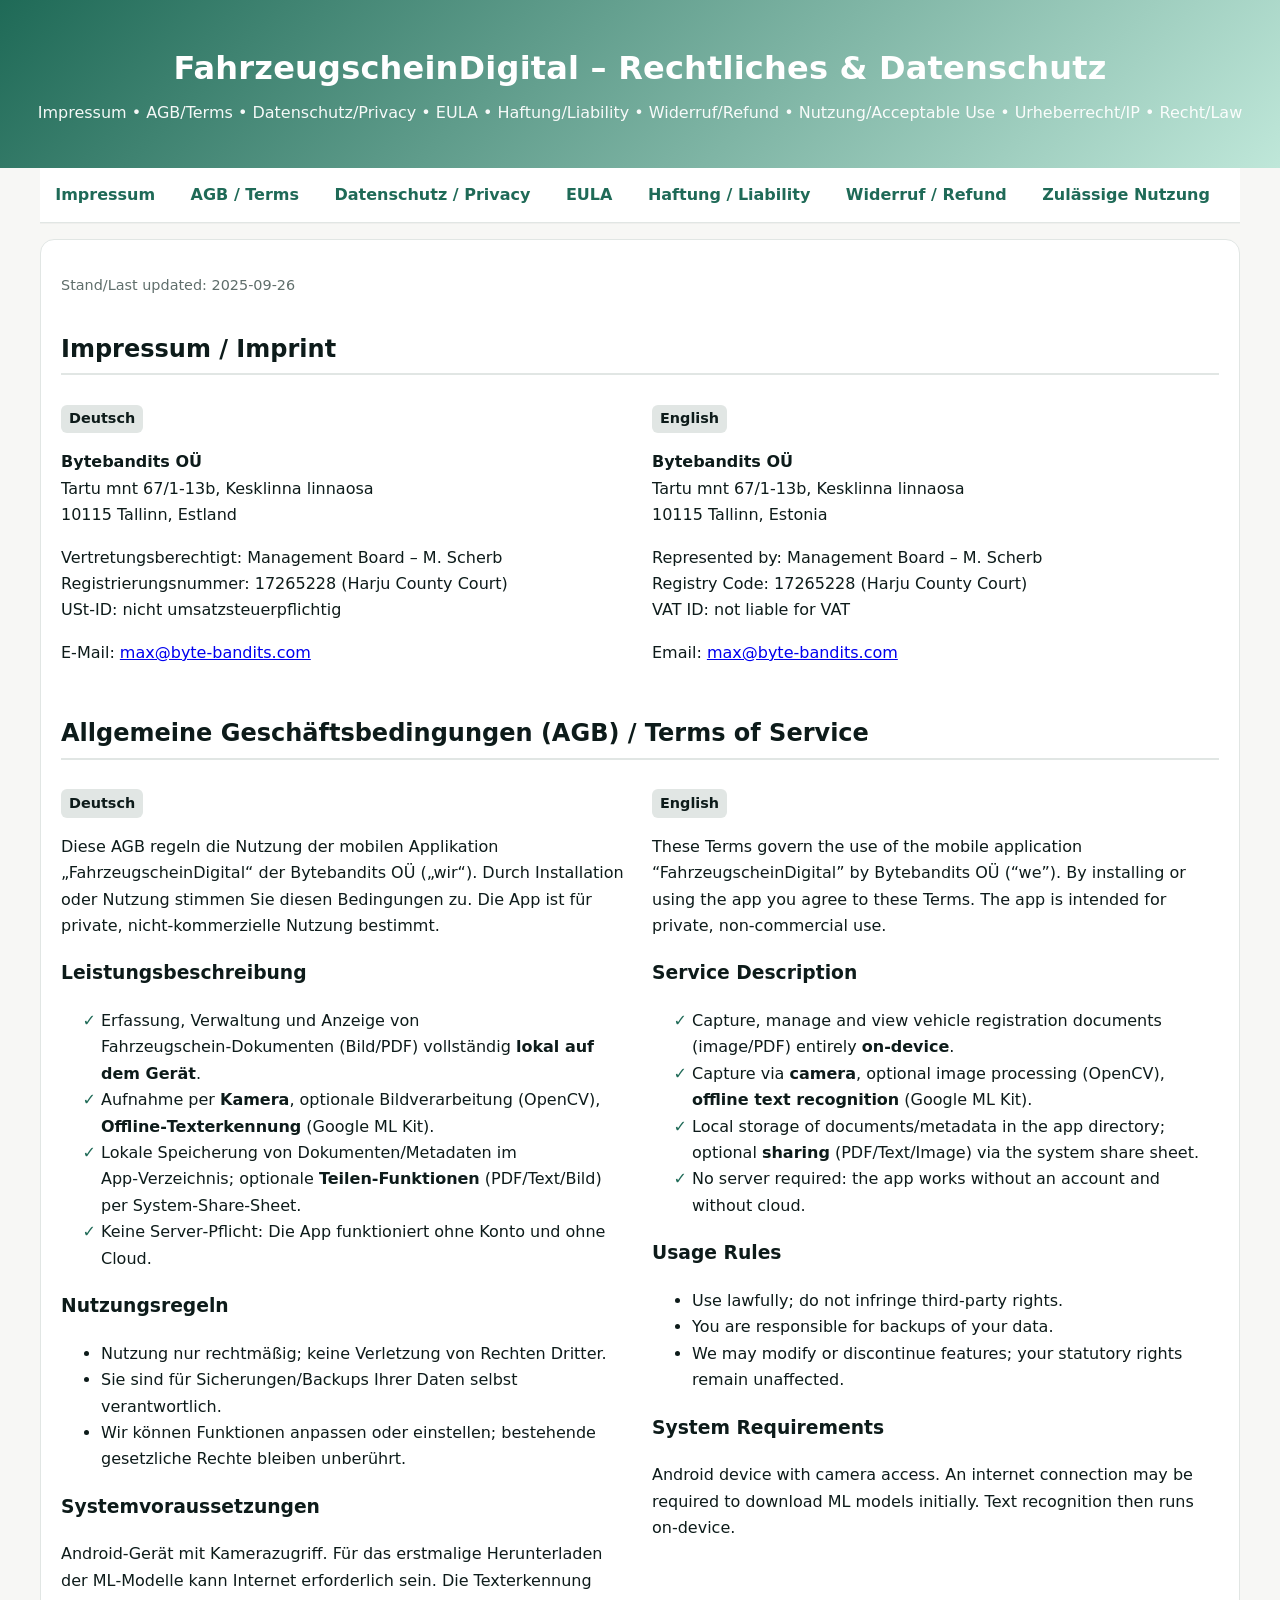
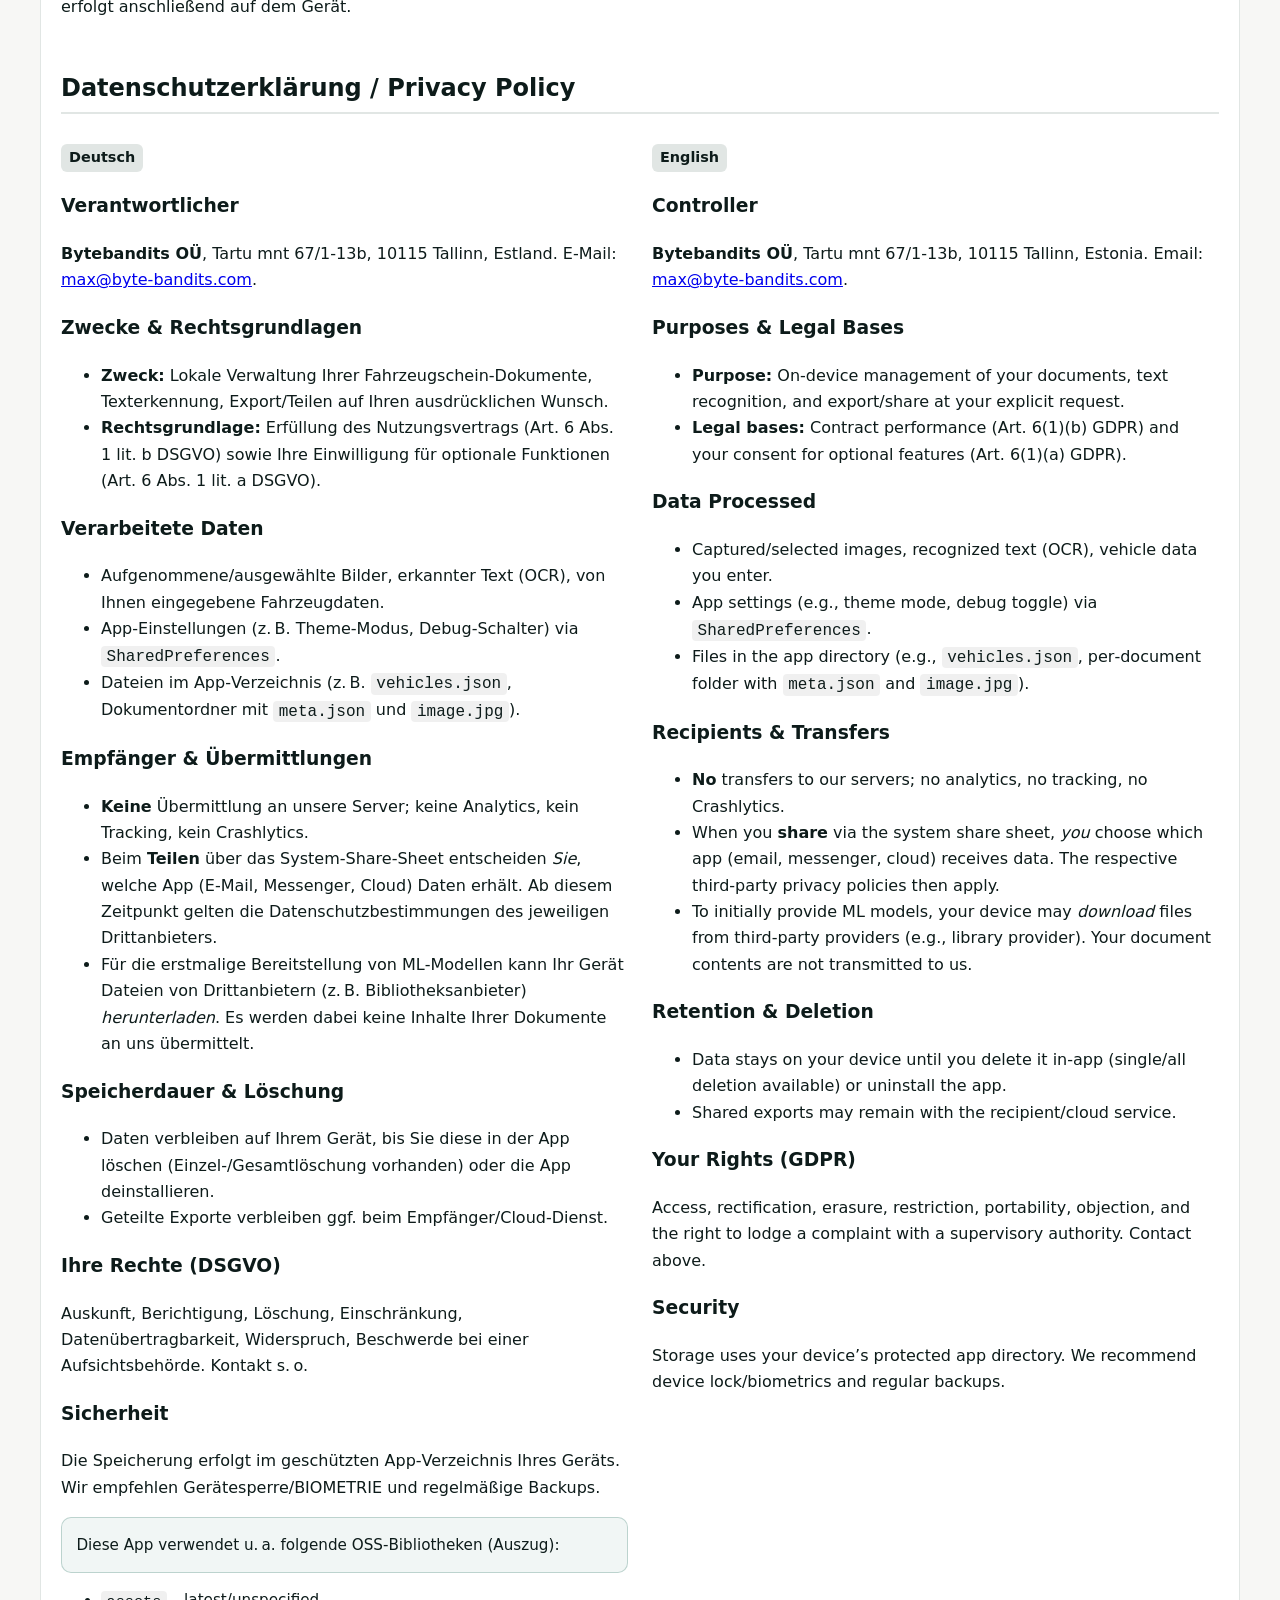
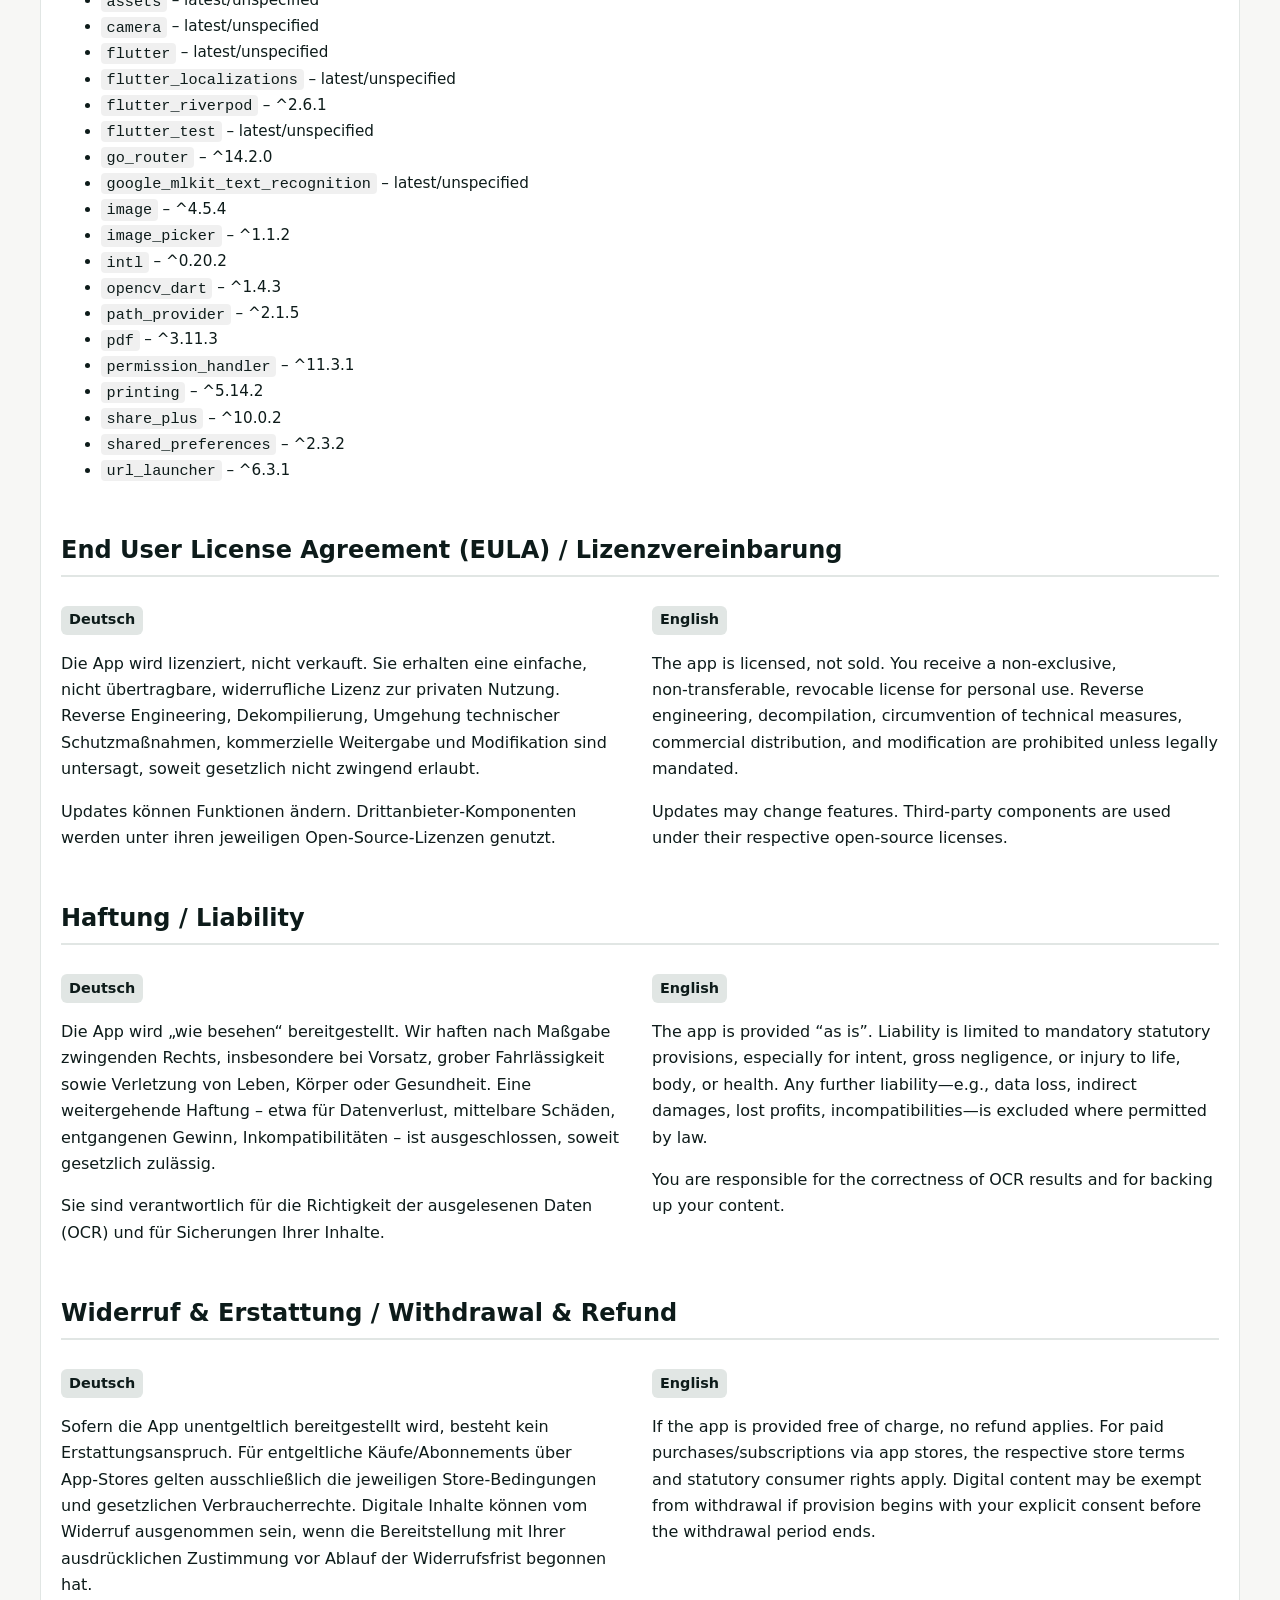
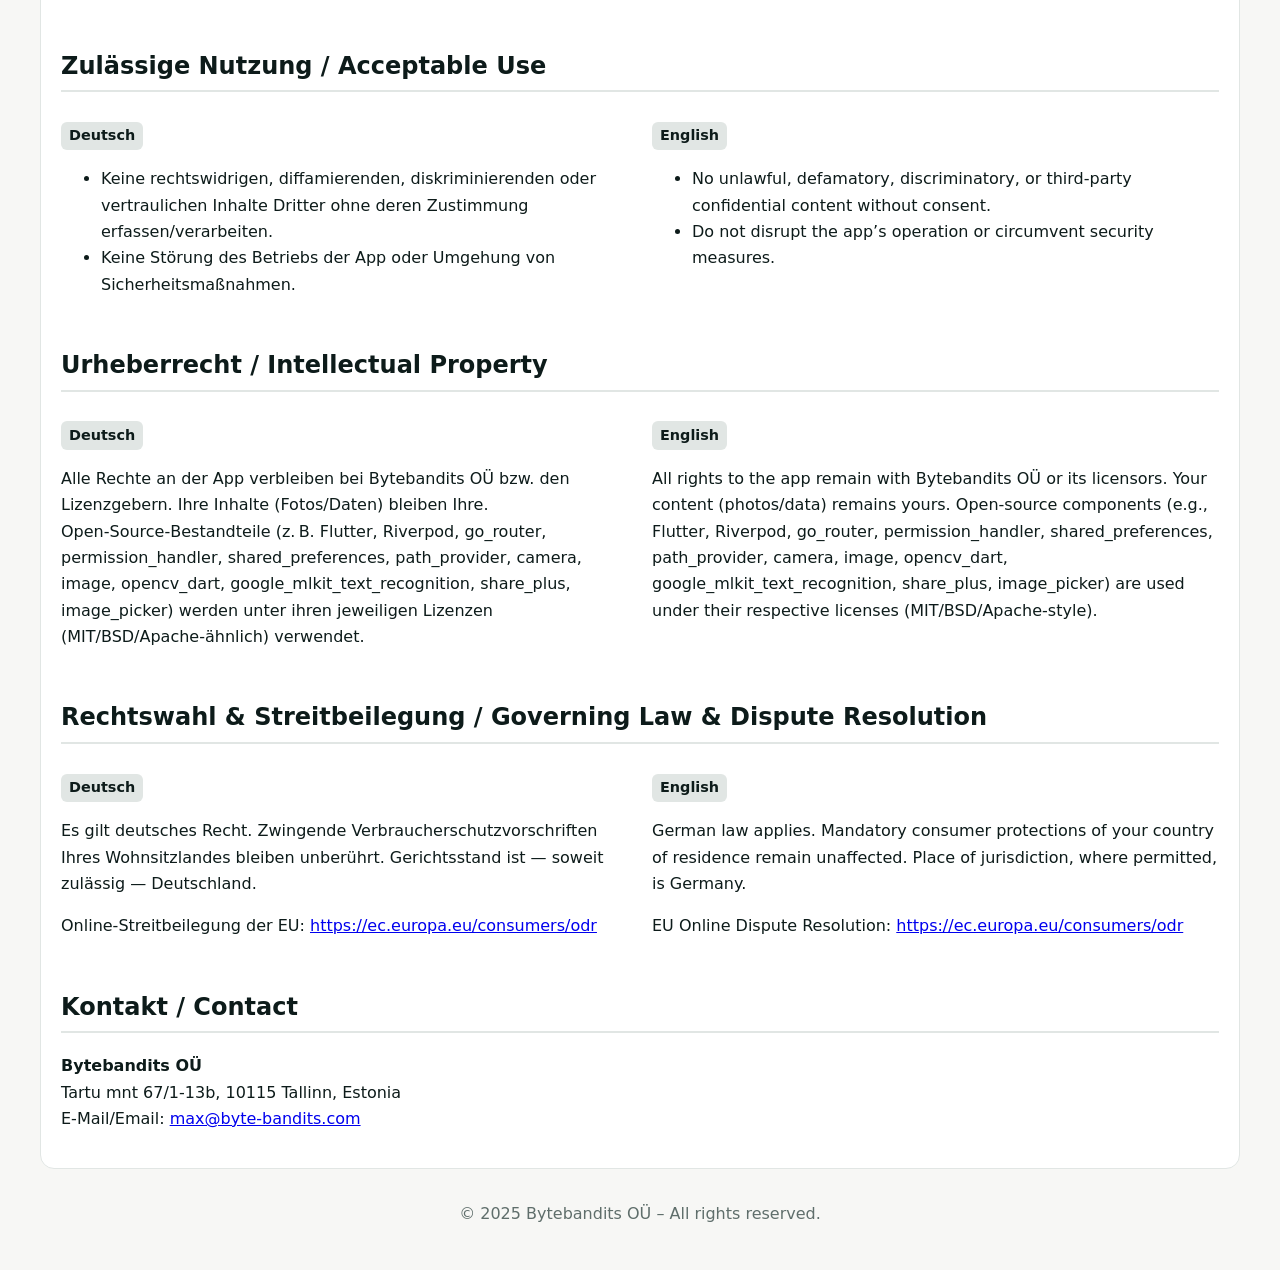
<file: fahrzeugschein_legal.html>
<!DOCTYPE html>
<html lang="de">
<head>
  <meta charset="utf-8">
  <meta name="viewport" content="width=device-width, initial-scale=1">
  <title>FahrzeugscheinDigital – Rechtliches &amp; Datenschutz</title>
  <meta name="color-scheme" content="light dark">
  <style>
    :root {
      --primary:#1F6A57; --primary-ctr:#BFE7D9;
      --ink:#0D1B1A; --muted:#5F6E6B;
      --bg:#F7F7F5; --card:#FFFFFF; --border:#E1E6E4;
      --dark-bg:#0F1413; --dark-card:#18201E;
      --error:#B3261E;
    }
    @media (prefers-color-scheme: dark) {
      :root {
        --ink:#F1F5F4; --muted:#9AA7A3;
        --bg:var(--dark-bg); --card:var(--dark-card); --border:#24302C;
      }
    }
    html,body { margin:0; padding:0; }
    body {
      font:16px/1.65 system-ui, Segoe UI, Roboto, Ubuntu, Arial, sans-serif;
      background:var(--bg); color:var(--ink);
    }
    header {
      background:linear-gradient(135deg, var(--primary), var(--primary-ctr));
      color:#fff; padding:2.6rem 1rem; text-align:center;
    }
    header h1 { margin:0; font-size:2rem; letter-spacing:.2px; }
    header p { margin:.35rem 0 0; opacity:.95 }
    .container { max-width:1200px; margin:0 auto; padding:0 1rem 2rem; }
    nav {
      position:sticky; top:0; z-index:10; overflow-x:auto; white-space:nowrap;
      background:var(--card); border-bottom:1px solid var(--border);
      box-shadow:0 1px 0 rgba(0,0,0,.03);
    }
    nav a {
      display:inline-block; padding:.85rem .95rem; text-decoration:none;
      color:var(--primary); font-weight:600;
    }
    nav a:hover { text-decoration:underline; }
    main {
      background:var(--card); border:1px solid var(--border);
      border-radius:14px; padding:1.25rem; margin-top:1rem;
    }
    h2 { margin-top:2rem; border-bottom:2px solid var(--border); padding-bottom:.25rem; }
    h3 { margin-top:1.2rem; }
    .muted { color:var(--muted); }
    .note {
      background:rgba(31,106,87,.06);
      border:1px solid rgba(31,106,87,.25);
      padding:.9rem; border-radius:10px;
    }
    .twocol { display:grid; grid-template-columns:1fr; gap:1.5rem; }
    @media(min-width:960px){ .twocol{ grid-template-columns:1fr 1fr; } }
    footer { margin:2rem auto; text-align:center; color:var(--muted); }
    .lang { font-size:.9rem; font-weight:700; margin-top:.6rem; padding:.15rem .5rem; border-radius:6px; background:var(--border); display:inline-block; }
    ul.check > li::marker { content:"✓ "; color:var(--primary); }
    code { background:rgba(0,0,0,.06); padding:.1rem .35rem; border-radius:4px; }
    .danger { color:var(--error); font-weight:600; }
    .badge { display:inline-block; padding:.18rem .5rem; background:var(--primary-ctr); color:#0b2a22; border-radius:999px; font-weight:700; font-size:.8rem; vertical-align:middle; }
    .small { font-size:.95rem; }
    .section-meta { font-size:.9rem; color:var(--muted); }
  </style>
</head>
<body>
<header>
  <h1>FahrzeugscheinDigital – Rechtliches &amp; Datenschutz</h1>
  <p>Impressum • AGB/Terms • Datenschutz/Privacy • EULA • Haftung/Liability • Widerruf/Refund • Nutzung/Acceptable Use • Urheberrecht/IP • Recht/Law</p>
</header>

<div class="container">
  <nav>
    <a href="#imprint">Impressum</a>
    <a href="#terms">AGB / Terms</a>
    <a href="#privacy">Datenschutz / Privacy</a>
    <a href="#eula">EULA</a>
    <a href="#liability">Haftung / Liability</a>
    <a href="#refund">Widerruf / Refund</a>
    <a href="#use">Zulässige Nutzung</a>
    <a href="#ip">Urheberrecht / IP</a>
    <a href="#law">Rechtswahl</a>
    <a href="#contact">Kontakt</a>
  </nav>

  <main>
    <p class="section-meta">Stand/Last updated: 2025-09-26</p>

    <!-- Impressum -->
    <section id="imprint">
      <h2>Impressum / Imprint</h2>
      <div class="twocol">
        <div>
          <div class="lang">Deutsch</div>
          <p><strong>Bytebandits OÜ</strong><br>
             Tartu mnt 67/1-13b, Kesklinna linnaosa<br>
             10115 Tallinn, Estland</p>
          <p>Vertretungsberechtigt: Management Board – M. Scherb<br>
             Registrierungsnummer: 17265228 (Harju County Court)<br>
             USt-ID: nicht umsatzsteuerpflichtig</p>
          <p>E-Mail: <a href="mailto:max@byte-bandits.com">max@byte-bandits.com</a></p>
        </div>
        <div>
          <div class="lang">English</div>
          <p><strong>Bytebandits OÜ</strong><br>
             Tartu mnt 67/1-13b, Kesklinna linnaosa<br>
             10115 Tallinn, Estonia</p>
          <p>Represented by: Management Board – M. Scherb<br>
             Registry Code: 17265228 (Harju County Court)<br>
             VAT ID: not liable for VAT</p>
          <p>Email: <a href="mailto:max@byte-bandits.com">max@byte-bandits.com</a></p>
        </div>
      </div>
    </section>

    <!-- AGB / Terms -->
    <section id="terms">
      <h2>Allgemeine Geschäftsbedingungen (AGB) / Terms of Service</h2>
      <div class="twocol">
        <div>
          <div class="lang">Deutsch</div>
          <p>Diese AGB regeln die Nutzung der mobilen Applikation „FahrzeugscheinDigital“ der Bytebandits OÜ („wir“). Durch Installation oder Nutzung stimmen Sie diesen Bedingungen zu. Die App ist für private, nicht‑kommerzielle Nutzung bestimmt.</p>
          <h3>Leistungsbeschreibung</h3>
          <ul class="check">
            <li>Erfassung, Verwaltung und Anzeige von Fahrzeugschein‑Dokumenten (Bild/PDF) vollständig <strong>lokal auf dem Gerät</strong>.</li>
            <li>Aufnahme per <strong>Kamera</strong>, optionale Bildverarbeitung (OpenCV), <strong>Offline‑Texterkennung</strong> (Google ML Kit).</li>
            <li>Lokale Speicherung von Dokumenten/Metadaten im App‑Verzeichnis; optionale <strong>Teilen‑Funktionen</strong> (PDF/Text/Bild) per System‑Share‑Sheet.</li>
            <li>Keine Server‑Pflicht: Die App funktioniert ohne Konto und ohne Cloud.</li>
          </ul>
          <h3>Nutzungsregeln</h3>
          <ul>
            <li>Nutzung nur rechtmäßig; keine Verletzung von Rechten Dritter.</li>
            <li>Sie sind für Sicherungen/Backups Ihrer Daten selbst verantwortlich.</li>
            <li>Wir können Funktionen anpassen oder einstellen; bestehende gesetzliche Rechte bleiben unberührt.</li>
          </ul>
          <h3>Systemvoraussetzungen</h3>
          <p>Android‑Gerät mit Kamerazugriff. Für das erstmalige Herunterladen der ML‑Modelle kann Internet erforderlich sein. Die Texterkennung erfolgt anschließend auf dem Gerät.</p>
        </div>
        <div>
          <div class="lang">English</div>
          <p>These Terms govern the use of the mobile application “FahrzeugscheinDigital” by Bytebandits OÜ (“we”). By installing or using the app you agree to these Terms. The app is intended for private, non‑commercial use.</p>
          <h3>Service Description</h3>
          <ul class="check">
            <li>Capture, manage and view vehicle registration documents (image/PDF) entirely <strong>on‑device</strong>.</li>
            <li>Capture via <strong>camera</strong>, optional image processing (OpenCV), <strong>offline text recognition</strong> (Google ML Kit).</li>
            <li>Local storage of documents/metadata in the app directory; optional <strong>sharing</strong> (PDF/Text/Image) via the system share sheet.</li>
            <li>No server required: the app works without an account and without cloud.</li>
          </ul>
          <h3>Usage Rules</h3>
          <ul>
            <li>Use lawfully; do not infringe third‑party rights.</li>
            <li>You are responsible for backups of your data.</li>
            <li>We may modify or discontinue features; your statutory rights remain unaffected.</li>
          </ul>
          <h3>System Requirements</h3>
          <p>Android device with camera access. An internet connection may be required to download ML models initially. Text recognition then runs on‑device.</p>
        </div>
      </div>
    </section>

    <!-- Datenschutz / Privacy -->
    <section id="privacy">
      <h2>Datenschutzerklärung / Privacy Policy</h2>
      <div class="twocol">
        <div>
          <div class="lang">Deutsch</div>
          <h3>Verantwortlicher</h3>
          <p><strong>Bytebandits OÜ</strong>, Tartu mnt 67/1-13b, 10115 Tallinn, Estland. E‑Mail: <a href="mailto:max@byte-bandits.com">max@byte-bandits.com</a>.</p>
          <h3>Zwecke &amp; Rechtsgrundlagen</h3>
          <ul>
            <li><strong>Zweck:</strong> Lokale Verwaltung Ihrer Fahrzeugschein‑Dokumente, Texterkennung, Export/Teilen auf Ihren ausdrücklichen Wunsch.</li>
            <li><strong>Rechtsgrundlage:</strong> Erfüllung des Nutzungsvertrags (Art. 6 Abs. 1 lit. b DSGVO) sowie Ihre Einwilligung für optionale Funktionen (Art. 6 Abs. 1 lit. a DSGVO).</li>
          </ul>
          <h3>Verarbeitete Daten</h3>
          <ul>
            <li>Aufgenommene/ausgewählte Bilder, erkannter Text (OCR), von Ihnen eingegebene Fahrzeugdaten.</li>
            <li>App‑Einstellungen (z. B. Theme‑Modus, Debug‑Schalter) via <code>SharedPreferences</code>.</li>
            <li>Dateien im App‑Verzeichnis (z. B. <code>vehicles.json</code>, Dokumentordner mit <code>meta.json</code> und <code>image.jpg</code>).</li>
          </ul>
          <h3>Empfänger &amp; Übermittlungen</h3>
          <ul>
            <li><strong>Keine</strong> Übermittlung an unsere Server; keine Analytics, kein Tracking, kein Crashlytics.</li>
            <li>Beim <strong>Teilen</strong> über das System‑Share‑Sheet entscheiden <em>Sie</em>, welche App (E‑Mail, Messenger, Cloud) Daten erhält. Ab diesem Zeitpunkt gelten die Datenschutzbestimmungen des jeweiligen Drittanbieters.</li>
            <li>Für die erstmalige Bereitstellung von ML‑Modellen kann Ihr Gerät Dateien von Drittanbietern (z. B. Bibliotheksanbieter) <em>herunterladen</em>. Es werden dabei keine Inhalte Ihrer Dokumente an uns übermittelt.</li>
          </ul>
          <h3>Speicherdauer &amp; Löschung</h3>
          <ul>
            <li>Daten verbleiben auf Ihrem Gerät, bis Sie diese in der App löschen (Einzel‑/Gesamtlöschung vorhanden) oder die App deinstallieren.</li>
            <li>Geteilte Exporte verbleiben ggf. beim Empfänger/Cloud‑Dienst.</li>
          </ul>
          <h3>Ihre Rechte (DSGVO)</h3>
          <p>Auskunft, Berichtigung, Löschung, Einschränkung, Datenübertragbarkeit, Widerspruch, Beschwerde bei einer Aufsichtsbehörde. Kontakt s. o.</p>
          <h3>Sicherheit</h3>
          <p>Die Speicherung erfolgt im geschützten App‑Verzeichnis Ihres Geräts. Wir empfehlen Gerätesperre/BIOMETRIE und regelmäßige Backups.</p>
          <p class="note small">Diese App verwendet u. a. folgende OSS‑Bibliotheken (Auszug):</p>
          <ul class="small">
            <li><code>assets</code> – latest/unspecified</li>
<li><code>camera</code> – latest/unspecified</li>
<li><code>flutter</code> – latest/unspecified</li>
<li><code>flutter_localizations</code> – latest/unspecified</li>
<li><code>flutter_riverpod</code> – ^2.6.1</li>
<li><code>flutter_test</code> – latest/unspecified</li>
<li><code>go_router</code> – ^14.2.0</li>
<li><code>google_mlkit_text_recognition</code> – latest/unspecified</li>
<li><code>image</code> – ^4.5.4</li>
<li><code>image_picker</code> – ^1.1.2</li>
<li><code>intl</code> – ^0.20.2</li>
<li><code>opencv_dart</code> – ^1.4.3</li>
<li><code>path_provider</code> – ^2.1.5</li>
<li><code>pdf</code> – ^3.11.3</li>
<li><code>permission_handler</code> – ^11.3.1</li>
<li><code>printing</code> – ^5.14.2</li>
<li><code>share_plus</code> – ^10.0.2</li>
<li><code>shared_preferences</code> – ^2.3.2</li>
<li><code>url_launcher</code> – ^6.3.1</li>
          </ul>
        </div>
        <div>
          <div class="lang">English</div>
          <h3>Controller</h3>
          <p><strong>Bytebandits OÜ</strong>, Tartu mnt 67/1-13b, 10115 Tallinn, Estonia. Email: <a href="mailto:max@byte-bandits.com">max@byte-bandits.com</a>.</p>
          <h3>Purposes &amp; Legal Bases</h3>
          <ul>
            <li><strong>Purpose:</strong> On‑device management of your documents, text recognition, and export/share at your explicit request.</li>
            <li><strong>Legal bases:</strong> Contract performance (Art. 6(1)(b) GDPR) and your consent for optional features (Art. 6(1)(a) GDPR).</li>
          </ul>
          <h3>Data Processed</h3>
          <ul>
            <li>Captured/selected images, recognized text (OCR), vehicle data you enter.</li>
            <li>App settings (e.g., theme mode, debug toggle) via <code>SharedPreferences</code>.</li>
            <li>Files in the app directory (e.g., <code>vehicles.json</code>, per‑document folder with <code>meta.json</code> and <code>image.jpg</code>).</li>
          </ul>
          <h3>Recipients &amp; Transfers</h3>
          <ul>
            <li><strong>No</strong> transfers to our servers; no analytics, no tracking, no Crashlytics.</li>
            <li>When you <strong>share</strong> via the system share sheet, <em>you</em> choose which app (email, messenger, cloud) receives data. The respective third‑party privacy policies then apply.</li>
            <li>To initially provide ML models, your device may <em>download</em> files from third‑party providers (e.g., library provider). Your document contents are not transmitted to us.</li>
          </ul>
          <h3>Retention &amp; Deletion</h3>
          <ul>
            <li>Data stays on your device until you delete it in‑app (single/all deletion available) or uninstall the app.</li>
            <li>Shared exports may remain with the recipient/cloud service.</li>
          </ul>
          <h3>Your Rights (GDPR)</h3>
          <p>Access, rectification, erasure, restriction, portability, objection, and the right to lodge a complaint with a supervisory authority. Contact above.</p>
          <h3>Security</h3>
          <p>Storage uses your device’s protected app directory. We recommend device lock/biometrics and regular backups.</p>
        </div>
      </div>
    </section>

    <!-- EULA -->
    <section id="eula">
      <h2>End User License Agreement (EULA) / Lizenzvereinbarung</h2>
      <div class="twocol">
        <div>
          <div class="lang">Deutsch</div>
          <p>Die App wird lizenziert, nicht verkauft. Sie erhalten eine einfache, nicht übertragbare, widerrufliche Lizenz zur privaten Nutzung. Reverse Engineering, Dekompilierung, Umgehung technischer Schutzmaßnahmen, kommerzielle Weitergabe und Modifikation sind untersagt, soweit gesetzlich nicht zwingend erlaubt.</p>
          <p>Updates können Funktionen ändern. Drittanbieter‑Komponenten werden unter ihren jeweiligen Open‑Source‑Lizenzen genutzt.</p>
        </div>
        <div>
          <div class="lang">English</div>
          <p>The app is licensed, not sold. You receive a non‑exclusive, non‑transferable, revocable license for personal use. Reverse engineering, decompilation, circumvention of technical measures, commercial distribution, and modification are prohibited unless legally mandated.</p>
          <p>Updates may change features. Third‑party components are used under their respective open‑source licenses.</p>
        </div>
      </div>
    </section>

    <!-- Haftung / Liability -->
    <section id="liability">
      <h2>Haftung / Liability</h2>
      <div class="twocol">
        <div>
          <div class="lang">Deutsch</div>
          <p>Die App wird „wie besehen“ bereitgestellt. Wir haften nach Maßgabe zwingenden Rechts, insbesondere bei Vorsatz, grober Fahrlässigkeit sowie Verletzung von Leben, Körper oder Gesundheit. Eine weitergehende Haftung – etwa für Datenverlust, mittelbare Schäden, entgangenen Gewinn, Inkompatibilitäten – ist ausgeschlossen, soweit gesetzlich zulässig.</p>
          <p>Sie sind verantwortlich für die Richtigkeit der ausgelesenen Daten (OCR) und für Sicherungen Ihrer Inhalte.</p>
        </div>
        <div>
          <div class="lang">English</div>
          <p>The app is provided “as is”. Liability is limited to mandatory statutory provisions, especially for intent, gross negligence, or injury to life, body, or health. Any further liability—e.g., data loss, indirect damages, lost profits, incompatibilities—is excluded where permitted by law.</p>
          <p>You are responsible for the correctness of OCR results and for backing up your content.</p>
        </div>
      </div>
    </section>

    <!-- Widerruf / Refund -->
    <section id="refund">
      <h2>Widerruf &amp; Erstattung / Withdrawal &amp; Refund</h2>
      <div class="twocol">
        <div>
          <div class="lang">Deutsch</div>
          <p>Sofern die App unentgeltlich bereitgestellt wird, besteht kein Erstattungsanspruch. Für entgeltliche Käufe/Abonnements über App‑Stores gelten ausschließlich die jeweiligen Store‑Bedingungen und gesetzlichen Verbraucherrechte. Digitale Inhalte können vom Widerruf ausgenommen sein, wenn die Bereitstellung mit Ihrer ausdrücklichen Zustimmung vor Ablauf der Widerrufsfrist begonnen hat.</p>
        </div>
        <div>
          <div class="lang">English</div>
          <p>If the app is provided free of charge, no refund applies. For paid purchases/subscriptions via app stores, the respective store terms and statutory consumer rights apply. Digital content may be exempt from withdrawal if provision begins with your explicit consent before the withdrawal period ends.</p>
        </div>
      </div>
    </section>

    <!-- Acceptable Use -->
    <section id="use">
      <h2>Zulässige Nutzung / Acceptable Use</h2>
      <div class="twocol">
        <div>
          <div class="lang">Deutsch</div>
          <ul>
            <li>Keine rechtswidrigen, diffamierenden, diskriminierenden oder vertraulichen Inhalte Dritter ohne deren Zustimmung erfassen/verarbeiten.</li>
            <li>Keine Störung des Betriebs der App oder Umgehung von Sicherheitsmaßnahmen.</li>
          </ul>
        </div>
        <div>
          <div class="lang">English</div>
          <ul>
            <li>No unlawful, defamatory, discriminatory, or third‑party confidential content without consent.</li>
            <li>Do not disrupt the app’s operation or circumvent security measures.</li>
          </ul>
        </div>
      </div>
    </section>

    <!-- IP -->
    <section id="ip">
      <h2>Urheberrecht / Intellectual Property</h2>
      <div class="twocol">
        <div>
          <div class="lang">Deutsch</div>
          <p>Alle Rechte an der App verbleiben bei Bytebandits OÜ bzw. den Lizenzgebern. Ihre Inhalte (Fotos/Daten) bleiben Ihre. Open‑Source‑Bestandteile (z. B. Flutter, Riverpod, go_router, permission_handler, shared_preferences, path_provider, camera, image, opencv_dart, google_mlkit_text_recognition, share_plus, image_picker) werden unter ihren jeweiligen Lizenzen (MIT/BSD/Apache‑ähnlich) verwendet.</p>
        </div>
        <div>
          <div class="lang">English</div>
          <p>All rights to the app remain with Bytebandits OÜ or its licensors. Your content (photos/data) remains yours. Open‑source components (e.g., Flutter, Riverpod, go_router, permission_handler, shared_preferences, path_provider, camera, image, opencv_dart, google_mlkit_text_recognition, share_plus, image_picker) are used under their respective licenses (MIT/BSD/Apache‑style).</p>
        </div>
      </div>
    </section>

    <!-- Law -->
    <section id="law">
      <h2>Rechtswahl &amp; Streitbeilegung / Governing Law &amp; Dispute Resolution</h2>
      <div class="twocol">
        <div>
          <div class="lang">Deutsch</div>
          <p>Es gilt deutsches Recht. Zwingende Verbraucherschutzvorschriften Ihres Wohnsitzlandes bleiben unberührt. Gerichtsstand ist — soweit zulässig — Deutschland.</p>
          <p>Online‑Streitbeilegung der EU: <a href="https://ec.europa.eu/consumers/odr" target="_blank" rel="noopener">https://ec.europa.eu/consumers/odr</a></p>
        </div>
        <div>
          <div class="lang">English</div>
          <p>German law applies. Mandatory consumer protections of your country of residence remain unaffected. Place of jurisdiction, where permitted, is Germany.</p>
          <p>EU Online Dispute Resolution: <a href="https://ec.europa.eu/consumers/odr" target="_blank" rel="noopener">https://ec.europa.eu/consumers/odr</a></p>
        </div>
      </div>
    </section>

    <!-- Kontakt -->
    <section id="contact">
      <h2>Kontakt / Contact</h2>
      <p><strong>Bytebandits OÜ</strong><br>
         Tartu mnt 67/1-13b, 10115 Tallinn, Estonia<br>
         E‑Mail/Email: <a href="mailto:max@byte-bandits.com">max@byte-bandits.com</a></p>
    </section>

  </main>

  <footer>© 2025 Bytebandits OÜ – All rights reserved.</footer>
</div>
</body>
</html>
</file>
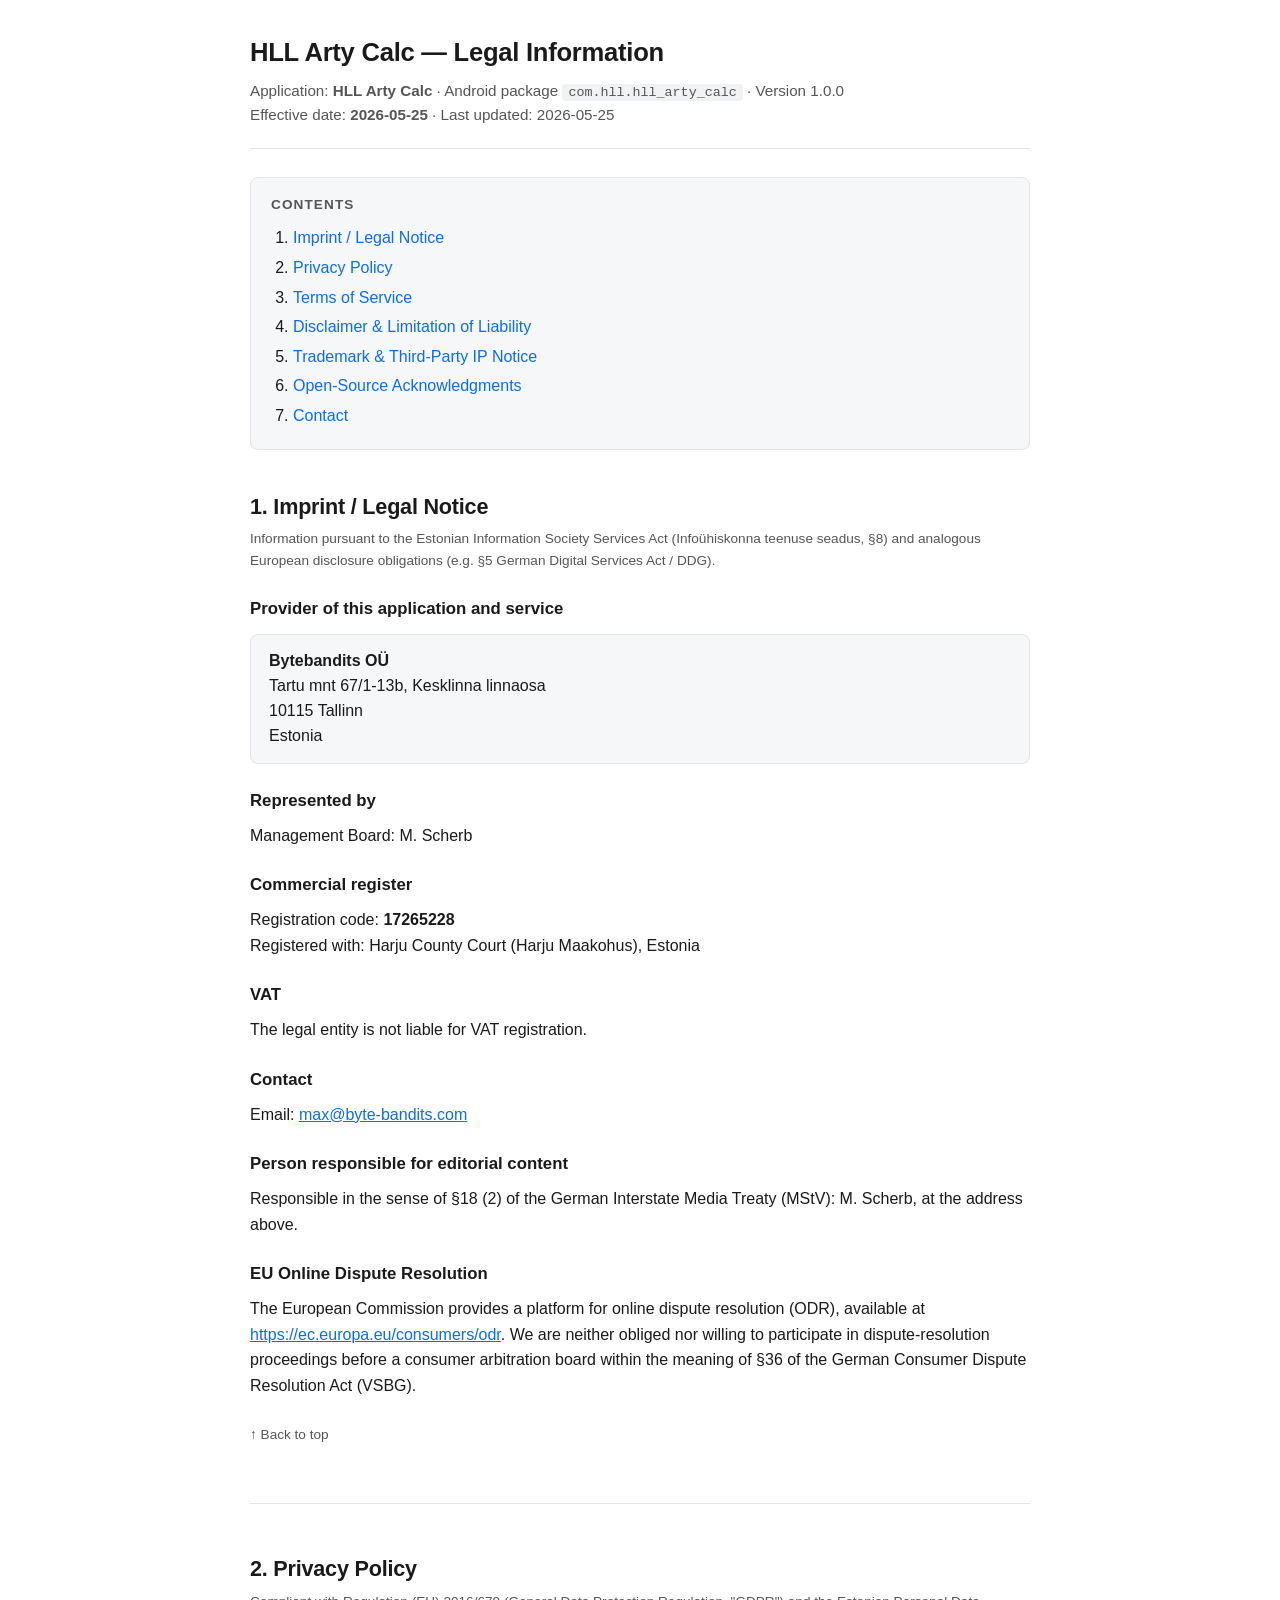
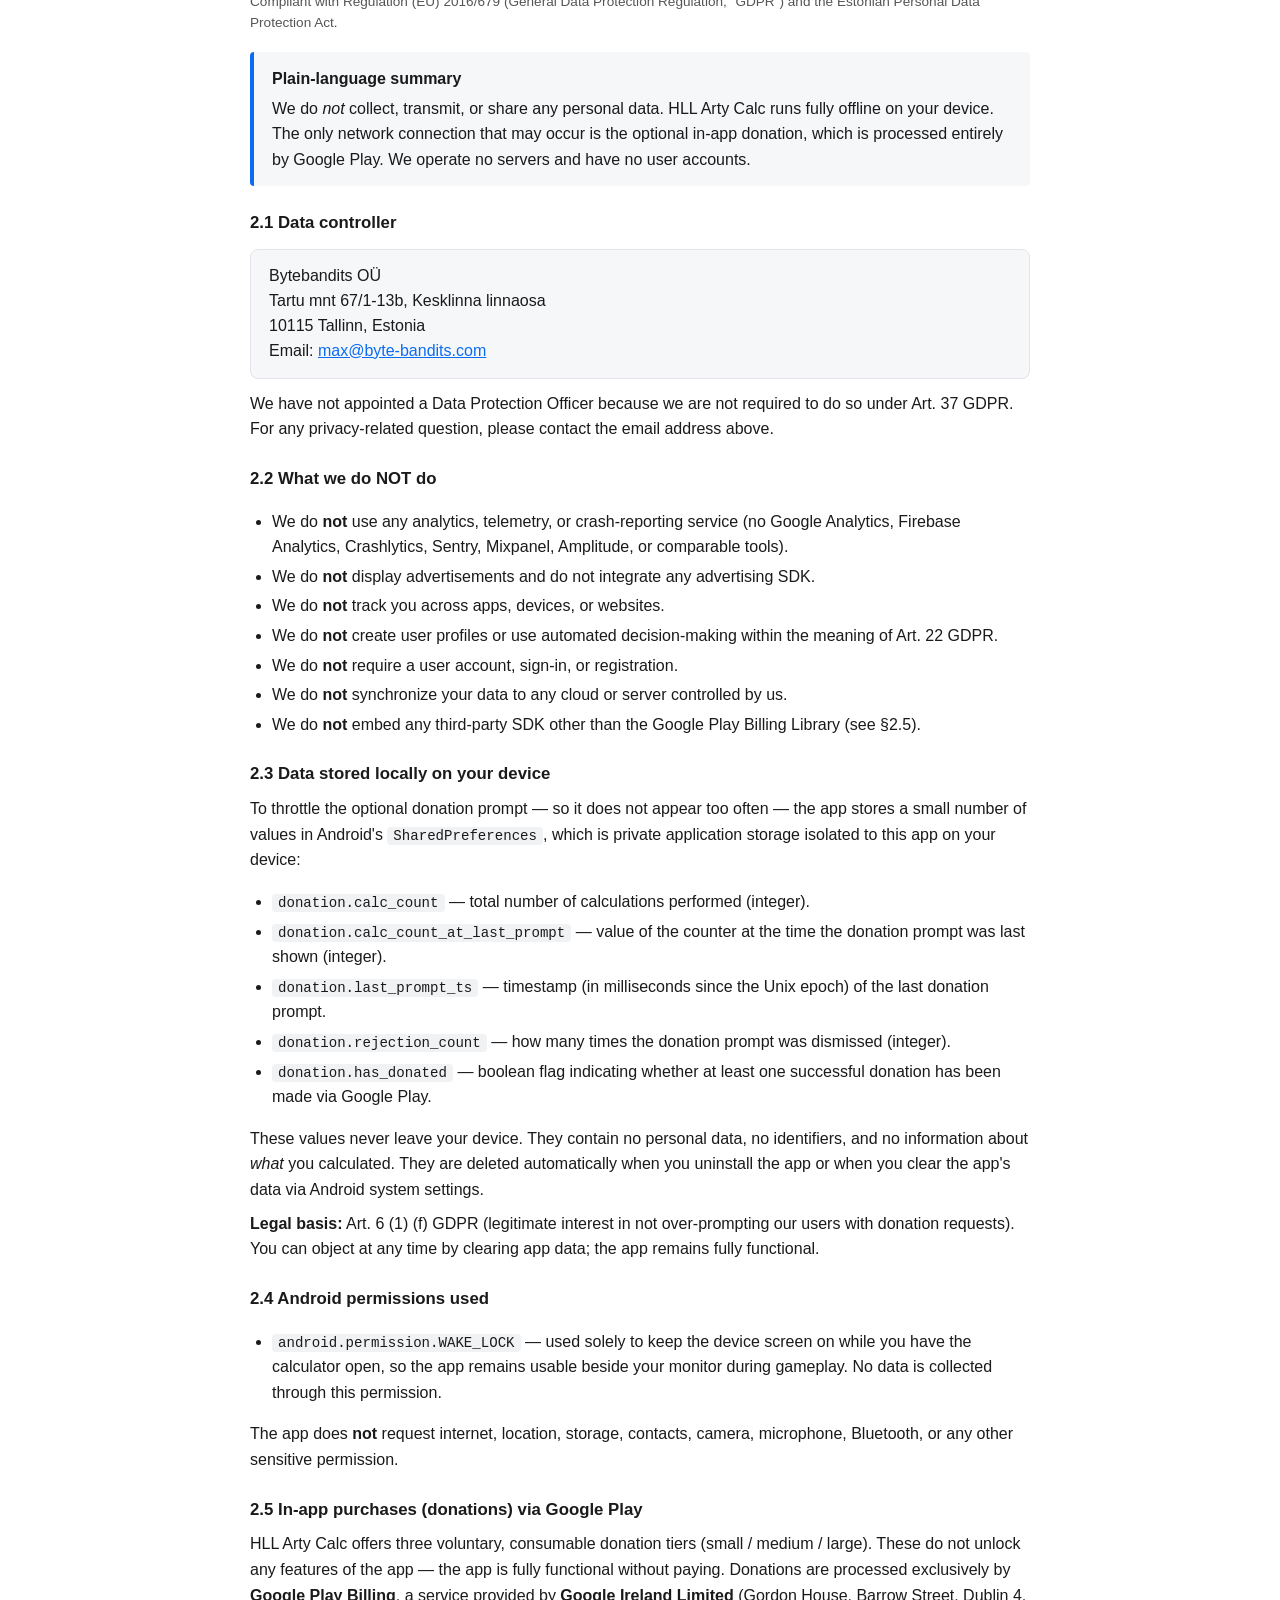
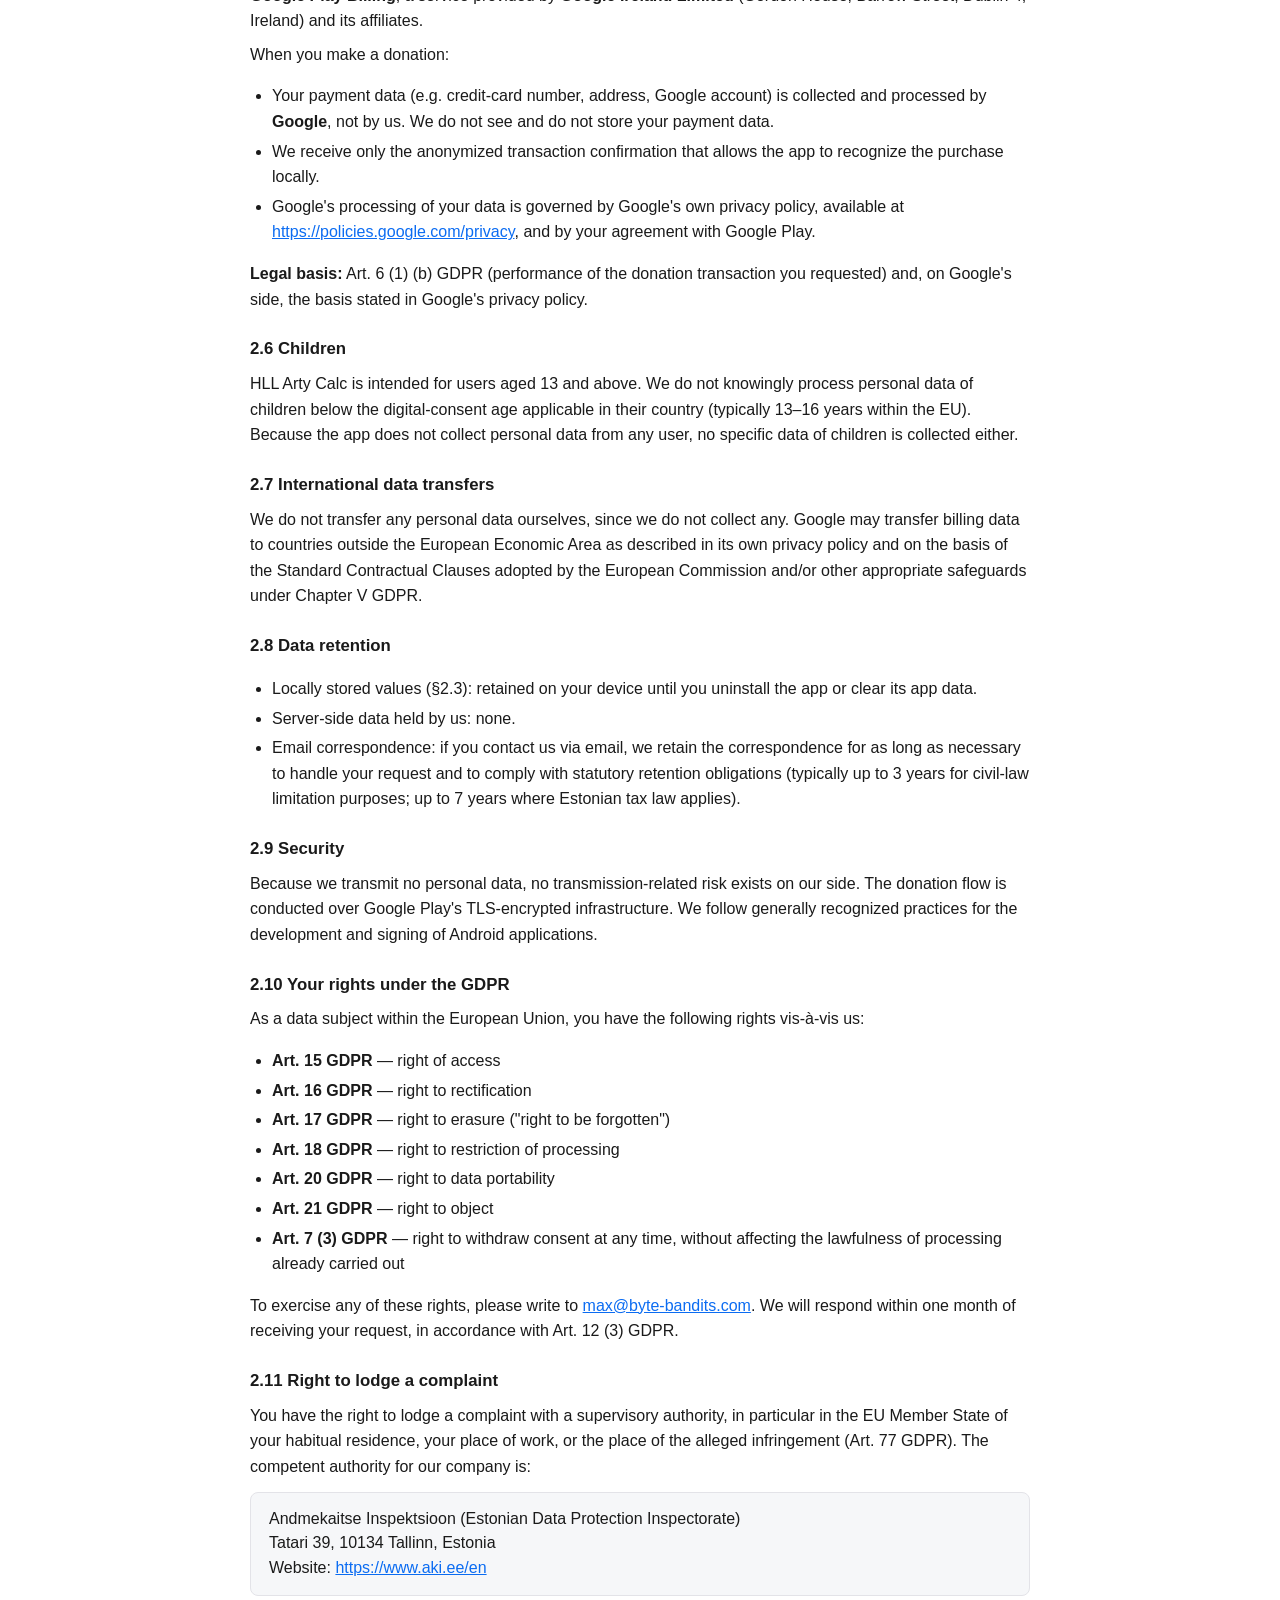
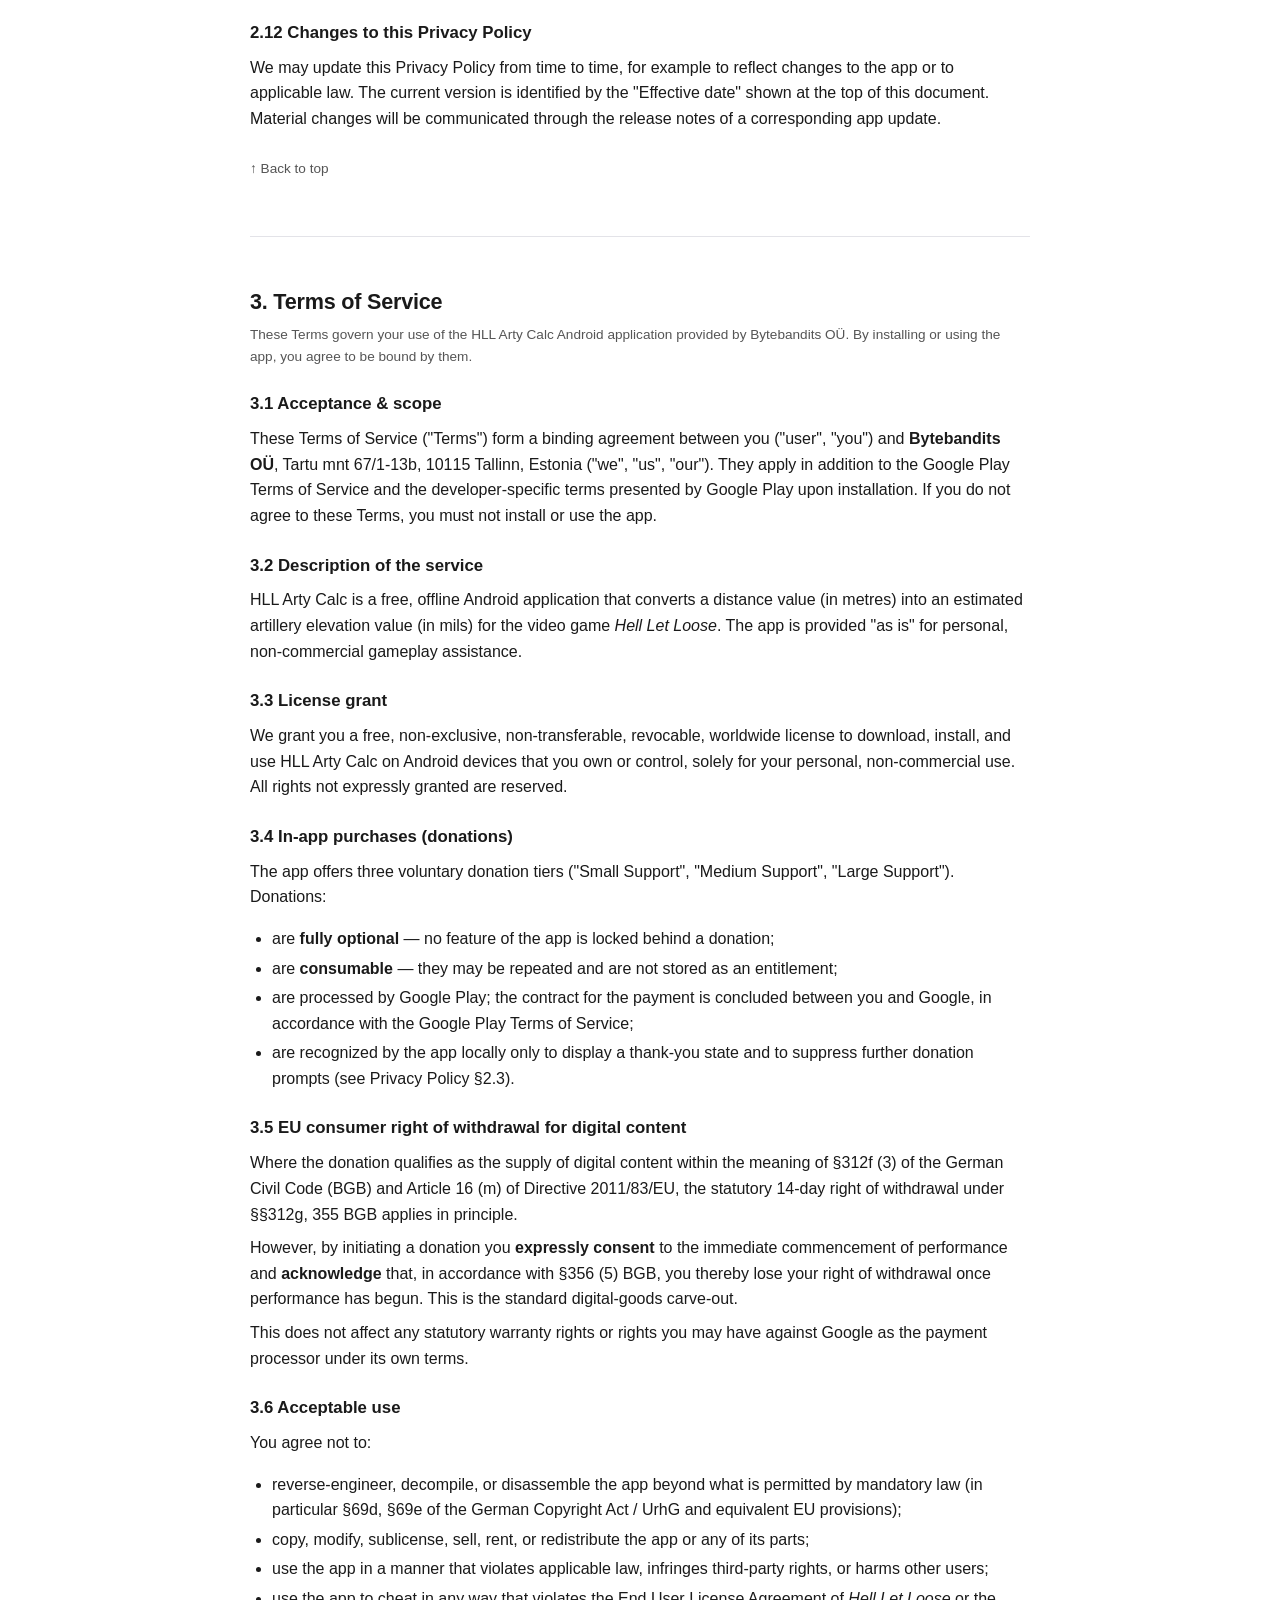
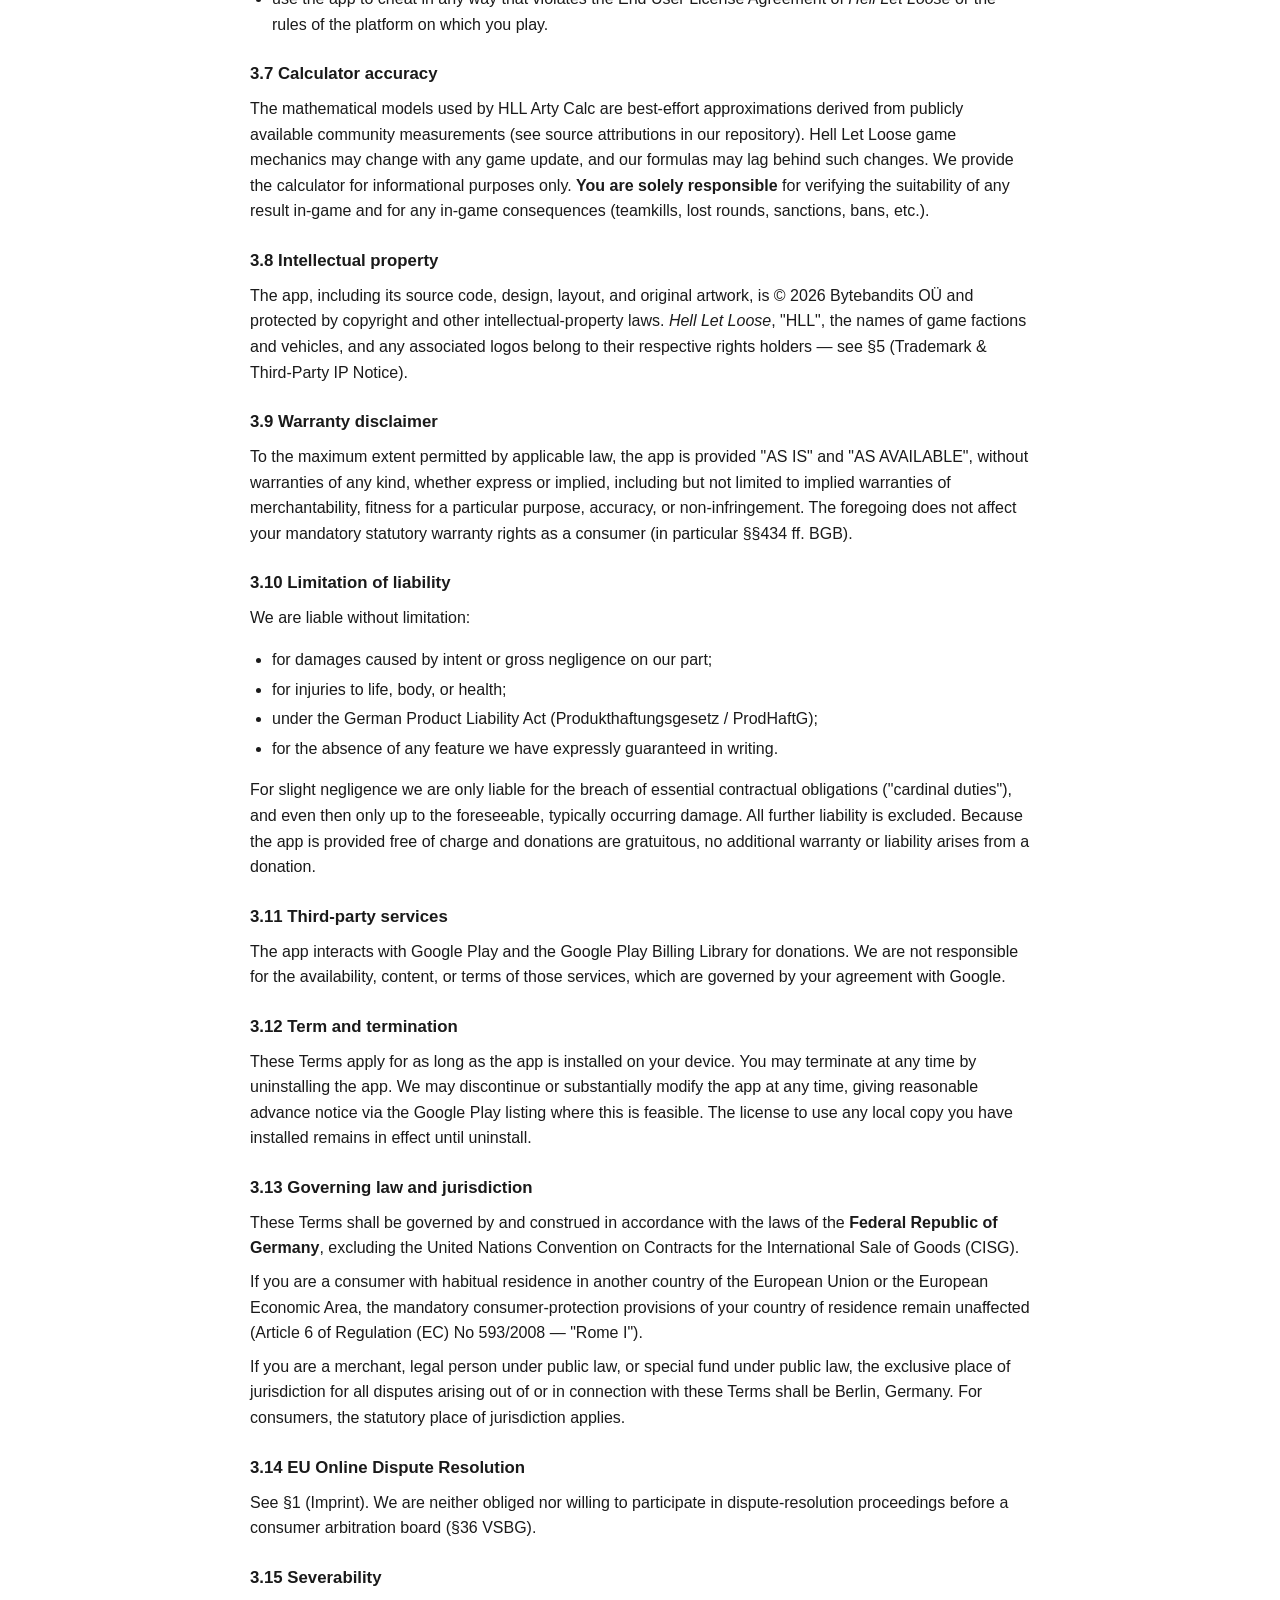
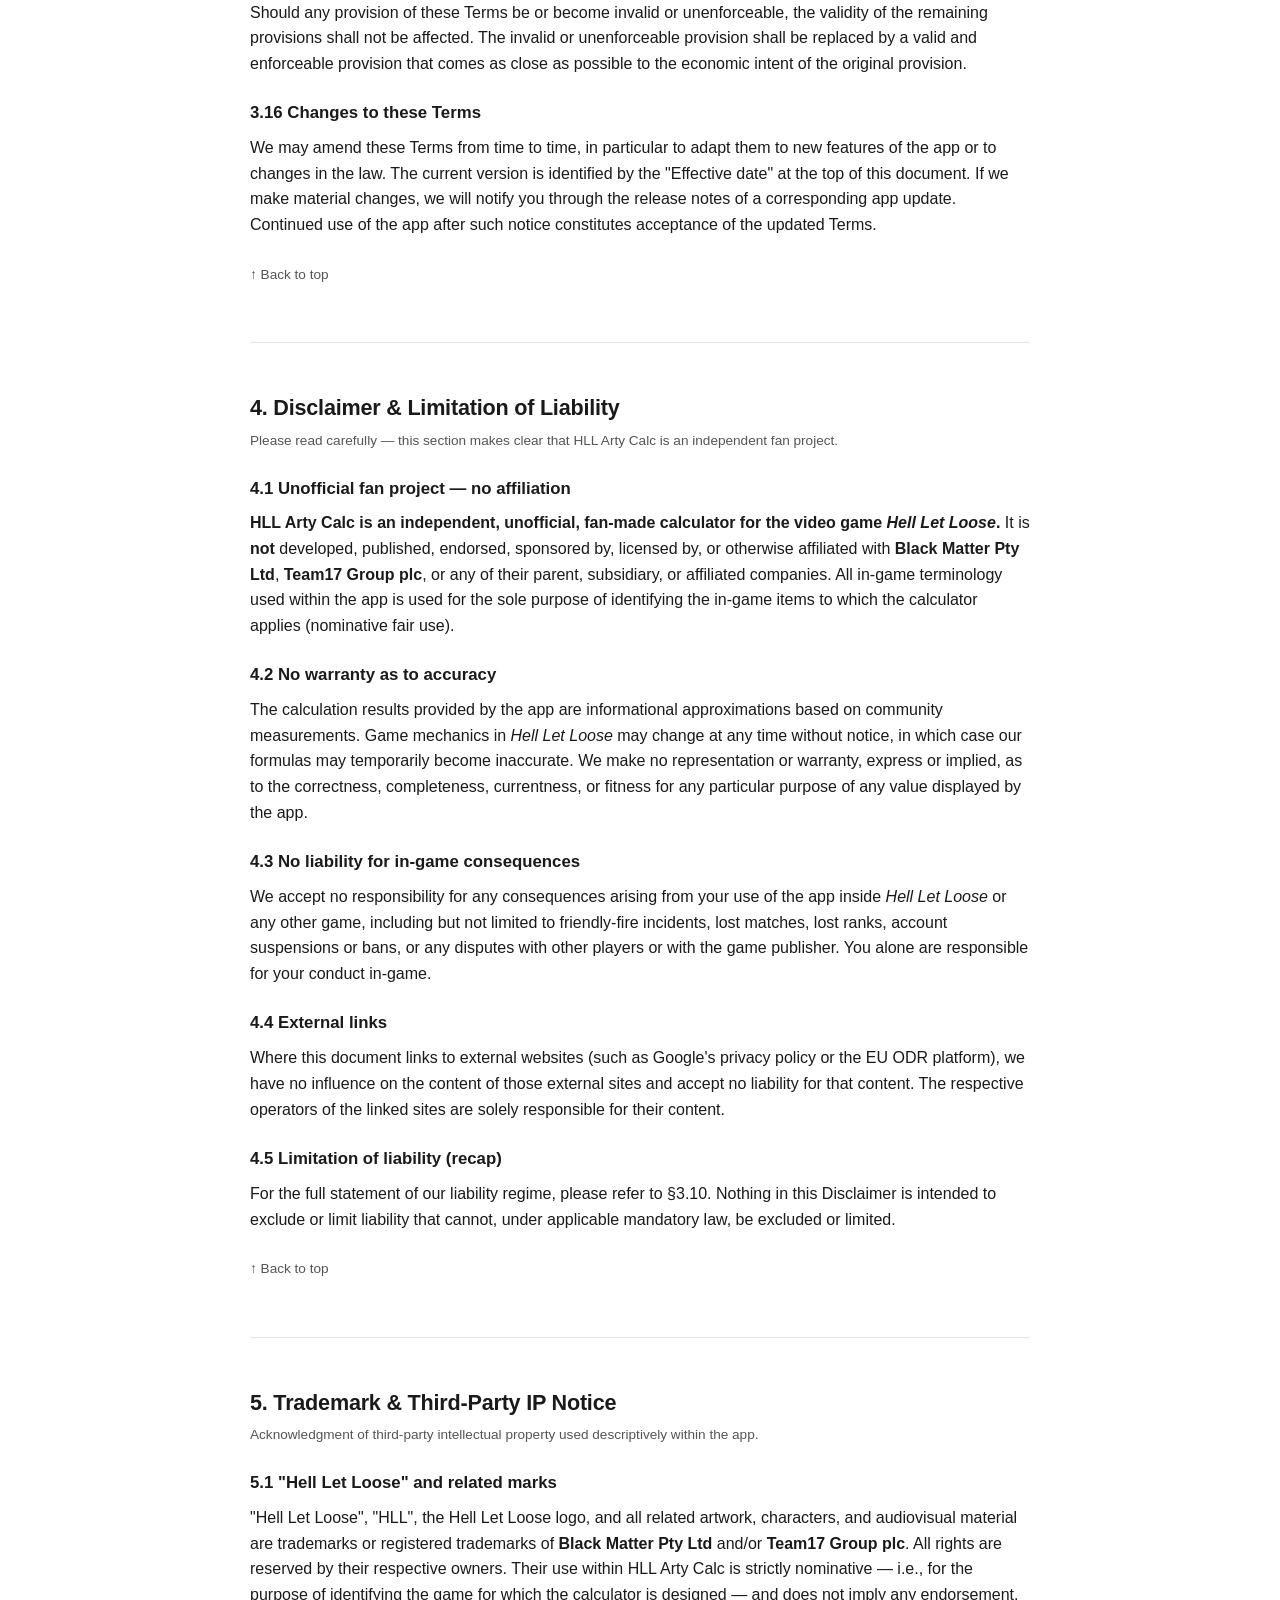
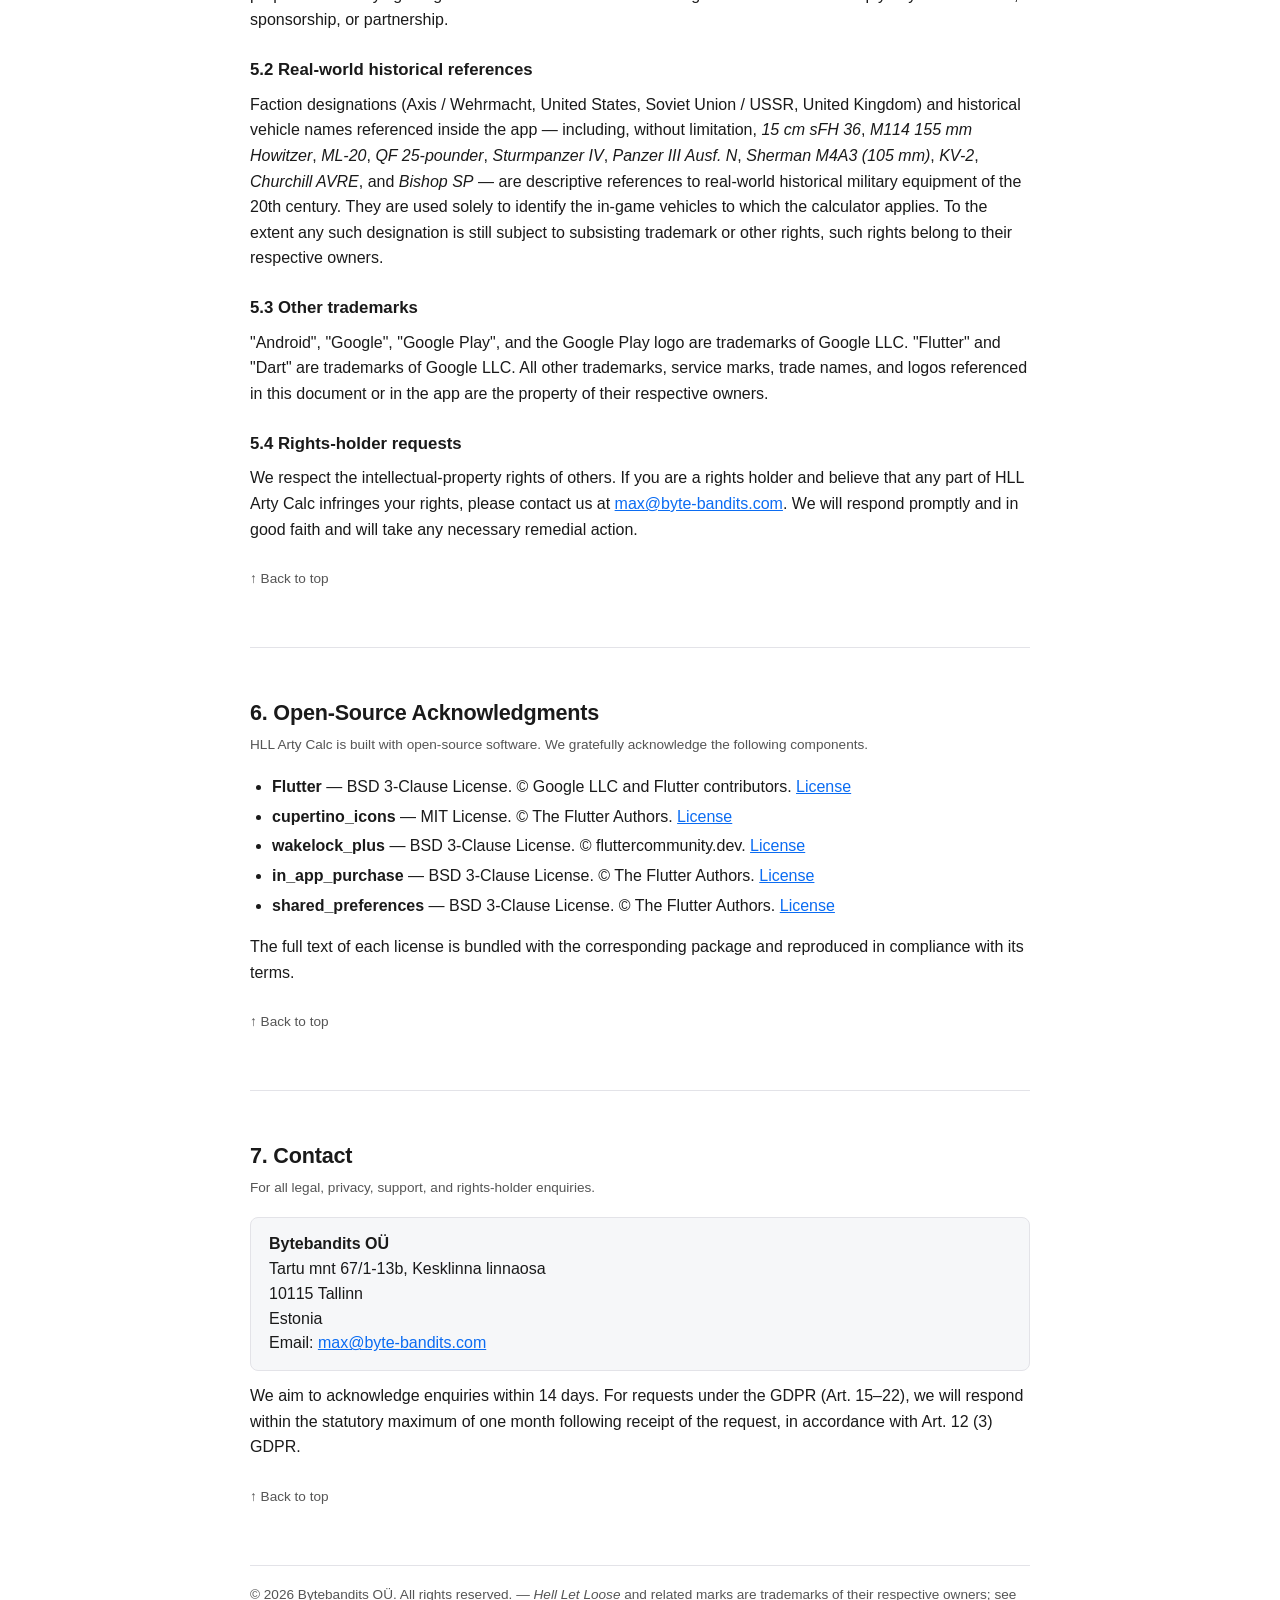
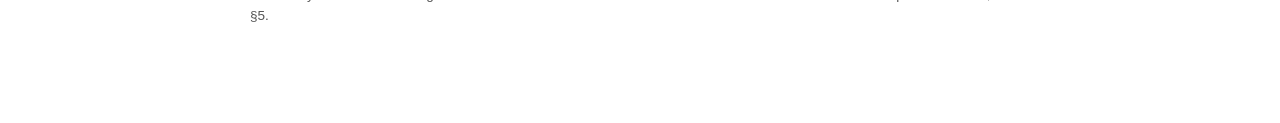
<file: hll_arty_calc_legal.html>
<!DOCTYPE html>
<html lang="en">
<head>
<meta charset="utf-8">
<meta name="viewport" content="width=device-width, initial-scale=1">
<meta name="description" content="Legal information for HLL Arty Calc — Imprint, Privacy Policy, Terms of Service, Disclaimer, and Trademark Notice.">
<title>HLL Arty Calc — Legal Information</title>
<style>
  :root {
    --bg: #ffffff;
    --fg: #1a1a1a;
    --muted: #555555;
    --accent: #0b6cf2;
    --rule: #e3e3e8;
    --card: #f6f7f9;
    --card-border: #e3e3e8;
    --code-bg: #f1f2f4;
  }
  @media (prefers-color-scheme: dark) {
    :root {
      --bg: #15181d;
      --fg: #e7e7ea;
      --muted: #a0a4ad;
      --accent: #6aa7ff;
      --rule: #2a2f37;
      --card: #1c2027;
      --card-border: #2a2f37;
      --code-bg: #1f242c;
    }
  }
  * { box-sizing: border-box; }
  html { -webkit-text-size-adjust: 100%; }
  body {
    margin: 0;
    font-family: -apple-system, BlinkMacSystemFont, "Segoe UI", Roboto, Oxygen, Ubuntu, Cantarell, "Helvetica Neue", Arial, sans-serif;
    font-size: 16px;
    line-height: 1.6;
    color: var(--fg);
    background: var(--bg);
    -webkit-font-smoothing: antialiased;
  }
  .wrap {
    max-width: 820px;
    margin: 0 auto;
    padding: 32px 20px 96px;
  }
  header.page {
    border-bottom: 1px solid var(--rule);
    padding-bottom: 20px;
    margin-bottom: 28px;
  }
  header.page h1 {
    margin: 0 0 6px;
    font-size: 1.6rem;
    letter-spacing: -0.01em;
  }
  header.page .sub {
    color: var(--muted);
    font-size: 0.95rem;
  }
  nav.toc {
    background: var(--card);
    border: 1px solid var(--card-border);
    border-radius: 8px;
    padding: 16px 20px;
    margin: 24px 0 40px;
  }
  nav.toc h2 {
    margin: 0 0 10px;
    font-size: 0.85rem;
    text-transform: uppercase;
    letter-spacing: 0.08em;
    color: var(--muted);
    font-weight: 600;
  }
  nav.toc ol {
    margin: 0;
    padding-left: 22px;
  }
  nav.toc li {
    margin: 4px 0;
  }
  nav.toc a {
    color: var(--accent);
    text-decoration: none;
  }
  nav.toc a:hover { text-decoration: underline; }
  section {
    margin: 0 0 56px;
    scroll-margin-top: 16px;
  }
  section h2 {
    font-size: 1.35rem;
    margin: 0 0 4px;
    letter-spacing: -0.01em;
  }
  section .sec-meta {
    color: var(--muted);
    font-size: 0.85rem;
    margin-bottom: 18px;
  }
  h3 {
    font-size: 1.05rem;
    margin: 24px 0 6px;
  }
  h4 {
    font-size: 0.95rem;
    margin: 18px 0 6px;
    color: var(--muted);
    text-transform: uppercase;
    letter-spacing: 0.05em;
  }
  p { margin: 8px 0; }
  ul, ol { padding-left: 22px; }
  li { margin: 4px 0; }
  a { color: var(--accent); }
  a:hover { text-decoration: underline; }
  address {
    font-style: normal;
    background: var(--card);
    border: 1px solid var(--card-border);
    border-radius: 8px;
    padding: 14px 18px;
    margin: 12px 0;
    line-height: 1.55;
  }
  .summary-box {
    background: var(--card);
    border-left: 4px solid var(--accent);
    border-radius: 4px;
    padding: 14px 18px;
    margin: 16px 0 24px;
  }
  .summary-box strong { display: block; margin-bottom: 4px; }
  code, kbd {
    font-family: ui-monospace, SFMono-Regular, "SF Mono", Menlo, Consolas, monospace;
    font-size: 0.88em;
    background: var(--code-bg);
    border-radius: 4px;
    padding: 1px 6px;
  }
  hr.sep {
    border: 0;
    border-top: 1px solid var(--rule);
    margin: 48px 0;
  }
  .back-to-top {
    display: inline-block;
    margin-top: 18px;
    font-size: 0.85rem;
    color: var(--muted);
    text-decoration: none;
  }
  .back-to-top:hover { color: var(--accent); }
  footer.page {
    border-top: 1px solid var(--rule);
    padding-top: 18px;
    margin-top: 40px;
    color: var(--muted);
    font-size: 0.85rem;
  }
  @media print {
    body { font-size: 11pt; }
    nav.toc { background: transparent; border: 1px solid #999; }
    .back-to-top { display: none; }
    a { color: inherit; text-decoration: none; }
    section { page-break-inside: avoid; }
  }
</style>
</head>
<body id="top">
<div class="wrap">

<header class="page">
  <h1>HLL Arty Calc — Legal Information</h1>
  <div class="sub">
    Application: <strong>HLL Arty Calc</strong> · Android package <code>com.hll.hll_arty_calc</code> · Version 1.0.0<br>
    Effective date: <strong>2026-05-25</strong> · Last updated: 2026-05-25
  </div>
</header>

<nav class="toc" aria-label="Table of contents">
  <h2>Contents</h2>
  <ol>
    <li><a href="#imprint">Imprint / Legal Notice</a></li>
    <li><a href="#privacy">Privacy Policy</a></li>
    <li><a href="#terms">Terms of Service</a></li>
    <li><a href="#disclaimer">Disclaimer &amp; Limitation of Liability</a></li>
    <li><a href="#trademarks">Trademark &amp; Third-Party IP Notice</a></li>
    <li><a href="#licenses">Open-Source Acknowledgments</a></li>
    <li><a href="#contact">Contact</a></li>
  </ol>
</nav>

<!-- ============================================================ -->
<section id="imprint">
  <h2>1. Imprint / Legal Notice</h2>
  <div class="sec-meta">Information pursuant to the Estonian Information Society Services Act (Infoühiskonna teenuse seadus, §8) and analogous European disclosure obligations (e.g. §5 German Digital Services Act / DDG).</div>

  <h3>Provider of this application and service</h3>
  <address>
    <strong>Bytebandits OÜ</strong><br>
    Tartu mnt 67/1-13b, Kesklinna linnaosa<br>
    10115 Tallinn<br>
    Estonia
  </address>

  <h3>Represented by</h3>
  <p>Management Board: M. Scherb</p>

  <h3>Commercial register</h3>
  <p>Registration code: <strong>17265228</strong><br>
     Registered with: Harju County Court (Harju Maakohus), Estonia</p>

  <h3>VAT</h3>
  <p>The legal entity is not liable for VAT registration.</p>

  <h3>Contact</h3>
  <p>Email: <a href="mailto:max@byte-bandits.com">max@byte-bandits.com</a></p>

  <h3>Person responsible for editorial content</h3>
  <p>Responsible in the sense of §18 (2) of the German Interstate Media Treaty (MStV): M. Scherb, at the address above.</p>

  <h3>EU Online Dispute Resolution</h3>
  <p>The European Commission provides a platform for online dispute resolution (ODR), available at
     <a href="https://ec.europa.eu/consumers/odr" target="_blank" rel="noopener">https://ec.europa.eu/consumers/odr</a>.
     We are neither obliged nor willing to participate in dispute-resolution proceedings before a consumer arbitration board within the meaning of §36 of the German Consumer Dispute Resolution Act (VSBG).</p>

  <a href="#top" class="back-to-top">↑ Back to top</a>
</section>

<hr class="sep">

<!-- ============================================================ -->
<section id="privacy">
  <h2>2. Privacy Policy</h2>
  <div class="sec-meta">Compliant with Regulation (EU) 2016/679 (General Data Protection Regulation, "GDPR") and the Estonian Personal Data Protection Act.</div>

  <div class="summary-box">
    <strong>Plain-language summary</strong>
    We do <em>not</em> collect, transmit, or share any personal data. HLL Arty Calc runs fully offline on your device. The only network connection that may occur is the optional in-app donation, which is processed entirely by Google Play. We operate no servers and have no user accounts.
  </div>

  <h3>2.1 Data controller</h3>
  <address>
    Bytebandits OÜ<br>
    Tartu mnt 67/1-13b, Kesklinna linnaosa<br>
    10115 Tallinn, Estonia<br>
    Email: <a href="mailto:max@byte-bandits.com">max@byte-bandits.com</a>
  </address>
  <p>We have not appointed a Data Protection Officer because we are not required to do so under Art. 37 GDPR. For any privacy-related question, please contact the email address above.</p>

  <h3>2.2 What we do NOT do</h3>
  <ul>
    <li>We do <strong>not</strong> use any analytics, telemetry, or crash-reporting service (no Google Analytics, Firebase Analytics, Crashlytics, Sentry, Mixpanel, Amplitude, or comparable tools).</li>
    <li>We do <strong>not</strong> display advertisements and do not integrate any advertising SDK.</li>
    <li>We do <strong>not</strong> track you across apps, devices, or websites.</li>
    <li>We do <strong>not</strong> create user profiles or use automated decision-making within the meaning of Art. 22 GDPR.</li>
    <li>We do <strong>not</strong> require a user account, sign-in, or registration.</li>
    <li>We do <strong>not</strong> synchronize your data to any cloud or server controlled by us.</li>
    <li>We do <strong>not</strong> embed any third-party SDK other than the Google Play Billing Library (see §2.5).</li>
  </ul>

  <h3>2.3 Data stored locally on your device</h3>
  <p>To throttle the optional donation prompt — so it does not appear too often — the app stores a small number of values in Android's <code>SharedPreferences</code>, which is private application storage isolated to this app on your device:</p>
  <ul>
    <li><code>donation.calc_count</code> — total number of calculations performed (integer).</li>
    <li><code>donation.calc_count_at_last_prompt</code> — value of the counter at the time the donation prompt was last shown (integer).</li>
    <li><code>donation.last_prompt_ts</code> — timestamp (in milliseconds since the Unix epoch) of the last donation prompt.</li>
    <li><code>donation.rejection_count</code> — how many times the donation prompt was dismissed (integer).</li>
    <li><code>donation.has_donated</code> — boolean flag indicating whether at least one successful donation has been made via Google Play.</li>
  </ul>
  <p>These values never leave your device. They contain no personal data, no identifiers, and no information about <em>what</em> you calculated. They are deleted automatically when you uninstall the app or when you clear the app's data via Android system settings.</p>
  <p><strong>Legal basis:</strong> Art. 6 (1) (f) GDPR (legitimate interest in not over-prompting our users with donation requests). You can object at any time by clearing app data; the app remains fully functional.</p>

  <h3>2.4 Android permissions used</h3>
  <ul>
    <li><code>android.permission.WAKE_LOCK</code> — used solely to keep the device screen on while you have the calculator open, so the app remains usable beside your monitor during gameplay. No data is collected through this permission.</li>
  </ul>
  <p>The app does <strong>not</strong> request internet, location, storage, contacts, camera, microphone, Bluetooth, or any other sensitive permission.</p>

  <h3>2.5 In-app purchases (donations) via Google Play</h3>
  <p>HLL Arty Calc offers three voluntary, consumable donation tiers (small / medium / large). These do not unlock any features of the app — the app is fully functional without paying. Donations are processed exclusively by <strong>Google Play Billing</strong>, a service provided by <strong>Google Ireland Limited</strong> (Gordon House, Barrow Street, Dublin 4, Ireland) and its affiliates.</p>
  <p>When you make a donation:</p>
  <ul>
    <li>Your payment data (e.g. credit-card number, address, Google account) is collected and processed by <strong>Google</strong>, not by us. We do not see and do not store your payment data.</li>
    <li>We receive only the anonymized transaction confirmation that allows the app to recognize the purchase locally.</li>
    <li>Google's processing of your data is governed by Google's own privacy policy, available at <a href="https://policies.google.com/privacy" target="_blank" rel="noopener">https://policies.google.com/privacy</a>, and by your agreement with Google Play.</li>
  </ul>
  <p><strong>Legal basis:</strong> Art. 6 (1) (b) GDPR (performance of the donation transaction you requested) and, on Google's side, the basis stated in Google's privacy policy.</p>

  <h3>2.6 Children</h3>
  <p>HLL Arty Calc is intended for users aged 13 and above. We do not knowingly process personal data of children below the digital-consent age applicable in their country (typically 13–16 years within the EU). Because the app does not collect personal data from any user, no specific data of children is collected either.</p>

  <h3>2.7 International data transfers</h3>
  <p>We do not transfer any personal data ourselves, since we do not collect any. Google may transfer billing data to countries outside the European Economic Area as described in its own privacy policy and on the basis of the Standard Contractual Clauses adopted by the European Commission and/or other appropriate safeguards under Chapter V GDPR.</p>

  <h3>2.8 Data retention</h3>
  <ul>
    <li>Locally stored values (§2.3): retained on your device until you uninstall the app or clear its app data.</li>
    <li>Server-side data held by us: none.</li>
    <li>Email correspondence: if you contact us via email, we retain the correspondence for as long as necessary to handle your request and to comply with statutory retention obligations (typically up to 3 years for civil-law limitation purposes; up to 7 years where Estonian tax law applies).</li>
  </ul>

  <h3>2.9 Security</h3>
  <p>Because we transmit no personal data, no transmission-related risk exists on our side. The donation flow is conducted over Google Play's TLS-encrypted infrastructure. We follow generally recognized practices for the development and signing of Android applications.</p>

  <h3>2.10 Your rights under the GDPR</h3>
  <p>As a data subject within the European Union, you have the following rights vis-à-vis us:</p>
  <ul>
    <li><strong>Art. 15 GDPR</strong> — right of access</li>
    <li><strong>Art. 16 GDPR</strong> — right to rectification</li>
    <li><strong>Art. 17 GDPR</strong> — right to erasure ("right to be forgotten")</li>
    <li><strong>Art. 18 GDPR</strong> — right to restriction of processing</li>
    <li><strong>Art. 20 GDPR</strong> — right to data portability</li>
    <li><strong>Art. 21 GDPR</strong> — right to object</li>
    <li><strong>Art. 7 (3) GDPR</strong> — right to withdraw consent at any time, without affecting the lawfulness of processing already carried out</li>
  </ul>
  <p>To exercise any of these rights, please write to <a href="mailto:max@byte-bandits.com">max@byte-bandits.com</a>. We will respond within one month of receiving your request, in accordance with Art. 12 (3) GDPR.</p>

  <h3>2.11 Right to lodge a complaint</h3>
  <p>You have the right to lodge a complaint with a supervisory authority, in particular in the EU Member State of your habitual residence, your place of work, or the place of the alleged infringement (Art. 77 GDPR). The competent authority for our company is:</p>
  <address>
    Andmekaitse Inspektsioon (Estonian Data Protection Inspectorate)<br>
    Tatari 39, 10134 Tallinn, Estonia<br>
    Website: <a href="https://www.aki.ee/en" target="_blank" rel="noopener">https://www.aki.ee/en</a>
  </address>

  <h3>2.12 Changes to this Privacy Policy</h3>
  <p>We may update this Privacy Policy from time to time, for example to reflect changes to the app or to applicable law. The current version is identified by the "Effective date" shown at the top of this document. Material changes will be communicated through the release notes of a corresponding app update.</p>

  <a href="#top" class="back-to-top">↑ Back to top</a>
</section>

<hr class="sep">

<!-- ============================================================ -->
<section id="terms">
  <h2>3. Terms of Service</h2>
  <div class="sec-meta">These Terms govern your use of the HLL Arty Calc Android application provided by Bytebandits OÜ. By installing or using the app, you agree to be bound by them.</div>

  <h3>3.1 Acceptance &amp; scope</h3>
  <p>These Terms of Service ("Terms") form a binding agreement between you ("user", "you") and <strong>Bytebandits OÜ</strong>, Tartu mnt 67/1-13b, 10115 Tallinn, Estonia ("we", "us", "our"). They apply in addition to the Google Play Terms of Service and the developer-specific terms presented by Google Play upon installation. If you do not agree to these Terms, you must not install or use the app.</p>

  <h3>3.2 Description of the service</h3>
  <p>HLL Arty Calc is a free, offline Android application that converts a distance value (in metres) into an estimated artillery elevation value (in mils) for the video game <em>Hell Let Loose</em>. The app is provided "as is" for personal, non-commercial gameplay assistance.</p>

  <h3>3.3 License grant</h3>
  <p>We grant you a free, non-exclusive, non-transferable, revocable, worldwide license to download, install, and use HLL Arty Calc on Android devices that you own or control, solely for your personal, non-commercial use. All rights not expressly granted are reserved.</p>

  <h3>3.4 In-app purchases (donations)</h3>
  <p>The app offers three voluntary donation tiers ("Small Support", "Medium Support", "Large Support"). Donations:</p>
  <ul>
    <li>are <strong>fully optional</strong> — no feature of the app is locked behind a donation;</li>
    <li>are <strong>consumable</strong> — they may be repeated and are not stored as an entitlement;</li>
    <li>are processed by Google Play; the contract for the payment is concluded between you and Google, in accordance with the Google Play Terms of Service;</li>
    <li>are recognized by the app locally only to display a thank-you state and to suppress further donation prompts (see Privacy Policy §2.3).</li>
  </ul>

  <h3>3.5 EU consumer right of withdrawal for digital content</h3>
  <p>Where the donation qualifies as the supply of digital content within the meaning of §312f (3) of the German Civil Code (BGB) and Article 16 (m) of Directive 2011/83/EU, the statutory 14-day right of withdrawal under §§312g, 355 BGB applies in principle.</p>
  <p>However, by initiating a donation you <strong>expressly consent</strong> to the immediate commencement of performance and <strong>acknowledge</strong> that, in accordance with §356 (5) BGB, you thereby lose your right of withdrawal once performance has begun. This is the standard digital-goods carve-out.</p>
  <p>This does not affect any statutory warranty rights or rights you may have against Google as the payment processor under its own terms.</p>

  <h3>3.6 Acceptable use</h3>
  <p>You agree not to:</p>
  <ul>
    <li>reverse-engineer, decompile, or disassemble the app beyond what is permitted by mandatory law (in particular §69d, §69e of the German Copyright Act / UrhG and equivalent EU provisions);</li>
    <li>copy, modify, sublicense, sell, rent, or redistribute the app or any of its parts;</li>
    <li>use the app in a manner that violates applicable law, infringes third-party rights, or harms other users;</li>
    <li>use the app to cheat in any way that violates the End User License Agreement of <em>Hell Let Loose</em> or the rules of the platform on which you play.</li>
  </ul>

  <h3>3.7 Calculator accuracy</h3>
  <p>The mathematical models used by HLL Arty Calc are best-effort approximations derived from publicly available community measurements (see source attributions in our repository). Hell Let Loose game mechanics may change with any game update, and our formulas may lag behind such changes. We provide the calculator for informational purposes only. <strong>You are solely responsible</strong> for verifying the suitability of any result in-game and for any in-game consequences (teamkills, lost rounds, sanctions, bans, etc.).</p>

  <h3>3.8 Intellectual property</h3>
  <p>The app, including its source code, design, layout, and original artwork, is © 2026 Bytebandits OÜ and protected by copyright and other intellectual-property laws. <em>Hell Let Loose</em>, "HLL", the names of game factions and vehicles, and any associated logos belong to their respective rights holders — see §5 (Trademark &amp; Third-Party IP Notice).</p>

  <h3>3.9 Warranty disclaimer</h3>
  <p>To the maximum extent permitted by applicable law, the app is provided "AS IS" and "AS AVAILABLE", without warranties of any kind, whether express or implied, including but not limited to implied warranties of merchantability, fitness for a particular purpose, accuracy, or non-infringement. The foregoing does not affect your mandatory statutory warranty rights as a consumer (in particular §§434 ff. BGB).</p>

  <h3>3.10 Limitation of liability</h3>
  <p>We are liable without limitation:</p>
  <ul>
    <li>for damages caused by intent or gross negligence on our part;</li>
    <li>for injuries to life, body, or health;</li>
    <li>under the German Product Liability Act (Produkthaftungsgesetz / ProdHaftG);</li>
    <li>for the absence of any feature we have expressly guaranteed in writing.</li>
  </ul>
  <p>For slight negligence we are only liable for the breach of essential contractual obligations ("cardinal duties"), and even then only up to the foreseeable, typically occurring damage. All further liability is excluded. Because the app is provided free of charge and donations are gratuitous, no additional warranty or liability arises from a donation.</p>

  <h3>3.11 Third-party services</h3>
  <p>The app interacts with Google Play and the Google Play Billing Library for donations. We are not responsible for the availability, content, or terms of those services, which are governed by your agreement with Google.</p>

  <h3>3.12 Term and termination</h3>
  <p>These Terms apply for as long as the app is installed on your device. You may terminate at any time by uninstalling the app. We may discontinue or substantially modify the app at any time, giving reasonable advance notice via the Google Play listing where this is feasible. The license to use any local copy you have installed remains in effect until uninstall.</p>

  <h3>3.13 Governing law and jurisdiction</h3>
  <p>These Terms shall be governed by and construed in accordance with the laws of the <strong>Federal Republic of Germany</strong>, excluding the United Nations Convention on Contracts for the International Sale of Goods (CISG).</p>
  <p>If you are a consumer with habitual residence in another country of the European Union or the European Economic Area, the mandatory consumer-protection provisions of your country of residence remain unaffected (Article 6 of Regulation (EC) No 593/2008 — "Rome I").</p>
  <p>If you are a merchant, legal person under public law, or special fund under public law, the exclusive place of jurisdiction for all disputes arising out of or in connection with these Terms shall be Berlin, Germany. For consumers, the statutory place of jurisdiction applies.</p>

  <h3>3.14 EU Online Dispute Resolution</h3>
  <p>See §1 (Imprint). We are neither obliged nor willing to participate in dispute-resolution proceedings before a consumer arbitration board (§36 VSBG).</p>

  <h3>3.15 Severability</h3>
  <p>Should any provision of these Terms be or become invalid or unenforceable, the validity of the remaining provisions shall not be affected. The invalid or unenforceable provision shall be replaced by a valid and enforceable provision that comes as close as possible to the economic intent of the original provision.</p>

  <h3>3.16 Changes to these Terms</h3>
  <p>We may amend these Terms from time to time, in particular to adapt them to new features of the app or to changes in the law. The current version is identified by the "Effective date" at the top of this document. If we make material changes, we will notify you through the release notes of a corresponding app update. Continued use of the app after such notice constitutes acceptance of the updated Terms.</p>

  <a href="#top" class="back-to-top">↑ Back to top</a>
</section>

<hr class="sep">

<!-- ============================================================ -->
<section id="disclaimer">
  <h2>4. Disclaimer &amp; Limitation of Liability</h2>
  <div class="sec-meta">Please read carefully — this section makes clear that HLL Arty Calc is an independent fan project.</div>

  <h3>4.1 Unofficial fan project — no affiliation</h3>
  <p><strong>HLL Arty Calc is an independent, unofficial, fan-made calculator for the video game <em>Hell Let Loose</em>.</strong> It is <strong>not</strong> developed, published, endorsed, sponsored by, licensed by, or otherwise affiliated with <strong>Black Matter Pty Ltd</strong>, <strong>Team17 Group plc</strong>, or any of their parent, subsidiary, or affiliated companies. All in-game terminology used within the app is used for the sole purpose of identifying the in-game items to which the calculator applies (nominative fair use).</p>

  <h3>4.2 No warranty as to accuracy</h3>
  <p>The calculation results provided by the app are informational approximations based on community measurements. Game mechanics in <em>Hell Let Loose</em> may change at any time without notice, in which case our formulas may temporarily become inaccurate. We make no representation or warranty, express or implied, as to the correctness, completeness, currentness, or fitness for any particular purpose of any value displayed by the app.</p>

  <h3>4.3 No liability for in-game consequences</h3>
  <p>We accept no responsibility for any consequences arising from your use of the app inside <em>Hell Let Loose</em> or any other game, including but not limited to friendly-fire incidents, lost matches, lost ranks, account suspensions or bans, or any disputes with other players or with the game publisher. You alone are responsible for your conduct in-game.</p>

  <h3>4.4 External links</h3>
  <p>Where this document links to external websites (such as Google's privacy policy or the EU ODR platform), we have no influence on the content of those external sites and accept no liability for that content. The respective operators of the linked sites are solely responsible for their content.</p>

  <h3>4.5 Limitation of liability (recap)</h3>
  <p>For the full statement of our liability regime, please refer to §3.10. Nothing in this Disclaimer is intended to exclude or limit liability that cannot, under applicable mandatory law, be excluded or limited.</p>

  <a href="#top" class="back-to-top">↑ Back to top</a>
</section>

<hr class="sep">

<!-- ============================================================ -->
<section id="trademarks">
  <h2>5. Trademark &amp; Third-Party IP Notice</h2>
  <div class="sec-meta">Acknowledgment of third-party intellectual property used descriptively within the app.</div>

  <h3>5.1 "Hell Let Loose" and related marks</h3>
  <p>"Hell Let Loose", "HLL", the Hell Let Loose logo, and all related artwork, characters, and audiovisual material are trademarks or registered trademarks of <strong>Black Matter Pty Ltd</strong> and/or <strong>Team17 Group plc</strong>. All rights are reserved by their respective owners. Their use within HLL Arty Calc is strictly nominative — i.e., for the purpose of identifying the game for which the calculator is designed — and does not imply any endorsement, sponsorship, or partnership.</p>

  <h3>5.2 Real-world historical references</h3>
  <p>Faction designations (Axis / Wehrmacht, United States, Soviet Union / USSR, United Kingdom) and historical vehicle names referenced inside the app — including, without limitation, <em>15 cm sFH 36</em>, <em>M114 155 mm Howitzer</em>, <em>ML-20</em>, <em>QF 25-pounder</em>, <em>Sturmpanzer IV</em>, <em>Panzer III Ausf. N</em>, <em>Sherman M4A3 (105 mm)</em>, <em>KV-2</em>, <em>Churchill AVRE</em>, and <em>Bishop SP</em> — are descriptive references to real-world historical military equipment of the 20th century. They are used solely to identify the in-game vehicles to which the calculator applies. To the extent any such designation is still subject to subsisting trademark or other rights, such rights belong to their respective owners.</p>

  <h3>5.3 Other trademarks</h3>
  <p>"Android", "Google", "Google Play", and the Google Play logo are trademarks of Google LLC. "Flutter" and "Dart" are trademarks of Google LLC. All other trademarks, service marks, trade names, and logos referenced in this document or in the app are the property of their respective owners.</p>

  <h3>5.4 Rights-holder requests</h3>
  <p>We respect the intellectual-property rights of others. If you are a rights holder and believe that any part of HLL Arty Calc infringes your rights, please contact us at <a href="mailto:max@byte-bandits.com">max@byte-bandits.com</a>. We will respond promptly and in good faith and will take any necessary remedial action.</p>

  <a href="#top" class="back-to-top">↑ Back to top</a>
</section>

<hr class="sep">

<!-- ============================================================ -->
<section id="licenses">
  <h2>6. Open-Source Acknowledgments</h2>
  <div class="sec-meta">HLL Arty Calc is built with open-source software. We gratefully acknowledge the following components.</div>

  <ul>
    <li><strong>Flutter</strong> — BSD 3-Clause License. © Google LLC and Flutter contributors. <a href="https://github.com/flutter/flutter/blob/main/LICENSE" target="_blank" rel="noopener">License</a></li>
    <li><strong>cupertino_icons</strong> — MIT License. © The Flutter Authors. <a href="https://pub.dev/packages/cupertino_icons/license" target="_blank" rel="noopener">License</a></li>
    <li><strong>wakelock_plus</strong> — BSD 3-Clause License. © fluttercommunity.dev. <a href="https://pub.dev/packages/wakelock_plus/license" target="_blank" rel="noopener">License</a></li>
    <li><strong>in_app_purchase</strong> — BSD 3-Clause License. © The Flutter Authors. <a href="https://pub.dev/packages/in_app_purchase/license" target="_blank" rel="noopener">License</a></li>
    <li><strong>shared_preferences</strong> — BSD 3-Clause License. © The Flutter Authors. <a href="https://pub.dev/packages/shared_preferences/license" target="_blank" rel="noopener">License</a></li>
  </ul>
  <p>The full text of each license is bundled with the corresponding package and reproduced in compliance with its terms.</p>

  <a href="#top" class="back-to-top">↑ Back to top</a>
</section>

<hr class="sep">

<!-- ============================================================ -->
<section id="contact">
  <h2>7. Contact</h2>
  <div class="sec-meta">For all legal, privacy, support, and rights-holder enquiries.</div>

  <address>
    <strong>Bytebandits OÜ</strong><br>
    Tartu mnt 67/1-13b, Kesklinna linnaosa<br>
    10115 Tallinn<br>
    Estonia<br>
    Email: <a href="mailto:max@byte-bandits.com">max@byte-bandits.com</a>
  </address>

  <p>We aim to acknowledge enquiries within 14 days. For requests under the GDPR (Art. 15–22), we will respond within the statutory maximum of one month following receipt of the request, in accordance with Art. 12 (3) GDPR.</p>

  <a href="#top" class="back-to-top">↑ Back to top</a>
</section>

<footer class="page">
  © 2026 Bytebandits OÜ. All rights reserved. — <em>Hell Let Loose</em> and related marks are trademarks of their respective owners; see §5.
</footer>

</div>
</body>
</html>
</file>
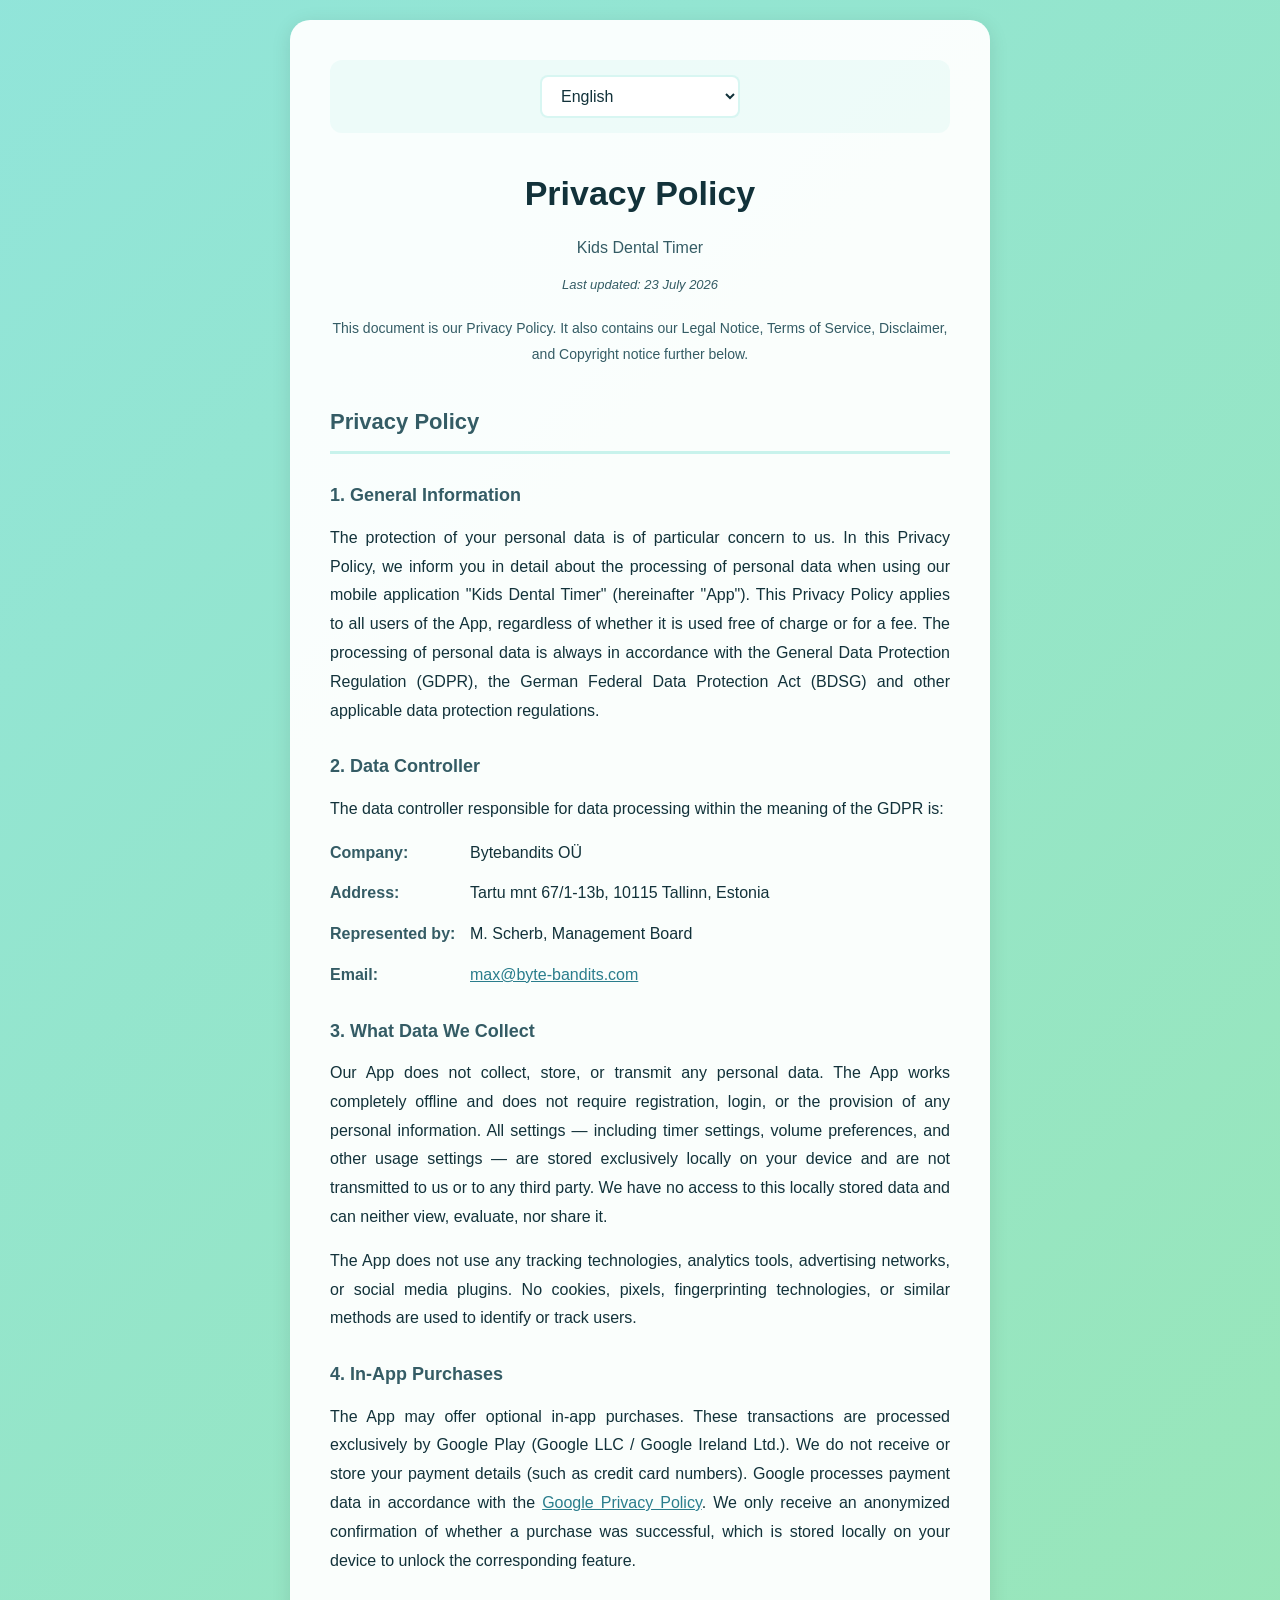
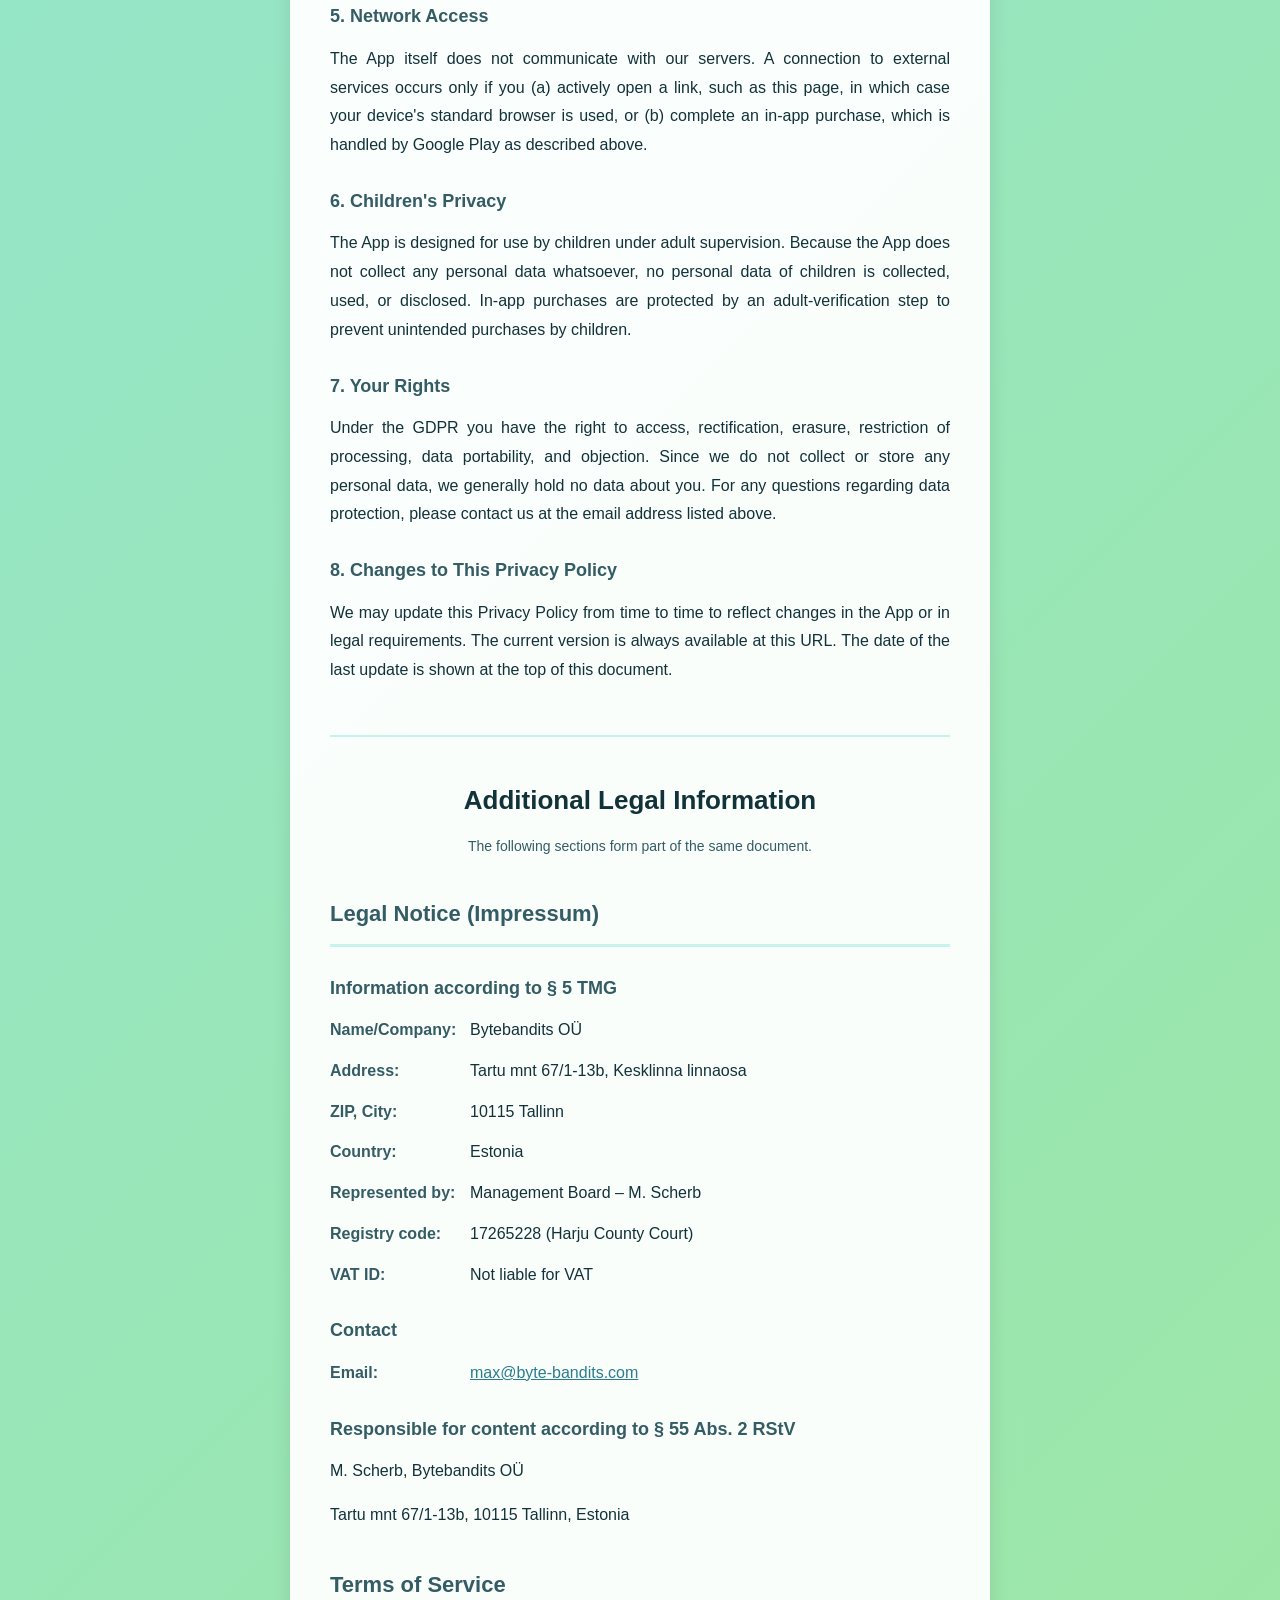
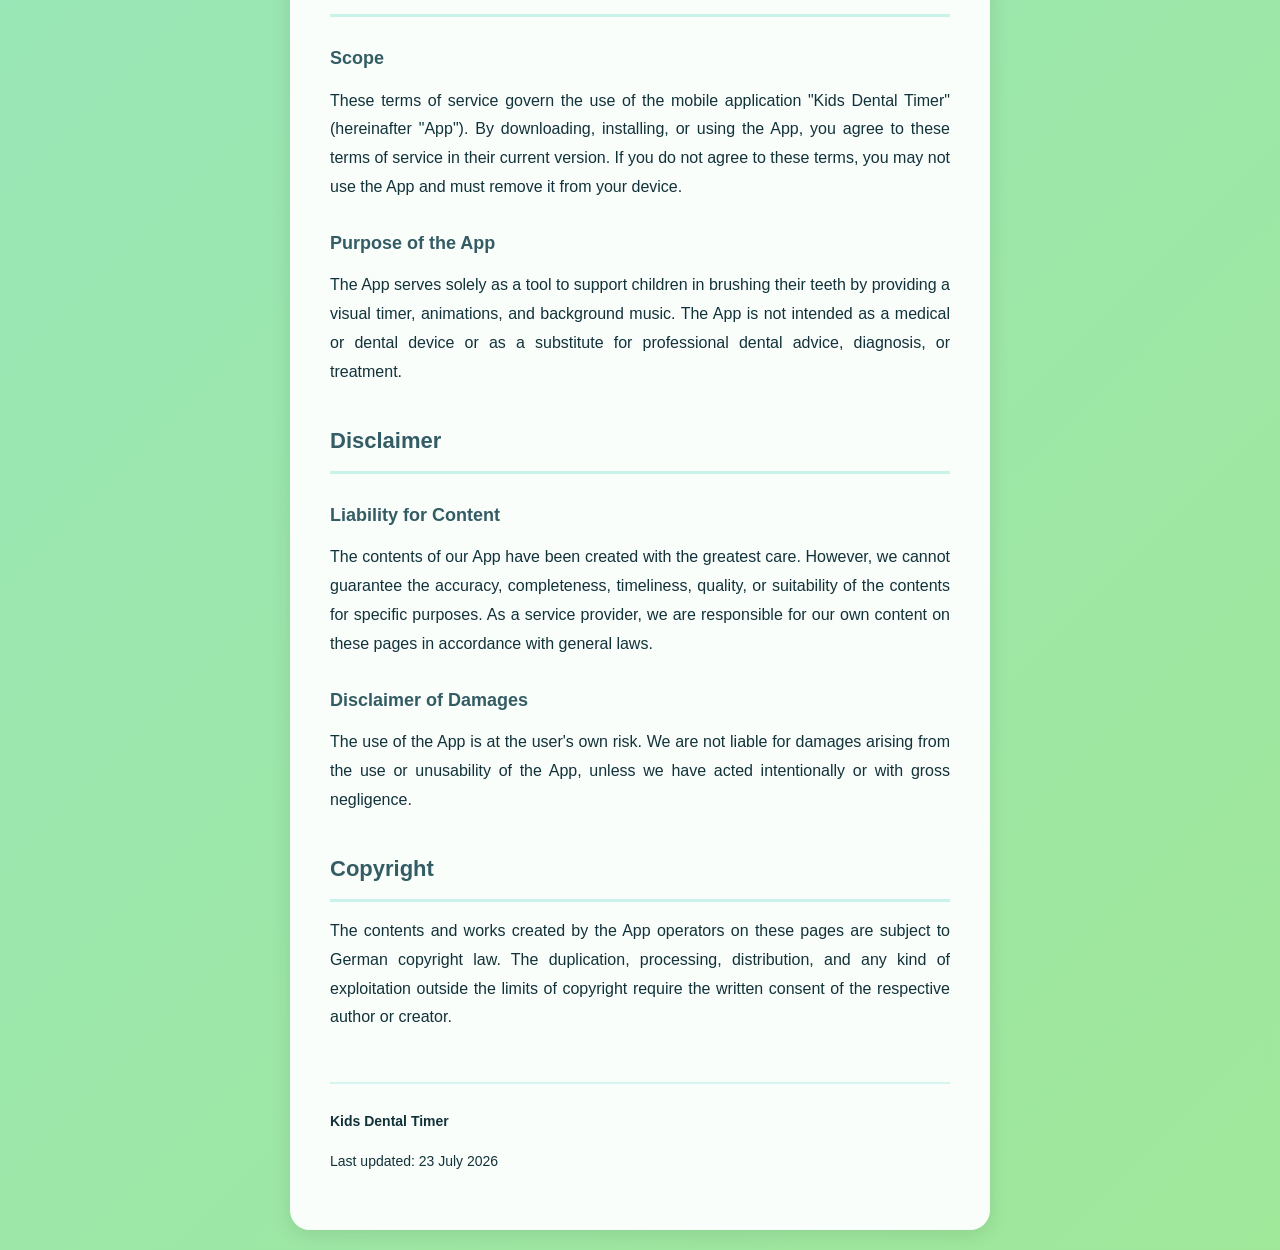
<file: kids_dental_app_legal.html>
<!DOCTYPE html>
<html lang="en">
<head>
    <meta charset="UTF-8">
    <meta name="viewport" content="width=device-width, initial-scale=1.0">
    <title>Privacy Policy - Kids Dental Timer</title>
    <style>
        * {
            margin: 0;
            padding: 0;
            box-sizing: border-box;
        }

        body {
            font-family: -apple-system, BlinkMacSystemFont, 'Segoe UI', Roboto, 'Helvetica Neue', Arial, sans-serif;
            background: linear-gradient(135deg, rgba(126, 224, 211, 0.85) 0%, rgba(143, 227, 136, 0.85) 100%);
            min-height: 100vh;
            padding: 20px;
            color: #12323A;
            line-height: 1.8;
        }

        .container {
            max-width: 700px;
            margin: 0 auto;
            background: rgba(255, 255, 255, 0.95);
            border-radius: 20px;
            padding: 40px;
            box-shadow: 0 4px 20px rgba(0, 0, 0, 0.1);
        }

        .language-selector {
            text-align: center;
            margin-bottom: 30px;
            padding: 15px;
            background: rgba(126, 224, 211, 0.1);
            border-radius: 12px;
        }

        .language-selector select {
            padding: 10px 15px;
            font-size: 16px;
            border: 2px solid rgba(126, 224, 211, 0.3);
            border-radius: 8px;
            background: white;
            color: #12323A;
            cursor: pointer;
            min-width: 200px;
        }

        .language-selector select:focus {
            outline: none;
            border-color: rgba(126, 224, 211, 0.6);
        }

        h1 {
            color: #12323A;
            font-size: 34px;
            font-weight: 800;
            margin-bottom: 10px;
            text-align: center;
        }

        h2 {
            color: #345C65;
            font-size: 22px;
            font-weight: 700;
            margin-top: 35px;
            margin-bottom: 15px;
            border-bottom: 3px solid rgba(126, 224, 211, 0.4);
            padding-bottom: 10px;
        }

        h3 {
            color: #345C65;
            font-size: 18px;
            font-weight: 600;
            margin-top: 25px;
            margin-bottom: 12px;
        }

        .subtitle {
            text-align: center;
            color: #345C65;
            font-size: 16px;
            margin-bottom: 10px;
        }

        p {
            margin-bottom: 15px;
            color: #12323A;
            text-align: justify;
        }

        .section {
            margin-bottom: 30px;
        }

        .section-divider {
            margin: 50px 0 10px;
            border: none;
            border-top: 2px solid rgba(126, 224, 211, 0.4);
        }

        .doc-heading {
            color: #12323A;
            font-size: 26px;
            font-weight: 800;
            text-align: center;
            margin-top: 40px;
            margin-bottom: 10px;
        }

        .toc-note {
            text-align: center;
            color: #345C65;
            font-size: 14px;
            margin-bottom: 30px;
        }

        .info-item {
            margin-bottom: 12px;
        }

        .info-label {
            font-weight: 600;
            color: #345C65;
            display: inline-block;
            min-width: 140px;
        }

        .footer {
            margin-top: 50px;
            padding-top: 25px;
            border-top: 2px solid rgba(126, 224, 211, 0.3);
            text-align: center;
            color: #345C65;
            font-size: 14px;
        }

        ul {
            margin-left: 20px;
            margin-bottom: 15px;
        }

        li {
            margin-bottom: 10px;
            text-align: justify;
        }

        .last-updated {
            font-style: italic;
            color: #345C65;
            font-size: 13px;
            margin-bottom: 20px;
            text-align: center;
        }

        .lang-content {
            display: none;
        }

        .lang-content.active {
            display: block;
        }

        a {
            color: #2a7d8c;
        }

        @media (max-width: 480px) {
            .container {
                padding: 25px;
                border-radius: 16px;
            }

            h1 {
                font-size: 28px;
            }

            h2 {
                font-size: 20px;
            }

            h3 {
                font-size: 16px;
            }

            .doc-heading {
                font-size: 22px;
            }

            .info-label {
                display: block;
                margin-bottom: 6px;
            }
        }
    </style>
</head>
<body>
    <div class="container">
        <div class="language-selector">
            <select id="langSelect" onchange="switchLanguage(this.value)">
                <option value="en">English</option>
                <option value="de">Deutsch</option>
                <option value="fr">Français</option>
                <option value="es">Español</option>
                <option value="pt">Português</option>
                <option value="hi">हिन्दी</option>
                <option value="zh">中文</option>
                <option value="ja">日本語</option>
                <option value="ko">한국어</option>
            </select>
        </div>

        <!-- ENGLISH CONTENT -->
        <div id="content-en" class="lang-content active">
            <h1>Privacy Policy</h1>
            <p class="subtitle">Kids Dental Timer</p>
            <p class="last-updated">Last updated: 23 July 2026</p>
            <p class="toc-note">This document is our Privacy Policy. It also contains our Legal Notice, Terms of Service, Disclaimer, and Copyright notice further below.</p>

            <div class="section" id="privacy">
                <h2>Privacy Policy</h2>
                <h3>1. General Information</h3>
                <p>The protection of your personal data is of particular concern to us. In this Privacy Policy, we inform you in detail about the processing of personal data when using our mobile application "Kids Dental Timer" (hereinafter "App"). This Privacy Policy applies to all users of the App, regardless of whether it is used free of charge or for a fee. The processing of personal data is always in accordance with the General Data Protection Regulation (GDPR), the German Federal Data Protection Act (BDSG) and other applicable data protection regulations.</p>

                <h3>2. Data Controller</h3>
                <p>The data controller responsible for data processing within the meaning of the GDPR is:</p>
                <div class="info-item"><span class="info-label">Company:</span><span>Bytebandits OÜ</span></div>
                <div class="info-item"><span class="info-label">Address:</span><span>Tartu mnt 67/1-13b, 10115 Tallinn, Estonia</span></div>
                <div class="info-item"><span class="info-label">Represented by:</span><span>M. Scherb, Management Board</span></div>
                <div class="info-item"><span class="info-label">Email:</span><span><a href="mailto:max@byte-bandits.com">max@byte-bandits.com</a></span></div>

                <h3>3. What Data We Collect</h3>
                <p>Our App does not collect, store, or transmit any personal data. The App works completely offline and does not require registration, login, or the provision of any personal information. All settings — including timer settings, volume preferences, and other usage settings — are stored exclusively locally on your device and are not transmitted to us or to any third party. We have no access to this locally stored data and can neither view, evaluate, nor share it.</p>
                <p>The App does not use any tracking technologies, analytics tools, advertising networks, or social media plugins. No cookies, pixels, fingerprinting technologies, or similar methods are used to identify or track users.</p>

                <h3>4. In-App Purchases</h3>
                <p>The App may offer optional in-app purchases. These transactions are processed exclusively by Google Play (Google LLC / Google Ireland Ltd.). We do not receive or store your payment details (such as credit card numbers). Google processes payment data in accordance with the <a href="https://policies.google.com/privacy">Google Privacy Policy</a>. We only receive an anonymized confirmation of whether a purchase was successful, which is stored locally on your device to unlock the corresponding feature.</p>

                <h3>5. Network Access</h3>
                <p>The App itself does not communicate with our servers. A connection to external services occurs only if you (a) actively open a link, such as this page, in which case your device's standard browser is used, or (b) complete an in-app purchase, which is handled by Google Play as described above.</p>

                <h3>6. Children's Privacy</h3>
                <p>The App is designed for use by children under adult supervision. Because the App does not collect any personal data whatsoever, no personal data of children is collected, used, or disclosed. In-app purchases are protected by an adult-verification step to prevent unintended purchases by children.</p>

                <h3>7. Your Rights</h3>
                <p>Under the GDPR you have the right to access, rectification, erasure, restriction of processing, data portability, and objection. Since we do not collect or store any personal data, we generally hold no data about you. For any questions regarding data protection, please contact us at the email address listed above.</p>

                <h3>8. Changes to This Privacy Policy</h3>
                <p>We may update this Privacy Policy from time to time to reflect changes in the App or in legal requirements. The current version is always available at this URL. The date of the last update is shown at the top of this document.</p>
            </div>

            <hr class="section-divider">
            <p class="doc-heading">Additional Legal Information</p>
            <p class="toc-note">The following sections form part of the same document.</p>

            <div class="section" id="impressum">
                <h2>Legal Notice (Impressum)</h2>
                <h3>Information according to § 5 TMG</h3>
                <div class="info-item"><span class="info-label">Name/Company:</span><span>Bytebandits OÜ</span></div>
                <div class="info-item"><span class="info-label">Address:</span><span>Tartu mnt 67/1-13b, Kesklinna linnaosa</span></div>
                <div class="info-item"><span class="info-label">ZIP, City:</span><span>10115 Tallinn</span></div>
                <div class="info-item"><span class="info-label">Country:</span><span>Estonia</span></div>
                <div class="info-item"><span class="info-label">Represented by:</span><span>Management Board – M. Scherb</span></div>
                <div class="info-item"><span class="info-label">Registry code:</span><span>17265228 (Harju County Court)</span></div>
                <div class="info-item"><span class="info-label">VAT ID:</span><span>Not liable for VAT</span></div>
                <h3>Contact</h3>
                <div class="info-item"><span class="info-label">Email:</span><span><a href="mailto:max@byte-bandits.com">max@byte-bandits.com</a></span></div>
                <h3>Responsible for content according to § 55 Abs. 2 RStV</h3>
                <p>M. Scherb, Bytebandits OÜ</p>
                <p>Tartu mnt 67/1-13b, 10115 Tallinn, Estonia</p>
            </div>

            <div class="section" id="terms">
                <h2>Terms of Service</h2>
                <h3>Scope</h3>
                <p>These terms of service govern the use of the mobile application "Kids Dental Timer" (hereinafter "App"). By downloading, installing, or using the App, you agree to these terms of service in their current version. If you do not agree to these terms, you may not use the App and must remove it from your device.</p>
                <h3>Purpose of the App</h3>
                <p>The App serves solely as a tool to support children in brushing their teeth by providing a visual timer, animations, and background music. The App is not intended as a medical or dental device or as a substitute for professional dental advice, diagnosis, or treatment.</p>
            </div>

            <div class="section" id="disclaimer">
                <h2>Disclaimer</h2>
                <h3>Liability for Content</h3>
                <p>The contents of our App have been created with the greatest care. However, we cannot guarantee the accuracy, completeness, timeliness, quality, or suitability of the contents for specific purposes. As a service provider, we are responsible for our own content on these pages in accordance with general laws.</p>
                <h3>Disclaimer of Damages</h3>
                <p>The use of the App is at the user's own risk. We are not liable for damages arising from the use or unusability of the App, unless we have acted intentionally or with gross negligence.</p>
            </div>

            <div class="section" id="copyright">
                <h2>Copyright</h2>
                <p>The contents and works created by the App operators on these pages are subject to German copyright law. The duplication, processing, distribution, and any kind of exploitation outside the limits of copyright require the written consent of the respective author or creator.</p>
            </div>

            <div class="footer">
                <p><strong>Kids Dental Timer</strong></p>
                <p>Last updated: 23 July 2026</p>
            </div>
        </div>

        <!-- GERMAN CONTENT -->
        <div id="content-de" class="lang-content">
            <h1>Datenschutzerklärung</h1>
            <p class="subtitle">Kinder Zahnputz Timer</p>
            <p class="last-updated">Letzte Aktualisierung: 23. Juli 2026</p>
            <p class="toc-note">Dieses Dokument ist unsere Datenschutzerklärung. Es enthält weiter unten außerdem unser Impressum, unsere Nutzungsbedingungen, den Haftungsausschluss und den Urheberrechtshinweis.</p>

            <div class="section" id="privacy">
                <h2>Datenschutzerklärung</h2>
                <h3>1. Allgemeine Hinweise</h3>
                <p>Der Schutz Ihrer persönlichen Daten ist uns ein besonderes Anliegen. In dieser Datenschutzerklärung informieren wir Sie ausführlich über die Verarbeitung personenbezogener Daten bei der Nutzung unserer mobilen Anwendung "Kinder Zahnputz Timer" (nachfolgend "App" genannt). Diese Datenschutzerklärung gilt für alle Nutzer der App, unabhängig davon, ob diese kostenlos oder kostenpflichtig genutzt wird. Die Verarbeitung personenbezogener Daten erfolgt stets im Einklang mit der Datenschutz-Grundverordnung (DSGVO), dem Bundesdatenschutzgesetz (BDSG) und anderen anwendbaren datenschutzrechtlichen Bestimmungen.</p>

                <h3>2. Verantwortlicher</h3>
                <p>Verantwortlicher für die Datenverarbeitung im Sinne der DSGVO ist:</p>
                <div class="info-item"><span class="info-label">Unternehmen:</span><span>Bytebandits OÜ</span></div>
                <div class="info-item"><span class="info-label">Anschrift:</span><span>Tartu mnt 67/1-13b, 10115 Tallinn, Estland</span></div>
                <div class="info-item"><span class="info-label">Vertreten durch:</span><span>M. Scherb, Management Board</span></div>
                <div class="info-item"><span class="info-label">E-Mail:</span><span><a href="mailto:max@byte-bandits.com">max@byte-bandits.com</a></span></div>

                <h3>3. Welche Daten wir erheben</h3>
                <p>Unsere App erhebt, speichert und übermittelt keine personenbezogenen Daten. Die App funktioniert vollständig offline und erfordert keine Registrierung, keine Anmeldung und keine Angabe persönlicher Informationen. Alle Einstellungen – einschließlich Timer-Einstellungen, Lautstärkepräferenzen und andere Nutzungseinstellungen – werden ausschließlich lokal auf Ihrem Gerät gespeichert und werden nicht an uns oder Dritte übertragen. Wir haben keinen Zugriff auf diese lokal gespeicherten Daten und können diese weder einsehen noch auswerten noch weitergeben.</p>
                <p>Die App verwendet keine Tracking-Technologien, keine Analytics-Tools, keine Werbenetzwerke und keine Social-Media-Plugins. Es werden keine Cookies, keine Pixel, keine Fingerprinting-Technologien oder ähnliche Methoden zur Identifikation oder Verfolgung von Nutzern eingesetzt.</p>

                <h3>4. In-App-Käufe</h3>
                <p>Die App kann optionale In-App-Käufe anbieten. Diese Transaktionen werden ausschließlich über Google Play (Google LLC / Google Ireland Ltd.) abgewickelt. Wir erhalten und speichern keine Ihrer Zahlungsdaten (z. B. Kreditkartennummern). Google verarbeitet Zahlungsdaten gemäß der <a href="https://policies.google.com/privacy">Google-Datenschutzerklärung</a>. Wir erhalten lediglich eine anonymisierte Bestätigung darüber, ob ein Kauf erfolgreich war; diese wird lokal auf Ihrem Gerät gespeichert, um die entsprechende Funktion freizuschalten.</p>

                <h3>5. Netzwerkzugriff</h3>
                <p>Die App selbst kommuniziert nicht mit unseren Servern. Eine Verbindung zu externen Diensten erfolgt nur, wenn Sie (a) aktiv einen Link öffnen, etwa diese Seite, wobei der Standard-Browser Ihres Geräts verwendet wird, oder (b) einen In-App-Kauf abschließen, der wie oben beschrieben über Google Play abgewickelt wird.</p>

                <h3>6. Datenschutz für Kinder</h3>
                <p>Die App ist für die Nutzung durch Kinder unter Aufsicht Erwachsener konzipiert. Da die App keinerlei personenbezogene Daten erhebt, werden auch keine personenbezogenen Daten von Kindern erhoben, genutzt oder weitergegeben. In-App-Käufe sind durch eine Erwachsenen-Bestätigung geschützt, um unbeabsichtigte Käufe durch Kinder zu verhindern.</p>

                <h3>7. Ihre Rechte</h3>
                <p>Nach der DSGVO haben Sie das Recht auf Auskunft, Berichtigung, Löschung, Einschränkung der Verarbeitung, Datenübertragbarkeit und Widerspruch. Da wir keine personenbezogenen Daten erheben oder speichern, liegen uns in der Regel keine Daten über Sie vor. Bei Fragen zum Datenschutz wenden Sie sich bitte an die oben genannte E-Mail-Adresse.</p>

                <h3>8. Änderungen dieser Datenschutzerklärung</h3>
                <p>Wir können diese Datenschutzerklärung von Zeit zu Zeit aktualisieren, um Änderungen an der App oder an den gesetzlichen Anforderungen zu berücksichtigen. Die aktuelle Fassung ist stets unter dieser URL abrufbar. Das Datum der letzten Aktualisierung finden Sie oben in diesem Dokument.</p>
            </div>

            <hr class="section-divider">
            <p class="doc-heading">Weitere rechtliche Informationen</p>
            <p class="toc-note">Die folgenden Abschnitte sind Bestandteil desselben Dokuments.</p>

            <div class="section" id="impressum">
                <h2>Impressum</h2>
                <h3>Angaben gemäß § 5 TMG</h3>
                <div class="info-item"><span class="info-label">Name/Unternehmen:</span><span>Bytebandits OÜ</span></div>
                <div class="info-item"><span class="info-label">Anschrift:</span><span>Tartu mnt 67/1-13b, Kesklinna linnaosa</span></div>
                <div class="info-item"><span class="info-label">PLZ, Ort:</span><span>10115 Tallinn</span></div>
                <div class="info-item"><span class="info-label">Land:</span><span>Estland</span></div>
                <div class="info-item"><span class="info-label">Vertretungsberechtigt:</span><span>Management Board – M. Scherb</span></div>
                <div class="info-item"><span class="info-label">Registrierungsnummer:</span><span>17265228 (Handelsregister Harju County Court)</span></div>
                <div class="info-item"><span class="info-label">USt-ID:</span><span>Nicht umsatzsteuerpflichtig</span></div>
                <h3>Kontakt</h3>
                <div class="info-item"><span class="info-label">E-Mail:</span><span><a href="mailto:max@byte-bandits.com">max@byte-bandits.com</a></span></div>
                <h3>Verantwortlich für den Inhalt nach § 55 Abs. 2 RStV</h3>
                <p>M. Scherb, Bytebandits OÜ</p>
                <p>Tartu mnt 67/1-13b, 10115 Tallinn, Estland</p>
            </div>

            <div class="section" id="terms">
                <h2>Nutzungsbedingungen</h2>
                <h3>Geltungsbereich</h3>
                <p>Diese Nutzungsbedingungen regeln die Nutzung der mobilen Anwendung "Kinder Zahnputz Timer" (nachfolgend "App" genannt). Durch das Herunterladen, Installieren oder Nutzen der App erklären Sie sich mit diesen Nutzungsbedingungen in ihrer jeweils gültigen Fassung einverstanden. Wenn Sie mit diesen Bedingungen nicht einverstanden sind, dürfen Sie die App nicht nutzen und müssen sie von Ihrem Gerät entfernen.</p>
                <h3>Zweck der App</h3>
                <p>Die App dient ausschließlich als Hilfsmittel zur Unterstützung von Kindern beim Zähneputzen durch Bereitstellung eines visuellen Timers, Animationen und Hintergrundmusik. Die App ist nicht als medizinisches oder zahnmedizinisches Gerät oder als Ersatz für professionelle zahnmedizinische Beratung, Diagnose oder Behandlung gedacht.</p>
            </div>

            <div class="section" id="disclaimer">
                <h2>Haftungsausschluss</h2>
                <h3>Haftung für Inhalte</h3>
                <p>Die Inhalte unserer App wurden mit größter Sorgfalt erstellt. Für die Richtigkeit, Vollständigkeit, Aktualität, Qualität oder Eignung der Inhalte für bestimmte Zwecke können wir jedoch keine Gewähr übernehmen. Als Diensteanbieter sind wir gemäß § 7 Abs.1 TMG für eigene Inhalte auf diesen Seiten nach den allgemeinen Gesetzen verantwortlich.</p>
                <h3>Haftungsausschluss für Schäden</h3>
                <p>Die Nutzung der App erfolgt auf eigene Gefahr des Nutzers. Wir haften nicht für Schäden, die durch die Nutzung oder Nichtnutzbarkeit der App entstehen, es sei denn, wir haben vorsätzlich oder grob fahrlässig gehandelt. Dies gilt insbesondere für Schäden durch Datenverlust, Systemausfälle, Fehlfunktionen der App oder sonstige Vermögensschäden.</p>
            </div>

            <div class="section" id="copyright">
                <h2>Urheberrecht</h2>
                <p>Die durch die App-Betreiber erstellten Inhalte und Werke auf diesen Seiten unterliegen dem deutschen Urheberrecht. Die Vervielfältigung, Bearbeitung, Verbreitung und jede Art der Verwertung außerhalb der Grenzen des Urheberrechtes bedürfen der schriftlichen Zustimmung des jeweiligen Autors bzw. Erstellers.</p>
            </div>

            <div class="footer">
                <p><strong>Kinder Zahnputz Timer</strong></p>
                <p>Stand: 23. Juli 2026</p>
            </div>
        </div>

        <!-- FRENCH CONTENT -->
        <div id="content-fr" class="lang-content">
            <h1>Politique de Confidentialité</h1>
            <p class="subtitle">Minuteur Dentaire pour Enfants</p>
            <p class="last-updated">Dernière mise à jour : 23 juillet 2026</p>
            <p class="toc-note">Ce document est notre politique de confidentialité. Il contient également ci-dessous nos mentions légales, nos conditions d'utilisation, l'avertissement et la mention de droit d'auteur.</p>

            <div class="section" id="privacy">
                <h2>Politique de Confidentialité</h2>
                <h3>1. Informations Générales</h3>
                <p>La protection de vos données personnelles est une préoccupation particulière pour nous. Dans cette politique de confidentialité, nous vous informons en détail sur le traitement des données personnelles lors de l'utilisation de notre application mobile "Minuteur Dentaire pour Enfants". Cette politique de confidentialité s'applique à tous les utilisateurs de l'application, qu'elle soit utilisée gratuitement ou moyennant paiement.</p>
                <h3>2. Responsable du Traitement</h3>
                <p>Bytebandits OÜ, Tartu mnt 67/1-13b, 10115 Tallinn, Estonie. Représenté par M. Scherb. Email : <a href="mailto:max@byte-bandits.com">max@byte-bandits.com</a></p>
                <h3>3. Données Collectées</h3>
                <p>Notre application ne collecte, ne stocke ni ne transmet aucune donnée personnelle. L'application fonctionne entièrement hors ligne et ne nécessite aucune inscription, connexion ou fourniture d'informations personnelles. Tous les réglages sont stockés exclusivement en local sur votre appareil. L'application n'utilise aucun outil de suivi, d'analyse ou de publicité.</p>
                <h3>4. Achats Intégrés</h3>
                <p>Les achats intégrés éventuels sont traités exclusivement par Google Play. Nous ne recevons ni ne stockons vos données de paiement. Google traite ces données conformément à la <a href="https://policies.google.com/privacy">Politique de confidentialité de Google</a>.</p>
                <h3>5. Confidentialité des Enfants</h3>
                <p>L'application est conçue pour être utilisée par des enfants sous la surveillance d'un adulte. Comme l'application ne collecte aucune donnée personnelle, aucune donnée personnelle d'enfant n'est collectée. Les achats intégrés sont protégés par une vérification par un adulte.</p>
            </div>

            <hr class="section-divider">
            <p class="doc-heading">Informations Légales Complémentaires</p>

            <div class="section" id="impressum">
                <h2>Mentions Légales</h2>
                <h3>Informations selon § 5 TMG</h3>
                <p><strong>Nom/Entreprise :</strong> Bytebandits OÜ</p>
                <p><strong>Adresse :</strong> Tartu mnt 67/1-13b, Kesklinna linnaosa, 10115 Tallinn, Estonie</p>
                <p><strong>Représentant légal :</strong> Management Board – M. Scherb</p>
                <p><strong>Numéro d'enregistrement :</strong> 17265228 (Harju County Court)</p>
                <p><strong>TVA :</strong> Non assujetti à la TVA</p>
                <p><strong>Email :</strong> <a href="mailto:max@byte-bandits.com">max@byte-bandits.com</a></p>
            </div>

            <div class="section" id="terms">
                <h2>Conditions d'Utilisation</h2>
                <p>Ces conditions d'utilisation régissent l'utilisation de l'application mobile "Minuteur Dentaire pour Enfants". En téléchargeant, installant ou utilisant l'application, vous acceptez ces conditions d'utilisation dans leur version en vigueur. L'application sert uniquement d'outil pour aider les enfants à se brosser les dents et ne remplace pas un avis dentaire professionnel.</p>
            </div>

            <div class="section" id="disclaimer">
                <h2>Avertissement</h2>
                <p>L'utilisation de l'application se fait à vos propres risques. Nous ne sommes pas responsables des dommages résultant de l'utilisation ou de l'inutilisabilité de l'application, sauf en cas de faute intentionnelle ou de négligence grave de notre part.</p>
            </div>

            <div class="section" id="copyright">
                <h2>Droits d'Auteur</h2>
                <p>Les contenus et œuvres créés par les exploitants de l'application sur ces pages sont soumis au droit d'auteur allemand. Toute reproduction, modification, distribution ou exploitation en dehors des limites du droit d'auteur nécessite le consentement écrit de l'auteur ou du créateur respectif.</p>
            </div>

            <div class="footer">
                <p><strong>Minuteur Dentaire pour Enfants</strong></p>
                <p>Dernière mise à jour : 23 juillet 2026</p>
            </div>
        </div>

        <!-- SPANISH CONTENT -->
        <div id="content-es" class="lang-content">
            <h1>Política de Privacidad</h1>
            <p class="subtitle">Temporizador Dental para Niños</p>
            <p class="last-updated">Última actualización: 23 de julio de 2026</p>
            <p class="toc-note">Este documento es nuestra Política de Privacidad. También incluye más abajo nuestro Aviso Legal, los Términos de Servicio, el Descargo de Responsabilidad y el aviso de Derechos de Autor.</p>

            <div class="section" id="privacy">
                <h2>Política de Privacidad</h2>
                <h3>1. Información General</h3>
                <p>La protección de sus datos personales es de particular importancia para nosotros. En esta política de privacidad, le informamos en detalle sobre el procesamiento de datos personales al usar nuestra aplicación móvil "Temporizador Dental para Niños". Esta política de privacidad se aplica a todos los usuarios de la aplicación.</p>
                <h3>2. Responsable del Tratamiento</h3>
                <p>Bytebandits OÜ, Tartu mnt 67/1-13b, 10115 Tallinn, Estonia. Representado por M. Scherb. Email: <a href="mailto:max@byte-bandits.com">max@byte-bandits.com</a></p>
                <h3>3. Datos que Recopilamos</h3>
                <p>Nuestra aplicación no recopila, almacena ni transmite datos personales. La aplicación funciona completamente sin conexión y no requiere registro ni información personal. Todos los ajustes se almacenan exclusivamente de forma local en su dispositivo. La aplicación no utiliza herramientas de seguimiento, análisis ni publicidad.</p>
                <h3>4. Compras Integradas</h3>
                <p>Las compras integradas, si las hubiera, son procesadas exclusivamente por Google Play. No recibimos ni almacenamos sus datos de pago. Google procesa estos datos de acuerdo con la <a href="https://policies.google.com/privacy">Política de Privacidad de Google</a>.</p>
                <h3>5. Privacidad de los Niños</h3>
                <p>La aplicación está diseñada para ser utilizada por niños bajo la supervisión de un adulto. Dado que la aplicación no recopila ningún dato personal, no se recopilan datos personales de niños. Las compras integradas están protegidas por una verificación de adulto.</p>
            </div>

            <hr class="section-divider">
            <p class="doc-heading">Información Legal Adicional</p>

            <div class="section" id="impressum">
                <h2>Aviso Legal</h2>
                <h3>Información según § 5 TMG</h3>
                <p><strong>Nombre/Empresa:</strong> Bytebandits OÜ</p>
                <p><strong>Dirección:</strong> Tartu mnt 67/1-13b, Kesklinna linnaosa, 10115 Tallinn, Estonia</p>
                <p><strong>Representante:</strong> Management Board – M. Scherb</p>
                <p><strong>Número de registro:</strong> 17265228 (Harju County Court)</p>
                <p><strong>IVA:</strong> No sujeto al IVA</p>
                <p><strong>Email:</strong> <a href="mailto:max@byte-bandits.com">max@byte-bandits.com</a></p>
            </div>

            <div class="section" id="terms">
                <h2>Términos de Servicio</h2>
                <p>Estos términos de servicio rigen el uso de la aplicación móvil "Temporizador Dental para Niños". Al descargar, instalar o usar la aplicación, acepta estos términos de servicio. La aplicación sirve únicamente como herramienta para ayudar a los niños a cepillarse los dientes y no sustituye el asesoramiento dental profesional.</p>
            </div>

            <div class="section" id="disclaimer">
                <h2>Descargo de Responsabilidad</h2>
                <p>El uso de la aplicación es bajo su propio riesgo. No somos responsables de los daños resultantes del uso o la inutilidad de la aplicación, excepto en caso de dolo o negligencia grave de nuestra parte.</p>
            </div>

            <div class="section" id="copyright">
                <h2>Derechos de Autor</h2>
                <p>Los contenidos y obras creados por los operadores de la aplicación en estas páginas están sujetos a la ley alemana de derechos de autor. La reproducción, procesamiento, distribución y cualquier tipo de explotación fuera de los límites de los derechos de autor requieren el consentimiento por escrito del autor o creador respectivo.</p>
            </div>

            <div class="footer">
                <p><strong>Temporizador Dental para Niños</strong></p>
                <p>Última actualización: 23 de julio de 2026</p>
            </div>
        </div>

        <!-- PORTUGUESE CONTENT -->
        <div id="content-pt" class="lang-content">
            <h1>Política de Privacidade</h1>
            <p class="subtitle">Timer Dental para Crianças</p>
            <p class="last-updated">Última atualização: 23 de julho de 2026</p>
            <p class="toc-note">Este documento é a nossa Política de Privacidade. Também inclui, mais abaixo, o nosso Aviso Legal, os Termos de Serviço, a Isenção de Responsabilidade e o aviso de Direitos Autorais.</p>

            <div class="section" id="privacy">
                <h2>Política de Privacidade</h2>
                <h3>1. Informações Gerais</h3>
                <p>A proteção dos seus dados pessoais é de particular importância para nós. Nesta política de privacidade, informamos detalhadamente sobre o processamento de dados pessoais ao usar nosso aplicativo móvel "Timer Dental para Crianças". Esta política de privacidade aplica-se a todos os usuários do aplicativo.</p>
                <h3>2. Responsável pelo Tratamento</h3>
                <p>Bytebandits OÜ, Tartu mnt 67/1-13b, 10115 Tallinn, Estônia. Representado por M. Scherb. Email: <a href="mailto:max@byte-bandits.com">max@byte-bandits.com</a></p>
                <h3>3. Dados que Coletamos</h3>
                <p>Nosso aplicativo não coleta, armazena nem transmite dados pessoais. O aplicativo funciona completamente offline e não requer registro ou informações pessoais. Todas as configurações são armazenadas exclusivamente de forma local no seu dispositivo. O aplicativo não utiliza ferramentas de rastreamento, análise ou publicidade.</p>
                <h3>4. Compras no Aplicativo</h3>
                <p>As compras no aplicativo, se houver, são processadas exclusivamente pelo Google Play. Não recebemos nem armazenamos seus dados de pagamento. O Google processa esses dados de acordo com a <a href="https://policies.google.com/privacy">Política de Privacidade do Google</a>.</p>
                <h3>5. Privacidade das Crianças</h3>
                <p>O aplicativo foi projetado para ser usado por crianças sob a supervisão de um adulto. Como o aplicativo não coleta nenhum dado pessoal, nenhum dado pessoal de crianças é coletado. As compras no aplicativo são protegidas por uma verificação de adulto.</p>
            </div>

            <hr class="section-divider">
            <p class="doc-heading">Informações Legais Adicionais</p>

            <div class="section" id="impressum">
                <h2>Aviso Legal</h2>
                <h3>Informações de acordo com § 5 TMG</h3>
                <p><strong>Nome/Empresa:</strong> Bytebandits OÜ</p>
                <p><strong>Endereço:</strong> Tartu mnt 67/1-13b, Kesklinna linnaosa, 10115 Tallinn, Estônia</p>
                <p><strong>Representante:</strong> Management Board – M. Scherb</p>
                <p><strong>Código de registro:</strong> 17265228 (Harju County Court)</p>
                <p><strong>IVA:</strong> Não sujeito a IVA</p>
                <p><strong>Email:</strong> <a href="mailto:max@byte-bandits.com">max@byte-bandits.com</a></p>
            </div>

            <div class="section" id="terms">
                <h2>Termos de Serviço</h2>
                <p>Estes termos de serviço regem o uso do aplicativo móvel "Timer Dental para Crianças". Ao baixar, instalar ou usar o aplicativo, você concorda com estes termos de serviço. O aplicativo serve apenas como ferramenta para ajudar as crianças a escovar os dentes e não substitui o aconselhamento odontológico profissional.</p>
            </div>

            <div class="section" id="disclaimer">
                <h2>Isenção de Responsabilidade</h2>
                <p>O uso do aplicativo é por sua conta e risco. Não somos responsáveis por danos resultantes do uso ou inutilidade do aplicativo, exceto em caso de dolo ou negligência grave de nossa parte.</p>
            </div>

            <div class="section" id="copyright">
                <h2>Direitos Autorais</h2>
                <p>Os conteúdos e obras criados pelos operadores do aplicativo nestas páginas estão sujeitos à lei alemã de direitos autorais. A reprodução, processamento, distribuição e qualquer tipo de exploração fora dos limites dos direitos autorais requerem o consentimento por escrito do respectivo autor ou criador.</p>
            </div>

            <div class="footer">
                <p><strong>Timer Dental para Crianças</strong></p>
                <p>Última atualização: 23 de julho de 2026</p>
            </div>
        </div>

        <!-- HINDI CONTENT -->
        <div id="content-hi" class="lang-content">
            <h1>गोपनीयता नीति</h1>
            <p class="subtitle">बच्चों का दंत टाइमर</p>
            <p class="last-updated">अंतिम अपडेट: 23 जुलाई 2026</p>
            <p class="toc-note">यह दस्तावेज़ हमारी गोपनीयता नीति है। इसमें नीचे हमारी कानूनी सूचना, सेवा की शर्तें, दायित्व अस्वीकरण और कॉपीराइट सूचना भी शामिल है।</p>

            <div class="section" id="privacy">
                <h2>गोपनीयता नीति</h2>
                <h3>1. सामान्य जानकारी</h3>
                <p>आपके व्यक्तिगत डेटा की सुरक्षा हमारे लिए विशेष महत्व रखती है। इस गोपनीयता नीति में, हम आपको हमारे मोबाइल एप्लिकेशन "बच्चों का दंत टाइमर" के उपयोग के दौरान व्यक्तिगत डेटा के प्रसंस्करण के बारे में विस्तार से सूचित करते हैं।</p>
                <h3>2. डेटा नियंत्रक</h3>
                <p>Bytebandits OÜ, Tartu mnt 67/1-13b, 10115 Tallinn, एस्टोनिया। प्रतिनिधि: M. Scherb. ईमेल: <a href="mailto:max@byte-bandits.com">max@byte-bandits.com</a></p>
                <h3>3. हम कौन सा डेटा एकत्र करते हैं</h3>
                <p>हमारा एप्लिकेशन कोई व्यक्तिगत डेटा एकत्र, संग्रहीत या प्रसारित नहीं करता है। एप्लिकेशन पूरी तरह से ऑफलाइन काम करता है और पंजीकरण या व्यक्तिगत जानकारी की आवश्यकता नहीं है। सभी सेटिंग्स केवल आपके डिवाइस पर स्थानीय रूप से संग्रहीत की जाती हैं। एप्लिकेशन किसी भी ट्रैकिंग, एनालिटिक्स या विज्ञापन टूल का उपयोग नहीं करता है।</p>
                <h3>4. इन-ऐप खरीदारी</h3>
                <p>इन-ऐप खरीदारी, यदि कोई हो, केवल Google Play द्वारा संसाधित की जाती है। हम आपके भुगतान डेटा को प्राप्त या संग्रहीत नहीं करते हैं। Google इस डेटा को <a href="https://policies.google.com/privacy">Google गोपनीयता नीति</a> के अनुसार संसाधित करता है।</p>
                <h3>5. बच्चों की गोपनीयता</h3>
                <p>एप्लिकेशन को वयस्कों की देखरेख में बच्चों द्वारा उपयोग के लिए डिज़ाइन किया गया है। चूंकि एप्लिकेशन कोई व्यक्तिगत डेटा एकत्र नहीं करता है, इसलिए बच्चों का कोई व्यक्तिगत डेटा एकत्र नहीं किया जाता है। इन-ऐप खरीदारी एक वयस्क सत्यापन द्वारा सुरक्षित है।</p>
            </div>

            <hr class="section-divider">
            <p class="doc-heading">अतिरिक्त कानूनी जानकारी</p>

            <div class="section" id="impressum">
                <h2>कानूनी सूचना</h2>
                <h3>§ 5 TMG के अनुसार जानकारी</h3>
                <p><strong>नाम/कंपनी:</strong> Bytebandits OÜ</p>
                <p><strong>पता:</strong> Tartu mnt 67/1-13b, Kesklinna linnaosa, 10115 Tallinn, एस्टोनिया</p>
                <p><strong>कानूनी प्रतिनिधि:</strong> Management Board – M. Scherb</p>
                <p><strong>पंजीकरण संख्या:</strong> 17265228 (Harju County Court)</p>
                <p><strong>VAT:</strong> वैट के लिए उत्तरदायी नहीं</p>
                <p><strong>ईमेल:</strong> <a href="mailto:max@byte-bandits.com">max@byte-bandits.com</a></p>
            </div>

            <div class="section" id="terms">
                <h2>सेवा की शर्तें</h2>
                <p>ये सेवा की शर्तें मोबाइल एप्लिकेशन "बच्चों का दंत टाइमर" के उपयोग को नियंत्रित करती हैं। एप्लिकेशन डाउनलोड, इंस्टॉल या उपयोग करके, आप इन सेवा की शर्तों से सहमत होते हैं। एप्लिकेशन केवल बच्चों को दांत साफ करने में मदद करने के लिए एक उपकरण है और यह पेशेवर दंत सलाह का विकल्प नहीं है।</p>
            </div>

            <div class="section" id="disclaimer">
                <h2>दायित्व अस्वीकरण</h2>
                <p>एप्लिकेशन का उपयोग आपके अपने जोखिम पर है। हम एप्लिकेशन के उपयोग या अप्रयोज्यता से उत्पन्न होने वाले नुकसान के लिए जिम्मेदार नहीं हैं, जब तक कि हमने जानबूझकर या गंभीर लापरवाही से काम नहीं किया है।</p>
            </div>

            <div class="section" id="copyright">
                <h2>कॉपीराइट</h2>
                <p>इन पृष्ठों पर ऐप संचालकों द्वारा बनाई गई सामग्री और कार्य जर्मन कॉपीराइट कानून के अधीन हैं। कॉपीराइट की सीमाओं के बाहर किसी भी प्रकार की प्रतिलिपि, प्रसंस्करण, वितरण और उपयोग के लिए संबंधित लेखक या निर्माता की लिखित सहमति की आवश्यकता होती है।</p>
            </div>

            <div class="footer">
                <p><strong>बच्चों का दंत टाइमर</strong></p>
                <p>अंतिम अपडेट: 23 जुलाई 2026</p>
            </div>
        </div>

        <!-- CHINESE CONTENT -->
        <div id="content-zh" class="lang-content">
            <h1>隐私政策</h1>
            <p class="subtitle">儿童刷牙计时器</p>
            <p class="last-updated">最后更新：2026年7月23日</p>
            <p class="toc-note">本文档是我们的隐私政策。下方还包含我们的法律声明、服务条款、免责声明和版权声明。</p>

            <div class="section" id="privacy">
                <h2>隐私政策</h2>
                <h3>1. 一般信息</h3>
                <p>保护您的个人数据对我们来说特别重要。在本隐私政策中，我们详细告知您在使用我们的移动应用程序"儿童刷牙计时器"时处理个人数据的情况。本隐私政策适用于所有应用程序用户。</p>
                <h3>2. 数据控制者</h3>
                <p>Bytebandits OÜ，Tartu mnt 67/1-13b, 10115 塔林，爱沙尼亚。代表：M. Scherb。电子邮件：<a href="mailto:max@byte-bandits.com">max@byte-bandits.com</a></p>
                <h3>3. 我们收集的数据</h3>
                <p>我们的应用程序不收集、存储或传输任何个人数据。应用程序完全离线工作，不需要注册或个人信息。所有设置仅在您的设备本地存储。应用程序不使用任何跟踪、分析或广告工具。</p>
                <h3>4. 应用内购买</h3>
                <p>应用内购买（如有）仅由 Google Play 处理。我们不接收或存储您的付款数据。Google 根据 <a href="https://policies.google.com/privacy">Google 隐私政策</a> 处理这些数据。</p>
                <h3>5. 儿童隐私</h3>
                <p>该应用程序专为在成人监督下供儿童使用而设计。由于应用程序不收集任何个人数据，因此不会收集儿童的任何个人数据。应用内购买受成人验证保护。</p>
            </div>

            <hr class="section-divider">
            <p class="doc-heading">其他法律信息</p>

            <div class="section" id="impressum">
                <h2>法律声明</h2>
                <h3>根据 § 5 TMG 的信息</h3>
                <p><strong>姓名/公司：</strong> Bytebandits OÜ</p>
                <p><strong>地址：</strong> Tartu mnt 67/1-13b, Kesklinna linnaosa, 10115 塔林，爱沙尼亚</p>
                <p><strong>法定代表：</strong> 管理委员会 – M. Scherb</p>
                <p><strong>注册号：</strong> 17265228（Harju County Court）</p>
                <p><strong>税号：</strong> 无增值税义务</p>
                <p><strong>电子邮件：</strong> <a href="mailto:max@byte-bandits.com">max@byte-bandits.com</a></p>
            </div>

            <div class="section" id="terms">
                <h2>服务条款</h2>
                <p>本服务条款规范移动应用程序"儿童刷牙计时器"的使用。通过下载、安装或使用应用程序，您同意本服务条款。该应用程序仅作为帮助儿童刷牙的工具，不能替代专业的牙科建议。</p>
            </div>

            <div class="section" id="disclaimer">
                <h2>免责声明</h2>
                <p>使用应用程序的风险由您自行承担。除非我们故意或严重疏忽，否则我们不对因使用或无法使用应用程序而产生的损害负责。</p>
            </div>

            <div class="section" id="copyright">
                <h2>版权</h2>
                <p>应用程序运营商在这些页面上创建的内容和作品受德国版权法保护。在版权限制之外的任何复制、处理、分发和利用都需要相应作者或创作者的书面同意。</p>
            </div>

            <div class="footer">
                <p><strong>儿童刷牙计时器</strong></p>
                <p>最后更新：2026年7月23日</p>
            </div>
        </div>

        <!-- JAPANESE CONTENT -->
        <div id="content-ja" class="lang-content">
            <h1>プライバシーポリシー</h1>
            <p class="subtitle">子供用歯磨きタイマー</p>
            <p class="last-updated">最終更新：2026年7月23日</p>
            <p class="toc-note">本書は当社のプライバシーポリシーです。以下には、法的通知、利用規約、免責事項、著作権表示も含まれています。</p>

            <div class="section" id="privacy">
                <h2>プライバシーポリシー</h2>
                <h3>1. 一般情報</h3>
                <p>お客様の個人データの保護は、私たちにとって特に重要です。このプライバシーポリシーでは、モバイルアプリケーション「子供用歯磨きタイマー」の使用における個人データの処理について詳しく説明します。本ポリシーはすべての利用者に適用されます。</p>
                <h3>2. データ管理者</h3>
                <p>Bytebandits OÜ、Tartu mnt 67/1-13b, 10115 タリン、エストニア。代表者：M. Scherb。メール：<a href="mailto:max@byte-bandits.com">max@byte-bandits.com</a></p>
                <h3>3. 収集するデータ</h3>
                <p>当社のアプリケーションは、個人データを収集、保存、または送信しません。アプリケーションは完全にオフラインで動作し、登録や個人情報は必要ありません。すべての設定はお客様のデバイスにローカルにのみ保存されます。アプリケーションは、トラッキング、分析、広告のツールを一切使用しません。</p>
                <h3>4. アプリ内購入</h3>
                <p>アプリ内購入がある場合、その取引は Google Play によってのみ処理されます。当社はお客様の支払いデータを受け取ったり保存したりしません。Google は <a href="https://policies.google.com/privacy">Google プライバシーポリシー</a> に従ってこれらのデータを処理します。</p>
                <h3>5. 子供のプライバシー</h3>
                <p>本アプリは、大人の監督のもとで子供が使用することを想定して設計されています。アプリは個人データを一切収集しないため、子供の個人データも収集されません。アプリ内購入は、大人による確認によって保護されています。</p>
            </div>

            <hr class="section-divider">
            <p class="doc-heading">その他の法的情報</p>

            <div class="section" id="impressum">
                <h2>法的通知</h2>
                <h3>§ 5 TMGに基づく情報</h3>
                <p><strong>名前/会社：</strong> Bytebandits OÜ</p>
                <p><strong>住所：</strong> Tartu mnt 67/1-13b, Kesklinna linnaosa, 10115 タリン（エストニア）</p>
                <p><strong>代表者：</strong> 経営委員会 – M. Scherb</p>
                <p><strong>登録番号：</strong> 17265228（Harju County Court）</p>
                <p><strong>VAT：</strong> VAT非課税</p>
                <p><strong>メール：</strong> <a href="mailto:max@byte-bandits.com">max@byte-bandits.com</a></p>
            </div>

            <div class="section" id="terms">
                <h2>利用規約</h2>
                <p>本利用規約は、モバイルアプリケーション「子供用歯磨きタイマー」の使用を規定します。アプリケーションをダウンロード、インストール、または使用することで、本利用規約に同意したものとみなされます。本アプリは子供の歯磨きを支援するツールであり、専門的な歯科アドバイスに代わるものではありません。</p>
            </div>

            <div class="section" id="disclaimer">
                <h2>免責事項</h2>
                <p>アプリケーションの使用は、お客様自身の責任で行われます。故意または重大な過失がない限り、アプリケーションの使用または使用不能による損害について、当社は責任を負いません。</p>
            </div>

            <div class="section" id="copyright">
                <h2>著作権</h2>
                <p>これらのページ上でアプリ運営者が作成したコンテンツおよび著作物は、ドイツの著作権法の対象となります。著作権の制限を超える複製、加工、配布、およびあらゆる形態の利用には、それぞれの著作者または制作者の書面による同意が必要です。</p>
            </div>

            <div class="footer">
                <p><strong>子供用歯磨きタイマー</strong></p>
                <p>最終更新：2026年7月23日</p>
            </div>
        </div>

        <!-- KOREAN CONTENT -->
        <div id="content-ko" class="lang-content">
            <h1>개인정보 보호정책</h1>
            <p class="subtitle">어린이 양치 타이머</p>
            <p class="last-updated">최종 업데이트: 2026년 7월 23일</p>
            <p class="toc-note">본 문서는 당사의 개인정보 보호정책입니다. 아래에는 법적 고지, 서비스 약관, 면책 조항 및 저작권 고지도 포함되어 있습니다.</p>

            <div class="section" id="privacy">
                <h2>개인정보 보호정책</h2>
                <h3>1. 일반 정보</h3>
                <p>귀하의 개인 데이터 보호는 우리에게 특히 중요합니다. 이 개인정보 보호정책에서 우리는 모바일 애플리케이션 "어린이 양치 타이머" 사용 시 개인 데이터 처리에 대해 자세히 알려드립니다. 본 정책은 모든 사용자에게 적용됩니다.</p>
                <h3>2. 데이터 관리자</h3>
                <p>Bytebandits OÜ, Tartu mnt 67/1-13b, 10115 탈린, 에스토니아. 대표: M. Scherb. 이메일: <a href="mailto:max@byte-bandits.com">max@byte-bandits.com</a></p>
                <h3>3. 수집하는 데이터</h3>
                <p>우리 애플리케이션은 어떠한 개인 데이터도 수집, 저장 또는 전송하지 않습니다. 애플리케이션은 완전히 오프라인으로 작동하며 등록이나 개인 정보가 필요하지 않습니다. 모든 설정은 귀하의 기기에 로컬로만 저장됩니다. 애플리케이션은 추적, 분석 또는 광고 도구를 사용하지 않습니다.</p>
                <h3>4. 인앱 구매</h3>
                <p>인앱 구매가 있는 경우 해당 거래는 Google Play에서만 처리됩니다. 우리는 귀하의 결제 데이터를 수신하거나 저장하지 않습니다. Google은 <a href="https://policies.google.com/privacy">Google 개인정보처리방침</a>에 따라 이러한 데이터를 처리합니다.</p>
                <h3>5. 아동 개인정보 보호</h3>
                <p>이 애플리케이션은 성인의 감독 하에 어린이가 사용하도록 설계되었습니다. 애플리케이션이 개인 데이터를 수집하지 않으므로 어린이의 개인 데이터도 수집되지 않습니다. 인앱 구매는 성인 확인을 통해 보호됩니다.</p>
            </div>

            <hr class="section-divider">
            <p class="doc-heading">추가 법적 정보</p>

            <div class="section" id="impressum">
                <h2>법적 고지</h2>
                <h3>§ 5 TMG에 따른 정보</h3>
                <p><strong>이름/회사:</strong> Bytebandits OÜ</p>
                <p><strong>주소:</strong> Tartu mnt 67/1-13b, Kesklinna linnaosa, 10115 탈린, 에스토니아</p>
                <p><strong>대표:</strong> 경영 이사회 – M. Scherb</p>
                <p><strong>등록 번호:</strong> 17265228 (Harju County Court)</p>
                <p><strong>부가세:</strong> 부가세 납부 의무 없음</p>
                <p><strong>이메일:</strong> <a href="mailto:max@byte-bandits.com">max@byte-bandits.com</a></p>
            </div>

            <div class="section" id="terms">
                <h2>서비스 약관</h2>
                <p>본 서비스 약관은 모바일 애플리케이션 "어린이 양치 타이머"의 사용을 규제합니다. 애플리케이션을 다운로드, 설치 또는 사용함으로써 본 서비스 약관에 동의하는 것으로 간주됩니다. 본 앱은 어린이의 양치질을 돕는 도구일 뿐이며 전문적인 치과 조언을 대체하지 않습니다.</p>
            </div>

            <div class="section" id="disclaimer">
                <h2>면책 조항</h2>
                <p>애플리케이션 사용은 귀하의 자체 위험으로 이루어집니다. 고의 또는 중대한 과실이 없는 한, 애플리케이션 사용 또는 사용 불가능으로 인한 손해에 대해 우리는 책임을 지지 않습니다.</p>
            </div>

            <div class="section" id="copyright">
                <h2>저작권</h2>
                <p>이 페이지에서 앱 운영자가 만든 콘텐츠와 저작물은 독일 저작권법의 적용을 받습니다. 저작권의 한계를 벗어난 복제, 처리, 배포 및 모든 종류의 이용에는 해당 저작자 또는 제작자의 서면 동의가 필요합니다.</p>
            </div>

            <div class="footer">
                <p><strong>어린이 양치 타이머</strong></p>
                <p>최종 업데이트: 2026년 7월 23일</p>
            </div>
        </div>

    </div>

    <script>
        // Language switching functionality
        function switchLanguage(lang) {
            const allContents = document.querySelectorAll('.lang-content');
            allContents.forEach(content => content.classList.remove('active'));

            const selectedContent = document.getElementById('content-' + lang);
            if (selectedContent) {
                selectedContent.classList.add('active');
            }

            localStorage.setItem('preferredLanguage', lang);
            document.documentElement.lang = lang;

            // Re-apply any anchor target after switching language.
            scrollToHash();
        }

        function scrollToHash() {
            const hash = window.location.hash;
            if (!hash) return;
            const targetId = hash.substring(1);
            // Because each language block reuses the same section ids, target the
            // section inside the currently visible (active) language block.
            const activeBlock = document.querySelector('.lang-content.active');
            const targetElement =
                (activeBlock && activeBlock.querySelector('#' + CSS.escape(targetId)))
                || document.getElementById(targetId);
            if (targetElement) {
                targetElement.scrollIntoView({ behavior: 'smooth', block: 'start' });
            }
        }

        // Determine initial language: saved preference, then browser language, then English.
        window.addEventListener('DOMContentLoaded', function() {
            const langMap = {
                'de': 'de', 'de-DE': 'de', 'de-AT': 'de', 'de-CH': 'de',
                'en': 'en', 'en-US': 'en', 'en-GB': 'en',
                'fr': 'fr', 'fr-FR': 'fr', 'fr-CA': 'fr',
                'es': 'es', 'es-ES': 'es', 'es-MX': 'es',
                'pt': 'pt', 'pt-BR': 'pt', 'pt-PT': 'pt',
                'hi': 'hi', 'hi-IN': 'hi',
                'zh': 'zh', 'zh-CN': 'zh', 'zh-TW': 'zh',
                'ja': 'ja', 'ja-JP': 'ja',
                'ko': 'ko', 'ko-KR': 'ko'
            };

            const saved = localStorage.getItem('preferredLanguage');
            const browserLang = navigator.language || navigator.userLanguage || 'en';
            const langCode = browserLang.split('-')[0];
            const initial = saved || langMap[browserLang] || langMap[langCode] || 'en';

            const langSelect = document.getElementById('langSelect');
            if (langSelect) {
                langSelect.value = initial;
                switchLanguage(initial);
            }

            // Handle anchor links after the initial language is set.
            setTimeout(scrollToHash, 100);
        });

        // Also handle hash changes (e.g. deep links from the app).
        window.addEventListener('hashchange', scrollToHash);
    </script>
</body>
</html>
</file>
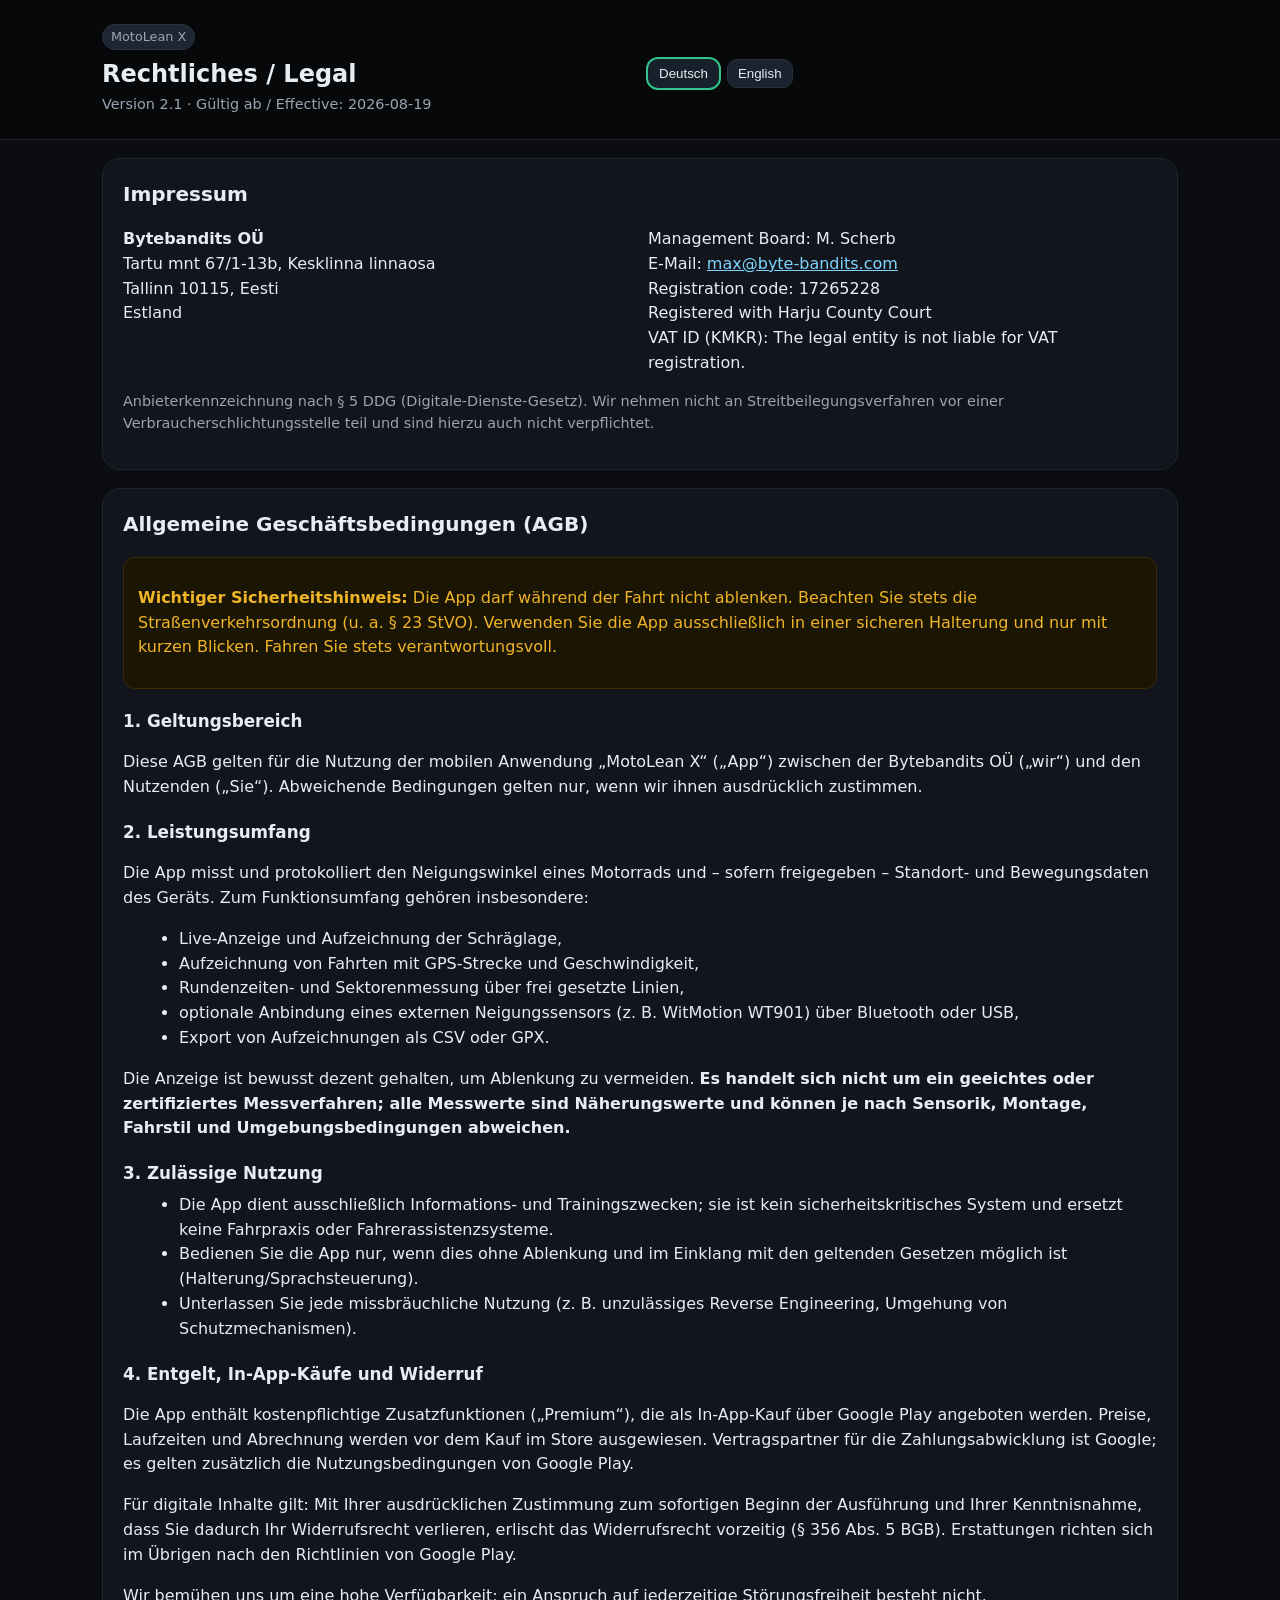
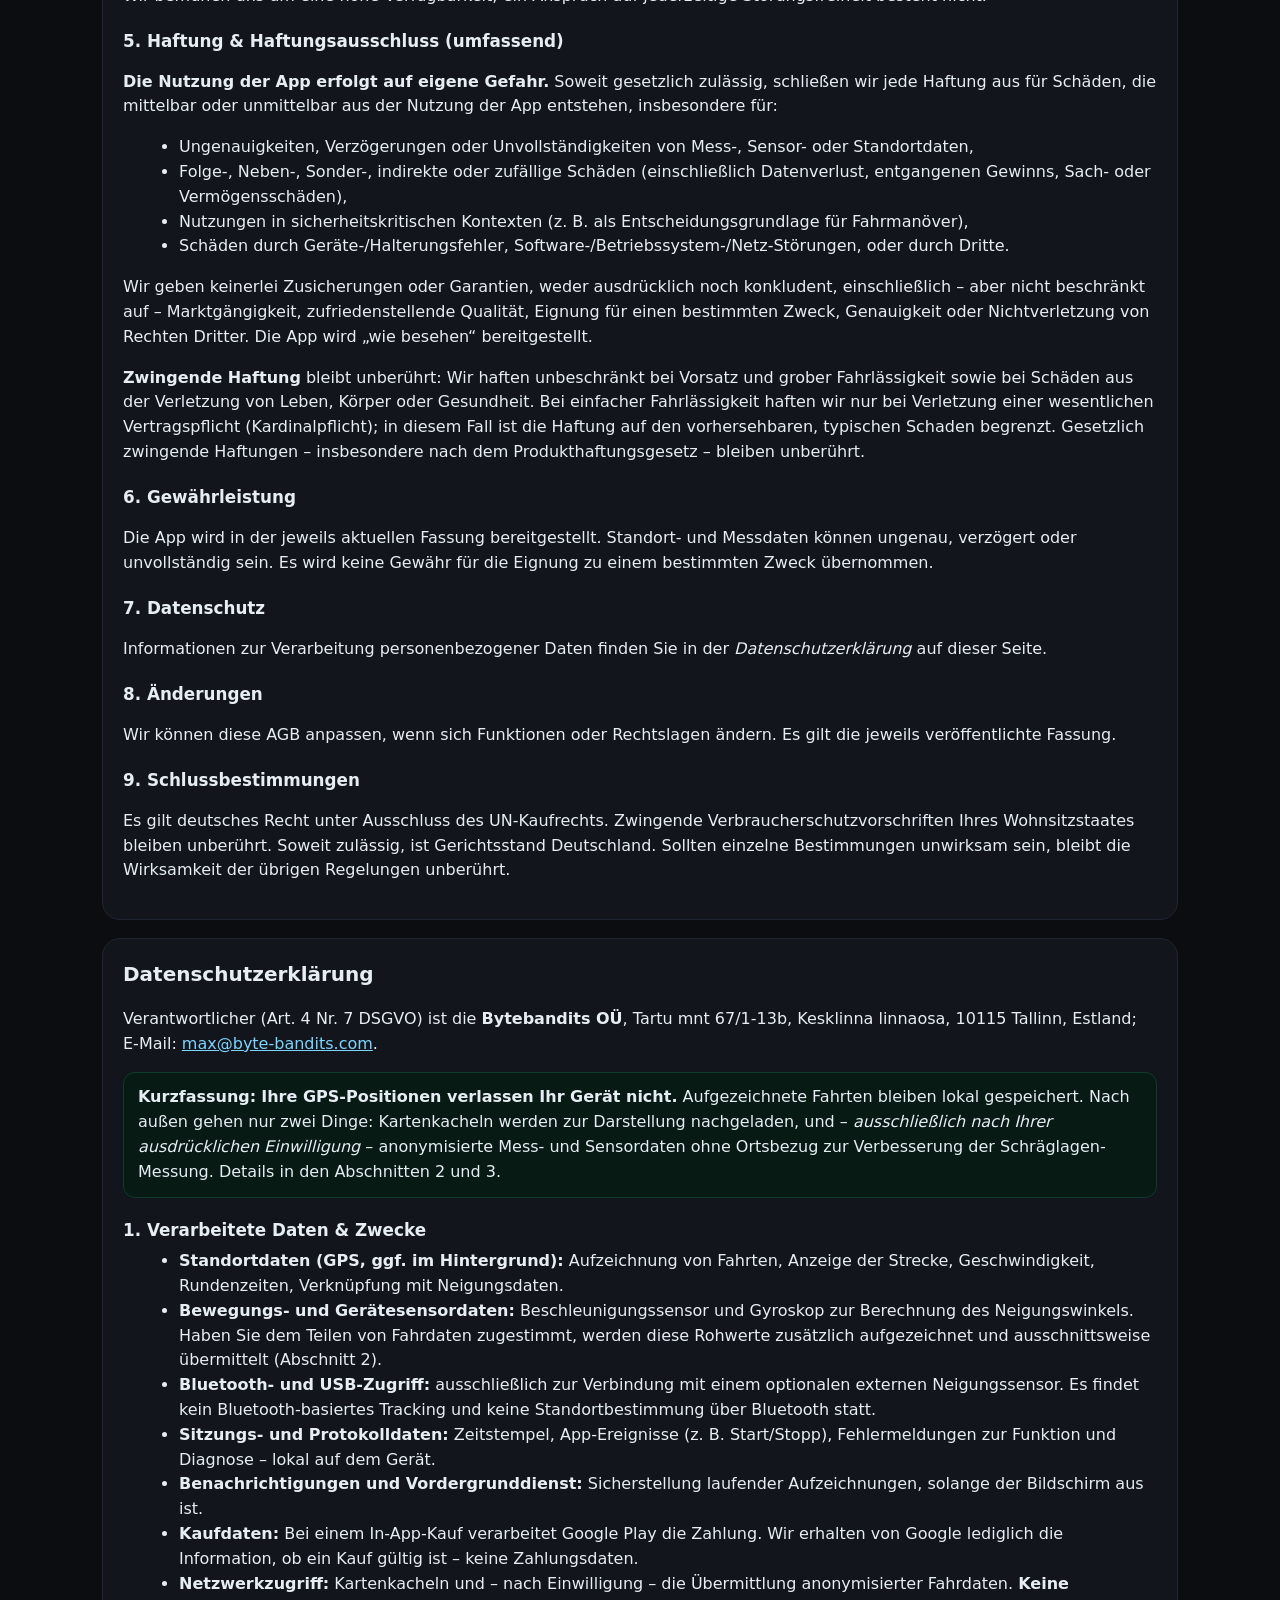
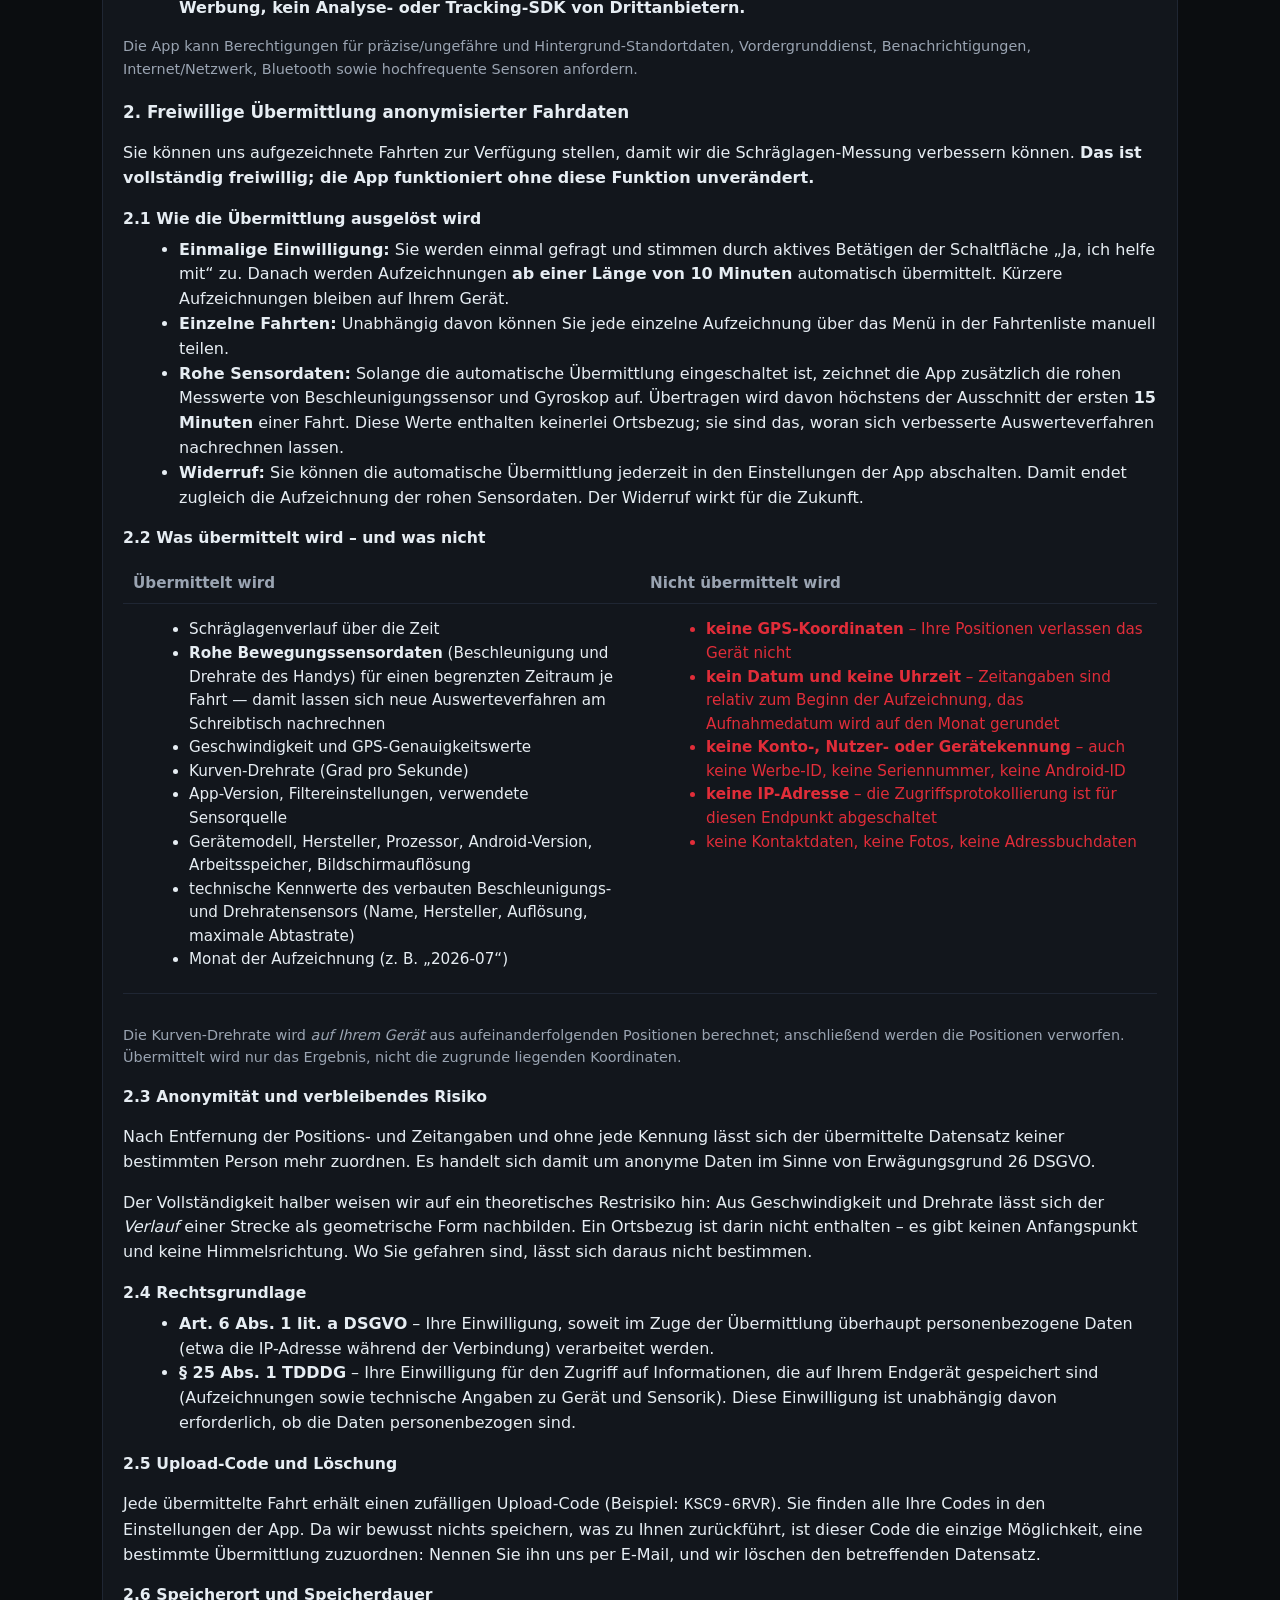
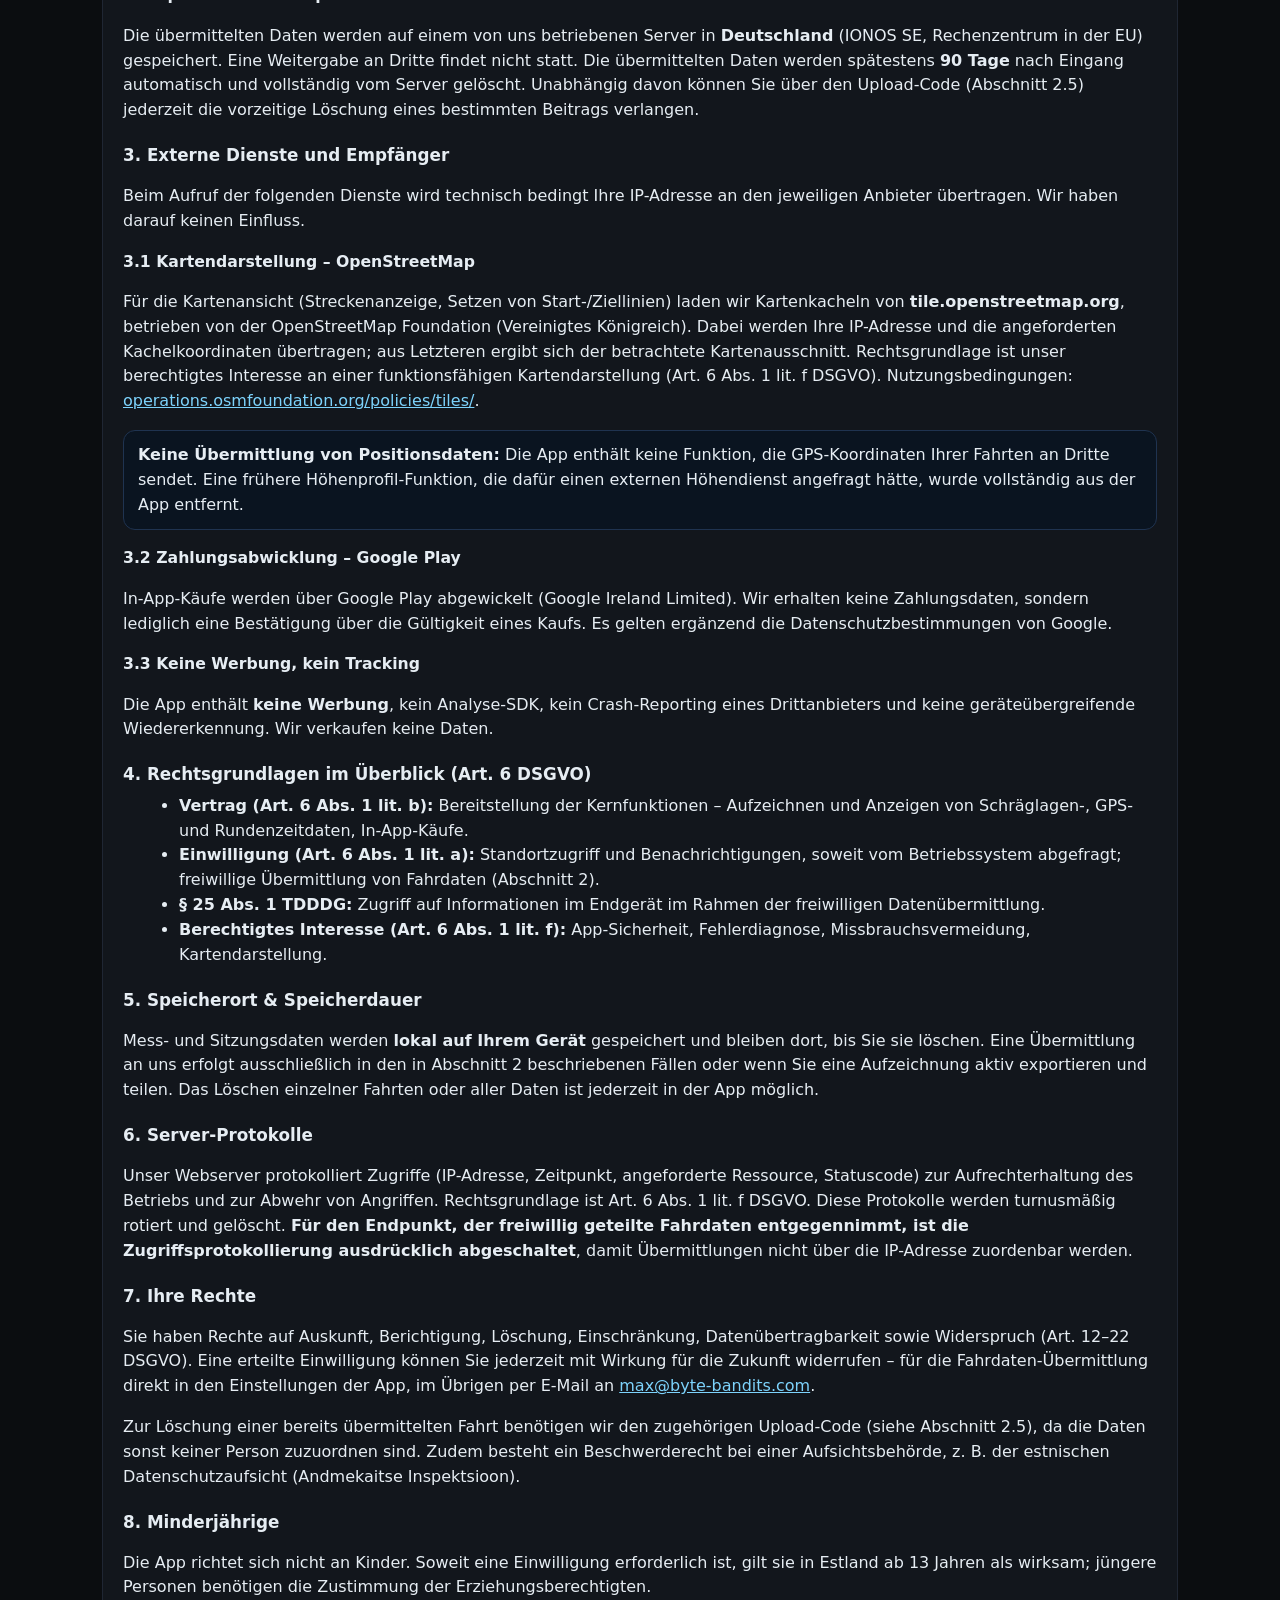
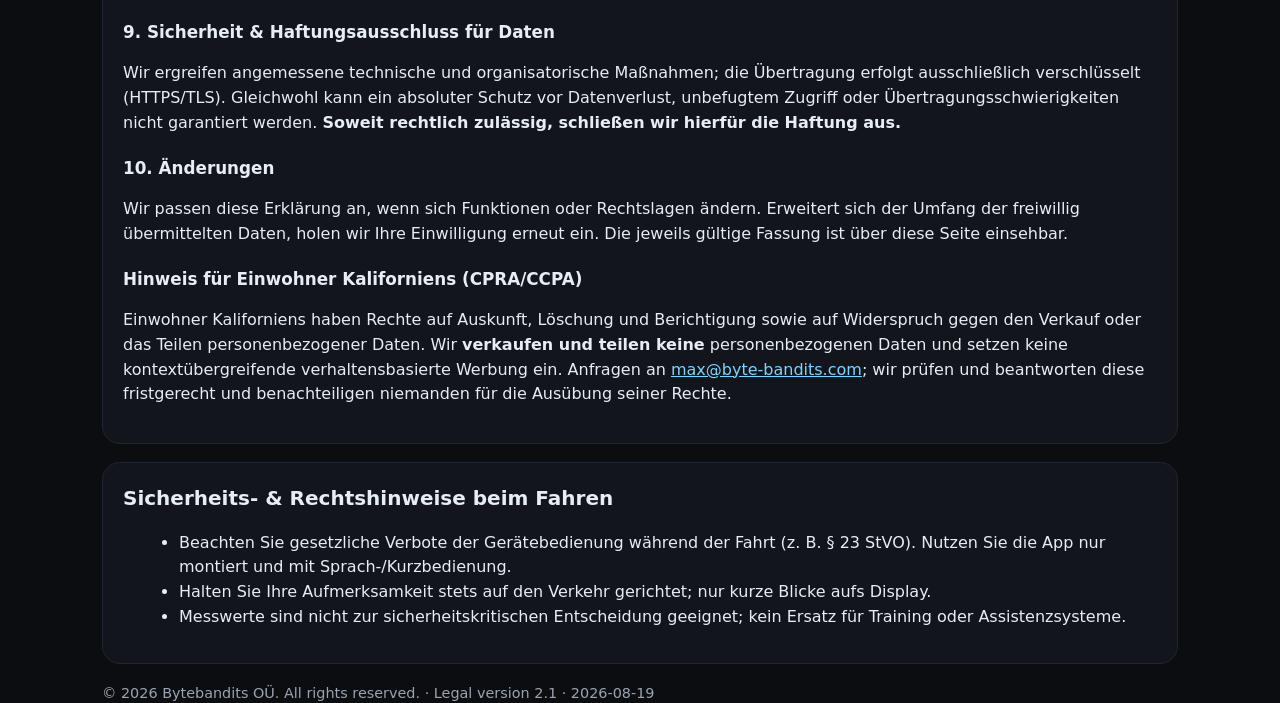
<file: motoleanx-legal.html>
<!doctype html>
<html lang="de">
<head>
  <meta charset="utf-8">
  <meta name="viewport" content="width=device-width, initial-scale=1" />
  <title>MotoLean X – Rechtliches / Legal</title>
  <style>
    :root {
      --bg: #0b0d10; --card:#12161c; --muted:#9aa4b2; --fg:#e6edf3; --accent:#31c48d;
      --danger:#e12d39; --warn:#f0b429;
    }
    * { box-sizing: border-box; }
    body { margin: 0; font: 16px/1.55 system-ui, -apple-system, Segoe UI, Roboto, Ubuntu, Cantarell, Noto Sans, Helvetica, Arial, "Apple Color Emoji","Segoe UI Emoji"; color: var(--fg); background: radial-gradient(1200px 700px at 10% -10%, #1a2130 0, #0b0d10 60%); }
    header { padding: 24px 16px; border-bottom: 1px solid #1f2430; background: rgba(0,0,0,.35); position: sticky; top: 0; backdrop-filter: blur(6px); }
    .wrap { max-width: 1100px; margin: 0 auto; padding: 0 12px; }
    h1 { margin: 6px 0 0 0; font-size: 1.5rem; }
    .meta { color: var(--muted); font-size: .9rem; }
    .lang-switch { display: flex; gap: 8px; margin-top: 8px; }
    .lang-switch button { background: #1b2230; color: var(--fg); border: 1px solid #2a3242; padding: 6px 10px; border-radius: 10px; cursor: pointer; }
    .lang-switch button.active { outline: 2px solid var(--accent); border-color: transparent; background: #17212b; }
    main { padding: 28px 16px 64px; }
    section { background: var(--card); border: 1px solid #1f2633; border-radius: 18px; padding: 20px; margin: 18px 0; }
    h2 { margin-top: 0; font-size: 1.25rem; }
    h3 { margin: 1.2rem 0 .2rem; font-size: 1.05rem; }
    h4 { margin: 1rem 0 .2rem; font-size: .98rem; color: var(--fg); }
    .badge { display: inline-block; font-size: .8rem; padding: 2px 8px; border-radius: 999px; background: #1f2633; color: var(--muted); border: 1px solid #2a3242; }
    .warn { color: var(--warn); }
    .grid { display: grid; gap: 16px; grid-template-columns: repeat(auto-fit,minmax(260px,1fr)); }
    a { color: #7dd3fc; }
    ul { margin: .4rem 0 .8rem 1rem; }
    .small { font-size: .9rem; color: var(--muted); }
    footer { padding: 24px 16px 56px; color: var(--muted); }
    .split { display: none; }
    .split.active { display: block; }
    .box-warn { border: 1px solid #3a2b00; background: #1b1603; padding: 12px 14px; border-radius: 12px; }
    .box-ok { border: 1px solid #0f3b2c; background: #071a14; padding: 12px 14px; border-radius: 12px; }
    .box-info { border: 1px solid #1f3350; background: #0a1420; padding: 12px 14px; border-radius: 12px; }
    table { width: 100%; border-collapse: collapse; margin: .6rem 0 1rem; font-size: .95rem; }
    th, td { text-align: left; padding: 8px 10px; border-bottom: 1px solid #1f2633; vertical-align: top; }
    th { color: var(--muted); font-weight: 600; }
    .yes { color: var(--accent); }
    .no { color: var(--danger); }
    .tbl-scroll { overflow-x: auto; }
  </style>
  <script>
    function setLang(lang) {
      document.querySelectorAll('.split').forEach(e => e.classList.remove('active'));
      document.getElementById('de').classList.toggle('active', lang==='de');
      document.getElementById('en').classList.toggle('active', lang==='en');
      document.querySelectorAll('.lang-switch button').forEach(b => b.classList.remove('active'));
      document.querySelector('.lang-switch button[data-lang="'+lang+'"]').classList.add('active');
      localStorage.setItem('mlx-lang', lang);
      document.documentElement.lang = lang;
    }
    window.addEventListener('DOMContentLoaded', () => setLang(localStorage.getItem('mlx-lang') || 'de'));
  </script>
</head>
<body>
<header>
  <div class="wrap">
    <div class="grid" style="align-items:center">
      <div>
        <div class="badge">MotoLean X</div>
        <h1>Rechtliches / Legal</h1>
        <div class="meta">Version 2.1 · Gültig ab / Effective: 2026-08-19</div>
      </div>
      <div style="text-align:right">
        <div class="lang-switch">
          <button data-lang="de" onclick="setLang('de')">Deutsch</button>
          <button data-lang="en" onclick="setLang('en')">English</button>
        </div>
      </div>
    </div>
  </div>
</header>

<main class="wrap">
  <!-- ==================== GERMAN ==================== -->
  <div id="de" class="split">
    <section>
      <h2>Impressum</h2>
      <div class="grid">
        <div>
          <strong>Bytebandits OÜ</strong><br/>
          Tartu mnt 67/1-13b, Kesklinna linnaosa<br/>
          Tallinn 10115, Eesti<br/>
          Estland
        </div>
        <div>
          <div>Management Board: M. Scherb</div>
          <div>E-Mail: <a href="mailto:max@byte-bandits.com">max@byte-bandits.com</a></div>
          <div>Registration code: 17265228</div>
          <div>Registered with Harju County Court</div>
          <div>VAT ID (KMKR): The legal entity is not liable for VAT registration.</div>
        </div>
      </div>
      <p class="small">Anbieterkennzeichnung nach § 5 DDG (Digitale-Dienste-Gesetz). Wir nehmen nicht an Streitbeilegungsverfahren vor einer Verbraucherschlichtungsstelle teil und sind hierzu auch nicht verpflichtet.</p>
    </section>

    <section>
      <h2>Allgemeine Geschäftsbedingungen (AGB)</h2>
      <div class="box-warn">
        <p class="warn"><strong>Wichtiger Sicherheitshinweis:</strong> Die App darf während der Fahrt nicht ablenken. Beachten Sie stets die Straßenverkehrsordnung (u. a. § 23 StVO). Verwenden Sie die App ausschließlich in einer sicheren Halterung und nur mit kurzen Blicken. Fahren Sie stets verantwortungsvoll.</p>
      </div>

      <h3>1. Geltungsbereich</h3>
      <p>Diese AGB gelten für die Nutzung der mobilen Anwendung „MotoLean X“ („App“) zwischen der Bytebandits OÜ („wir“) und den Nutzenden („Sie“). Abweichende Bedingungen gelten nur, wenn wir ihnen ausdrücklich zustimmen.</p>

      <h3>2. Leistungsumfang</h3>
      <p>Die App misst und protokolliert den Neigungswinkel eines Motorrads und – sofern freigegeben – Standort- und Bewegungsdaten des Geräts. Zum Funktionsumfang gehören insbesondere:</p>
      <ul>
        <li>Live-Anzeige und Aufzeichnung der Schräglage,</li>
        <li>Aufzeichnung von Fahrten mit GPS-Strecke und Geschwindigkeit,</li>
        <li>Rundenzeiten- und Sektorenmessung über frei gesetzte Linien,</li>
        <li>optionale Anbindung eines externen Neigungssensors (z. B. WitMotion WT901) über Bluetooth oder USB,</li>
        <li>Export von Aufzeichnungen als CSV oder GPX.</li>
      </ul>
      <p>Die Anzeige ist bewusst dezent gehalten, um Ablenkung zu vermeiden. <strong>Es handelt sich nicht um ein geeichtes oder zertifiziertes Messverfahren; alle Messwerte sind Näherungswerte und können je nach Sensorik, Montage, Fahrstil und Umgebungsbedingungen abweichen.</strong></p>

      <h3>3. Zulässige Nutzung</h3>
      <ul>
        <li>Die App dient ausschließlich Informations- und Trainingszwecken; sie ist kein sicherheitskritisches System und ersetzt keine Fahrpraxis oder Fahrerassistenzsysteme.</li>
        <li>Bedienen Sie die App nur, wenn dies ohne Ablenkung und im Einklang mit den geltenden Gesetzen möglich ist (Halterung/Sprachsteuerung).</li>
        <li>Unterlassen Sie jede missbräuchliche Nutzung (z. B. unzulässiges Reverse Engineering, Umgehung von Schutzmechanismen).</li>
      </ul>

      <h3>4. Entgelt, In-App-Käufe und Widerruf</h3>
      <p>Die App enthält kostenpflichtige Zusatzfunktionen („Premium“), die als In-App-Kauf über Google Play angeboten werden. Preise, Laufzeiten und Abrechnung werden vor dem Kauf im Store ausgewiesen. Vertragspartner für die Zahlungsabwicklung ist Google; es gelten zusätzlich die Nutzungsbedingungen von Google Play.</p>
      <p>Für digitale Inhalte gilt: Mit Ihrer ausdrücklichen Zustimmung zum sofortigen Beginn der Ausführung und Ihrer Kenntnisnahme, dass Sie dadurch Ihr Widerrufsrecht verlieren, erlischt das Widerrufsrecht vorzeitig (§ 356 Abs. 5 BGB). Erstattungen richten sich im Übrigen nach den Richtlinien von Google Play.</p>
      <p>Wir bemühen uns um eine hohe Verfügbarkeit; ein Anspruch auf jederzeitige Störungsfreiheit besteht nicht.</p>

      <h3>5. Haftung &amp; Haftungsausschluss (umfassend)</h3>
      <p><strong>Die Nutzung der App erfolgt auf eigene Gefahr.</strong> Soweit gesetzlich zulässig, schließen wir jede Haftung aus für Schäden, die mittelbar oder unmittelbar aus der Nutzung der App entstehen, insbesondere für:</p>
      <ul>
        <li>Ungenauigkeiten, Verzögerungen oder Unvollständigkeiten von Mess-, Sensor- oder Standortdaten,</li>
        <li>Folge-, Neben-, Sonder-, indirekte oder zufällige Schäden (einschließlich Datenverlust, entgangenen Gewinns, Sach- oder Vermögensschäden),</li>
        <li>Nutzungen in sicherheitskritischen Kontexten (z. B. als Entscheidungsgrundlage für Fahrmanöver),</li>
        <li>Schäden durch Geräte-/Halterungsfehler, Software-/Betriebssystem-/Netz-Störungen, oder durch Dritte.</li>
      </ul>
      <p>Wir geben keinerlei Zusicherungen oder Garantien, weder ausdrücklich noch konkludent, einschließlich – aber nicht beschränkt auf – Marktgängigkeit, zufriedenstellende Qualität, Eignung für einen bestimmten Zweck, Genauigkeit oder Nichtverletzung von Rechten Dritter. Die App wird „wie besehen“ bereitgestellt.</p>
      <p><strong>Zwingende Haftung</strong> bleibt unberührt: Wir haften unbeschränkt bei Vorsatz und grober Fahrlässigkeit sowie bei Schäden aus der Verletzung von Leben, Körper oder Gesundheit. Bei einfacher Fahrlässigkeit haften wir nur bei Verletzung einer wesentlichen Vertragspflicht (Kardinalpflicht); in diesem Fall ist die Haftung auf den vorhersehbaren, typischen Schaden begrenzt. Gesetzlich zwingende Haftungen – insbesondere nach dem Produkthaftungsgesetz – bleiben unberührt.</p>

      <h3>6. Gewährleistung</h3>
      <p>Die App wird in der jeweils aktuellen Fassung bereitgestellt. Standort- und Messdaten können ungenau, verzögert oder unvollständig sein. Es wird keine Gewähr für die Eignung zu einem bestimmten Zweck übernommen.</p>

      <h3>7. Datenschutz</h3>
      <p>Informationen zur Verarbeitung personenbezogener Daten finden Sie in der <em>Datenschutzerklärung</em> auf dieser Seite.</p>

      <h3>8. Änderungen</h3>
      <p>Wir können diese AGB anpassen, wenn sich Funktionen oder Rechtslagen ändern. Es gilt die jeweils veröffentlichte Fassung.</p>

      <h3>9. Schlussbestimmungen</h3>
      <p>Es gilt deutsches Recht unter Ausschluss des UN-Kaufrechts. Zwingende Verbraucherschutzvorschriften Ihres Wohnsitzstaates bleiben unberührt. Soweit zulässig, ist Gerichtsstand Deutschland. Sollten einzelne Bestimmungen unwirksam sein, bleibt die Wirksamkeit der übrigen Regelungen unberührt.</p>
    </section>

    <section>
      <h2>Datenschutzerklärung</h2>
      <p>Verantwortlicher (Art. 4 Nr. 7 DSGVO) ist die <strong>Bytebandits OÜ</strong>, Tartu mnt 67/1-13b, Kesklinna linnaosa, 10115 Tallinn, Estland; E-Mail: <a href="mailto:max@byte-bandits.com">max@byte-bandits.com</a>.</p>

      <div class="box-ok">
        <p style="margin:0"><strong>Kurzfassung:</strong> <strong>Ihre GPS-Positionen verlassen Ihr Gerät nicht.</strong> Aufgezeichnete Fahrten bleiben lokal gespeichert. Nach außen gehen nur zwei Dinge: Kartenkacheln werden zur Darstellung nachgeladen, und – <em>ausschließlich nach Ihrer ausdrücklichen Einwilligung</em> – anonymisierte Mess- und Sensordaten ohne Ortsbezug zur Verbesserung der Schräglagen-Messung. Details in den Abschnitten 2 und 3.</p>
      </div>

      <h3>1. Verarbeitete Daten &amp; Zwecke</h3>
      <ul>
        <li><strong>Standortdaten (GPS, ggf. im Hintergrund):</strong> Aufzeichnung von Fahrten, Anzeige der Strecke, Geschwindigkeit, Rundenzeiten, Verknüpfung mit Neigungsdaten.</li>
        <li><strong>Bewegungs- und Gerätesensordaten:</strong> Beschleunigungssensor und Gyroskop zur Berechnung des Neigungswinkels. Haben Sie dem Teilen von Fahrdaten zugestimmt, werden diese Rohwerte zusätzlich aufgezeichnet und ausschnittsweise übermittelt (Abschnitt 2).</li>
        <li><strong>Bluetooth- und USB-Zugriff:</strong> ausschließlich zur Verbindung mit einem optionalen externen Neigungssensor. Es findet kein Bluetooth-basiertes Tracking und keine Standortbestimmung über Bluetooth statt.</li>
        <li><strong>Sitzungs- und Protokolldaten:</strong> Zeitstempel, App-Ereignisse (z. B. Start/Stopp), Fehlermeldungen zur Funktion und Diagnose – lokal auf dem Gerät.</li>
        <li><strong>Benachrichtigungen und Vordergrunddienst:</strong> Sicherstellung laufender Aufzeichnungen, solange der Bildschirm aus ist.</li>
        <li><strong>Kaufdaten:</strong> Bei einem In-App-Kauf verarbeitet Google Play die Zahlung. Wir erhalten von Google lediglich die Information, ob ein Kauf gültig ist – keine Zahlungsdaten.</li>
        <li><strong>Netzwerkzugriff:</strong> Kartenkacheln und – nach Einwilligung – die Übermittlung anonymisierter Fahrdaten. <strong>Keine Werbung, kein Analyse- oder Tracking-SDK von Drittanbietern.</strong></li>
      </ul>
      <p class="small">Die App kann Berechtigungen für präzise/ungefähre und Hintergrund-Standortdaten, Vordergrunddienst, Benachrichtigungen, Internet/Netzwerk, Bluetooth sowie hochfrequente Sensoren anfordern.</p>

      <h3>2. Freiwillige Übermittlung anonymisierter Fahrdaten</h3>
      <p>Sie können uns aufgezeichnete Fahrten zur Verfügung stellen, damit wir die Schräglagen-Messung verbessern können. <strong>Das ist vollständig freiwillig; die App funktioniert ohne diese Funktion unverändert.</strong></p>

      <h4>2.1 Wie die Übermittlung ausgelöst wird</h4>
      <ul>
        <li><strong>Einmalige Einwilligung:</strong> Sie werden einmal gefragt und stimmen durch aktives Betätigen der Schaltfläche „Ja, ich helfe mit“ zu. Danach werden Aufzeichnungen <strong>ab einer Länge von 10 Minuten</strong> automatisch übermittelt. Kürzere Aufzeichnungen bleiben auf Ihrem Gerät.</li>
        <li><strong>Einzelne Fahrten:</strong> Unabhängig davon können Sie jede einzelne Aufzeichnung über das Menü in der Fahrtenliste manuell teilen.</li>
        <li><strong>Rohe Sensordaten:</strong> Solange die automatische Übermittlung eingeschaltet ist, zeichnet die App zusätzlich die rohen Messwerte von Beschleunigungssensor und Gyroskop auf. Übertragen wird davon höchstens der Ausschnitt der ersten <strong>15 Minuten</strong> einer Fahrt. Diese Werte enthalten keinerlei Ortsbezug; sie sind das, woran sich verbesserte Auswerteverfahren nachrechnen lassen.</li>
        <li><strong>Widerruf:</strong> Sie können die automatische Übermittlung jederzeit in den Einstellungen der App abschalten. Damit endet zugleich die Aufzeichnung der rohen Sensordaten. Der Widerruf wirkt für die Zukunft.</li>
      </ul>

      <h4>2.2 Was übermittelt wird – und was nicht</h4>
      <div class="tbl-scroll">
      <table>
        <tr><th style="width:50%">Übermittelt wird</th><th>Nicht übermittelt wird</th></tr>
        <tr>
          <td>
            <ul>
              <li>Schräglagenverlauf über die Zeit</li>
              <li><strong>Rohe Bewegungssensordaten</strong> (Beschleunigung und Drehrate des Handys) für einen begrenzten Zeitraum je Fahrt — damit lassen sich neue Auswerteverfahren am Schreibtisch nachrechnen</li>
              <li>Geschwindigkeit und GPS-Genauigkeitswerte</li>
              <li>Kurven-Drehrate (Grad pro Sekunde)</li>
              <li>App-Version, Filtereinstellungen, verwendete Sensorquelle</li>
              <li>Gerätemodell, Hersteller, Prozessor, Android-Version, Arbeitsspeicher, Bildschirmauflösung</li>
              <li>technische Kennwerte des verbauten Beschleunigungs- und Drehratensensors (Name, Hersteller, Auflösung, maximale Abtastrate)</li>
              <li>Monat der Aufzeichnung (z. B. „2026-07“)</li>
            </ul>
          </td>
          <td>
            <ul>
              <li class="no"><strong>keine GPS-Koordinaten</strong> – Ihre Positionen verlassen das Gerät nicht</li>
              <li class="no"><strong>kein Datum und keine Uhrzeit</strong> – Zeitangaben sind relativ zum Beginn der Aufzeichnung, das Aufnahmedatum wird auf den Monat gerundet</li>
              <li class="no"><strong>keine Konto-, Nutzer- oder Gerätekennung</strong> – auch keine Werbe-ID, keine Seriennummer, keine Android-ID</li>
              <li class="no"><strong>keine IP-Adresse</strong> – die Zugriffsprotokollierung ist für diesen Endpunkt abgeschaltet</li>
              <li class="no">keine Kontaktdaten, keine Fotos, keine Adressbuchdaten</li>
            </ul>
          </td>
        </tr>
      </table>
      </div>
      <p class="small">Die Kurven-Drehrate wird <em>auf Ihrem Gerät</em> aus aufeinanderfolgenden Positionen berechnet; anschließend werden die Positionen verworfen. Übermittelt wird nur das Ergebnis, nicht die zugrunde liegenden Koordinaten.</p>

      <h4>2.3 Anonymität und verbleibendes Risiko</h4>
      <p>Nach Entfernung der Positions- und Zeitangaben und ohne jede Kennung lässt sich der übermittelte Datensatz keiner bestimmten Person mehr zuordnen. Es handelt sich damit um anonyme Daten im Sinne von Erwägungsgrund 26 DSGVO.</p>
      <p>Der Vollständigkeit halber weisen wir auf ein theoretisches Restrisiko hin: Aus Geschwindigkeit und Drehrate lässt sich der <em>Verlauf</em> einer Strecke als geometrische Form nachbilden. Ein Ortsbezug ist darin nicht enthalten – es gibt keinen Anfangspunkt und keine Himmelsrichtung. Wo Sie gefahren sind, lässt sich daraus nicht bestimmen.</p>

      <h4>2.4 Rechtsgrundlage</h4>
      <ul>
        <li><strong>Art. 6 Abs. 1 lit. a DSGVO</strong> – Ihre Einwilligung, soweit im Zuge der Übermittlung überhaupt personenbezogene Daten (etwa die IP-Adresse während der Verbindung) verarbeitet werden.</li>
        <li><strong>§ 25 Abs. 1 TDDDG</strong> – Ihre Einwilligung für den Zugriff auf Informationen, die auf Ihrem Endgerät gespeichert sind (Aufzeichnungen sowie technische Angaben zu Gerät und Sensorik). Diese Einwilligung ist unabhängig davon erforderlich, ob die Daten personenbezogen sind.</li>
      </ul>

      <h4>2.5 Upload-Code und Löschung</h4>
      <p>Jede übermittelte Fahrt erhält einen zufälligen Upload-Code (Beispiel: <code>KSC9-6RVR</code>). Sie finden alle Ihre Codes in den Einstellungen der App. Da wir bewusst nichts speichern, was zu Ihnen zurückführt, ist dieser Code die einzige Möglichkeit, eine bestimmte Übermittlung zuzuordnen: Nennen Sie ihn uns per E-Mail, und wir löschen den betreffenden Datensatz.</p>

      <h4>2.6 Speicherort und Speicherdauer</h4>
      <p>Die übermittelten Daten werden auf einem von uns betriebenen Server in <strong>Deutschland</strong> (IONOS SE, Rechenzentrum in der EU) gespeichert. Eine Weitergabe an Dritte findet nicht statt. Die übermittelten Daten werden spätestens <strong>90 Tage</strong> nach Eingang automatisch und vollständig vom Server gelöscht. Unabhängig davon können Sie über den Upload-Code (Abschnitt 2.5) jederzeit die vorzeitige Löschung eines bestimmten Beitrags verlangen.</p>

      <h3>3. Externe Dienste und Empfänger</h3>
      <p>Beim Aufruf der folgenden Dienste wird technisch bedingt Ihre IP-Adresse an den jeweiligen Anbieter übertragen. Wir haben darauf keinen Einfluss.</p>

      <h4>3.1 Kartendarstellung – OpenStreetMap</h4>
      <p>Für die Kartenansicht (Streckenanzeige, Setzen von Start-/Ziellinien) laden wir Kartenkacheln von <strong>tile.openstreetmap.org</strong>, betrieben von der OpenStreetMap Foundation (Vereinigtes Königreich). Dabei werden Ihre IP-Adresse und die angeforderten Kachelkoordinaten übertragen; aus Letzteren ergibt sich der betrachtete Kartenausschnitt. Rechtsgrundlage ist unser berechtigtes Interesse an einer funktionsfähigen Kartendarstellung (Art. 6 Abs. 1 lit. f DSGVO). Nutzungsbedingungen: <a href="https://operations.osmfoundation.org/policies/tiles/" target="_blank" rel="noopener">operations.osmfoundation.org/policies/tiles/</a>.</p>

      <div class="box-info">
        <p style="margin:0"><strong>Keine Übermittlung von Positionsdaten:</strong> Die App enthält keine Funktion, die GPS-Koordinaten Ihrer Fahrten an Dritte sendet. Eine frühere Höhenprofil-Funktion, die dafür einen externen Höhendienst angefragt hätte, wurde vollständig aus der App entfernt.</p>
      </div>

      <h4>3.2 Zahlungsabwicklung – Google Play</h4>
      <p>In-App-Käufe werden über Google Play abgewickelt (Google Ireland Limited). Wir erhalten keine Zahlungsdaten, sondern lediglich eine Bestätigung über die Gültigkeit eines Kaufs. Es gelten ergänzend die Datenschutzbestimmungen von Google.</p>

      <h4>3.3 Keine Werbung, kein Tracking</h4>
      <p>Die App enthält <strong>keine Werbung</strong>, kein Analyse-SDK, kein Crash-Reporting eines Drittanbieters und keine geräteübergreifende Wiedererkennung. Wir verkaufen keine Daten.</p>

      <h3>4. Rechtsgrundlagen im Überblick (Art. 6 DSGVO)</h3>
      <ul>
        <li><strong>Vertrag (Art. 6 Abs. 1 lit. b):</strong> Bereitstellung der Kernfunktionen – Aufzeichnen und Anzeigen von Schräglagen-, GPS- und Rundenzeitdaten, In-App-Käufe.</li>
        <li><strong>Einwilligung (Art. 6 Abs. 1 lit. a):</strong> Standortzugriff und Benachrichtigungen, soweit vom Betriebssystem abgefragt; freiwillige Übermittlung von Fahrdaten (Abschnitt 2).</li>
        <li><strong>§ 25 Abs. 1 TDDDG:</strong> Zugriff auf Informationen im Endgerät im Rahmen der freiwilligen Datenübermittlung.</li>
        <li><strong>Berechtigtes Interesse (Art. 6 Abs. 1 lit. f):</strong> App-Sicherheit, Fehlerdiagnose, Missbrauchsvermeidung, Kartendarstellung.</li>
      </ul>

      <h3>5. Speicherort &amp; Speicherdauer</h3>
      <p>Mess- und Sitzungsdaten werden <strong>lokal auf Ihrem Gerät</strong> gespeichert und bleiben dort, bis Sie sie löschen. Eine Übermittlung an uns erfolgt ausschließlich in den in Abschnitt 2 beschriebenen Fällen oder wenn Sie eine Aufzeichnung aktiv exportieren und teilen. Das Löschen einzelner Fahrten oder aller Daten ist jederzeit in der App möglich.</p>

      <h3>6. Server-Protokolle</h3>
      <p>Unser Webserver protokolliert Zugriffe (IP-Adresse, Zeitpunkt, angeforderte Ressource, Statuscode) zur Aufrechterhaltung des Betriebs und zur Abwehr von Angriffen. Rechtsgrundlage ist Art. 6 Abs. 1 lit. f DSGVO. Diese Protokolle werden turnusmäßig rotiert und gelöscht. <strong>Für den Endpunkt, der freiwillig geteilte Fahrdaten entgegennimmt, ist die Zugriffsprotokollierung ausdrücklich abgeschaltet</strong>, damit Übermittlungen nicht über die IP-Adresse zuordenbar werden.</p>

      <h3>7. Ihre Rechte</h3>
      <p>Sie haben Rechte auf Auskunft, Berichtigung, Löschung, Einschränkung, Datenübertragbarkeit sowie Widerspruch (Art. 12–22 DSGVO). Eine erteilte Einwilligung können Sie jederzeit mit Wirkung für die Zukunft widerrufen – für die Fahrdaten-Übermittlung direkt in den Einstellungen der App, im Übrigen per E-Mail an <a href="mailto:max@byte-bandits.com">max@byte-bandits.com</a>.</p>
      <p>Zur Löschung einer bereits übermittelten Fahrt benötigen wir den zugehörigen Upload-Code (siehe Abschnitt 2.5), da die Daten sonst keiner Person zuzuordnen sind. Zudem besteht ein Beschwerderecht bei einer Aufsichtsbehörde, z. B. der estnischen Datenschutzaufsicht (Andmekaitse Inspektsioon).</p>

      <h3>8. Minderjährige</h3>
      <p>Die App richtet sich nicht an Kinder. Soweit eine Einwilligung erforderlich ist, gilt sie in Estland ab 13 Jahren als wirksam; jüngere Personen benötigen die Zustimmung der Erziehungsberechtigten.</p>

      <h3>9. Sicherheit &amp; Haftungsausschluss für Daten</h3>
      <p>Wir ergreifen angemessene technische und organisatorische Maßnahmen; die Übertragung erfolgt ausschließlich verschlüsselt (HTTPS/TLS). Gleichwohl kann ein absoluter Schutz vor Datenverlust, unbefugtem Zugriff oder Übertragungsschwierigkeiten nicht garantiert werden. <strong>Soweit rechtlich zulässig, schließen wir hierfür die Haftung aus.</strong></p>

      <h3>10. Änderungen</h3>
      <p>Wir passen diese Erklärung an, wenn sich Funktionen oder Rechtslagen ändern. Erweitert sich der Umfang der freiwillig übermittelten Daten, holen wir Ihre Einwilligung erneut ein. Die jeweils gültige Fassung ist über diese Seite einsehbar.</p>

      <h3>Hinweis für Einwohner Kaliforniens (CPRA/CCPA)</h3>
      <p>Einwohner Kaliforniens haben Rechte auf Auskunft, Löschung und Berichtigung sowie auf Widerspruch gegen den Verkauf oder das Teilen personenbezogener Daten. Wir <strong>verkaufen und teilen keine</strong> personenbezogenen Daten und setzen keine kontextübergreifende verhaltensbasierte Werbung ein. Anfragen an <a href="mailto:max@byte-bandits.com">max@byte-bandits.com</a>; wir prüfen und beantworten diese fristgerecht und benachteiligen niemanden für die Ausübung seiner Rechte.</p>
    </section>

    <section>
      <h2>Sicherheits- &amp; Rechtshinweise beim Fahren</h2>
      <ul>
        <li>Beachten Sie gesetzliche Verbote der Gerätebedienung während der Fahrt (z. B. § 23 StVO). Nutzen Sie die App nur montiert und mit Sprach-/Kurzbedienung.</li>
        <li>Halten Sie Ihre Aufmerksamkeit stets auf den Verkehr gerichtet; nur kurze Blicke aufs Display.</li>
        <li>Messwerte sind nicht zur sicherheitskritischen Entscheidung geeignet; kein Ersatz für Training oder Assistenzsysteme.</li>
      </ul>
    </section>
  </div>

  <!-- ==================== ENGLISH ==================== -->
  <div id="en" class="split">
    <section>
      <h2>Legal Notice (Impressum)</h2>
      <div class="grid">
        <div>
          <strong>Bytebandits OÜ</strong><br/>
          Tartu mnt 67/1-13b, Kesklinna linnaosa<br/>
          10115 Tallinn, Estonia
        </div>
        <div>
          <div>Management Board: M. Scherb</div>
          <div>Email: <a href="mailto:max@byte-bandits.com">max@byte-bandits.com</a></div>
          <div>Registration code: 17265228</div>
          <div>Registered with Harju County Court</div>
          <div>VAT ID (KMKR): The legal entity is not liable for VAT registration.</div>
        </div>
      </div>
      <p class="small">Provider identification pursuant to Section 5 of the German Digital Services Act (DDG). We are not willing or obliged to participate in consumer dispute resolution.</p>
    </section>

    <section>
      <h2>Terms of Service</h2>
      <div class="box-warn">
        <p class="warn"><strong>Safety first:</strong> Never allow the App to distract you while riding. Comply with traffic laws at all times. Use a secure mount and limit glances to the shortest possible.</p>
      </div>

      <h3>1. Scope</h3>
      <p>These Terms govern the use of the “MotoLean X” mobile application (“App”) between Bytebandits OÜ (“we”) and the user (“you”). Deviating terms apply only if expressly agreed.</p>

      <h3>2. Service</h3>
      <p>The App measures and logs motorcycle lean angle and—if permitted—device location and motion data. The feature set includes in particular:</p>
      <ul>
        <li>live display and recording of lean angle,</li>
        <li>ride recording with GPS track and speed,</li>
        <li>lap and sector timing using user-defined lines,</li>
        <li>optional connection of an external lean sensor (e.g. WitMotion WT901) via Bluetooth or USB,</li>
        <li>export of recordings as CSV or GPX.</li>
      </ul>
      <p>Visuals are deliberately minimal to reduce distraction. <strong>The App is not a certified or calibrated measuring device; all readings are approximate and may vary with hardware, mounting, riding and environment.</strong></p>

      <h3>3. Permitted Use</h3>
      <ul>
        <li>The App is for information and training only; it is not a safety-critical system and does not replace rider training or safety systems.</li>
        <li>Operate the App only lawfully and without distraction (hands-free / mounted use).</li>
        <li>Do not misuse the App (e.g., unlawful reverse engineering or circumventing security features).</li>
      </ul>

      <h3>4. Fees, In-App Purchases and Withdrawal</h3>
      <p>The App offers paid additional features (“Premium”) sold as in-app purchases through Google Play. Prices, terms and billing are shown in the store before purchase. Google is your contractual partner for payment processing; the Google Play terms apply in addition.</p>
      <p>For digital content: if you expressly consent to immediate performance and acknowledge that you thereby lose your right of withdrawal, that right expires early (Section 356(5) German Civil Code). Refunds are otherwise governed by Google Play policies.</p>
      <p>We strive for high availability but do not warrant uninterrupted, error-free operation.</p>

      <h3>5. Liability &amp; Disclaimer (comprehensive)</h3>
      <p><strong>You use the App entirely at your own risk.</strong> To the fullest extent permitted by law, we disclaim all liability for any loss or damage arising out of or in connection with the App, including in particular:</p>
      <ul>
        <li>inaccurate, delayed or incomplete measurements, sensor or location data,</li>
        <li>indirect, incidental, consequential, special or exemplary damages (including data loss, loss of profit, property or financial damage),</li>
        <li>use in safety-critical contexts (e.g., as a basis for riding maneuvers),</li>
        <li>harm caused by mounting/device failures, OS/network/service outages, or third parties.</li>
      </ul>
      <p>The App is provided “as is” and “as available,” without warranties of any kind, whether express or implied, including merchantability, satisfactory quality, fitness for a particular purpose, accuracy, or non-infringement.</p>
      <p><strong>Mandatory liability</strong> remains unaffected: we are liable without limitation for intent and gross negligence and for injury to life, body or health. For simple negligence, we are liable only for breach of essential contractual duties (cardinal duties), limited to the foreseeable, typical damage. Mandatory statutory liability (including product liability) remains unaffected.</p>

      <h3>6. Warranty</h3>
      <p>The App is provided in its current form. Location and sensor readings may be inaccurate, delayed or incomplete. No guarantee of fitness for any particular purpose.</p>

      <h3>7. Privacy</h3>
      <p>See the <em>Privacy Policy</em> below.</p>

      <h3>8. Changes</h3>
      <p>We may amend these Terms when features or laws change. The published version applies.</p>

      <h3>9. Governing Law / Miscellaneous</h3>
      <p>German law applies, excluding the UN Sales Convention. Mandatory consumer protection laws of your country of residence remain unaffected. Venue, where permitted, is Germany. If any provision is invalid, the remainder remains in effect.</p>
    </section>

    <section>
      <h2>Privacy Policy</h2>
      <p>The controller is <strong>Bytebandits OÜ</strong>, Tartu mnt 67/1-13b, Kesklinna linnaosa, 10115 Tallinn, Estonia; Email: <a href="mailto:max@byte-bandits.com">max@byte-bandits.com</a>.</p>

      <div class="box-ok">
        <p style="margin:0"><strong>In short:</strong> <strong>Your GPS positions never leave your device.</strong> Recorded rides are stored locally. Only two things go out: map tiles are fetched for display, and—<em>solely with your explicit consent</em>—anonymised measurement and sensor data without any location reference, to improve lean angle accuracy. Details in sections 2 and 3.</p>
      </div>

      <h3>1. Data We Process &amp; Purposes</h3>
      <ul>
        <li><strong>Location data (GPS, possibly in background):</strong> to record rides, show tracks, speed, lap times and correlate with lean data.</li>
        <li><strong>Motion and device sensor data:</strong> accelerometer and gyroscope to compute lean angle. If you have consented to sharing ride data, these raw values are additionally recorded and transmitted in part (section 2).</li>
        <li><strong>Bluetooth and USB access:</strong> solely to connect an optional external lean sensor. No Bluetooth-based tracking and no positioning via Bluetooth takes place.</li>
        <li><strong>Session/log data:</strong> timestamps, app events (e.g. start/stop), error logs for functionality and troubleshooting—stored locally on the device.</li>
        <li><strong>Notifications/foreground service:</strong> to keep recordings running while the screen is off.</li>
        <li><strong>Purchase data:</strong> in-app purchases are processed by Google Play. We only receive confirmation whether a purchase is valid—no payment details.</li>
        <li><strong>Network access:</strong> map tiles and—after consent—transmission of anonymised ride data. <strong>No advertising, no third-party analytics or tracking SDK.</strong></li>
      </ul>
      <p class="small">The App may request permissions for precise/approximate and background location, foreground service, notifications, Internet/network, Bluetooth and high-frequency sensors.</p>

      <h3>2. Voluntary Transmission of Anonymised Ride Data</h3>
      <p>You may make recorded rides available to us so we can improve lean angle measurement. <strong>This is entirely voluntary; the App works exactly the same without it.</strong></p>

      <h4>2.1 How transmission is triggered</h4>
      <ul>
        <li><strong>One-time consent:</strong> you are asked once and consent by actively tapping “Yes, I will help”. After that, recordings <strong>of 10 minutes or longer</strong> are transmitted automatically. Shorter recordings stay on your device.</li>
        <li><strong>Individual rides:</strong> independently of this, you can share any single recording manually from the menu in the ride list.</li>
        <li><strong>Raw sensor readings:</strong> while automatic transmission is switched on, the App additionally records the raw values from the accelerometer and gyroscope. At most the first <strong>15 minutes</strong> of a ride are transmitted from these. The values contain no location reference whatsoever; they are what allows improved algorithms to be verified against real rides.</li>
        <li><strong>Withdrawal:</strong> you can switch automatic transmission off at any time in the App settings. This also ends the recording of raw sensor readings. Withdrawal takes effect for the future.</li>
      </ul>

      <h4>2.2 What is transmitted—and what is not</h4>
      <div class="tbl-scroll">
      <table>
        <tr><th style="width:50%">Transmitted</th><th>Never transmitted</th></tr>
        <tr>
          <td>
            <ul>
              <li>lean angle over time</li>
              <li><strong>raw motion sensor readings</strong> (phone acceleration and rotation rate) for a limited period per ride — these let us replay rides through new algorithms offline</li>
              <li>speed and GPS accuracy values</li>
              <li>cornering rate (degrees per second)</li>
              <li>app version, filter settings, sensor source in use</li>
              <li>device model, manufacturer, chipset, Android version, memory, screen resolution</li>
              <li>technical specifications of the built-in accelerometer and gyroscope (name, vendor, resolution, maximum sampling rate)</li>
              <li>month of recording (e.g. “2026-07”)</li>
            </ul>
          </td>
          <td>
            <ul>
              <li class="no"><strong>no GPS coordinates</strong>—your positions do not leave the device</li>
              <li class="no"><strong>no date or time of day</strong>—timestamps are relative to the start of the recording, the recording date is rounded to the month</li>
              <li class="no"><strong>no account, user or device identifier</strong>—no advertising ID, no serial number, no Android ID</li>
              <li class="no"><strong>no IP address</strong>—access logging is disabled for this endpoint</li>
              <li class="no">no contact details, no photos, no address book data</li>
            </ul>
          </td>
        </tr>
      </table>
      </div>
      <p class="small">The cornering rate is calculated <em>on your device</em> from consecutive positions; the positions are then discarded. Only the result is transmitted, never the underlying coordinates.</p>

      <h4>2.3 Anonymity and residual risk</h4>
      <p>With location and time removed and without any identifier, the transmitted dataset can no longer be attributed to a specific person. It therefore constitutes anonymous data within the meaning of Recital 26 GDPR.</p>
      <p>For completeness we note a theoretical residual risk: speed and cornering rate allow the <em>shape</em> of a route to be reconstructed geometrically. That shape contains no location reference—there is no starting point and no compass direction. Where you rode cannot be determined from it.</p>

      <h4>2.4 Legal basis</h4>
      <ul>
        <li><strong>Art. 6(1)(a) GDPR</strong>—your consent, insofar as any personal data (such as the IP address during the connection) is processed in the course of transmission.</li>
        <li><strong>Section 25(1) TDDDG</strong> (German implementation of the ePrivacy Directive)—your consent for accessing information stored on your terminal device (recordings and technical device/sensor details). This consent is required regardless of whether the data is personal.</li>
      </ul>

      <h4>2.5 Upload code and deletion</h4>
      <p>Every transmitted ride receives a random upload code (example: <code>KSC9-6RVR</code>). You will find all your codes in the App settings. Because we deliberately store nothing that points back to you, this code is the only way to identify a specific transmission: send it to us by email and we will delete that dataset.</p>

      <h4>2.6 Storage location and retention</h4>
      <p>Transmitted data is stored on a server operated by us in <strong>Germany</strong> (IONOS SE, data centre in the EU). It is not passed on to third parties. Transmitted data is automatically and permanently deleted from the server no later than <strong>90 days</strong> after receipt. Independently of this, you can request early deletion of a specific contribution at any time via the upload code (section 2.5).</p>

      <h3>3. External Services and Recipients</h3>
      <p>When the following services are used, your IP address is necessarily transmitted to the respective provider. We have no influence over this.</p>

      <h4>3.1 Maps—OpenStreetMap</h4>
      <p>For map views (track display, setting start/finish lines) we load map tiles from <strong>tile.openstreetmap.org</strong>, operated by the OpenStreetMap Foundation (United Kingdom). Your IP address and the requested tile coordinates are transmitted; the latter indicate the map section being viewed. The legal basis is our legitimate interest in a functioning map display (Art. 6(1)(f) GDPR). Terms: <a href="https://operations.osmfoundation.org/policies/tiles/" target="_blank" rel="noopener">operations.osmfoundation.org/policies/tiles/</a>.</p>

      <div class="box-info">
        <p style="margin:0"><strong>No transmission of location data:</strong> The App contains no feature that sends GPS coordinates of your rides to third parties. An earlier elevation profile feature, which would have queried an external elevation service for this, has been removed from the App entirely.</p>
      </div>

      <h4>3.2 Payments—Google Play</h4>
      <p>In-app purchases are processed via Google Play (Google Ireland Limited). We receive no payment data, only confirmation that a purchase is valid. Google's privacy terms apply in addition.</p>

      <h4>3.3 No advertising, no tracking</h4>
      <p>The App contains <strong>no advertising</strong>, no analytics SDK, no third-party crash reporting and no cross-device recognition. We do not sell data.</p>

      <h3>4. Legal Bases at a Glance (GDPR Art. 6)</h3>
      <ul>
        <li><strong>Contract (Art. 6(1)(b)):</strong> providing core features—recording and displaying lean, GPS and lap data, in-app purchases.</li>
        <li><strong>Consent (Art. 6(1)(a)):</strong> location access and notifications as prompted by the OS; voluntary transmission of ride data (section 2).</li>
        <li><strong>Section 25(1) TDDDG:</strong> access to information on your terminal device in the context of voluntary data transmission.</li>
        <li><strong>Legitimate interests (Art. 6(1)(f)):</strong> app security, troubleshooting, abuse prevention, map display.</li>
      </ul>

      <h3>5. Storage &amp; Retention</h3>
      <p>Measurement and session data is stored <strong>locally on your device</strong> and stays there until you delete it. Transmission to us occurs only in the cases described in section 2, or when you actively export and share a recording. You can delete individual rides or all data at any time in the App.</p>

      <h3>6. Server Logs</h3>
      <p>Our web server logs access (IP address, time, requested resource, status code) to maintain operation and defend against attacks. The legal basis is Art. 6(1)(f) GDPR. These logs are rotated and deleted regularly. <strong>For the endpoint that receives voluntarily shared ride data, access logging is explicitly disabled</strong>, so that transmissions cannot be linked via IP address.</p>

      <h3>7. Your Rights</h3>
      <p>You have rights of access, rectification, erasure, restriction, portability and to object (GDPR Arts. 12–22). You may withdraw any consent at any time with effect for the future—for ride data transmission directly in the App settings, otherwise by email to <a href="mailto:max@byte-bandits.com">max@byte-bandits.com</a>.</p>
      <p>To delete an already transmitted ride we need the corresponding upload code (see section 2.5), as the data cannot otherwise be attributed to any person. You may also lodge a complaint with a supervisory authority, e.g. the Estonian Data Protection Inspectorate (Andmekaitse Inspektsioon).</p>

      <h3>8. Children</h3>
      <p>The App is not directed to children. Where consent is required, in Estonia consent is valid from age 13; younger users need parental approval.</p>

      <h3>9. Security &amp; Data Disclaimer</h3>
      <p>We implement appropriate technical and organisational measures; all transmission is encrypted (HTTPS/TLS). However, absolute protection against data loss, unauthorised access or transmission issues cannot be guaranteed. <strong>To the extent permitted by law, we disclaim liability for such events.</strong></p>

      <h3>10. Changes</h3>
      <p>We will update this notice when features or laws change. If the scope of voluntarily transmitted data expands, we will obtain your consent again. The current version is published here.</p>

      <h3>California Notice (CPRA/CCPA)</h3>
      <p>California residents have rights to know/access, delete, correct, and to opt-out of the sale or sharing of personal information. We do <strong>not</strong> sell or share personal information and do not use cross-context behavioral advertising. Submit requests to <a href="mailto:max@byte-bandits.com">max@byte-bandits.com</a>. We will verify requests and respond within statutory timeframes and will not discriminate for exercising your rights.</p>
    </section>

    <section>
      <h2>Safety &amp; Legal While Riding</h2>
      <ul>
        <li>Comply with local hands-free / anti-distraction laws. Use a proper mount and keep your eyes on the road.</li>
        <li>Minimize glances; the App is not a substitute for rider training or safety systems.</li>
        <li>Readings are not suitable for safety-critical decisions.</li>
      </ul>
    </section>
  </div>
</main>

<footer class="wrap small">
  © 2026 Bytebandits OÜ. All rights reserved. · Legal version 2.1 · 2026-08-19
</footer>
</body>
</html>
</file>
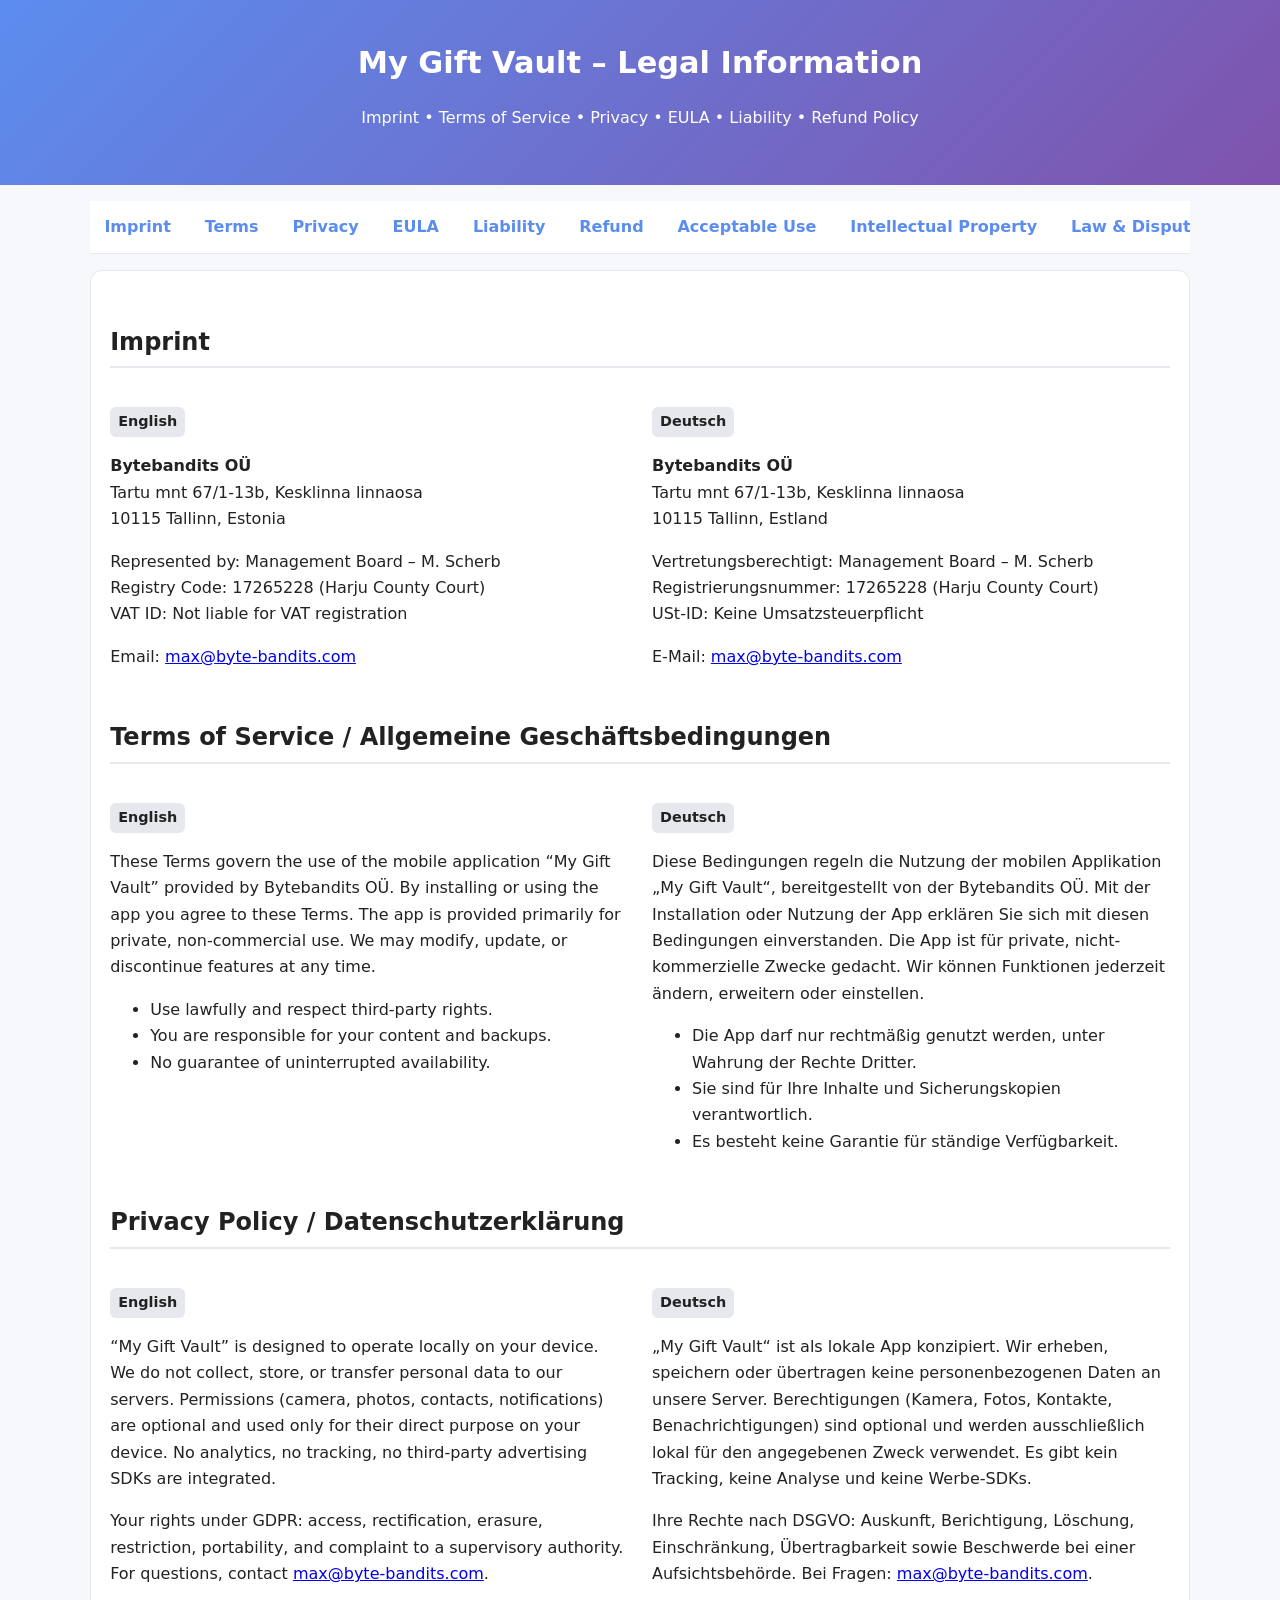
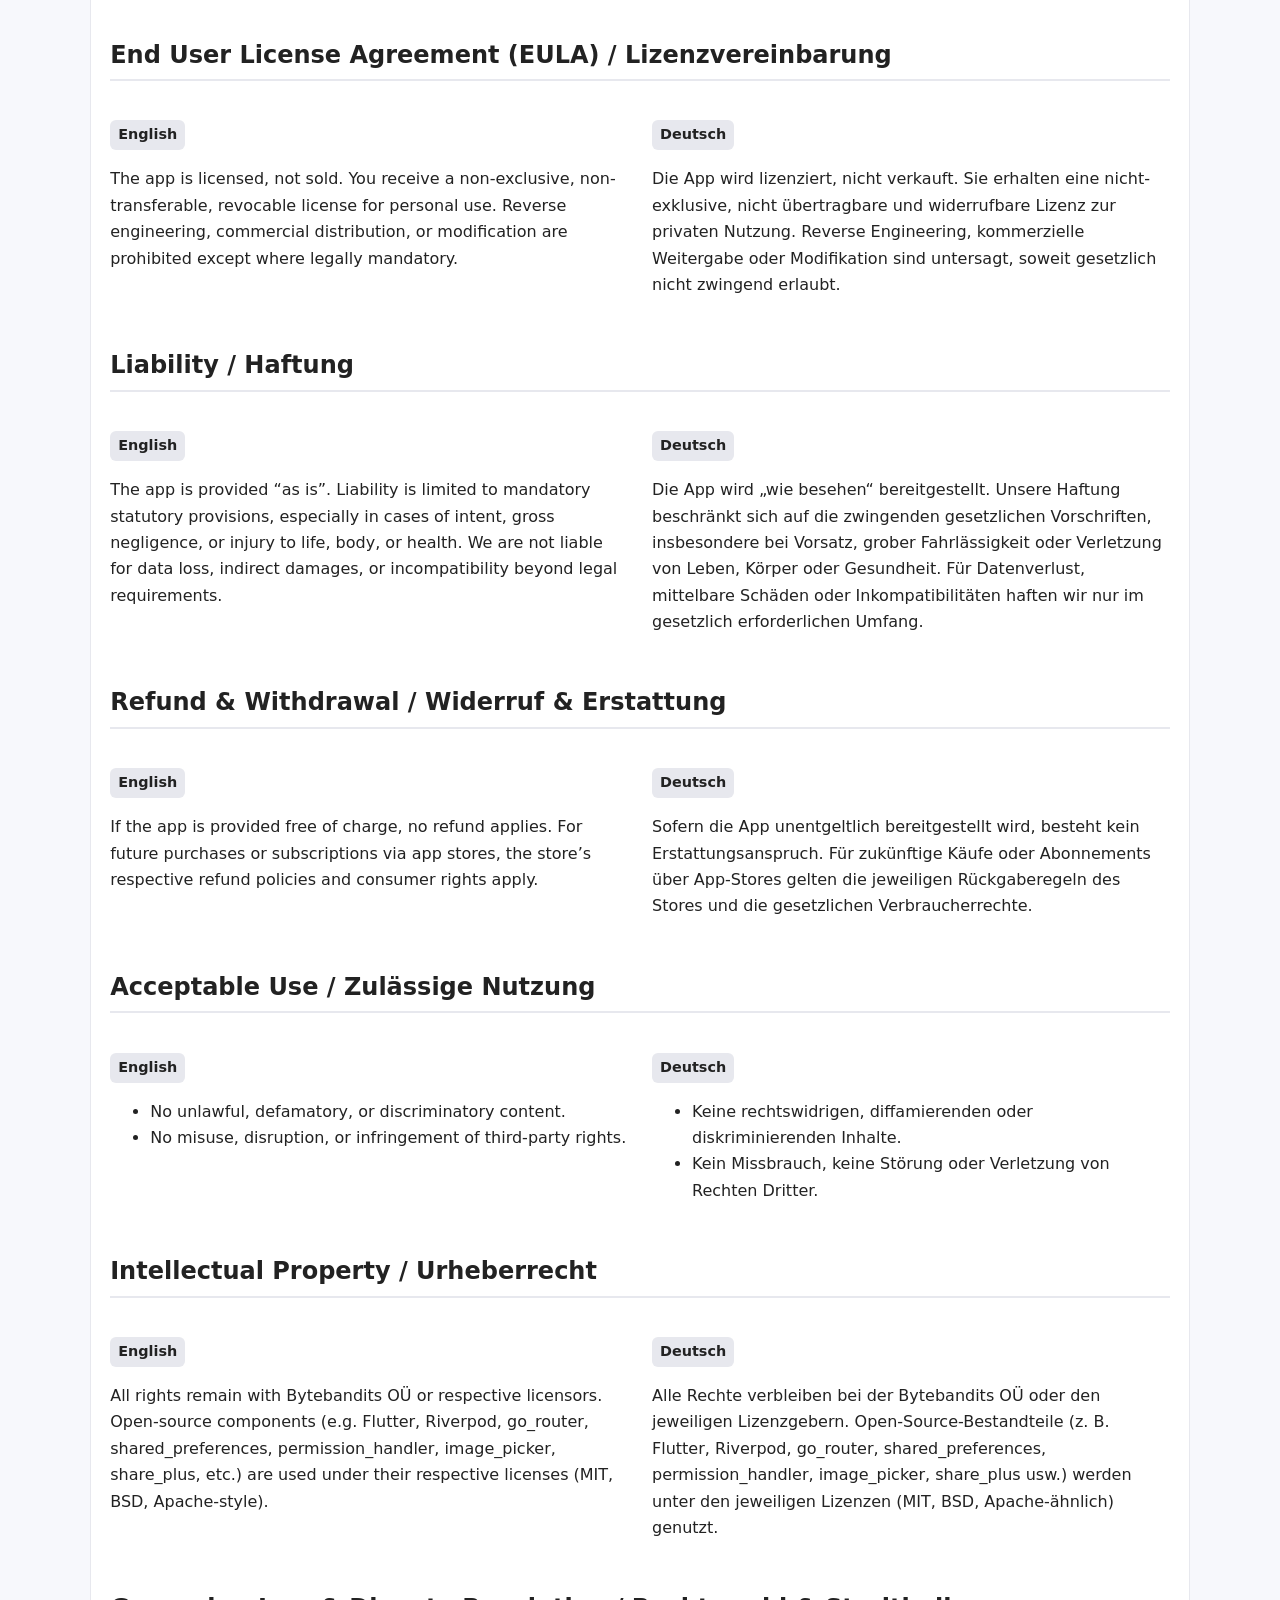
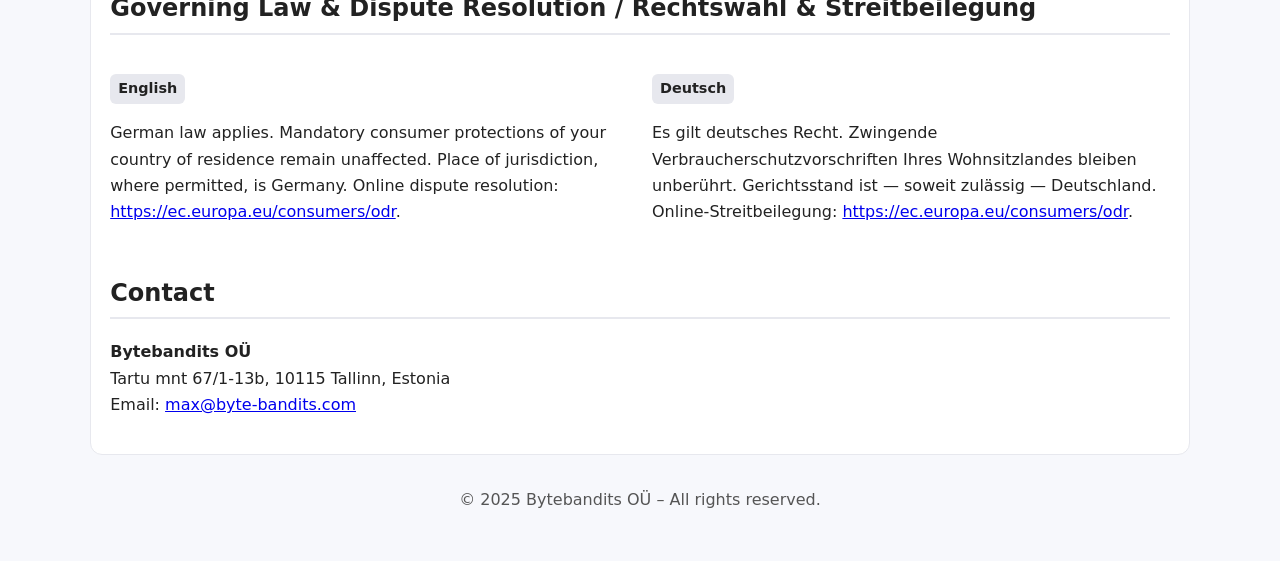
<file: mygiftvault_legal.html>
<!DOCTYPE html>
<html lang="en">
<head>
    <meta charset="UTF-8">
    <meta name="viewport" content="width=device-width, initial-scale=1">
    <title>My Gift Vault – Legal Information</title>
    <meta name="color-scheme" content="light dark">
    <style>
        :root {
          --primary:#5B8DEF; --secondary:#7F53AC;
          --ink:#222; --muted:#555; --bg:#f7f8fc;
          --card:#fff; --border:#e7e8ee;
        }
        @media (prefers-color-scheme: dark) {
          :root {
            --ink:#f1f1f1; --muted:#bbb;
            --bg:#0f1216; --card:#12161d; --border:#243042;
          }
        }
        body {
          margin:0; font:16px/1.65 system-ui,Segoe UI,Roboto,Ubuntu,Arial,sans-serif;
          background:var(--bg); color:var(--ink);
        }
        header {
          background:linear-gradient(135deg,var(--primary),var(--secondary));
          color:#fff; padding:2.4rem 1rem; text-align:center;
        }
        header h1 {margin:0;font-size:1.9rem;}
        .container {max-width:1100px; margin:auto; padding:1rem;}
        nav {
          position:sticky; top:0; z-index:10;
          background:var(--card); border-bottom:1px solid var(--border);
          overflow-x:auto; white-space:nowrap;
        }
        nav a {
          display:inline-block; padding:.8rem .9rem;
          color:var(--primary); font-weight:600;
          text-decoration:none;
        }
        nav a:hover {text-decoration:underline;}
        main {
          background:var(--card); border:1px solid var(--border);
          border-radius:12px; padding:1.2rem;
          margin-top:1rem;
        }
        h2 {
          margin-top:2rem;
          border-bottom:2px solid var(--border);
          padding-bottom:.25rem;
        }
        h3 {margin-top:1.4rem;}
        .muted {color:var(--muted);}
        .note {
          background:rgba(91,141,239,.08);
          border:1px solid rgba(91,141,239,.25);
          padding:.8rem; border-radius:8px;
        }
        .twocol {
          display:grid; grid-template-columns:1fr; gap:1.5rem;
        }
        @media(min-width:900px){
          .twocol{grid-template-columns:1fr 1fr;}
        }
        footer {
          margin:2rem auto; text-align:center; color:var(--muted);
        }
        .lang {
          font-size:.9rem; font-weight:600; margin-top:1.2rem;
          padding:.2rem .5rem; border-radius:6px;
          background:var(--border); display:inline-block;
        }
    </style>
</head>
<body>
<header>
    <h1>My Gift Vault – Legal Information</h1>
    <p>Imprint • Terms of Service • Privacy • EULA • Liability • Refund Policy</p>
</header>

<div class="container">
    <nav>
        <a href="#imprint">Imprint</a>
        <a href="#terms">Terms</a>
        <a href="#privacy">Privacy</a>
        <a href="#eula">EULA</a>
        <a href="#liability">Liability</a>
        <a href="#refund">Refund</a>
        <a href="#use">Acceptable Use</a>
        <a href="#ip">Intellectual Property</a>
        <a href="#law">Law & Disputes</a>
        <a href="#contact">Contact</a>
    </nav>

    <main>
        <!-- Imprint -->
        <section id="imprint">
            <h2>Imprint</h2>
            <div class="twocol">
                <div>
                    <div class="lang">English</div>
                    <p><strong>Bytebandits OÜ</strong><br>
                        Tartu mnt 67/1-13b, Kesklinna linnaosa<br>
                        10115 Tallinn, Estonia</p>
                    <p>Represented by: Management Board – M. Scherb<br>
                        Registry Code: 17265228 (Harju County Court)<br>
                        VAT ID: Not liable for VAT registration</p>
                    <p>Email: <a href="mailto:max@byte-bandits.com">max@byte-bandits.com</a></p>
                </div>
                <div>
                    <div class="lang">Deutsch</div>
                    <p><strong>Bytebandits OÜ</strong><br>
                        Tartu mnt 67/1-13b, Kesklinna linnaosa<br>
                        10115 Tallinn, Estland</p>
                    <p>Vertretungsberechtigt: Management Board – M. Scherb<br>
                        Registrierungsnummer: 17265228 (Harju County Court)<br>
                        USt-ID: Keine Umsatzsteuerpflicht</p>
                    <p>E-Mail: <a href="mailto:max@byte-bandits.com">max@byte-bandits.com</a></p>
                </div>
            </div>
        </section>

        <!-- Terms -->
        <section id="terms">
            <h2>Terms of Service / Allgemeine Geschäftsbedingungen</h2>
            <div class="twocol">
                <div>
                    <div class="lang">English</div>
                    <p>These Terms govern the use of the mobile application “My Gift Vault” provided by Bytebandits OÜ. By installing or using the app you agree to these Terms. The app is provided primarily for private, non-commercial use. We may modify, update, or discontinue features at any time.</p>
                    <ul>
                        <li>Use lawfully and respect third-party rights.</li>
                        <li>You are responsible for your content and backups.</li>
                        <li>No guarantee of uninterrupted availability.</li>
                    </ul>
                </div>
                <div>
                    <div class="lang">Deutsch</div>
                    <p>Diese Bedingungen regeln die Nutzung der mobilen Applikation „My Gift Vault“, bereitgestellt von der Bytebandits OÜ. Mit der Installation oder Nutzung der App erklären Sie sich mit diesen Bedingungen einverstanden. Die App ist für private, nicht-kommerzielle Zwecke gedacht. Wir können Funktionen jederzeit ändern, erweitern oder einstellen.</p>
                    <ul>
                        <li>Die App darf nur rechtmäßig genutzt werden, unter Wahrung der Rechte Dritter.</li>
                        <li>Sie sind für Ihre Inhalte und Sicherungskopien verantwortlich.</li>
                        <li>Es besteht keine Garantie für ständige Verfügbarkeit.</li>
                    </ul>
                </div>
            </div>
        </section>

        <!-- Privacy -->
        <section id="privacy">
            <h2>Privacy Policy / Datenschutzerklärung</h2>
            <div class="twocol">
                <div>
                    <div class="lang">English</div>
                    <p>“My Gift Vault” is designed to operate locally on your device. We do not collect, store, or transfer personal data to our servers. Permissions (camera, photos, contacts, notifications) are optional and used only for their direct purpose on your device. No analytics, no tracking, no third-party advertising SDKs are integrated.</p>
                    <p>Your rights under GDPR: access, rectification, erasure, restriction, portability, and complaint to a supervisory authority. For questions, contact <a href="mailto:max@byte-bandits.com">max@byte-bandits.com</a>.</p>
                </div>
                <div>
                    <div class="lang">Deutsch</div>
                    <p>„My Gift Vault“ ist als lokale App konzipiert. Wir erheben, speichern oder übertragen keine personenbezogenen Daten an unsere Server. Berechtigungen (Kamera, Fotos, Kontakte, Benachrichtigungen) sind optional und werden ausschließlich lokal für den angegebenen Zweck verwendet. Es gibt kein Tracking, keine Analyse und keine Werbe-SDKs.</p>
                    <p>Ihre Rechte nach DSGVO: Auskunft, Berichtigung, Löschung, Einschränkung, Übertragbarkeit sowie Beschwerde bei einer Aufsichtsbehörde. Bei Fragen: <a href="mailto:max@byte-bandits.com">max@byte-bandits.com</a>.</p>
                </div>
            </div>
        </section>

        <!-- EULA -->
        <section id="eula">
            <h2>End User License Agreement (EULA) / Lizenzvereinbarung</h2>
            <div class="twocol">
                <div>
                    <div class="lang">English</div>
                    <p>The app is licensed, not sold. You receive a non-exclusive, non-transferable, revocable license for personal use. Reverse engineering, commercial distribution, or modification are prohibited except where legally mandatory.</p>
                </div>
                <div>
                    <div class="lang">Deutsch</div>
                    <p>Die App wird lizenziert, nicht verkauft. Sie erhalten eine nicht-exklusive, nicht übertragbare und widerrufbare Lizenz zur privaten Nutzung. Reverse Engineering, kommerzielle Weitergabe oder Modifikation sind untersagt, soweit gesetzlich nicht zwingend erlaubt.</p>
                </div>
            </div>
        </section>

        <!-- Liability -->
        <section id="liability">
            <h2>Liability / Haftung</h2>
            <div class="twocol">
                <div>
                    <div class="lang">English</div>
                    <p>The app is provided “as is”. Liability is limited to mandatory statutory provisions, especially in cases of intent, gross negligence, or injury to life, body, or health. We are not liable for data loss, indirect damages, or incompatibility beyond legal requirements.</p>
                </div>
                <div>
                    <div class="lang">Deutsch</div>
                    <p>Die App wird „wie besehen“ bereitgestellt. Unsere Haftung beschränkt sich auf die zwingenden gesetzlichen Vorschriften, insbesondere bei Vorsatz, grober Fahrlässigkeit oder Verletzung von Leben, Körper oder Gesundheit. Für Datenverlust, mittelbare Schäden oder Inkompatibilitäten haften wir nur im gesetzlich erforderlichen Umfang.</p>
                </div>
            </div>
        </section>

        <!-- Refund -->
        <section id="refund">
            <h2>Refund & Withdrawal / Widerruf & Erstattung</h2>
            <div class="twocol">
                <div>
                    <div class="lang">English</div>
                    <p>If the app is provided free of charge, no refund applies. For future purchases or subscriptions via app stores, the store’s respective refund policies and consumer rights apply.</p>
                </div>
                <div>
                    <div class="lang">Deutsch</div>
                    <p>Sofern die App unentgeltlich bereitgestellt wird, besteht kein Erstattungsanspruch. Für zukünftige Käufe oder Abonnements über App-Stores gelten die jeweiligen Rückgaberegeln des Stores und die gesetzlichen Verbraucherrechte.</p>
                </div>
            </div>
        </section>

        <!-- Acceptable Use -->
        <section id="use">
            <h2>Acceptable Use / Zulässige Nutzung</h2>
            <div class="twocol">
                <div>
                    <div class="lang">English</div>
                    <ul>
                        <li>No unlawful, defamatory, or discriminatory content.</li>
                        <li>No misuse, disruption, or infringement of third-party rights.</li>
                    </ul>
                </div>
                <div>
                    <div class="lang">Deutsch</div>
                    <ul>
                        <li>Keine rechtswidrigen, diffamierenden oder diskriminierenden Inhalte.</li>
                        <li>Kein Missbrauch, keine Störung oder Verletzung von Rechten Dritter.</li>
                    </ul>
                </div>
            </div>
        </section>

        <!-- IP -->
        <section id="ip">
            <h2>Intellectual Property / Urheberrecht</h2>
            <div class="twocol">
                <div>
                    <div class="lang">English</div>
                    <p>All rights remain with Bytebandits OÜ or respective licensors. Open-source components (e.g. Flutter, Riverpod, go_router, shared_preferences, permission_handler, image_picker, share_plus, etc.) are used under their respective licenses (MIT, BSD, Apache-style).</p>
                </div>
                <div>
                    <div class="lang">Deutsch</div>
                    <p>Alle Rechte verbleiben bei der Bytebandits OÜ oder den jeweiligen Lizenzgebern. Open-Source-Bestandteile (z. B. Flutter, Riverpod, go_router, shared_preferences, permission_handler, image_picker, share_plus usw.) werden unter den jeweiligen Lizenzen (MIT, BSD, Apache-ähnlich) genutzt.</p>
                </div>
            </div>
        </section>

        <!-- Law -->
        <section id="law">
            <h2>Governing Law & Dispute Resolution / Rechtswahl & Streitbeilegung</h2>
            <div class="twocol">
                <div>
                    <div class="lang">English</div>
                    <p>German law applies. Mandatory consumer protections of your country of residence remain unaffected. Place of jurisdiction, where permitted, is Germany. Online dispute resolution: <a href="https://ec.europa.eu/consumers/odr" target="_blank" rel="noopener">https://ec.europa.eu/consumers/odr</a>.</p>
                </div>
                <div>
                    <div class="lang">Deutsch</div>
                    <p>Es gilt deutsches Recht. Zwingende Verbraucherschutzvorschriften Ihres Wohnsitzlandes bleiben unberührt. Gerichtsstand ist — soweit zulässig — Deutschland. Online-Streitbeilegung: <a href="https://ec.europa.eu/consumers/odr" target="_blank" rel="noopener">https://ec.europa.eu/consumers/odr</a>.</p>
                </div>
            </div>
        </section>

        <!-- Contact -->
        <section id="contact">
            <h2>Contact</h2>
            <p><strong>Bytebandits OÜ</strong><br>
                Tartu mnt 67/1-13b, 10115 Tallinn, Estonia<br>
                Email: <a href="mailto:max@byte-bandits.com">max@byte-bandits.com</a></p>
        </section>

    </main>

    <footer>© 2025 Bytebandits OÜ – All rights reserved.</footer>
</div>
</body>
</html>
</file>
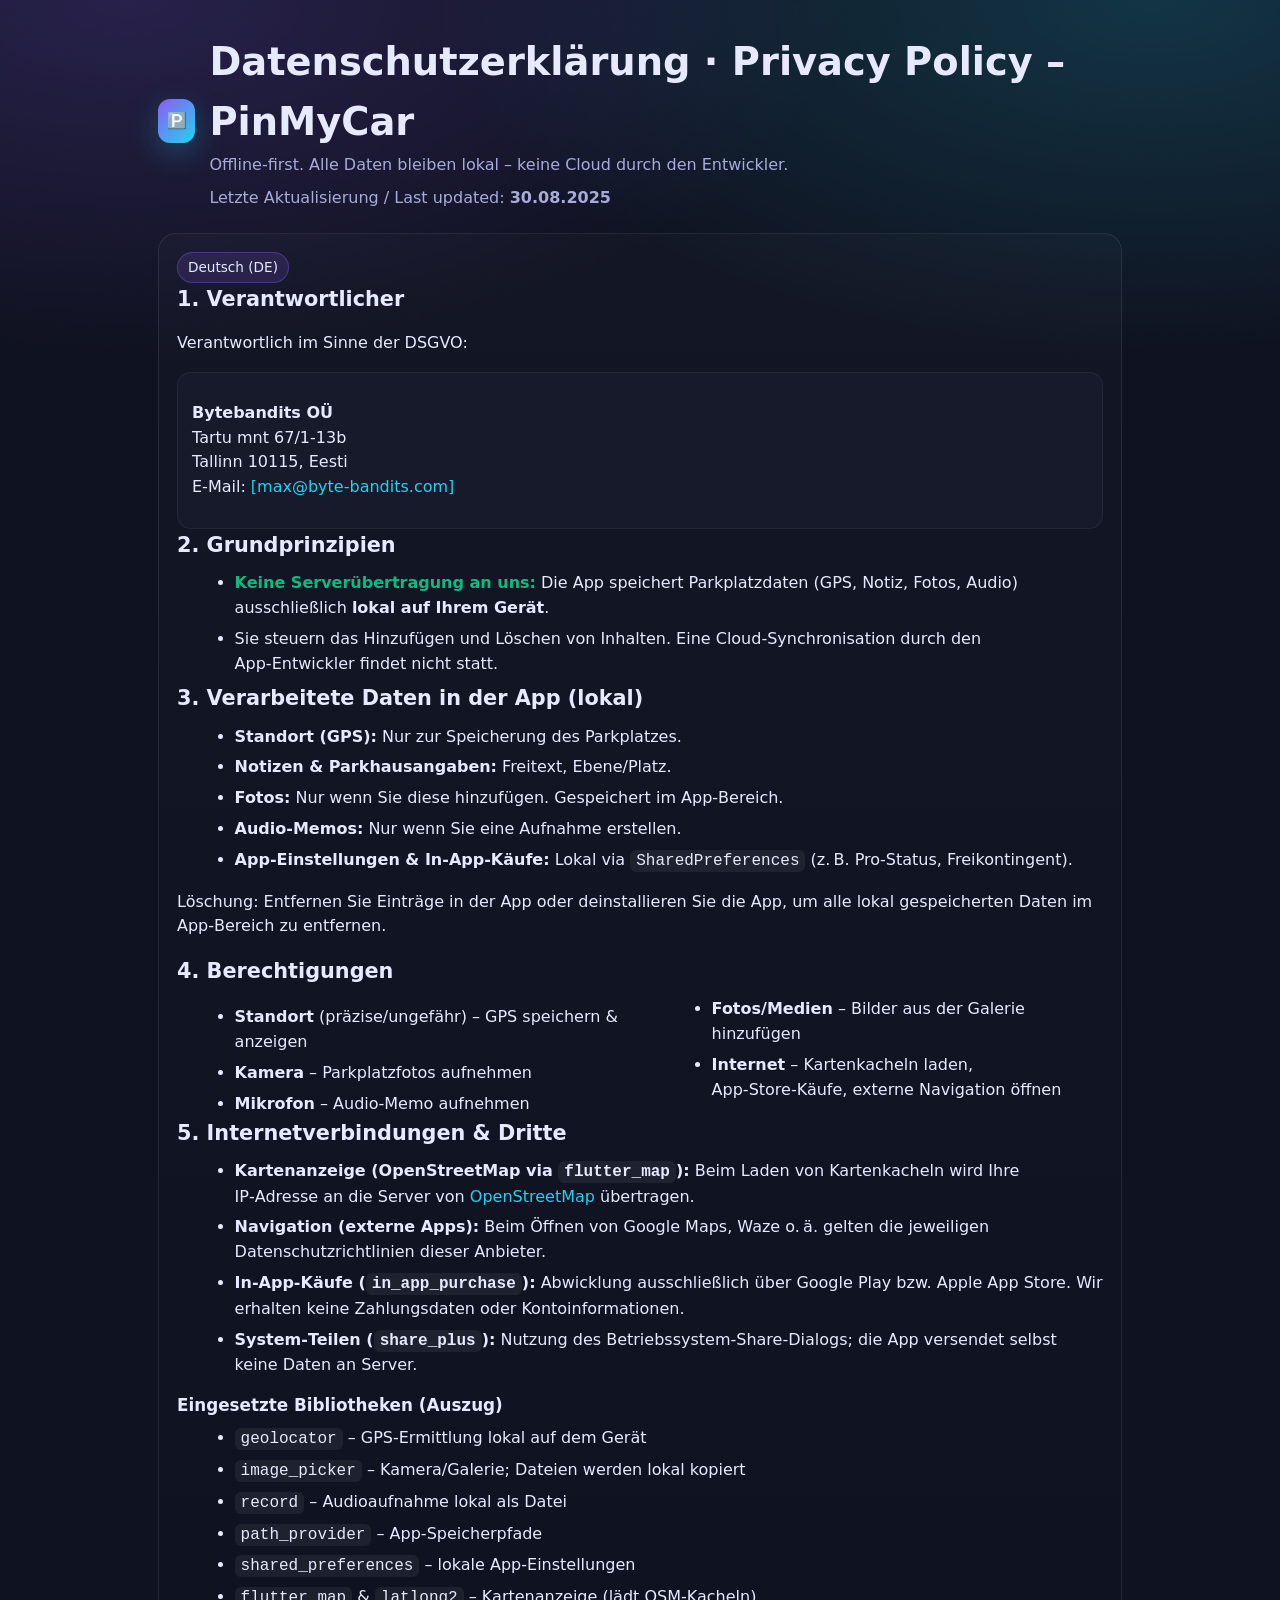
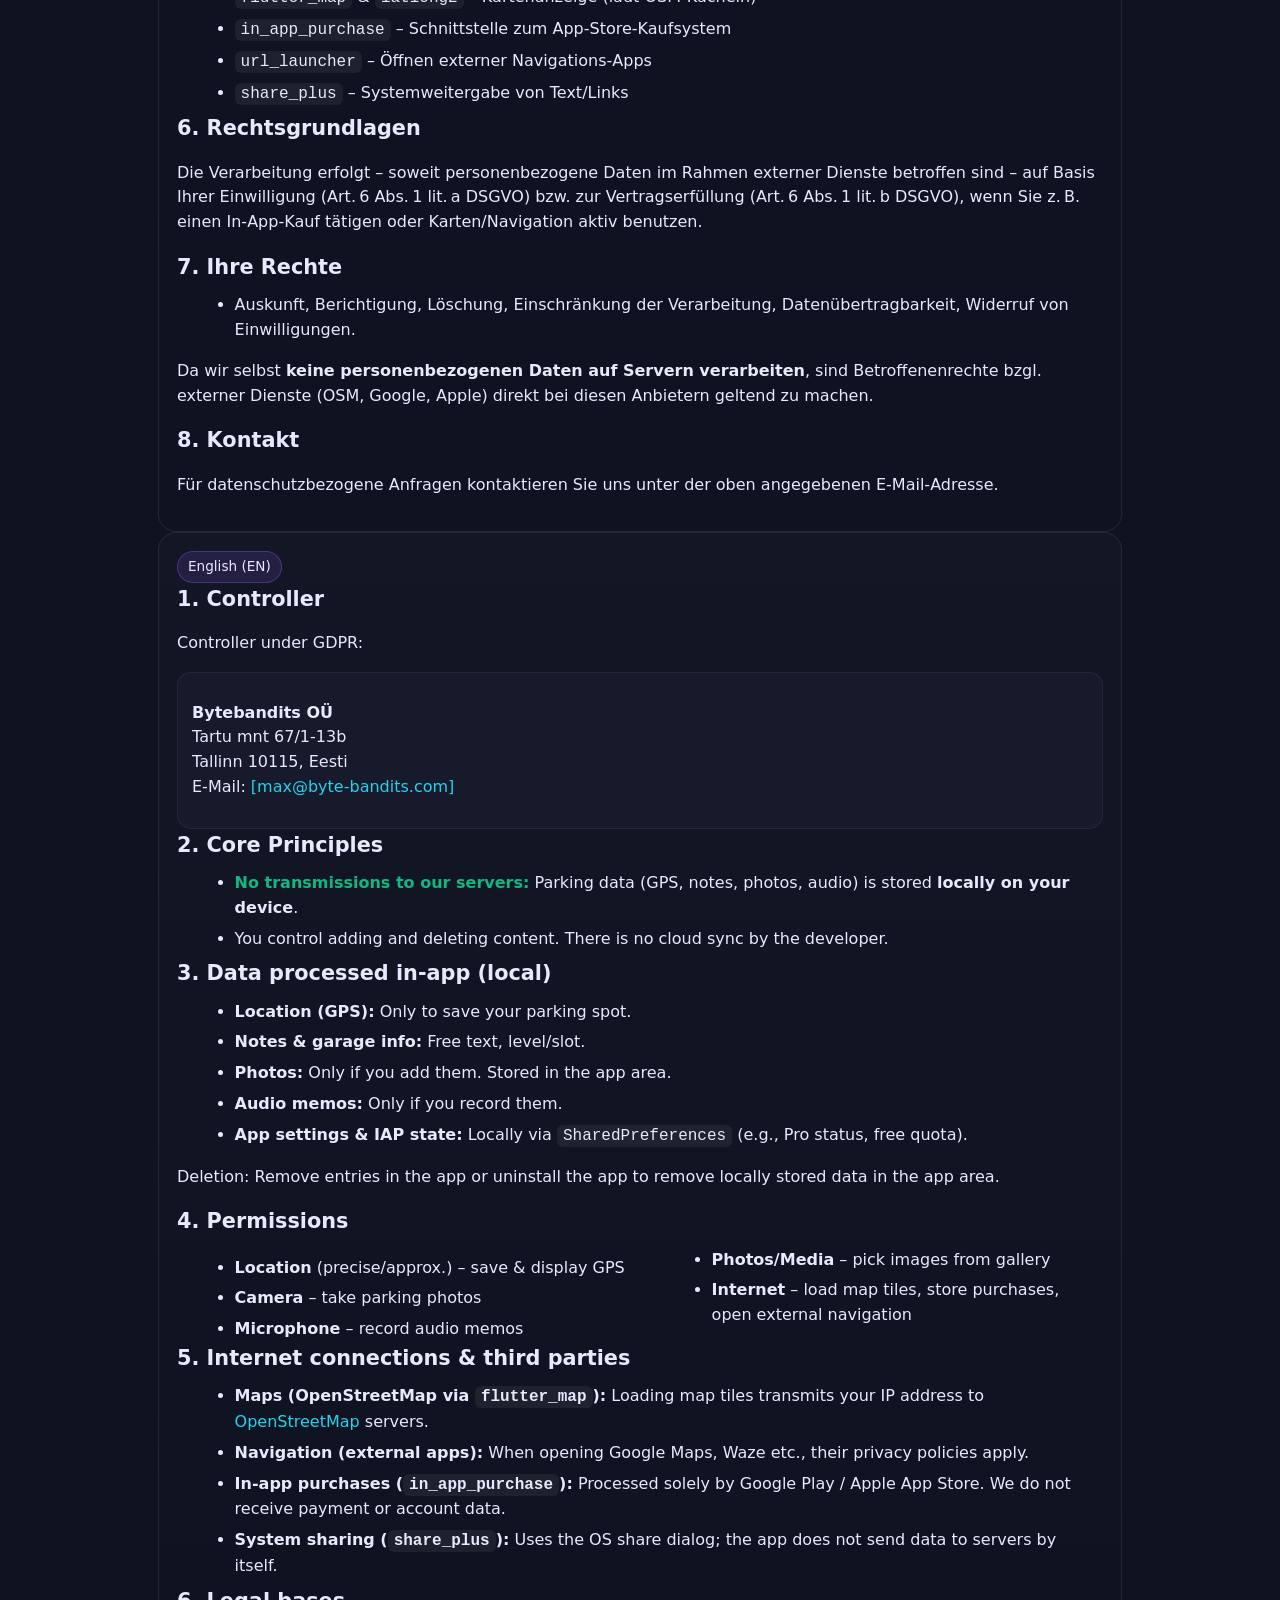
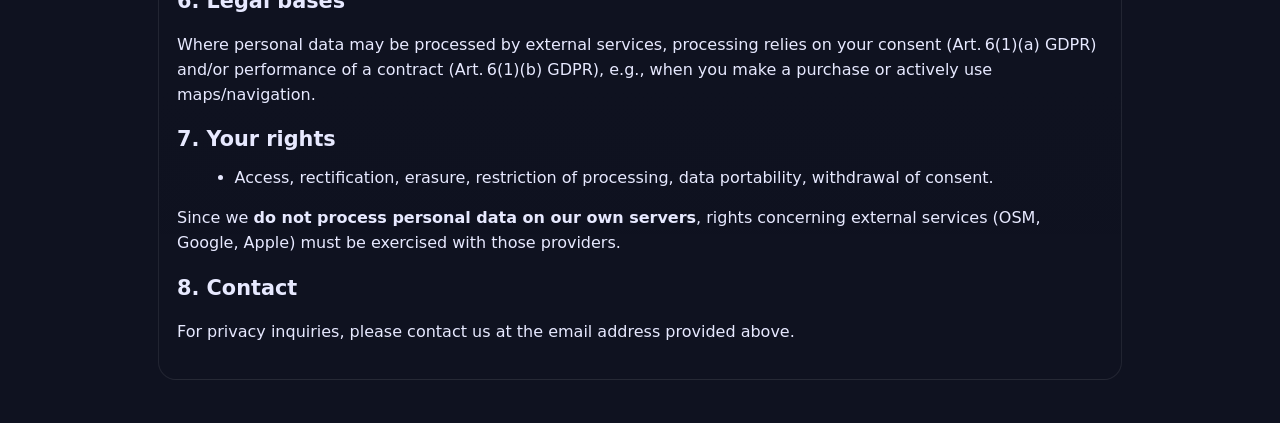
<file: PinMyCar_privacypolicy.html>
<!DOCTYPE html>
<html lang="de">
<head>
<meta charset="utf-8" />
<meta name="viewport" content="width=device-width, initial-scale=1" />
<title>Datenschutzerklärung · Privacy Policy – PinMyCar</title>
<style>
  :root {
    --bg: #0f1220;
    --card: #171a2b;
    --text: #e7e9ff;
    --muted: #a7acd9;
    --accent: #8b5cf6;
    --accent-2: #22d3ee;
    --ok: #10b981;
  }
  * { box-sizing: border-box; }
  html, body { margin:0; padding:0; background: radial-gradient(1200px 600px at 10% 0%, rgba(139,92,246,.20), transparent 60%), radial-gradient(1200px 600px at 90% 0%, rgba(34,211,238,.18), transparent 60%), var(--bg); color: var(--text); font: 16px/1.55 system-ui, -apple-system, Segoe UI, Roboto, Helvetica, Arial, "Apple Color Emoji","Segoe UI Emoji"; }
  a { color: var(--accent-2); text-decoration: none; }
  a:hover { text-decoration: underline; }
  .wrap { max-width: 1000px; margin: 0 auto; padding: 32px 18px 60px; }
  header { display:flex; align-items:center; gap:14px; margin-bottom: 22px; }
  .logo { width: 44px; height: 44px; border-radius: 12px; background: linear-gradient(135deg, var(--accent), var(--accent-2)); display:grid; place-items:center; box-shadow: 0 10px 30px rgba(34,211,238,.25); }
  .logo span { font-weight: 800; color: white; }
  h1 { font-size: clamp(1.6rem, 2.2vw + 1rem, 2.4rem); margin: 0; }
  .subtitle { color: var(--muted); margin-top: 2px; }
  .meta { margin-top: 8px; color: var(--muted); }
  .grid { display: grid; grid-template-columns: 1fr; gap: 16px; }
  @media (min-width: 900px) { .grid { grid-template-columns: 1fr 1fr; } }
  section { background: linear-gradient(180deg, rgba(255,255,255,.02), rgba(255,255,255,.00)); border: 1px solid rgba(255,255,255,.08); border-radius: 18px; padding: 18px; }
  h2 { font-size: 1.3rem; margin: 0 0 10px; }
  h3 { font-size: 1.05rem; margin: 14px 0 6px; }
  ul { margin: 8px 0 0 1.1rem; }
  li { margin: 6px 0; }
  .ok { color: var(--ok); font-weight: 600; }
  .badge { display:inline-block; padding: 4px 10px; border-radius: 999px; background: rgba(139,92,246,.15); border: 1px solid rgba(139,92,246,.35); font-size: .85rem; margin-right: 8px; }
  .two-col { columns: 2; column-gap: 28px; }
  .card { background: var(--card); border-radius: 14px; padding: 12px 14px; border: 1px solid rgba(255,255,255,.06); }
  code { background: rgba(255,255,255,.06); padding: 2px 6px; border-radius: 6px; }
  footer { margin-top: 26px; color: var(--muted); }
</style>
</head>
<body>
  <div class="wrap">
    <header>
      <div class="logo"><span>🅿️</span></div>
      <div>
        <h1>Datenschutzerklärung · Privacy Policy – PinMyCar</h1>
        <div class="subtitle">Offline‑first. Alle Daten bleiben lokal – keine Cloud durch den Entwickler.</div>
        <div class="meta">Letzte Aktualisierung / Last updated: <strong>30.08.2025</strong></div>
      </div>
    </header>

    <!-- DE Section -->
    <section lang="de" id="de">
      <span class="badge">Deutsch (DE)</span>
      <h2>1. Verantwortlicher</h2>
      <p>Verantwortlich im Sinne der DSGVO:</p>
      <div class="card">
        <p><strong>Bytebandits OÜ</strong><br>
          Tartu mnt 67/1-13b<br>
          Tallinn 10115, Eesti<br>
        E‑Mail: <a href="mailto:[max@byte-bandits.com]">[max@byte-bandits.com]</a></p>
      </div>

      <h2>2. Grundprinzipien</h2>
      <ul>
        <li><span class="ok">Keine Serverübertragung an uns:</span> Die App speichert Parkplatzdaten (GPS, Notiz, Fotos, Audio) ausschließlich <strong>lokal auf Ihrem Gerät</strong>.</li>
        <li>Sie steuern das Hinzufügen und Löschen von Inhalten. Eine Cloud‑Synchronisation durch den App‑Entwickler findet nicht statt.</li>
      </ul>

      <h2>3. Verarbeitete Daten in der App (lokal)</h2>
      <ul>
        <li><strong>Standort (GPS):</strong> Nur zur Speicherung des Parkplatzes.</li>
        <li><strong>Notizen & Parkhausangaben:</strong> Freitext, Ebene/Platz.</li>
        <li><strong>Fotos:</strong> Nur wenn Sie diese hinzufügen. Gespeichert im App‑Bereich.</li>
        <li><strong>Audio‑Memos:</strong> Nur wenn Sie eine Aufnahme erstellen.</li>
        <li><strong>App‑Einstellungen & In‑App‑Käufe:</strong> Lokal via <code>SharedPreferences</code> (z. B. Pro‑Status, Freikontingent).</li>
      </ul>
      <p>Löschung: Entfernen Sie Einträge in der App oder deinstallieren Sie die App, um alle lokal gespeicherten Daten im App‑Bereich zu entfernen.</p>

      <h2>4. Berechtigungen</h2>
      <div class="two-col">
        <ul>
          <li><strong>Standort</strong> (präzise/ungefähr) – GPS speichern & anzeigen</li>
          <li><strong>Kamera</strong> – Parkplatzfotos aufnehmen</li>
          <li><strong>Mikrofon</strong> – Audio‑Memo aufnehmen</li>
          <li><strong>Fotos/Medien</strong> – Bilder aus der Galerie hinzufügen</li>
          <li><strong>Internet</strong> – Kartenkacheln laden, App‑Store‑Käufe, externe Navigation öffnen</li>
        </ul>
      </div>

      <h2>5. Internetverbindungen & Dritte</h2>
      <ul>
        <li><strong>Kartenanzeige (OpenStreetMap via <code>flutter_map</code>):</strong> Beim Laden von Kartenkacheln wird Ihre IP‑Adresse an die Server von <a href="https://www.openstreetmap.org" target="_blank" rel="noopener">OpenStreetMap</a> übertragen.</li>
        <li><strong>Navigation (externe Apps):</strong> Beim Öffnen von Google Maps, Waze o. ä. gelten die jeweiligen Datenschutzrichtlinien dieser Anbieter.</li>
        <li><strong>In‑App‑Käufe (<code>in_app_purchase</code>):</strong> Abwicklung ausschließlich über Google Play bzw. Apple App Store. Wir erhalten keine Zahlungsdaten oder Kontoinformationen.</li>
        <li><strong>System‑Teilen (<code>share_plus</code>):</strong> Nutzung des Betriebssystem‑Share‑Dialogs; die App versendet selbst keine Daten an Server.</li>
      </ul>

      <h3>Eingesetzte Bibliotheken (Auszug)</h3>
      <ul>
        <li><code>geolocator</code> – GPS‑Ermittlung lokal auf dem Gerät</li>
        <li><code>image_picker</code> – Kamera/Galerie; Dateien werden lokal kopiert</li>
        <li><code>record</code> – Audioaufnahme lokal als Datei</li>
        <li><code>path_provider</code> – App‑Speicherpfade</li>
        <li><code>shared_preferences</code> – lokale App‑Einstellungen</li>
        <li><code>flutter_map</code> &amp; <code>latlong2</code> – Kartenanzeige (lädt OSM‑Kacheln)</li>
        <li><code>in_app_purchase</code> – Schnittstelle zum App‑Store‑Kaufsystem</li>
        <li><code>url_launcher</code> – Öffnen externer Navigations‑Apps</li>
        <li><code>share_plus</code> – Systemweitergabe von Text/Links</li>
      </ul>

      <h2>6. Rechtsgrundlagen</h2>
      <p>Die Verarbeitung erfolgt – soweit personenbezogene Daten im Rahmen externer Dienste betroffen sind – auf Basis Ihrer Einwilligung (Art. 6 Abs. 1 lit. a DSGVO) bzw. zur Vertragserfüllung (Art. 6 Abs. 1 lit. b DSGVO), wenn Sie z. B. einen In‑App‑Kauf tätigen oder Karten/Navigation aktiv benutzen.</p>

      <h2>7. Ihre Rechte</h2>
      <ul>
        <li>Auskunft, Berichtigung, Löschung, Einschränkung der Verarbeitung, Datenübertragbarkeit, Widerruf von Einwilligungen.</li>
      </ul>
      <p>Da wir selbst <strong>keine personenbezogenen Daten auf Servern verarbeiten</strong>, sind Betroffenenrechte bzgl. externer Dienste (OSM, Google, Apple) direkt bei diesen Anbietern geltend zu machen.</p>

      <h2>8. Kontakt</h2>
      <p>Für datenschutzbezogene Anfragen kontaktieren Sie uns unter der oben angegebenen E‑Mail‑Adresse.</p>
    </section>

    <!-- EN Section -->
    <section lang="en" id="en">
      <span class="badge">English (EN)</span>
      <h2>1. Controller</h2>
      <p>Controller under GDPR:</p>
      <div class="card">
        <p><strong>Bytebandits OÜ</strong><br>
          Tartu mnt 67/1-13b<br>
          Tallinn 10115, Eesti<br>
          E‑Mail: <a href="mailto:[max@byte-bandits.com]">[max@byte-bandits.com]</a></p>
      </div>

      <h2>2. Core Principles</h2>
      <ul>
        <li><span class="ok">No transmissions to our servers:</span> Parking data (GPS, notes, photos, audio) is stored <strong>locally on your device</strong>.</li>
        <li>You control adding and deleting content. There is no cloud sync by the developer.</li>
      </ul>

      <h2>3. Data processed in‑app (local)</h2>
      <ul>
        <li><strong>Location (GPS):</strong> Only to save your parking spot.</li>
        <li><strong>Notes & garage info:</strong> Free text, level/slot.</li>
        <li><strong>Photos:</strong> Only if you add them. Stored in the app area.</li>
        <li><strong>Audio memos:</strong> Only if you record them.</li>
        <li><strong>App settings & IAP state:</strong> Locally via <code>SharedPreferences</code> (e.g., Pro status, free quota).</li>
      </ul>
      <p>Deletion: Remove entries in the app or uninstall the app to remove locally stored data in the app area.</p>

      <h2>4. Permissions</h2>
      <div class="two-col">
        <ul>
          <li><strong>Location</strong> (precise/approx.) – save & display GPS</li>
          <li><strong>Camera</strong> – take parking photos</li>
          <li><strong>Microphone</strong> – record audio memos</li>
          <li><strong>Photos/Media</strong> – pick images from gallery</li>
          <li><strong>Internet</strong> – load map tiles, store purchases, open external navigation</li>
        </ul>
      </div>

      <h2>5. Internet connections & third parties</h2>
      <ul>
        <li><strong>Maps (OpenStreetMap via <code>flutter_map</code>):</strong> Loading map tiles transmits your IP address to <a href="https://www.openstreetmap.org" target="_blank" rel="noopener">OpenStreetMap</a> servers.</li>
        <li><strong>Navigation (external apps):</strong> When opening Google Maps, Waze etc., their privacy policies apply.</li>
        <li><strong>In‑app purchases (<code>in_app_purchase</code>):</strong> Processed solely by Google Play / Apple App Store. We do not receive payment or account data.</li>
        <li><strong>System sharing (<code>share_plus</code>):</strong> Uses the OS share dialog; the app does not send data to servers by itself.</li>
      </ul>

      <h2>6. Legal bases</h2>
      <p>Where personal data may be processed by external services, processing relies on your consent (Art. 6(1)(a) GDPR) and/or performance of a contract (Art. 6(1)(b) GDPR), e.g., when you make a purchase or actively use maps/navigation.</p>

      <h2>7. Your rights</h2>
      <ul>
        <li>Access, rectification, erasure, restriction of processing, data portability, withdrawal of consent.</li>
      </ul>
      <p>Since we <strong>do not process personal data on our own servers</strong>, rights concerning external services (OSM, Google, Apple) must be exercised with those providers.</p>

      <h2>8. Contact</h2>
      <p>For privacy inquiries, please contact us at the email address provided above.</p>
    </section>

  </div>
</body>
</html>
</file>
<file: assets/index-Co-J1A8H.css>
:root{--font-display: "Fraunces", ui-serif, Georgia, "Times New Roman", Times, serif;--font-body: "Space Grotesk", ui-sans-serif, system-ui, -apple-system, Segoe UI, Roboto, Arial, "Apple Color Emoji", "Segoe UI Emoji";--ink: #0b0d12;--ink-2: #121522;--bone: #f7f2e8;--bone-2: #efe7da;--gilt: #c9a227;--gilt-soft: rgba(201, 162, 39, .35);--color-text-primary: var(--ink);--color-text-secondary: rgba(11, 13, 18, .72);--color-text-tertiary: rgba(11, 13, 18, .52);--color-bg-primary: var(--bone);--color-bg-secondary: var(--bone-2);--color-border: rgba(11, 13, 18, .14);--color-border-strong: rgba(11, 13, 18, .24);--container-max-width: 1220px;--container-padding: clamp(16px, 3.2vw, 40px);--frame-inset: max(12px, 1.6vw);--spacing-1: .25rem;--spacing-2: .5rem;--spacing-3: .75rem;--spacing-4: 1rem;--spacing-5: 1.5rem;--spacing-6: 2rem;--spacing-7: 3rem;--spacing-8: 4.5rem;--spacing-9: 6rem;--radius-sm: 10px;--radius-md: 16px;--radius-lg: 26px;--shadow-1: 0 10px 40px rgba(11, 13, 18, .1);--shadow-2: 0 20px 80px rgba(11, 13, 18, .16);--transition-fast: .16s cubic-bezier(.2, .9, .2, 1);--transition-medium: .26s cubic-bezier(.2, .9, .2, 1);--transition-slow: .6s cubic-bezier(.2, .9, .2, 1);--ease-out-expo: cubic-bezier(.16, 1, .3, 1);--ease-out-cubic: cubic-bezier(.22, 1, .36, 1);color-scheme:light;font-family:var(--font-body);line-height:1.55;font-weight:400}@media (prefers-color-scheme: dark){:root{--color-text-primary: rgba(247, 242, 232, .92);--color-text-secondary: rgba(247, 242, 232, .7);--color-text-tertiary: rgba(247, 242, 232, .52);--color-bg-primary: #0b0d12;--color-bg-secondary: #101426;--color-border: rgba(247, 242, 232, .16);--color-border-strong: rgba(247, 242, 232, .28);color-scheme:dark}}*{box-sizing:border-box;margin:0;padding:0}html{scroll-behavior:smooth;height:100%}@media (min-width: 769px){html:not(.bb-mobile){overflow:hidden}}html.bb-mobile{--container-padding: clamp(14px, 4.5vw, 22px);--safe-top: env(safe-area-inset-top, 0px);--safe-right: env(safe-area-inset-right, 0px);--safe-bottom: env(safe-area-inset-bottom, 0px);--safe-left: env(safe-area-inset-left, 0px);--fixed-ui-top: calc(1rem + var(--safe-top));--fixed-ui-left: calc(1rem + var(--safe-left));--fixed-ui-right: calc(1rem + var(--safe-right));--fixed-ui-bottom: calc(14px + var(--safe-bottom));--mobile-content-top: calc(var(--spacing-6) + 2.75rem + var(--safe-top));--mobile-content-bottom: calc(var(--spacing-6) + 2.25rem + var(--safe-bottom));height:auto;overflow:auto!important;scroll-padding-top:calc(var(--fixed-ui-top, 0px) + 4rem);touch-action:pan-y}html.bb-mobile body{position:relative!important;top:auto!important;left:auto!important;height:auto!important;min-height:100dvh;overflow-y:auto!important;overflow-x:hidden!important;overscroll-behavior:auto;touch-action:pan-y;-webkit-overflow-scrolling:touch;-webkit-text-size-adjust:100%;text-size-adjust:100%}body.bb-mobile{position:relative!important;top:auto!important;left:auto!important;height:auto!important;min-height:100dvh;overflow-y:auto!important;overflow-x:hidden!important;overscroll-behavior:auto;touch-action:pan-y;-webkit-overflow-scrolling:touch}html.bb-mobile #root{min-height:100dvh}body{margin:0;min-height:100vh;background-color:var(--color-bg-primary);color:var(--color-text-primary);font-family:inherit;font-size:16px;line-height:inherit;-webkit-font-smoothing:antialiased;-moz-osx-font-smoothing:grayscale;text-rendering:optimizeLegibility;width:100%;isolation:isolate;overflow-x:hidden}@media (min-width: 769px){body{height:100vh;overflow:hidden;position:fixed;top:0;left:0}}@media (max-width: 768px){body{min-height:100dvh;position:relative;overflow:hidden;overscroll-behavior:none;-webkit-text-size-adjust:100%;text-size-adjust:100%}}@media (min-width: 769px){body.bb-mobile{height:auto!important;overflow-y:auto!important;position:relative!important}}@media (max-width: 768px){body.bb-mobile{overflow-y:auto!important;overscroll-behavior:auto}}body:before{content:"";position:fixed;inset:-20vmax;z-index:-2;pointer-events:none;background:radial-gradient(1200px 800px at 18% 12%,rgba(201,162,39,.22),transparent 60%),radial-gradient(900px 650px at 82% 20%,rgba(11,13,18,.16),transparent 62%),radial-gradient(1100px 900px at 70% 88%,rgba(201,162,39,.12),transparent 60%),linear-gradient(180deg,#ffffff8c,#fff0);filter:blur(0px);opacity:1;transform:translateZ(0);animation:ambientDrift 22s var(--ease-out-expo) infinite alternate}body:after{content:"";position:fixed;inset:0;z-index:-1;pointer-events:none;background:repeating-radial-gradient(circle at 10% 10%,rgba(11,13,18,.02) 0 1px,transparent 1px 6px),repeating-linear-gradient(90deg,rgba(11,13,18,.015) 0 1px,transparent 1px 12px);mix-blend-mode:multiply;opacity:.55}@media (prefers-color-scheme: dark){body:before{background:radial-gradient(1200px 800px at 18% 12%,rgba(201,162,39,.16),transparent 60%),radial-gradient(900px 650px at 82% 20%,rgba(247,242,232,.1),transparent 62%),radial-gradient(1100px 900px at 70% 88%,rgba(201,162,39,.1),transparent 60%),linear-gradient(180deg,#1014268c,#0000)}body:after{mix-blend-mode:screen;opacity:.18;background:repeating-radial-gradient(circle at 20% 30%,rgba(247,242,232,.06) 0 1px,transparent 1px 7px),repeating-linear-gradient(90deg,rgba(247,242,232,.03) 0 1px,transparent 1px 14px)}}@keyframes ambientDrift{0%{transform:translate3d(-1.5vmax,-1vmax,0) rotate(-1.2deg)}to{transform:translate3d(1.5vmax,1vmax,0) rotate(1.2deg)}}h1,h2,h3,h4,h5,h6{font-family:var(--font-display);font-weight:520;line-height:1.2;margin:0;color:var(--color-text-primary)}h1{font-size:clamp(2.7rem,6.2vw,5rem);font-weight:650;letter-spacing:-.03em}h2{font-size:clamp(1.9rem,4.3vw,3.3rem);font-weight:560;letter-spacing:-.02em}h3{font-size:clamp(1.25rem,2.4vw,2rem);font-weight:540}p{margin:0;color:var(--color-text-secondary)}a{color:var(--color-text-primary);text-decoration:none;transition:opacity var(--transition-fast),text-decoration-color var(--transition-fast);text-decoration-thickness:1px;text-underline-offset:3px}a:hover{opacity:.7}button{font-family:inherit;font-size:inherit;border:none;background:none;cursor:pointer;padding:0}.container{max-width:var(--container-max-width);margin:0 auto;padding:0 var(--container-padding);width:100%}.section{width:100%;min-height:100vh;display:flex;align-items:center;padding:var(--spacing-9) 0}.section-content{width:100%}::-webkit-scrollbar{width:8px;height:8px}::-webkit-scrollbar-track{background:var(--color-bg-secondary)}::-webkit-scrollbar-thumb{background:var(--color-border-strong);border-radius:4px}::-webkit-scrollbar-thumb:hover{background:#0b0d1259}::selection{background:#c9a22747;color:var(--color-text-primary)}@media (prefers-color-scheme: dark){::selection{background:#c9a22738;color:var(--color-text-primary)}}@media (max-width: 768px){:root{--container-padding: clamp(14px, 4.5vw, 22px);--safe-top: env(safe-area-inset-top, 0px);--safe-right: env(safe-area-inset-right, 0px);--safe-bottom: env(safe-area-inset-bottom, 0px);--safe-left: env(safe-area-inset-left, 0px);--fixed-ui-top: calc(1rem + var(--safe-top));--fixed-ui-left: calc(1rem + var(--safe-left));--fixed-ui-right: calc(1rem + var(--safe-right));--fixed-ui-bottom: calc(14px + var(--safe-bottom));--mobile-content-top: calc(var(--spacing-7) + 2.5rem + var(--safe-top));--mobile-content-bottom: calc(var(--spacing-7) + 4.5rem + var(--safe-bottom))}.section{padding:var(--spacing-8) 0}}
</file>
